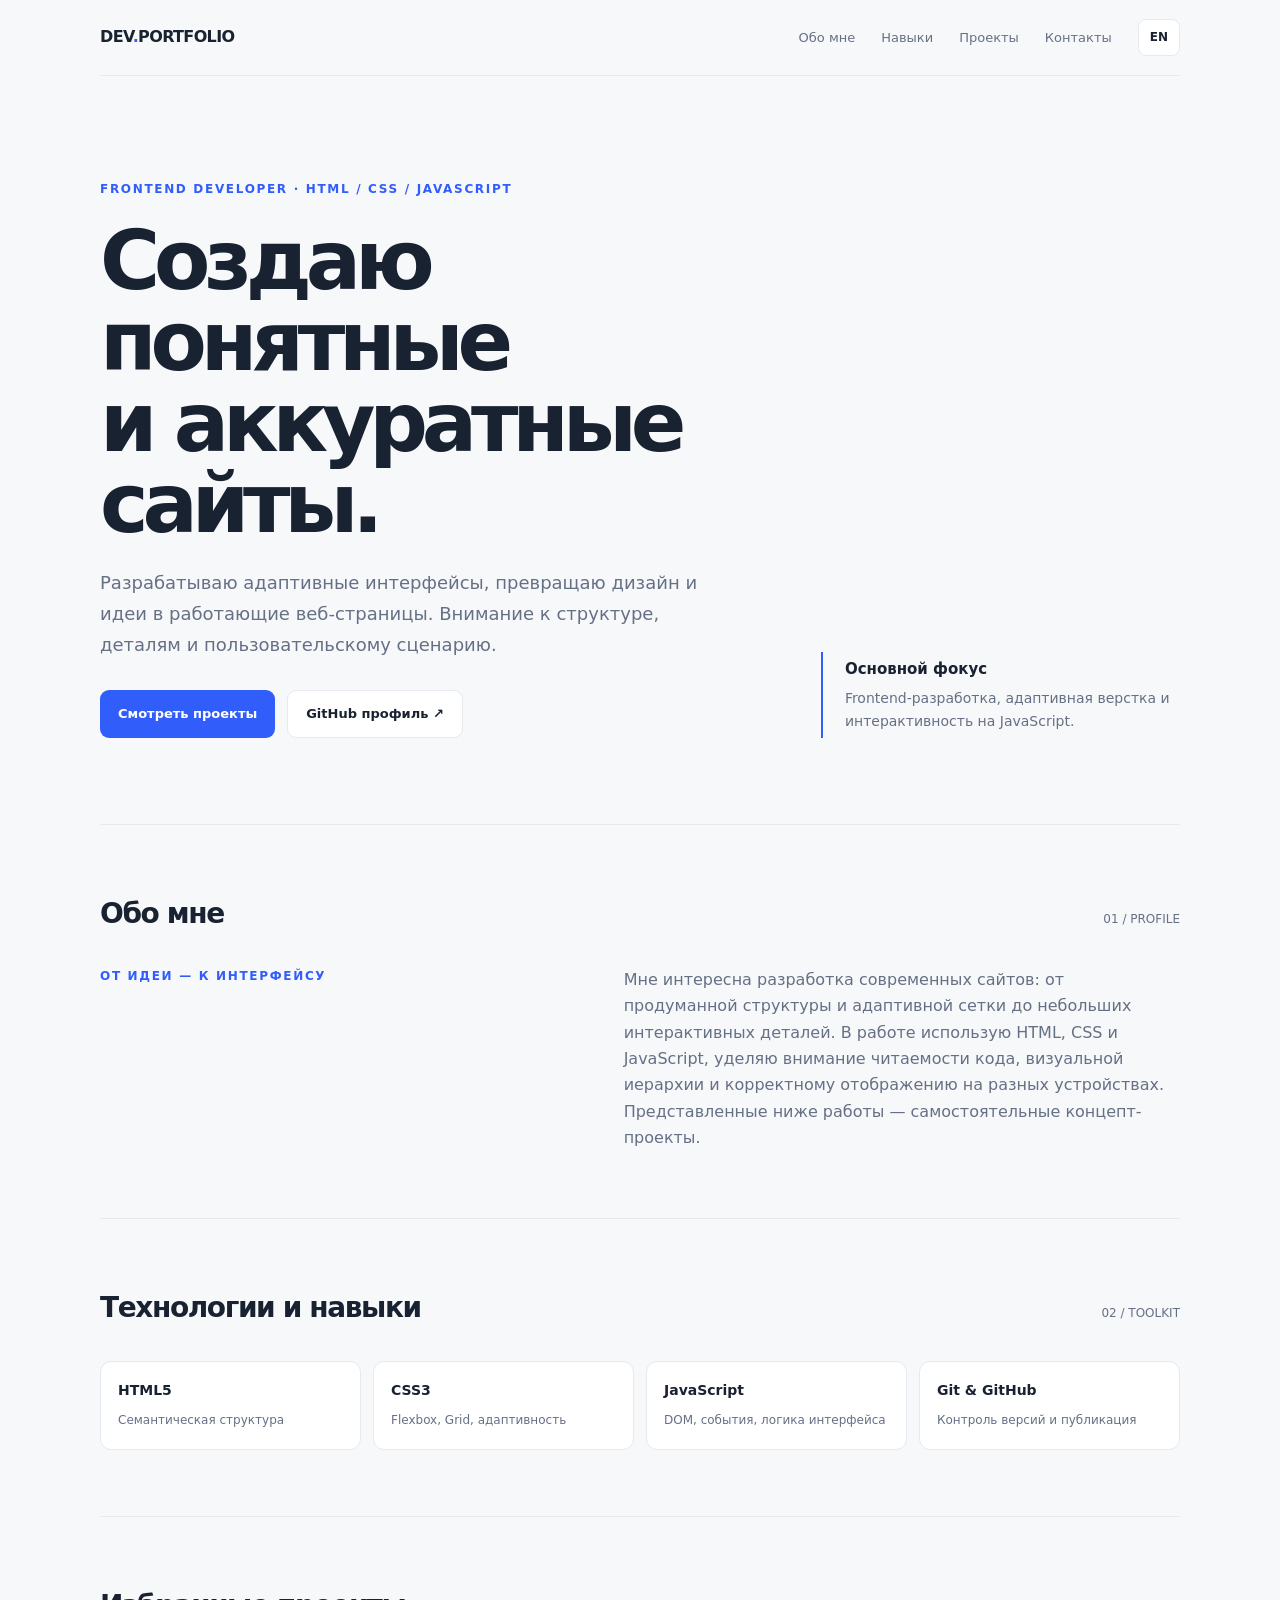
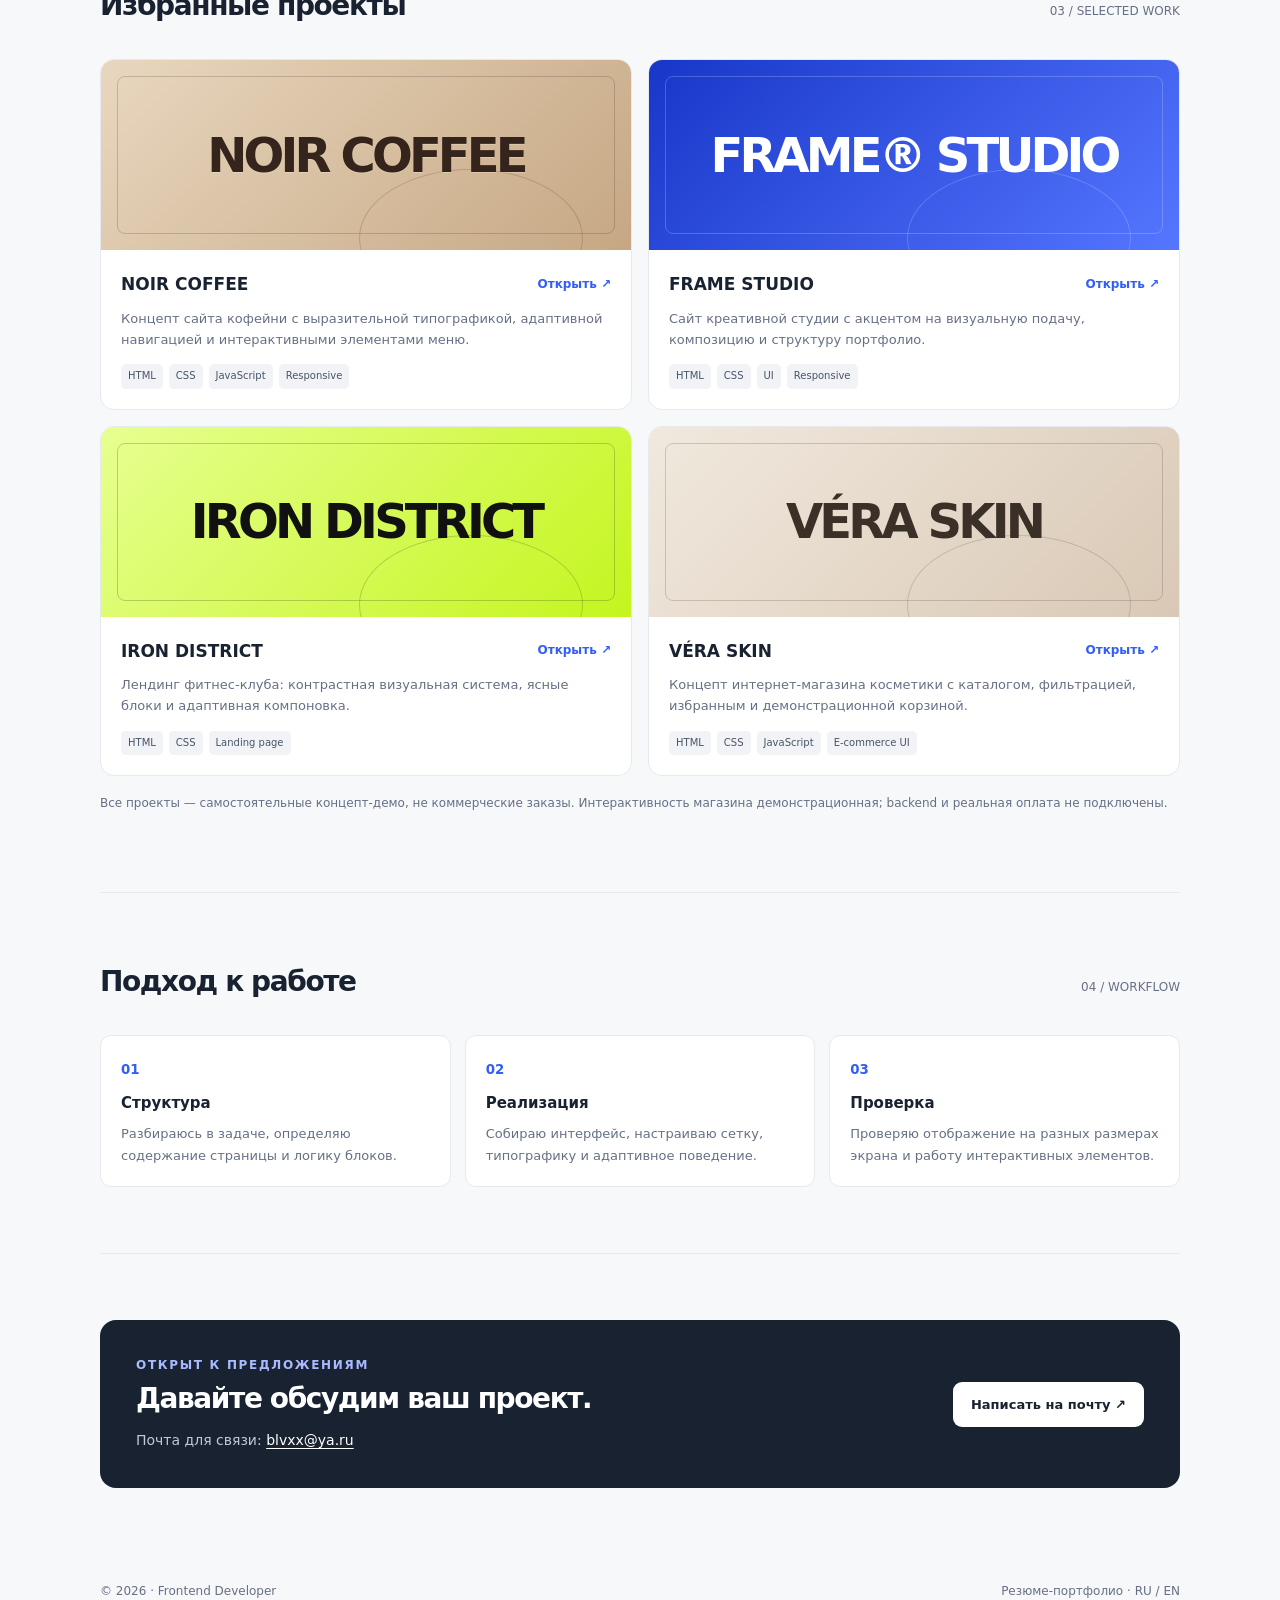
<file: resume/index.html>
<!doctype html>
<html lang="ru">
<head>
  <meta charset="utf-8">
  <meta name="viewport" content="width=device-width, initial-scale=1">
  <meta name="theme-color" content="#f7f8fa">
  <meta name="description" content="Frontend Developer — портфолио и резюме. HTML, CSS, JavaScript, адаптивная верстка.">
  <title>Frontend Developer — Resume & Portfolio</title>
  <style>
    :root{--bg:#f7f8fa;--paper:#fff;--ink:#182230;--muted:#667085;--line:#e6e9ee;--accent:#315efb;--soft:#edf1ff;--max:1080px}
    *{box-sizing:border-box}html{scroll-behavior:smooth}body{margin:0;background:var(--bg);color:var(--ink);font:16px/1.65 Inter,ui-sans-serif,system-ui,-apple-system,"Segoe UI",sans-serif}
    a{color:inherit;text-decoration:none}.shell{width:min(var(--max),calc(100% - 48px));margin:auto}
    header{height:76px;display:flex;align-items:center;justify-content:space-between;border-bottom:1px solid var(--line)}
    .brand{font-weight:750;letter-spacing:-.04em}.brand span{color:var(--accent)}
    nav{display:flex;align-items:center;gap:26px;color:var(--muted);font-size:13px}
    nav a:hover,.text-link:hover{color:var(--accent)}
    .lang{border:1px solid var(--line);background:var(--paper);border-radius:8px;padding:8px 11px;font:inherit;font-size:12px;font-weight:700;cursor:pointer;color:var(--ink)}
    .hero{padding:104px 0 86px;display:grid;grid-template-columns:1.45fr .8fr;gap:70px;align-items:end}
    .eyebrow{font-size:12px;letter-spacing:.14em;text-transform:uppercase;color:var(--accent);font-weight:750}
    h1{font-size:clamp(46px,7vw,82px);letter-spacing:-.075em;line-height:.99;margin:20px 0 24px;font-weight:760}
    .lead{max-width:630px;color:var(--muted);font-size:18px;line-height:1.7;margin:0}
    .hero-side{border-left:2px solid var(--accent);padding:5px 0 5px 22px;color:var(--muted);font-size:14px}
    .hero-side strong{display:block;color:var(--ink);font-size:15px;margin-bottom:5px}
    .actions{display:flex;gap:12px;flex-wrap:wrap;margin-top:30px}
    .btn{display:inline-flex;align-items:center;justify-content:center;padding:12px 18px;border-radius:9px;background:var(--accent);color:white;font-size:13px;font-weight:700}
    .btn.secondary{background:var(--paper);border:1px solid var(--line);color:var(--ink)}
    section{padding:66px 0;border-top:1px solid var(--line)}
    .section-head{display:flex;justify-content:space-between;align-items:baseline;gap:20px;margin-bottom:30px}
    h2{font-size:28px;letter-spacing:-.05em;margin:0}.section-note{font-size:12px;color:var(--muted)}
    .about{display:grid;grid-template-columns:1fr 1.2fr;gap:60px}.about p{margin:0;color:var(--muted);max-width:650px}
    .skills{display:grid;grid-template-columns:repeat(4,1fr);gap:12px}
    .skill{background:var(--paper);border:1px solid var(--line);padding:17px;border-radius:11px}
    .skill b{display:block;font-size:14px;margin-bottom:4px}.skill span{font-size:12px;color:var(--muted)}
    .projects{display:grid;grid-template-columns:1fr 1fr;gap:16px}
    .project{background:var(--paper);border:1px solid var(--line);border-radius:14px;overflow:hidden;transition:transform .2s,border-color .2s}
    .project:hover{transform:translateY(-3px);border-color:#c7d2fe}
    .visual{height:190px;display:flex;align-items:center;justify-content:center;position:relative;isolation:isolate;overflow:hidden;font-size:clamp(29px,4vw,48px);font-weight:850;letter-spacing:-.08em}
    .visual:before{content:"";position:absolute;inset:16px;border:1px solid currentColor;opacity:.2;border-radius:8px;z-index:-1}
    .visual:after{content:"";position:absolute;width:42%;height:72%;right:9%;bottom:-30%;border:1px solid currentColor;border-radius:50%;opacity:.18;z-index:-1}
    .v-noir{background:linear-gradient(135deg,#e8d7bf,#c6a783);color:#35241b;text-shadow:0 1px rgba(255,255,255,.25)}
    .v-frame{background:linear-gradient(135deg,#1837c9,#5576ff);color:#fff}
    .v-iron{background:linear-gradient(135deg,#e7ff91,#c4f51e);color:#111}
    .v-vera{background:linear-gradient(135deg,#f1e9de,#d9c8b5);color:#3b3028}
    .project:focus-visible,.btn:focus-visible,.lang:focus-visible,nav a:focus-visible{outline:3px solid #8ba2ff;outline-offset:4px}
    @media(prefers-reduced-motion:reduce){html{scroll-behavior:auto}*,*:before,*:after{transition:none!important}}
    .project-body{padding:20px}.project-top{display:flex;justify-content:space-between;gap:12px;align-items:center}
    .project h3{font-size:17px;margin:0}.project p{font-size:13px;color:var(--muted);margin:9px 0 14px}
    .chips{display:flex;gap:6px;flex-wrap:wrap}.chip{font-size:10px;color:#475467;background:#f1f3f7;border-radius:5px;padding:4px 7px}
    .project-link{font-size:12px;font-weight:750;color:var(--accent);white-space:nowrap}
    .process{display:grid;grid-template-columns:repeat(3,1fr);gap:14px}
    .step{padding:20px;background:var(--paper);border:1px solid var(--line);border-radius:11px}
    .step small{color:var(--accent);font-weight:800}.step h3{font-size:15px;margin:8px 0}.step p{font-size:13px;color:var(--muted);margin:0}
    .contact{background:var(--ink);color:white;border-radius:16px;padding:36px;display:flex;justify-content:space-between;align-items:center;gap:24px}
    .contact p{margin:7px 0 0;color:#c2c9d4;font-size:14px}.contact p a{color:white;text-decoration:underline;text-underline-offset:3px}.contact .btn{background:white;color:var(--ink);white-space:nowrap}
    footer{padding:28px 0 38px;color:var(--muted);font-size:12px;display:flex;justify-content:space-between;gap:15px}
    @media(max-width:760px){.hero{grid-template-columns:1fr;gap:35px;padding:75px 0 60px}.hero-side{max-width:420px}.about{grid-template-columns:1fr;gap:18px}.skills{grid-template-columns:1fr 1fr}.process{grid-template-columns:1fr}.contact{align-items:flex-start;flex-direction:column}header{height:auto;min-height:76px;align-items:flex-start;padding:17px 0;gap:14px;flex-direction:column}nav{width:100%;justify-content:space-between;gap:10px}nav a{display:inline;font-size:12px}}
    @media(max-width:520px){.shell{width:min(100% - 32px,var(--max))}.projects{grid-template-columns:1fr}.visual{height:160px}.section-head{align-items:flex-start;flex-direction:column}h2{font-size:25px}.hero{padding-top:60px}footer{flex-direction:column}nav{flex-wrap:wrap;justify-content:flex-start;column-gap:17px;row-gap:10px}}
  </style>
</head>
<body>
  <div class="shell">
    <header>
      <a class="brand" href="#top">DEV<span>.</span>PORTFOLIO</a>
      <nav aria-label="Main navigation">
        <a href="#about" data-i18n="navAbout">Обо мне</a>
        <a href="#skills" data-i18n="navSkills">Навыки</a>
        <a href="#projects" data-i18n="navProjects">Проекты</a>
        <a href="#contact" data-i18n="navContact">Контакты</a>
        <button class="lang" id="lang" type="button" aria-label="Switch language">EN</button>
      </nav>
    </header>

    <main id="top">
      <div class="hero">
        <div>
          <div class="eyebrow" data-i18n="eyebrow">Frontend Developer · HTML / CSS / JavaScript</div>
          <h1 data-i18n="headline">Создаю понятные<br>и аккуратные сайты.</h1>
          <p class="lead" data-i18n="lead">Разрабатываю адаптивные интерфейсы, превращаю дизайн и идеи в работающие веб-страницы. Внимание к структуре, деталям и пользовательскому сценарию.</p>
          <div class="actions">
            <a class="btn" href="#projects" data-i18n="seeProjects">Смотреть проекты</a>
            <a class="btn secondary" href="https://github.com/blvxx" target="_blank" rel="noreferrer" data-i18n="github">GitHub профиль ↗</a>
          </div>
        </div>
        <aside class="hero-side">
          <strong data-i18n="focusTitle">Основной фокус</strong>
          <span data-i18n="focusText">Frontend-разработка, адаптивная верстка и интерактивность на JavaScript.</span>
        </aside>
      </div>

      <section id="about">
        <div class="section-head"><h2 data-i18n="aboutTitle">Обо мне</h2><span class="section-note">01 / PROFILE</span></div>
        <div class="about">
          <div class="eyebrow" data-i18n="aboutSub">От идеи — к интерфейсу</div>
          <p data-i18n="aboutText">Мне интересна разработка современных сайтов: от продуманной структуры и адаптивной сетки до небольших интерактивных деталей. В работе использую HTML, CSS и JavaScript, уделяю внимание читаемости кода, визуальной иерархии и корректному отображению на разных устройствах. Представленные ниже работы — самостоятельные концепт-проекты.</p>
        </div>
      </section>

      <section id="skills">
        <div class="section-head"><h2 data-i18n="skillsTitle">Технологии и навыки</h2><span class="section-note">02 / TOOLKIT</span></div>
        <div class="skills">
          <div class="skill"><b>HTML5</b><span data-i18n="htmlDesc">Семантическая структура</span></div>
          <div class="skill"><b>CSS3</b><span data-i18n="cssDesc">Flexbox, Grid, адаптивность</span></div>
          <div class="skill"><b>JavaScript</b><span data-i18n="jsDesc">DOM, события, логика интерфейса</span></div>
          <div class="skill"><b>Git & GitHub</b><span data-i18n="gitDesc">Контроль версий и публикация</span></div>
        </div>
      </section>

      <section id="projects">
        <div class="section-head"><h2 data-i18n="projectsTitle">Избранные проекты</h2><span class="section-note">03 / SELECTED WORK</span></div>
        <div class="projects">
          <a class="project" href="../projects/noir-coffee/">
            <div class="visual v-noir">NOIR COFFEE</div>
            <div class="project-body"><div class="project-top"><h3>NOIR COFFEE</h3><span class="project-link" data-i18n="openProject">Открыть ↗</span></div><p data-i18n="noirDesc">Концепт сайта кофейни с выразительной типографикой, адаптивной навигацией и интерактивными элементами меню.</p><div class="chips"><span class="chip">HTML</span><span class="chip">CSS</span><span class="chip">JavaScript</span><span class="chip">Responsive</span></div></div>
          </a>
          <a class="project" href="../projects/frame-studio/">
            <div class="visual v-frame">FRAME® STUDIO</div>
            <div class="project-body"><div class="project-top"><h3>FRAME STUDIO</h3><span class="project-link" data-i18n="openProject">Открыть ↗</span></div><p data-i18n="frameDesc">Сайт креативной студии с акцентом на визуальную подачу, композицию и структуру портфолио.</p><div class="chips"><span class="chip">HTML</span><span class="chip">CSS</span><span class="chip">UI</span><span class="chip">Responsive</span></div></div>
          </a>
          <a class="project" href="../projects/iron-district/">
            <div class="visual v-iron">IRON DISTRICT</div>
            <div class="project-body"><div class="project-top"><h3>IRON DISTRICT</h3><span class="project-link" data-i18n="openProject">Открыть ↗</span></div><p data-i18n="ironDesc">Лендинг фитнес-клуба: контрастная визуальная система, ясные блоки и адаптивная компоновка.</p><div class="chips"><span class="chip">HTML</span><span class="chip">CSS</span><span class="chip">Landing page</span></div></div>
          </a>
          <a class="project" href="../projects/vera-skin/">
            <div class="visual v-vera">VÉRA SKIN</div>
            <div class="project-body"><div class="project-top"><h3>VÉRA SKIN</h3><span class="project-link" data-i18n="openProject">Открыть ↗</span></div><p data-i18n="veraDesc">Концепт интернет-магазина косметики с каталогом, фильтрацией, избранным и демонстрационной корзиной.</p><div class="chips"><span class="chip">HTML</span><span class="chip">CSS</span><span class="chip">JavaScript</span><span class="chip">E-commerce UI</span></div></div>
          </a>
        </div>
        <p class="section-note" style="margin-top:18px" data-i18n="conceptNote">Все проекты — самостоятельные концепт-демо, не коммерческие заказы. Интерактивность магазина демонстрационная; backend и реальная оплата не подключены.</p>
      </section>

      <section>
        <div class="section-head"><h2 data-i18n="processTitle">Подход к работе</h2><span class="section-note">04 / WORKFLOW</span></div>
        <div class="process">
          <article class="step"><small>01</small><h3 data-i18n="step1Title">Структура</h3><p data-i18n="step1Text">Разбираюсь в задаче, определяю содержание страницы и логику блоков.</p></article>
          <article class="step"><small>02</small><h3 data-i18n="step2Title">Реализация</h3><p data-i18n="step2Text">Собираю интерфейс, настраиваю сетку, типографику и адаптивное поведение.</p></article>
          <article class="step"><small>03</small><h3 data-i18n="step3Title">Проверка</h3><p data-i18n="step3Text">Проверяю отображение на разных размерах экрана и работу интерактивных элементов.</p></article>
        </div>
      </section>

      <section id="contact">
        <div class="contact">
          <div><div class="eyebrow" style="color:#a9baff" data-i18n="contactEyebrow">Открыт к предложениям</div><h2 data-i18n="contactTitle">Давайте обсудим ваш проект.</h2><p data-i18n="contactText">Связаться со мной и посмотреть код работ можно через GitHub.</p></div>
          <a class="btn" href="mailto:blvxx@ya.ru" data-i18n="contactButton">Написать на почту ↗</a>
        </div>
      </section>
    </main>
    <footer><span>© <span id="year"></span> · Frontend Developer</span><span data-i18n="footerNote">Резюме-портфолио · RU / EN</span></footer>
  </div>
  <script>
    const translations = {
      ru:{
        navAbout:"Обо мне",navSkills:"Навыки",navProjects:"Проекты",navContact:"Контакты",
        eyebrow:"Frontend Developer · HTML / CSS / JavaScript",headline:"Создаю понятные<br>и аккуратные сайты.",
        lead:"Разрабатываю адаптивные интерфейсы, превращаю дизайн и идеи в работающие веб-страницы. Внимание к структуре, деталям и пользовательскому сценарию.",
        seeProjects:"Смотреть проекты",github:"GitHub профиль ↗",focusTitle:"Основной фокус",focusText:"Frontend-разработка, адаптивная верстка и интерактивность на JavaScript.",
        aboutTitle:"Обо мне",aboutSub:"От идеи — к интерфейсу",aboutText:"Мне интересна разработка современных сайтов: от продуманной структуры и адаптивной сетки до небольших интерактивных деталей. В работе использую HTML, CSS и JavaScript, уделяю внимание читаемости кода, визуальной иерархии и корректному отображению на разных устройствах. Представленные ниже работы — самостоятельные концепт-проекты.",
        skillsTitle:"Технологии и навыки",htmlDesc:"Семантическая структура",cssDesc:"Flexbox, Grid, адаптивность",jsDesc:"DOM, события, логика интерфейса",gitDesc:"Контроль версий и публикация",
        projectsTitle:"Избранные проекты",openProject:"Открыть ↗",noirDesc:"Концепт сайта кофейни с выразительной типографикой, адаптивной навигацией и интерактивными элементами меню.",frameDesc:"Сайт креативной студии с акцентом на визуальную подачу, композицию и структуру портфолио.",ironDesc:"Лендинг фитнес-клуба: контрастная визуальная система, ясные блоки и адаптивная компоновка.",veraDesc:"Концепт интернет-магазина косметики с каталогом, фильтрацией, избранным и демонстрационной корзиной.",conceptNote:"Все проекты — самостоятельные концепт-демо, не коммерческие заказы. Интерактивность магазина демонстрационная; backend и реальная оплата не подключены.",
        processTitle:"Подход к работе",step1Title:"Структура",step1Text:"Разбираюсь в задаче, определяю содержание страницы и логику блоков.",step2Title:"Реализация",step2Text:"Собираю интерфейс, настраиваю сетку, типографику и адаптивное поведение.",step3Title:"Проверка",step3Text:"Проверяю отображение на разных размерах экрана и работу интерактивных элементов.",
        contactEyebrow:"Открыт к предложениям",contactTitle:"Давайте обсудим ваш проект.",contactText:"Почта для связи: <a href=\"mailto:blvxx@ya.ru\">blvxx@ya.ru</a>",contactButton:"Написать на почту ↗",footerNote:"Резюме-портфолио · RU / EN"
      },
      en:{
        navAbout:"About",navSkills:"Skills",navProjects:"Projects",navContact:"Contact",
        eyebrow:"Frontend Developer · HTML / CSS / JavaScript",headline:"Building clear<br>and thoughtful websites.",
        lead:"I build responsive interfaces and turn designs and ideas into working web pages, with attention to structure, detail, and user experience.",
        seeProjects:"View projects",github:"GitHub profile ↗",focusTitle:"Core focus",focusText:"Frontend development, responsive layouts, and JavaScript interactions.",
        aboutTitle:"About me",aboutSub:"From idea to interface",aboutText:"I enjoy building modern websites — from clear page structure and responsive grids to small interactive details. I work with HTML, CSS, and JavaScript, focusing on readable code, visual hierarchy, and consistent behavior across devices. The work below consists of independent concept projects.",
        skillsTitle:"Skills & technologies",htmlDesc:"Semantic page structure",cssDesc:"Flexbox, Grid, responsive layouts",jsDesc:"DOM, events, interface logic",gitDesc:"Version control and publishing",
        projectsTitle:"Selected projects",openProject:"View project ↗",noirDesc:"Coffee shop website concept with expressive typography, responsive navigation, and interactive menu elements.",frameDesc:"Creative studio website focused on visual presentation, composition, and portfolio structure.",ironDesc:"Fitness club landing page with a bold visual system, clear content sections, and responsive layout.",veraDesc:"Skincare store concept featuring a product catalogue, filters, favorites, and a demo shopping cart.",conceptNote:"All projects are independent concept demos, not commissioned client work. Store interactions are for demonstration; no backend or real payment processing is connected.",
        processTitle:"Work approach",step1Title:"Structure",step1Text:"Understand the task, define page content, and plan the section hierarchy.",step2Title:"Build",step2Text:"Develop the interface, layout grid, typography, and responsive behavior.",step3Title:"Review",step3Text:"Check the page across screen sizes and test interactive elements.",
        contactEyebrow:"Open to opportunities",contactTitle:"Let's discuss your project.",contactText:"Email me at <a href=\"mailto:blvxx@ya.ru\">blvxx@ya.ru</a>.",contactButton:"Send an email ↗",footerNote:"Resume & portfolio · RU / EN"
      }
    };
    let currentLang = "ru";
    const langButton = document.getElementById("lang");
    function setLanguage(lang){
      currentLang = lang;
      document.documentElement.lang = lang;
      document.querySelectorAll("[data-i18n]").forEach(el=>{
        const key = el.dataset.i18n;
        if(translations[lang][key]) el.innerHTML = translations[lang][key];
      });
      langButton.textContent = lang === "ru" ? "EN" : "RU";
      try{localStorage.setItem("resume-language",lang)}catch(e){}
    }
    langButton.addEventListener("click",()=>setLanguage(currentLang === "ru" ? "en" : "ru"));
    let saved = "ru";
    try{saved = localStorage.getItem("resume-language") || "ru"}catch(e){}
    setLanguage(saved === "en" ? "en" : "ru");
    document.getElementById("year").textContent = new Date().getFullYear();
  </script>
</body>
</html>
</file>
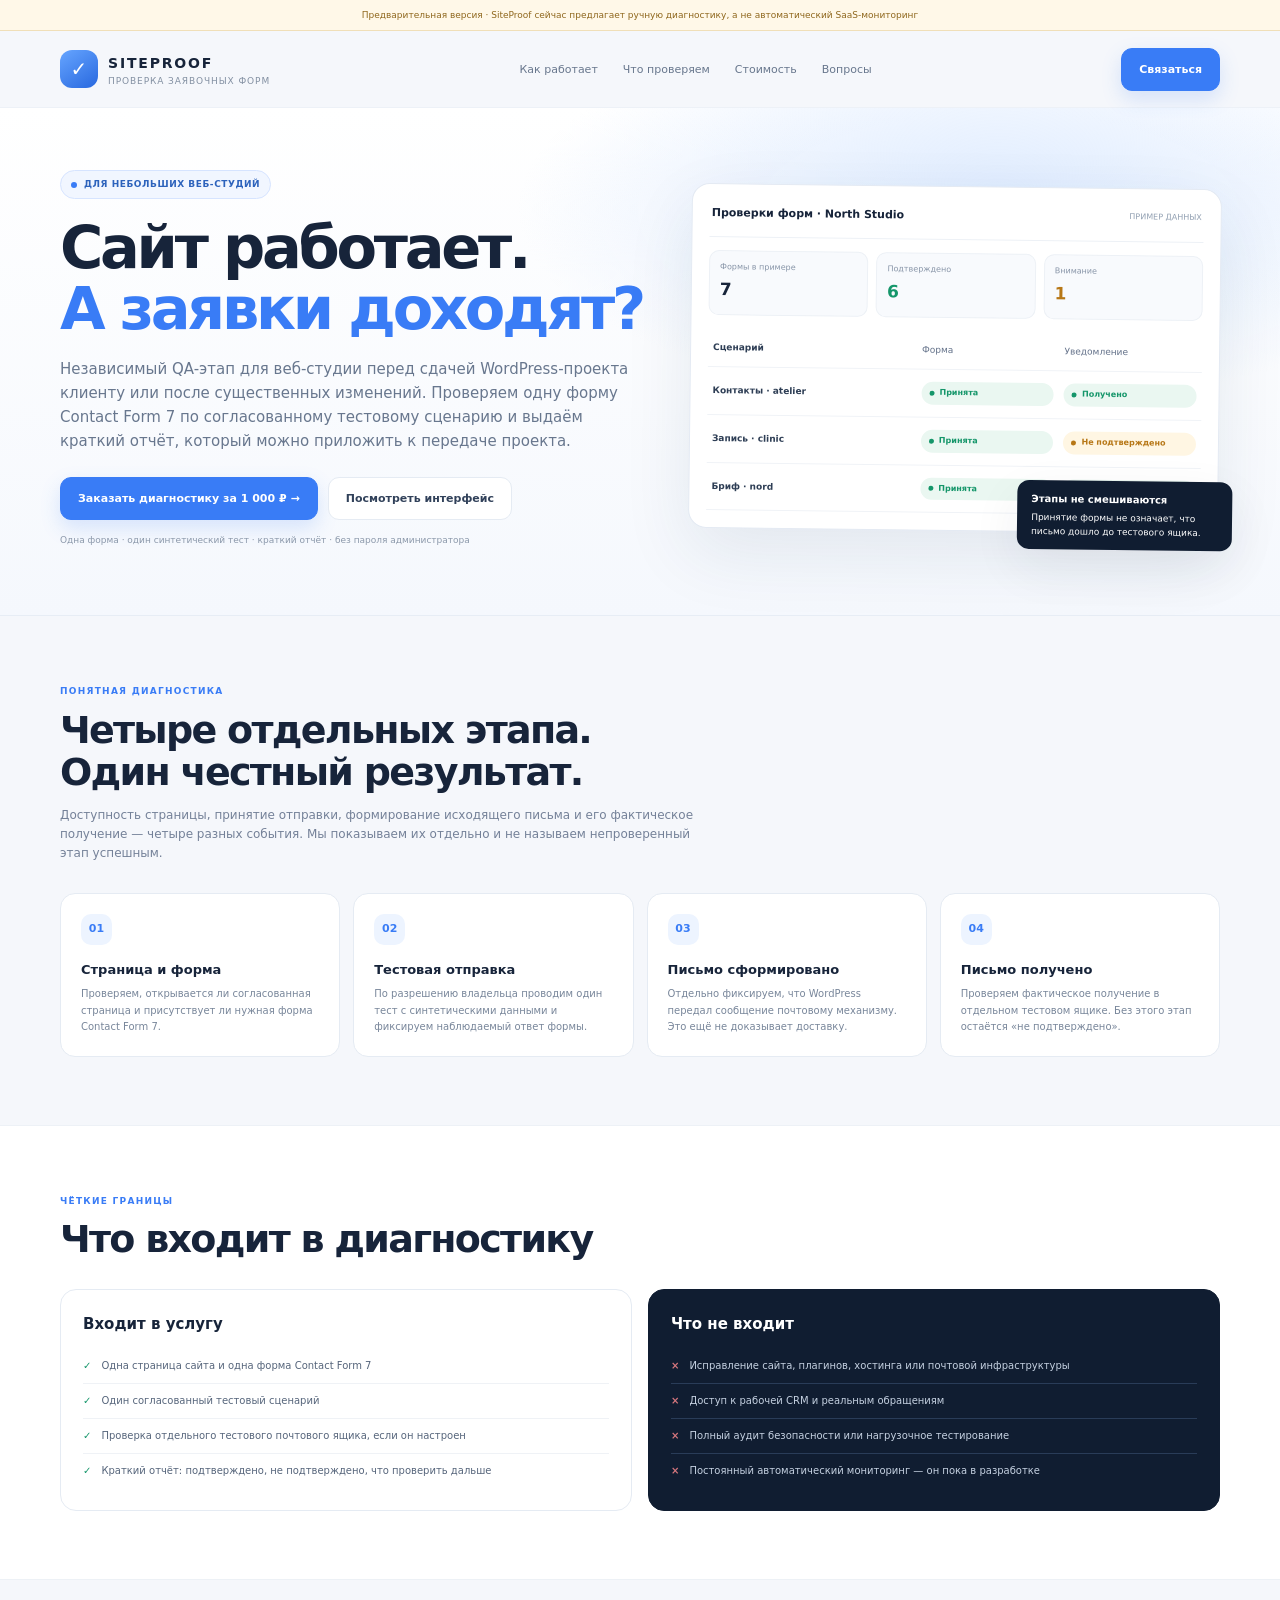
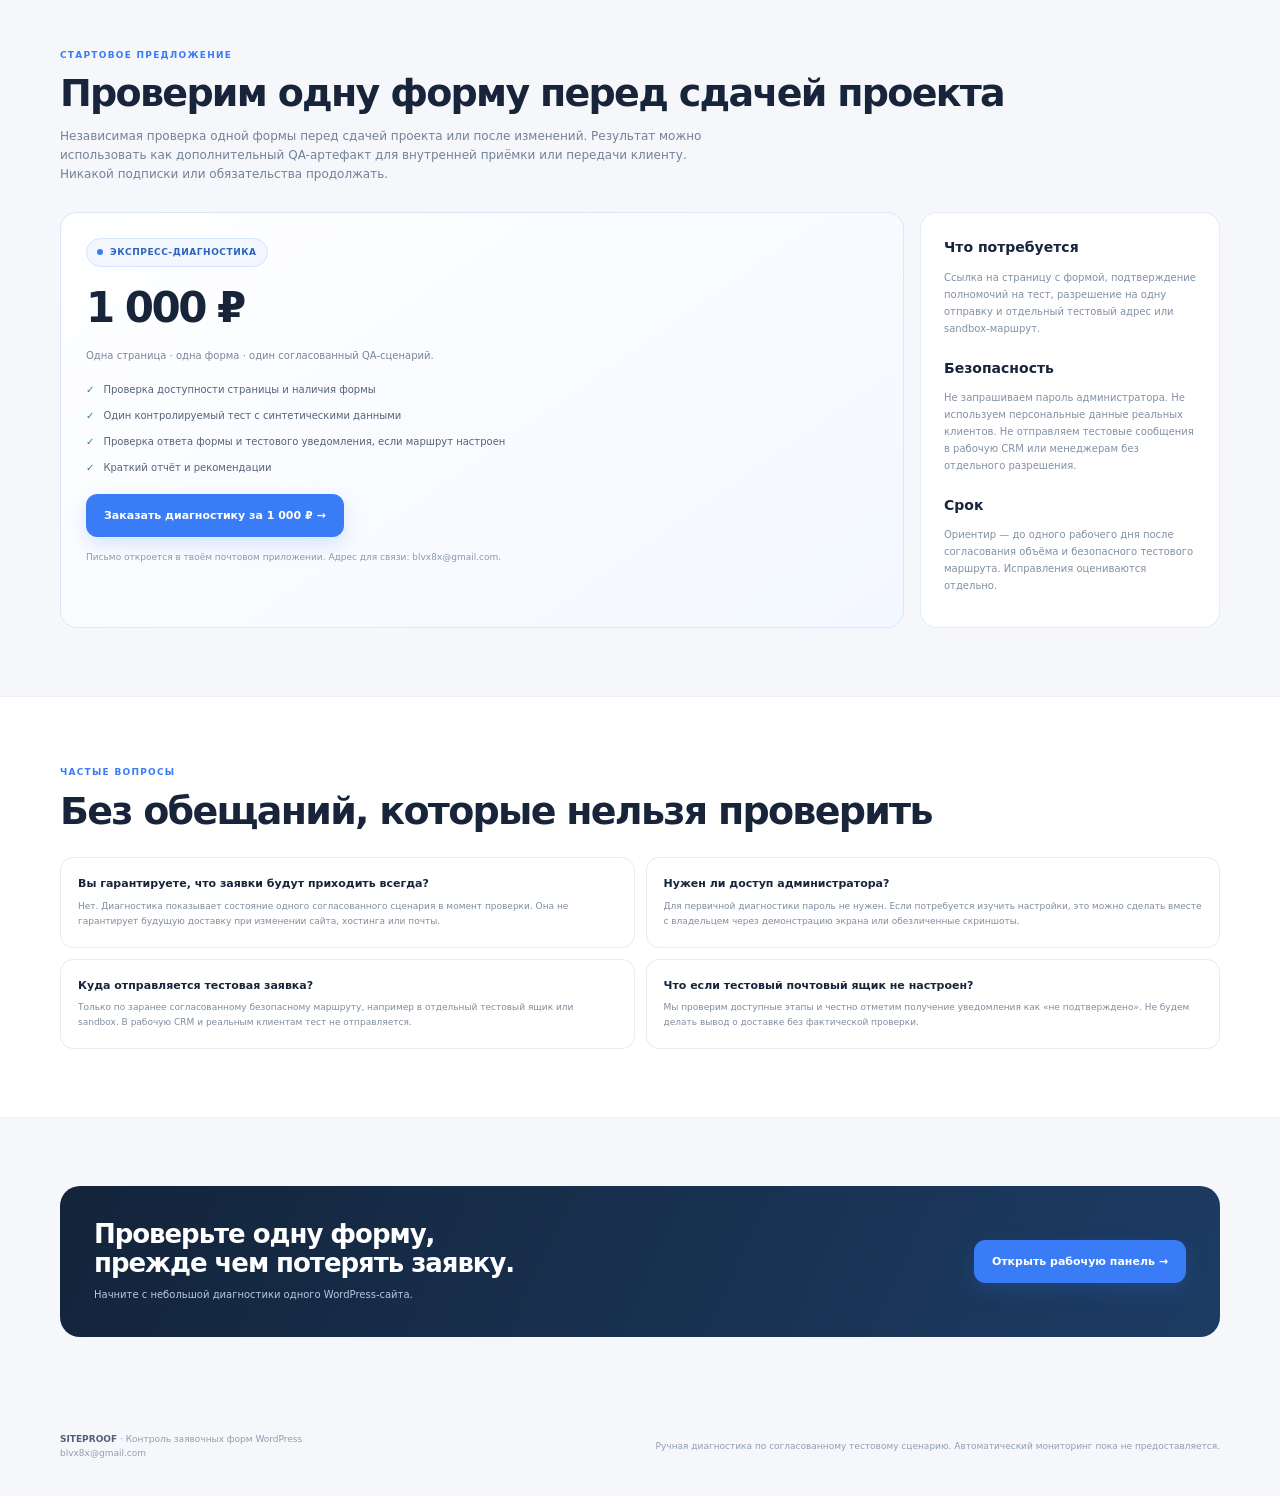
<file: products/siteproof-demo/index.html>
<!doctype html>
<html lang="ru">
<head>
<meta charset="utf-8">
<meta name="viewport" content="width=device-width,initial-scale=1">
<meta name="theme-color" content="#101b2d">
<meta name="description" content="Независимая проверка форм WordPress Contact Form 7 перед сдачей проекта или после существенных изменений. Краткий отчёт для веб-студии и клиента.">
<title>SiteProof — независимая проверка форм WordPress</title>
<style>
:root{--bg:#f5f7fb;--ink:#17243a;--muted:#718097;--line:#e5ebf3;--blue:#397cf6;--blue2:#255ec3;--navy:#101d31;--green:#15966a;--greenbg:#eaf7f1;--amber:#b77716;--amberbg:#fff6e3;--white:#fff;--radius:18px;--shadow:0 18px 50px #17243a12}
*{box-sizing:border-box}html{scroll-behavior:smooth}body{margin:0;background:var(--bg);color:var(--ink);font:15px/1.6 Inter,ui-sans-serif,system-ui,-apple-system,"Segoe UI",sans-serif}a{color:inherit;text-decoration:none}button{font:inherit;cursor:pointer}.wrap{width:min(1160px,calc(100% - 42px));margin:0 auto}.top{height:76px;display:flex;align-items:center;justify-content:space-between}.brand{display:flex;align-items:center;gap:10px}.mark{width:38px;height:38px;border-radius:12px;background:linear-gradient(145deg,#66a5ff,#2868df);color:#fff;display:grid;place-items:center;font-weight:900;font-size:20px}.brand b{font-size:14px;letter-spacing:.13em}.brand small{display:block;color:#8390a2;font-size:9px;letter-spacing:.1em;margin-top:-1px}.nav{display:flex;align-items:center;gap:25px;color:#68778d;font-size:11px}.nav a:hover{color:var(--blue)}.btn{display:inline-flex;align-items:center;justify-content:center;gap:8px;border-radius:11px;padding:12px 17px;font-size:11px;font-weight:800;border:1px solid var(--line);background:#fff;color:#31415a;transition:.16s}.btn:hover{transform:translateY(-1px);box-shadow:0 8px 22px #17243a14}.btn.primary{background:var(--blue);border-color:var(--blue);color:#fff;box-shadow:0 8px 20px #397cf62d}.btn.primary:hover{background:var(--blue2)}.pill{display:inline-flex;align-items:center;gap:7px;border:1px solid #d6e4ff;background:#f1f6ff;color:#2d63bc;padding:6px 10px;border-radius:30px;font-size:9px;font-weight:850;letter-spacing:.06em;text-transform:uppercase}.pill:before{content:"";width:6px;height:6px;border-radius:50%;background:var(--blue)}.hero{padding:62px 0 68px;background:radial-gradient(ellipse at 78% 20%,#dceaff 0,transparent 34%),linear-gradient(180deg,#fff 0,#f5f8fd 100%);border-top:1px solid #edf1f7;border-bottom:1px solid #e7edf5}.hero-grid{display:grid;grid-template-columns:minmax(0,1.05fr) minmax(390px,.95fr);align-items:center;gap:44px}.hero h1{font-size:clamp(36px,5.2vw,59px);line-height:1.04;letter-spacing:-.055em;margin:18px 0 17px;max-width:620px}.hero h1 span{color:var(--blue)}.hero p{font-size:15px;color:#68778e;max-width:590px;margin:0 0 24px}.hero-actions{display:flex;gap:10px;flex-wrap:wrap}.micro{font-size:9px;color:#8b98aa;margin-top:13px}.mock{position:relative;background:#fff;border:1px solid #e4eaf3;border-radius:18px;box-shadow:0 25px 70px #1b365a17;padding:17px;transform:rotate(.7deg)}.mock-top{display:flex;justify-content:space-between;align-items:center;padding:3px 2px 14px;border-bottom:1px solid #edf1f6}.mock-top b{font-size:11px}.mock-top small{font-size:8px;color:#92a0b2}.mock-stats{display:grid;grid-template-columns:repeat(3,1fr);gap:8px;margin:13px 0}.stat{padding:10px;background:#f8fafd;border:1px solid #edf1f6;border-radius:10px}.stat small{display:block;color:#8794a7;font-size:8px}.stat b{display:block;font-size:17px;margin-top:3px}.mock-row{display:grid;grid-template-columns:1.2fr .8fr .8fr;align-items:center;gap:10px;padding:12px 5px;border-bottom:1px solid #f0f3f7;font-size:9px;color:#637189}.mock-row:last-child{border:0}.mock-row strong{color:#2e3e55}.status{display:inline-flex;align-items:center;gap:5px;padding:5px 8px;border-radius:30px;font-size:8px;font-weight:850;white-space:nowrap}.status:before{content:"";width:5px;height:5px;border-radius:50%;background:currentColor}.ok{background:var(--greenbg);color:var(--green)}.warn{background:var(--amberbg);color:var(--amber)}.mock-note{position:absolute;right:-15px;bottom:-18px;background:var(--navy);color:#fff;border-radius:12px;padding:11px 14px;box-shadow:var(--shadow);font-size:9px;max-width:215px}.mock-note b{display:block;font-size:10px;margin-bottom:3px}.section{padding:68px 0}.section.white{background:#fff;border-top:1px solid #edf1f6;border-bottom:1px solid #edf1f6}.eyebrow{font-size:9px;letter-spacing:.14em;text-transform:uppercase;color:var(--blue);font-weight:900}.section h2{font-size:clamp(27px,3.5vw,38px);letter-spacing:-.045em;line-height:1.12;margin:10px 0 12px}.section-intro{font-size:12px;color:#748198;max-width:650px;margin:0}.steps{display:grid;grid-template-columns:repeat(4,minmax(0,1fr));gap:13px;margin-top:29px}.step{background:#fff;border:1px solid var(--line);border-radius:15px;padding:20px}.step-no{height:31px;width:31px;border-radius:10px;background:#edf4ff;color:var(--blue);display:grid;place-items:center;font-weight:900;font-size:11px}.step h3{font-size:13px;margin:15px 0 6px}.step p{font-size:10px;color:#78869a;line-height:1.65;margin:0}.two{display:grid;grid-template-columns:1fr 1fr;gap:16px;margin-top:28px}.panel{border:1px solid var(--line);border-radius:16px;padding:22px;background:#fff}.panel.dark{background:var(--navy);color:#fff;border-color:var(--navy)}.panel h3{font-size:15px;margin:0 0 13px}.lineitem{display:flex;gap:10px;align-items:flex-start;padding:9px 0;border-bottom:1px solid #eff2f6;font-size:10px;color:#56657b}.panel.dark .lineitem{color:#c5d1e1;border-color:#293c58}.lineitem:last-child{border:0}.check{color:var(--green);font-weight:900}.x{color:#d7777e;font-weight:900}.panel.dark .muted{color:#aebed2}.pricegrid{display:grid;grid-template-columns:minmax(0,1fr) 300px;gap:16px;margin-top:28px;align-items:stretch}.pricecard{padding:25px;border:1px solid #dbe6f8;border-radius:17px;background:linear-gradient(145deg,#fff,#f3f7ff)}.price{font-size:42px;font-weight:900;letter-spacing:-.06em;margin:7px 0}.pricecard p{font-size:10px;color:#77859a;margin:0}.pricecard .btn{margin-top:18px}.included{display:grid;gap:10px;margin-top:18px}.included div{font-size:10px;color:#53627a;display:flex;gap:9px}.sidecard{padding:23px;background:#fff;border:1px solid var(--line);border-radius:17px}.sidecard h3{font-size:14px;margin:0 0 9px}.sidecard p{font-size:10px;color:#8290a3;line-height:1.7}.faq{display:grid;grid-template-columns:1fr 1fr;gap:11px;margin-top:25px}.faq article{padding:17px;border:1px solid var(--line);border-radius:13px;background:#fff}.faq h3{font-size:11px;margin:0 0 6px}.faq p{font-size:9px;color:#7f8da1;margin:0;line-height:1.7}.cta{background:linear-gradient(115deg,#13243a,#1d3c64);color:#fff;border-radius:20px;padding:34px;display:flex;align-items:center;justify-content:space-between;gap:22px}.cta h2{font-size:26px;line-height:1.14;letter-spacing:-.04em;margin:0}.cta p{font-size:10px;color:#b7c8de;margin:8px 0 0}.cta .btn{white-space:nowrap}.footer{padding:27px 0 35px;color:#929eb0;font-size:9px;display:flex;justify-content:space-between;gap:15px;align-items:center}.footer b{color:#506077}.toast{position:fixed;bottom:18px;right:18px;background:#17243a;color:#fff;padding:11px 15px;border-radius:10px;font-size:10px;box-shadow:var(--shadow);opacity:0;pointer-events:none;transition:.2s}.toast.show{opacity:1}.demo-banner{background:#fff8e8;border-bottom:1px solid #f0dfb8;color:#8f671d;font-size:9px;text-align:center;padding:8px 12px}
@media(max-width:900px){.hero-grid{grid-template-columns:1fr;gap:32px}.mock{max-width:620px}.pricegrid{grid-template-columns:1fr 1fr}.nav{gap:13px}}
@media(max-width:650px){.wrap{width:min(100% - 28px,1160px)}.top{height:64px}.nav{display:none}.top>.btn{padding:9px 11px}.hero{padding:43px 0 48px}.hero h1{font-size:40px}.mock{padding:12px;transform:none}.mock-row{grid-template-columns:1fr .8fr}.mock-row span:last-child{display:none}.mock-note{right:5px;bottom:-28px}.section{padding:48px 0}.steps,.two,.pricegrid,.faq{grid-template-columns:1fr}.cta{padding:24px;display:block}.cta .btn{margin-top:17px}.footer{display:block}.footer span{display:block;margin-top:8px}}
</style>
</head>
<body>
<div class="demo-banner">Предварительная версия · SiteProof сейчас предлагает ручную диагностику, а не автоматический SaaS-мониторинг</div>
<header class="wrap top">
 <a class="brand" href="#"><span class="mark">✓</span><span><b>SITEPROOF</b><small>ПРОВЕРКА ЗАЯВОЧНЫХ ФОРМ</small></span></a>
 <nav class="nav"><a href="#how">Как работает</a><a href="#scope">Что проверяем</a><a href="#price">Стоимость</a><a href="#faq">Вопросы</a></nav>
 <a class="btn primary" href="mailto:blvx8x@gmail.com?subject=SiteProof%20%E2%80%94%20%D0%B4%D0%B8%D0%B0%D0%B3%D0%BD%D0%BE%D1%81%D1%82%D0%B8%D0%BA%D0%B0%20Contact%20Form%207">Связаться</a>
</header>
<section class="hero">
 <div class="wrap hero-grid">
  <div>
   <span class="pill">Для небольших веб-студий</span>
   <h1>Сайт работает.<br><span>А заявки доходят?</span></h1>
   <p>Независимый QA-этап для веб-студии перед сдачей WordPress-проекта клиенту или после существенных изменений. Проверяем одну форму Contact Form 7 по согласованному тестовому сценарию и выдаём краткий отчёт, который можно приложить к передаче проекта.</p>
   <div class="hero-actions"><a class="btn primary" href="#price">Заказать диагностику за 1 000 ₽ →</a><a class="btn" href="demo.html">Посмотреть интерфейс</a></div>
   <div class="micro">Одна форма · один синтетический тест · краткий отчёт · без пароля администратора</div>
  </div>
  <div class="mock" aria-label="Демонстрационный пример статусов проверки">
   <div class="mock-top"><b>Проверки форм · North Studio</b><small>ПРИМЕР ДАННЫХ</small></div>
   <div class="mock-stats"><div class="stat"><small>Формы в примере</small><b>7</b></div><div class="stat"><small>Подтверждено</small><b style="color:var(--green)">6</b></div><div class="stat"><small>Внимание</small><b style="color:var(--amber)">1</b></div></div>
   <div class="mock-row"><strong>Сценарий</strong><span>Форма</span><span>Уведомление</span></div>
   <div class="mock-row"><strong>Контакты · atelier</strong><span class="status ok">Принята</span><span class="status ok">Получено</span></div>
   <div class="mock-row"><strong>Запись · clinic</strong><span class="status ok">Принята</span><span class="status warn">Не подтверждено</span></div>
   <div class="mock-row"><strong>Бриф · nord</strong><span class="status ok">Принята</span><span class="status ok">Получено</span></div>
   <div class="mock-note"><b>Этапы не смешиваются</b>Принятие формы не означает, что письмо дошло до тестового ящика.</div>
  </div>
 </div>
</section>
<section class="section" id="how">
 <div class="wrap">
  <div class="eyebrow">Понятная диагностика</div>
  <h2>Четыре отдельных этапа.<br>Один честный результат.</h2>
  <p class="section-intro">Доступность страницы, принятие отправки, формирование исходящего письма и его фактическое получение — четыре разных события. Мы показываем их отдельно и не называем непроверенный этап успешным.</p>
  <div class="steps">
   <article class="step"><div class="step-no">01</div><h3>Страница и форма</h3><p>Проверяем, открывается ли согласованная страница и присутствует ли нужная форма Contact Form 7.</p></article>
   <article class="step"><div class="step-no">02</div><h3>Тестовая отправка</h3><p>По разрешению владельца проводим один тест с синтетическими данными и фиксируем наблюдаемый ответ формы.</p></article>
   <article class="step"><div class="step-no">03</div><h3>Письмо сформировано</h3><p>Отдельно фиксируем, что WordPress передал сообщение почтовому механизму. Это ещё не доказывает доставку.</p></article>
   <article class="step"><div class="step-no">04</div><h3>Письмо получено</h3><p>Проверяем фактическое получение в отдельном тестовом ящике. Без этого этап остаётся «не подтверждено».</p></article>
  </div>
 </div>
</section>
<section class="section white" id="scope">
 <div class="wrap">
  <div class="eyebrow">Чёткие границы</div>
  <h2>Что входит в диагностику</h2>
  <div class="two">
   <div class="panel"><h3>Входит в услугу</h3><div class="lineitem"><span class="check">✓</span>Одна страница сайта и одна форма Contact Form 7</div><div class="lineitem"><span class="check">✓</span>Один согласованный тестовый сценарий</div><div class="lineitem"><span class="check">✓</span>Проверка отдельного тестового почтового ящика, если он настроен</div><div class="lineitem"><span class="check">✓</span>Краткий отчёт: подтверждено, не подтверждено, что проверить дальше</div></div>
   <div class="panel dark"><h3>Что не входит</h3><div class="lineitem"><span class="x">×</span>Исправление сайта, плагинов, хостинга или почтовой инфраструктуры</div><div class="lineitem"><span class="x">×</span>Доступ к рабочей CRM и реальным обращениям</div><div class="lineitem"><span class="x">×</span>Полный аудит безопасности или нагрузочное тестирование</div><div class="lineitem"><span class="x">×</span>Постоянный автоматический мониторинг — он пока в разработке</div></div>
  </div>
 </div>
</section>
<section class="section" id="price">
 <div class="wrap">
  <div class="eyebrow">Стартовое предложение</div>
  <h2>Проверим одну форму перед сдачей проекта</h2>
  <p class="section-intro">Независимая проверка одной формы перед сдачей проекта или после изменений. Результат можно использовать как дополнительный QA-артефакт для внутренней приёмки или передачи клиенту. Никакой подписки или обязательства продолжать.</p>
  <div class="pricegrid">
   <div class="pricecard">
    <span class="pill">Экспресс-диагностика</span>
    <div class="price">1 000 ₽</div>
    <p>Одна страница · одна форма · один согласованный QA-сценарий.</p>
    <div class="included"><div><span class="check">✓</span> Проверка доступности страницы и наличия формы</div><div><span class="check">✓</span> Один контролируемый тест с синтетическими данными</div><div><span class="check">✓</span> Проверка ответа формы и тестового уведомления, если маршрут настроен</div><div><span class="check">✓</span> Краткий отчёт и рекомендации</div></div>
    <a class="btn primary" href="mailto:blvx8x@gmail.com?subject=SiteProof%20%E2%80%94%20%D0%B7%D0%B0%D0%BA%D0%B0%D0%B7%20%D0%B4%D0%B8%D0%B0%D0%B3%D0%BD%D0%BE%D1%81%D1%82%D0%B8%D0%BA%D0%B8&body=%D0%97%D0%B4%D1%80%D0%B0%D0%B2%D1%81%D1%82%D0%B2%D1%83%D0%B9%D1%82%D0%B5!%20%D0%A5%D0%BE%D1%87%D1%83%20%D0%B7%D0%B0%D0%BA%D0%B0%D0%B7%D0%B0%D1%82%D1%8C%20%D1%8D%D0%BA%D1%81%D0%BF%D1%80%D0%B5%D1%81%D1%81-%D0%B4%D0%B8%D0%B0%D0%B3%D0%BD%D0%BE%D1%81%D1%82%D0%B8%D0%BA%D1%83%20Contact%20Form%207%20%D0%B7%D0%B0%201%20000%20%E2%82%BD.%20%D0%93%D0%BE%D1%82%D0%BE%D0%B2%20%D1%81%D0%BE%D0%B3%D0%BB%D0%B0%D1%81%D0%BE%D0%B2%D0%B0%D1%82%D1%8C%20%D0%B1%D0%B5%D0%B7%D0%BE%D0%BF%D0%B0%D1%81%D0%BD%D1%8B%D0%B9%20%D1%82%D0%B5%D1%81%D1%82%D0%BE%D0%B2%D1%8B%D0%B9%20%D0%BC%D0%B0%D1%80%D1%88%D1%80%D1%83%D1%82.">Заказать диагностику за 1 000 ₽ →</a>
    <div class="micro">Письмо откроется в твоём почтовом приложении. Адрес для связи: <a href="mailto:blvx8x@gmail.com">blvx8x@gmail.com</a>.</div>
   </div>
   <aside class="sidecard"><h3>Что потребуется</h3><p>Ссылка на страницу с формой, подтверждение полномочий на тест, разрешение на одну отправку и отдельный тестовый адрес или sandbox-маршрут.</p><h3 style="margin-top:20px">Безопасность</h3><p>Не запрашиваем пароль администратора. Не используем персональные данные реальных клиентов. Не отправляем тестовые сообщения в рабочую CRM или менеджерам без отдельного разрешения.</p><h3 style="margin-top:20px">Срок</h3><p>Ориентир — до одного рабочего дня после согласования объёма и безопасного тестового маршрута. Исправления оцениваются отдельно.</p></aside>
  </div>
 </div>
</section>
<section class="section white" id="faq">
 <div class="wrap">
  <div class="eyebrow">Частые вопросы</div>
  <h2>Без обещаний, которые нельзя проверить</h2>
  <div class="faq">
   <article><h3>Вы гарантируете, что заявки будут приходить всегда?</h3><p>Нет. Диагностика показывает состояние одного согласованного сценария в момент проверки. Она не гарантирует будущую доставку при изменении сайта, хостинга или почты.</p></article>
   <article><h3>Нужен ли доступ администратора?</h3><p>Для первичной диагностики пароль не нужен. Если потребуется изучить настройки, это можно сделать вместе с владельцем через демонстрацию экрана или обезличенные скриншоты.</p></article>
   <article><h3>Куда отправляется тестовая заявка?</h3><p>Только по заранее согласованному безопасному маршруту, например в отдельный тестовый ящик или sandbox. В рабочую CRM и реальным клиентам тест не отправляется.</p></article>
   <article><h3>Что если тестовый почтовый ящик не настроен?</h3><p>Мы проверим доступные этапы и честно отметим получение уведомления как «не подтверждено». Не будем делать вывод о доставке без фактической проверки.</p></article>
  </div>
 </div>
</section>
<section class="section">
 <div class="wrap">
  <div class="cta"><div><h2>Проверьте одну форму,<br>прежде чем потерять заявку.</h2><p>Начните с небольшой диагностики одного WordPress-сайта.</p></div><a class="btn primary" href="workspace.html">Открыть рабочую панель →</a></div>
 </div>
</section>
<footer class="wrap footer"><div><b>SITEPROOF</b> · Контроль заявочных форм WordPress<br><a href="mailto:blvx8x@gmail.com">blvx8x@gmail.com</a></div><span>Ручная диагностика по согласованному тестовому сценарию. Автоматический мониторинг пока не предоставляется.</span></footer>
<div class="toast" id="toast">Текст скопирован</div>
<script>/* Static SiteProof landing page; contact uses the explicitly approved Gmail mailto link. */</script>
</body>
</html>
</file>
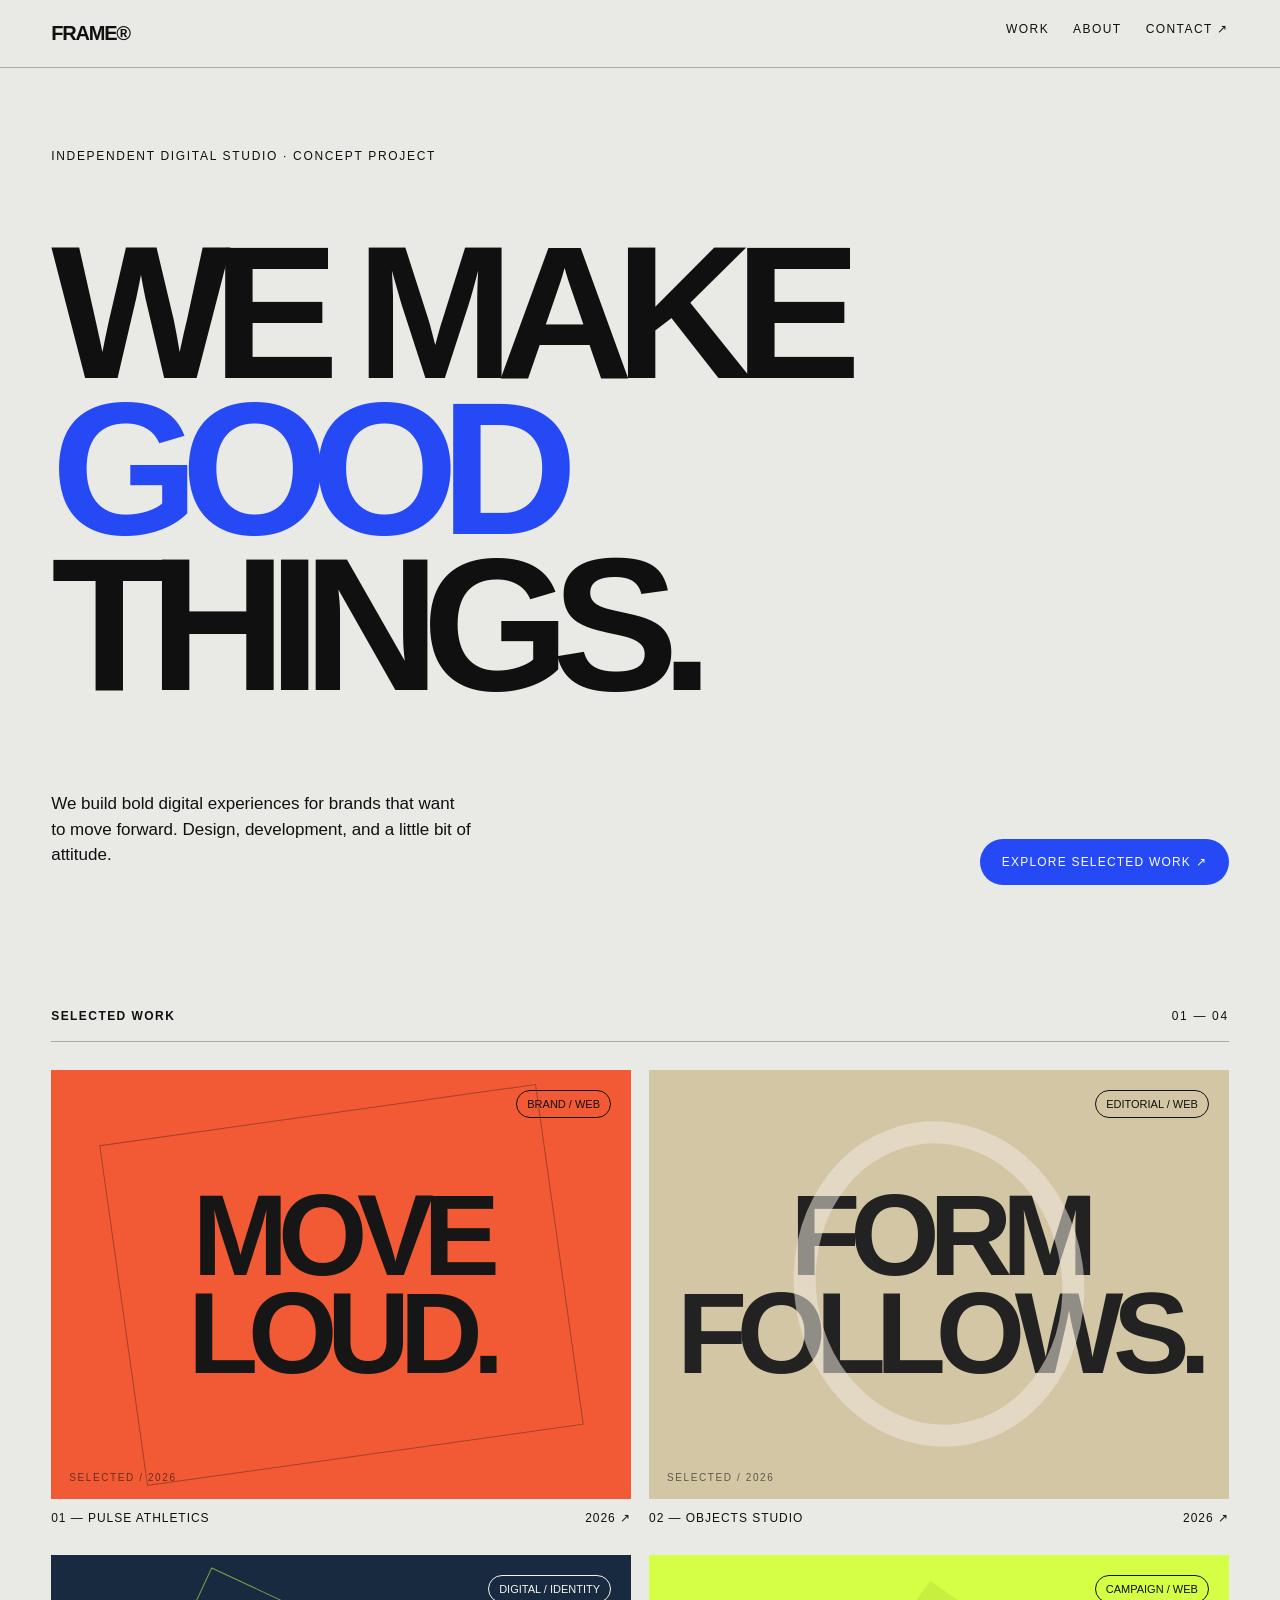
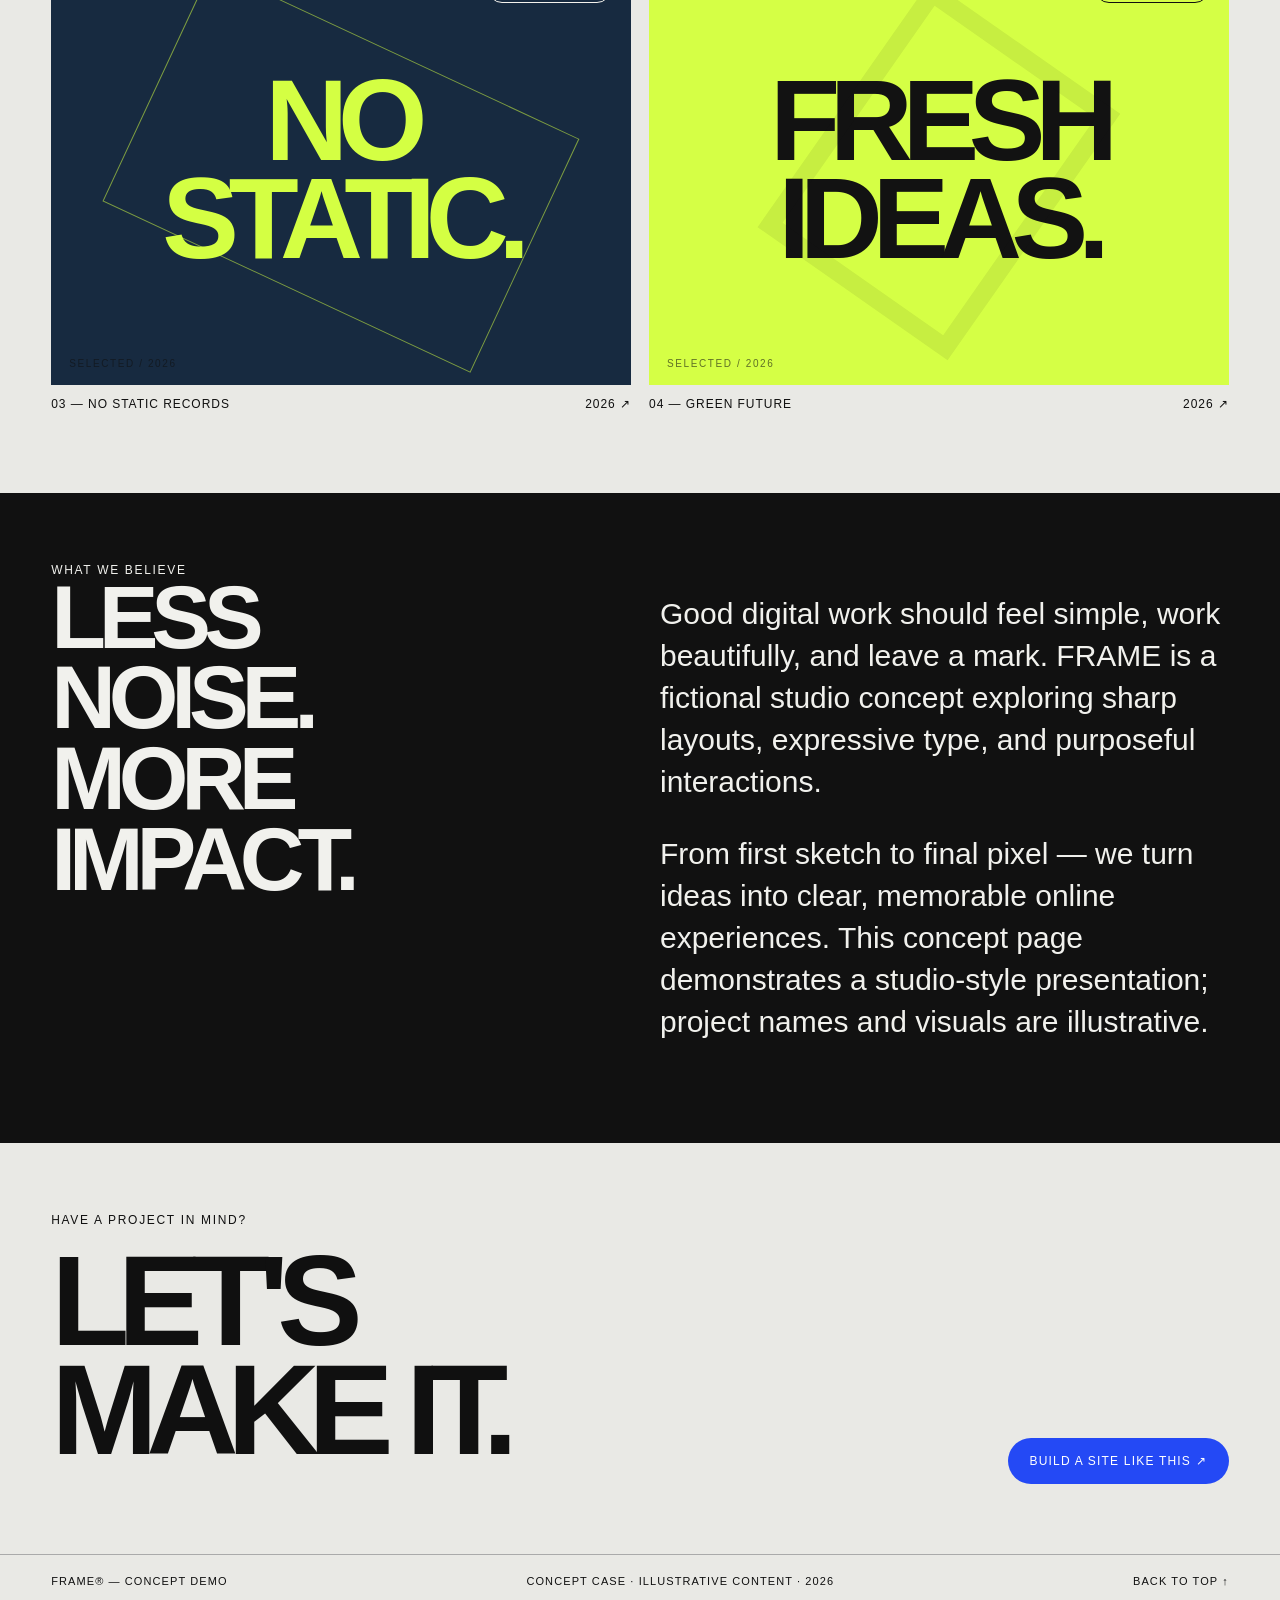
<file: projects/frame-studio/index.html>
<!doctype html><html lang="en"><head><meta charset="UTF-8"><meta name="viewport" content="width=device-width,initial-scale=1"><title>FRAME — Digital Studio</title>
<meta name="description" content="FRAME — концепция сайта digital-студии: выразительная типографика, кейсы, услуги и понятный путь к заявке."><meta name="theme-color" content="#e9e9e5"><meta property="og:title" content="FRAME — Digital Studio"><meta property="og:description" content="Концепция сайта digital-студии."><style>
:root{--bg:#e9e9e5;--ink:#101010;--blue:#2449f5;--line:#aaa}*{box-sizing:border-box}body{margin:0;background:var(--bg);color:var(--ink);font-family:Arial,Helvetica,sans-serif}a{color:inherit;text-decoration:none}a:focus-visible{outline:3px solid var(--blue);outline-offset:4px}.skip{position:absolute;left:12px;top:-60px;background:#fff;color:#111;padding:12px;z-index:10}.skip:focus{top:12px}.nav{display:flex;justify-content:space-between;padding:22px 4vw;border-bottom:1px solid var(--line);font-size:12px;text-transform:uppercase;letter-spacing:.12em}.logo{font-weight:900;letter-spacing:-.06em;font-size:20px}.navlinks{display:flex;gap:24px}.hero{padding:9vh 4vw 6vh;min-height:75vh;display:flex;flex-direction:column;justify-content:space-between}.eyebrow{font-size:12px;letter-spacing:.14em;text-transform:uppercase}.hero h1{font-size:clamp(60px,15vw,190px);line-height:.82;letter-spacing:-.095em;margin:8vh 0;font-weight:900}.hero h1 span{color:var(--blue)}.hero-bottom{display:flex;justify-content:space-between;align-items:end;gap:24px}.hero-bottom p{max-width:420px;line-height:1.5;font-size:17px}.button{background:var(--blue);color:white;padding:16px 22px;border-radius:50px;font-size:12px;text-transform:uppercase;letter-spacing:.1em;display:inline-block}.section{padding:70px 4vw}.sectionhead{display:flex;justify-content:space-between;align-items:end;border-bottom:1px solid var(--line);padding-bottom:18px;margin-bottom:28px}.sectionhead h2{font-size:12px;letter-spacing:.12em;text-transform:uppercase;margin:0}.work{display:grid;grid-template-columns:1fr 1fr;gap:18px}.card{display:block}.visual{aspect-ratio:1.35;display:flex;align-items:center;justify-content:center;overflow:hidden;position:relative;isolation:isolate}.visual:before{content:'';position:absolute;inset:10% 12%;border:1px solid #1115;transform:rotate(-8deg);transition:transform .5s,scale .5s}.card:hover .visual:before{transform:rotate(0);scale:1.04}.visual:after{content:'SELECTED / 2026';position:absolute;left:18px;bottom:16px;font:10px Arial,sans-serif;letter-spacing:.16em;color:#1119}.v2:before{border-radius:50%;inset:12% 25%;border:22px solid #f0e9dd88}.v3:before{inset:20% 15%;border:1px solid #d4ff4388;transform:rotate(25deg)}.v4:before{inset:15% 30%;border:18px solid #12121212;transform:rotate(35deg)}.visual.v1{background:#f15a34}.visual.v2{background:#d3c6a5}.visual.v3{background:#172a40;color:#f4f2ed}.visual.v4{background:#d5ff45}.visual b{font-size:clamp(42px,9vw,115px);letter-spacing:-.09em;line-height:.85;text-align:center}.v1 b{color:#161616}.v2 b{color:#222}.v3 b{color:#d4ff43}.v4 b{color:#121212}.cardmeta{display:flex;justify-content:space-between;padding:12px 0;font-size:12px;text-transform:uppercase;letter-spacing:.08em}.about{background:#111;color:#f1f1ed;display:grid;grid-template-columns:1fr 1fr;gap:40px}.about h2{font-size:clamp(40px,7vw,100px);letter-spacing:-.08em;line-height:.9;margin:0}.about p{font-size:clamp(18px,2.5vw,30px);line-height:1.4;max-width:620px}.contact{display:flex;justify-content:space-between;align-items:end;gap:20px;flex-wrap:wrap}.contact h2{font-size:clamp(45px,10vw,130px);letter-spacing:-.09em;line-height:.85;margin:20px 0}.footer{border-top:1px solid var(--line);padding:20px 4vw;display:flex;justify-content:space-between;font-size:11px;text-transform:uppercase;letter-spacing:.1em}.badge{position:absolute;right:20px;top:20px;font-size:11px;text-transform:uppercase;border:1px solid currentColor;padding:7px 10px;border-radius:30px}
@media(max-width:700px){.navlinks{gap:12px}.navlinks a:nth-child(2){display:none}.hero{min-height:70vh}.hero-bottom{align-items:start;flex-direction:column}.work{grid-template-columns:1fr}.section{padding:50px 5vw}.about{grid-template-columns:1fr}.footer{gap:12px;flex-wrap:wrap}}
</style></head><body><a class="skip" href="#work">Skip to work</a>
<nav class="nav"><a class="logo" href="#top">FRAME®</a><div class="navlinks"><a href="#work">WORK</a><a href="#about">ABOUT</a><a href="#contact">CONTACT ↗</a></div></nav>
<header class="hero" id="top"><div class="eyebrow">Independent digital studio · Concept project</div><h1>WE MAKE<br><span>GOOD</span> THINGS.</h1><div class="hero-bottom"><p>We build bold digital experiences for brands that want to move forward. Design, development, and a little bit of attitude.</p><a class="button" href="#work">Explore selected work ↗</a></div></header>
<section class="section" id="work"><div class="sectionhead"><h2>Selected work</h2><span class="eyebrow">01 — 04</span></div><div class="work">
<a class="card" href="#contact"><div class="visual v1"><span class="badge">Brand / Web</span><b>MOVE<br>LOUD.</b></div><div class="cardmeta"><span>01 — Pulse Athletics</span><span>2026 ↗</span></div></a>
<a class="card" href="#contact"><div class="visual v2"><span class="badge">Editorial / Web</span><b>FORM<br>FOLLOWS.</b></div><div class="cardmeta"><span>02 — Objects Studio</span><span>2026 ↗</span></div></a>
<a class="card" href="#contact"><div class="visual v3"><span class="badge">Digital / Identity</span><b>NO<br>STATIC.</b></div><div class="cardmeta"><span>03 — No Static Records</span><span>2026 ↗</span></div></a>
<a class="card" href="#contact"><div class="visual v4"><span class="badge">Campaign / Web</span><b>FRESH<br>IDEAS.</b></div><div class="cardmeta"><span>04 — Green Future</span><span>2026 ↗</span></div></a></div></section>
<section class="section about" id="about"><div><div class="eyebrow">What we believe</div><h2>LESS<br>NOISE.<br>MORE<br>IMPACT.</h2></div><div><p>Good digital work should feel simple, work beautifully, and leave a mark. FRAME is a fictional studio concept exploring sharp layouts, expressive type, and purposeful interactions.</p><p>From first sketch to final pixel — we turn ideas into clear, memorable online experiences. This concept page demonstrates a studio-style presentation; project names and visuals are illustrative.</p></div></section>
<section class="section contact" id="contact"><div><div class="eyebrow">Have a project in mind?</div><h2>LET'S<br>MAKE IT.</h2></div><a class="button" href="https://blvxx.github.io/portfolio/#contact">Build a site like this ↗</a></section><footer class="footer"><span>FRAME® — Concept demo</span><span>Concept case · Illustrative content · 2026</span><a href="#top">Back to top ↑</a></footer></body></html>
</file>
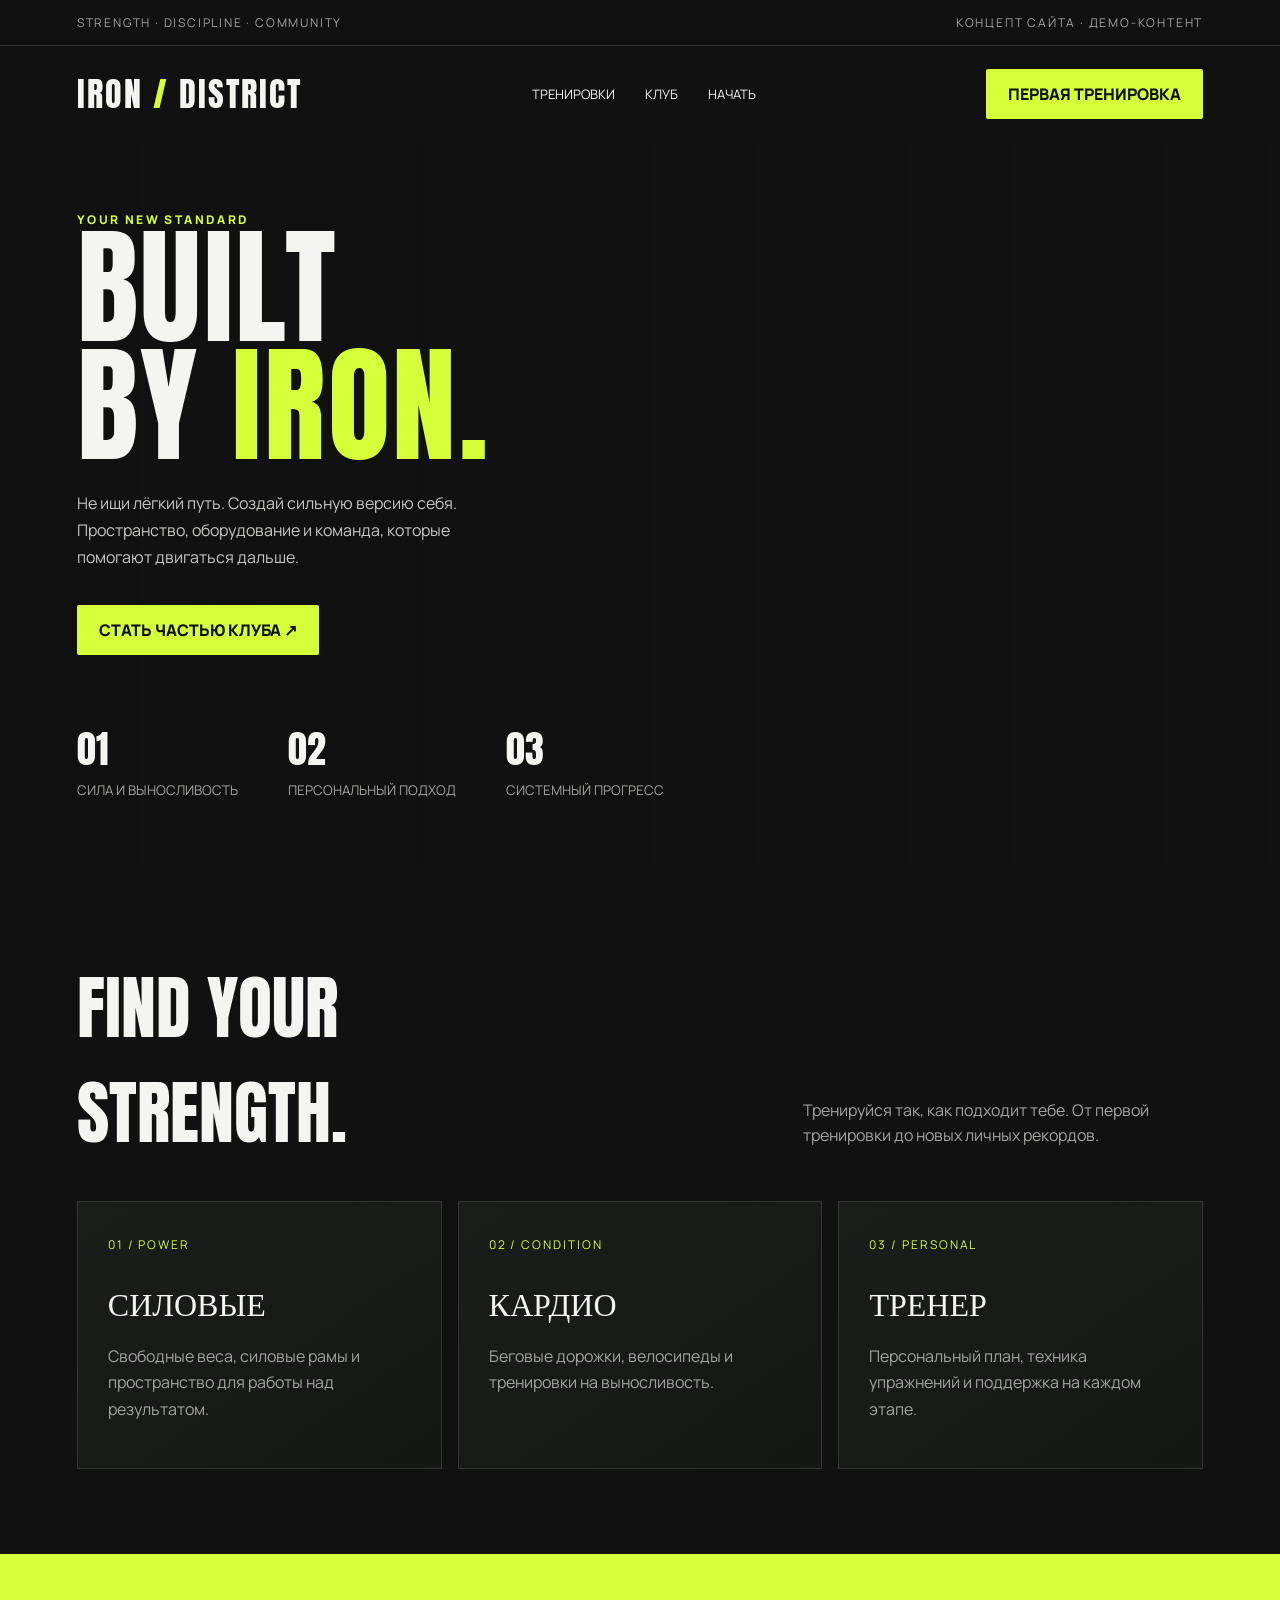
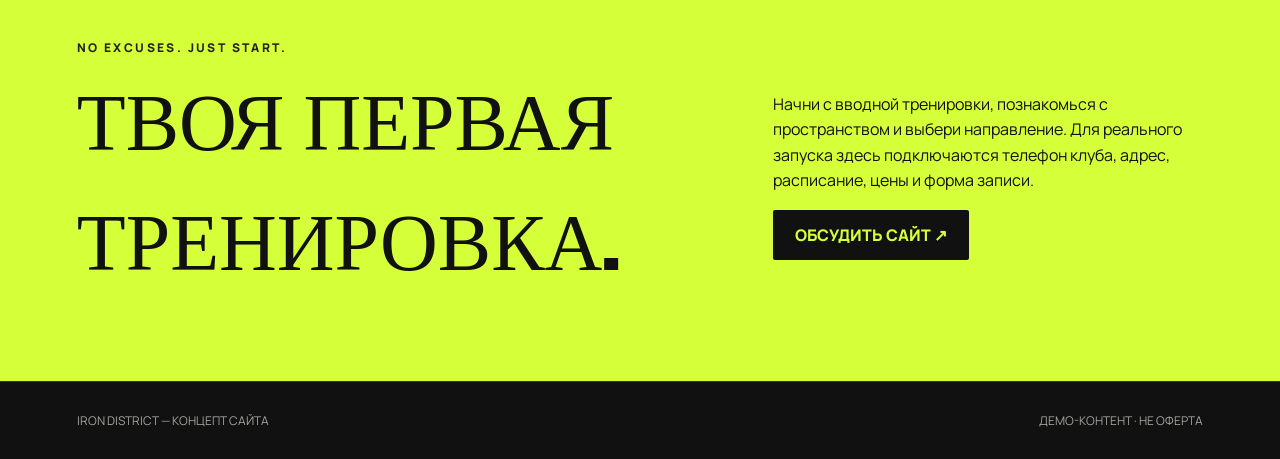
<file: projects/iron-district/index.html>
<!DOCTYPE html>
<html lang="ru">
<head>
<meta charset="UTF-8"><meta name="viewport" content="width=device-width, initial-scale=1.0"><title>IRON DISTRICT — Train Hard</title>
<meta name="description" content="IRON DISTRICT — концепция сайта фитнес-клуба с направлениями тренировок и сценарием записи на первое занятие."><meta name="theme-color" content="#101110"><meta property="og:title" content="IRON DISTRICT — Train Hard"><meta property="og:description" content="Концепция сайта фитнес-клуба.">
<style>
@import url('https://fonts.googleapis.com/css2?family=Anton&family=Manrope:wght@400;600;800&display=swap');
:root{--lime:#d5ff38;--bg:#101110;--muted:#a4a4a0}*{box-sizing:border-box}body{margin:0;background:var(--bg);color:#f4f4f0;font-family:Manrope,Arial,sans-serif}a{color:inherit;text-decoration:none}a:focus-visible{outline:3px solid var(--lime);outline-offset:4px}html{scroll-behavior:smooth}::selection{background:var(--lime);color:#111}.top{padding:14px 6vw;border-bottom:1px solid #30312e;display:flex;justify-content:space-between;font-size:12px;color:var(--muted);letter-spacing:.15em}.nav{padding:22px 6vw;display:flex;align-items:center;justify-content:space-between}.logo{font:34px Anton,sans-serif;letter-spacing:.06em}.logo span{color:var(--lime)}.links{display:flex;gap:30px;font-size:13px}.btn{background:var(--lime);color:#111;padding:14px 22px;border-radius:2px;font-weight:800;display:inline-block;transition:transform .2s,background .2s}.btn:hover{transform:translateY(-2px);background:#e2ff75}.hero{min-height:650px;padding:70px 6vw;position:relative;overflow:hidden;background:linear-gradient(90deg,#111 0%,#111d 50%,#1112),url('https://images.unsplash.com/photo-1534438327276-14e5300c3a48?auto=format&fit=crop&w=1800&q=85') center/cover}.hero h1{font:clamp(64px,10vw,150px)/.92 Anton,sans-serif;margin:0;max-width:900px;letter-spacing:.02em}.hero h1 span{color:var(--lime)}.hero p{max-width:440px;color:#c6c6c2;line-height:1.7;margin:26px 0 34px}.tag{color:var(--lime);letter-spacing:.2em;font-size:12px;font-weight:800}.metrics{display:flex;gap:50px;margin-top:65px}.metric strong{display:block;font:38px Anton}.metric small{color:var(--muted)}section{padding:85px 6vw}.sectionhead{display:flex;justify-content:space-between;align-items:end;gap:20px}.sectionhead h2{font:clamp(36px,6vw,70px) Anton;margin:0}.sectionhead p{color:var(--muted);max-width:400px;line-height:1.6}.cards{display:grid;grid-template-columns:repeat(3,1fr);gap:16px;margin-top:36px}.card{background:linear-gradient(145deg,#1b1d1b,#151715);border:1px solid #343633;padding:30px;min-height:250px;transition:transform .25s,border-color .25s}.card:hover{transform:translateY(-5px);border-color:var(--lime)}.card .num{color:var(--lime);font-size:12px;letter-spacing:.16em}.card h3{font:32px Anton;margin:24px 0 12px}.card p{color:var(--muted);line-height:1.65}.schedule{background:#d5ff38;color:#111;display:flex;justify-content:space-between;align-items:center;gap:25px;flex-wrap:wrap}.schedule h2{font:clamp(42px,7vw,80px) Anton;margin:0}.schedule p{max-width:430px;line-height:1.6}.schedule .btn{background:#111;color:var(--lime)}footer{padding:30px 6vw;border-top:1px solid #333;display:flex;justify-content:space-between;color:var(--muted);font-size:12px}
@media(max-width:750px){.links{display:none}.nav{padding:18px 5vw}.hero{min-height:580px;padding:65px 5vw;background-position:60% center}.metrics{gap:20px;flex-wrap:wrap}.metric strong{font-size:30px}.cards{grid-template-columns:1fr}.sectionhead{display:block}.sectionhead p{margin-top:16px}.top{padding:12px 5vw}section{padding:60px 5vw}footer{gap:15px;flex-direction:column}}
</style></head><body>
<div class="top"><span>STRENGTH · DISCIPLINE · COMMUNITY</span><span>КОНЦЕПТ САЙТА · ДЕМО-КОНТЕНТ</span></div>
<header class="nav"><a class="logo" href="#top">IRON<span> / </span>DISTRICT</a><nav class="links"><a href="#training">ТРЕНИРОВКИ</a><a href="#training">КЛУБ</a><a href="#start">НАЧАТЬ</a></nav><a class="btn" href="#start">ПЕРВАЯ ТРЕНИРОВКА</a></header>
<main id="top"><div class="hero"><div class="tag">YOUR NEW STANDARD</div><h1>BUILT<br>BY <span>IRON.</span></h1><p>Не ищи лёгкий путь. Создай сильную версию себя. Пространство, оборудование и команда, которые помогают двигаться дальше.</p><a class="btn" href="#start">СТАТЬ ЧАСТЬЮ КЛУБА ↗</a><div class="metrics"><div class="metric"><strong>01</strong><small>СИЛА И ВЫНОСЛИВОСТЬ</small></div><div class="metric"><strong>02</strong><small>ПЕРСОНАЛЬНЫЙ ПОДХОД</small></div><div class="metric"><strong>03</strong><small>СИСТЕМНЫЙ ПРОГРЕСС</small></div></div></div>
<section id="training"><div class="sectionhead"><h2>FIND YOUR<br>STRENGTH.</h2><p>Тренируйся так, как подходит тебе. От первой тренировки до новых личных рекордов.</p></div><div class="cards"><article class="card"><span class="num">01 / POWER</span><h3>СИЛОВЫЕ</h3><p>Свободные веса, силовые рамы и пространство для работы над результатом.</p></article><article class="card"><span class="num">02 / CONDITION</span><h3>КАРДИО</h3><p>Беговые дорожки, велосипеды и тренировки на выносливость.</p></article><article class="card"><span class="num">03 / PERSONAL</span><h3>ТРЕНЕР</h3><p>Персональный план, техника упражнений и поддержка на каждом этапе.</p></article></div></section>
<section class="schedule" id="start"><div><div class="tag" style="color:#222">NO EXCUSES. JUST START.</div><h2>ТВОЯ ПЕРВАЯ<br>ТРЕНИРОВКА.</h2></div><div><p>Начни с вводной тренировки, познакомься с пространством и выбери направление. Для реального запуска здесь подключаются телефон клуба, адрес, расписание, цены и форма записи.</p><a class="btn" href="https://blvxx.github.io/portfolio/#contact">ОБСУДИТЬ САЙТ ↗</a></div></section></main><footer><span>IRON DISTRICT — КОНЦЕПТ САЙТА</span><span>ДЕМО-КОНТЕНТ · НЕ ОФЕРТА</span></footer></body></html>
</file>
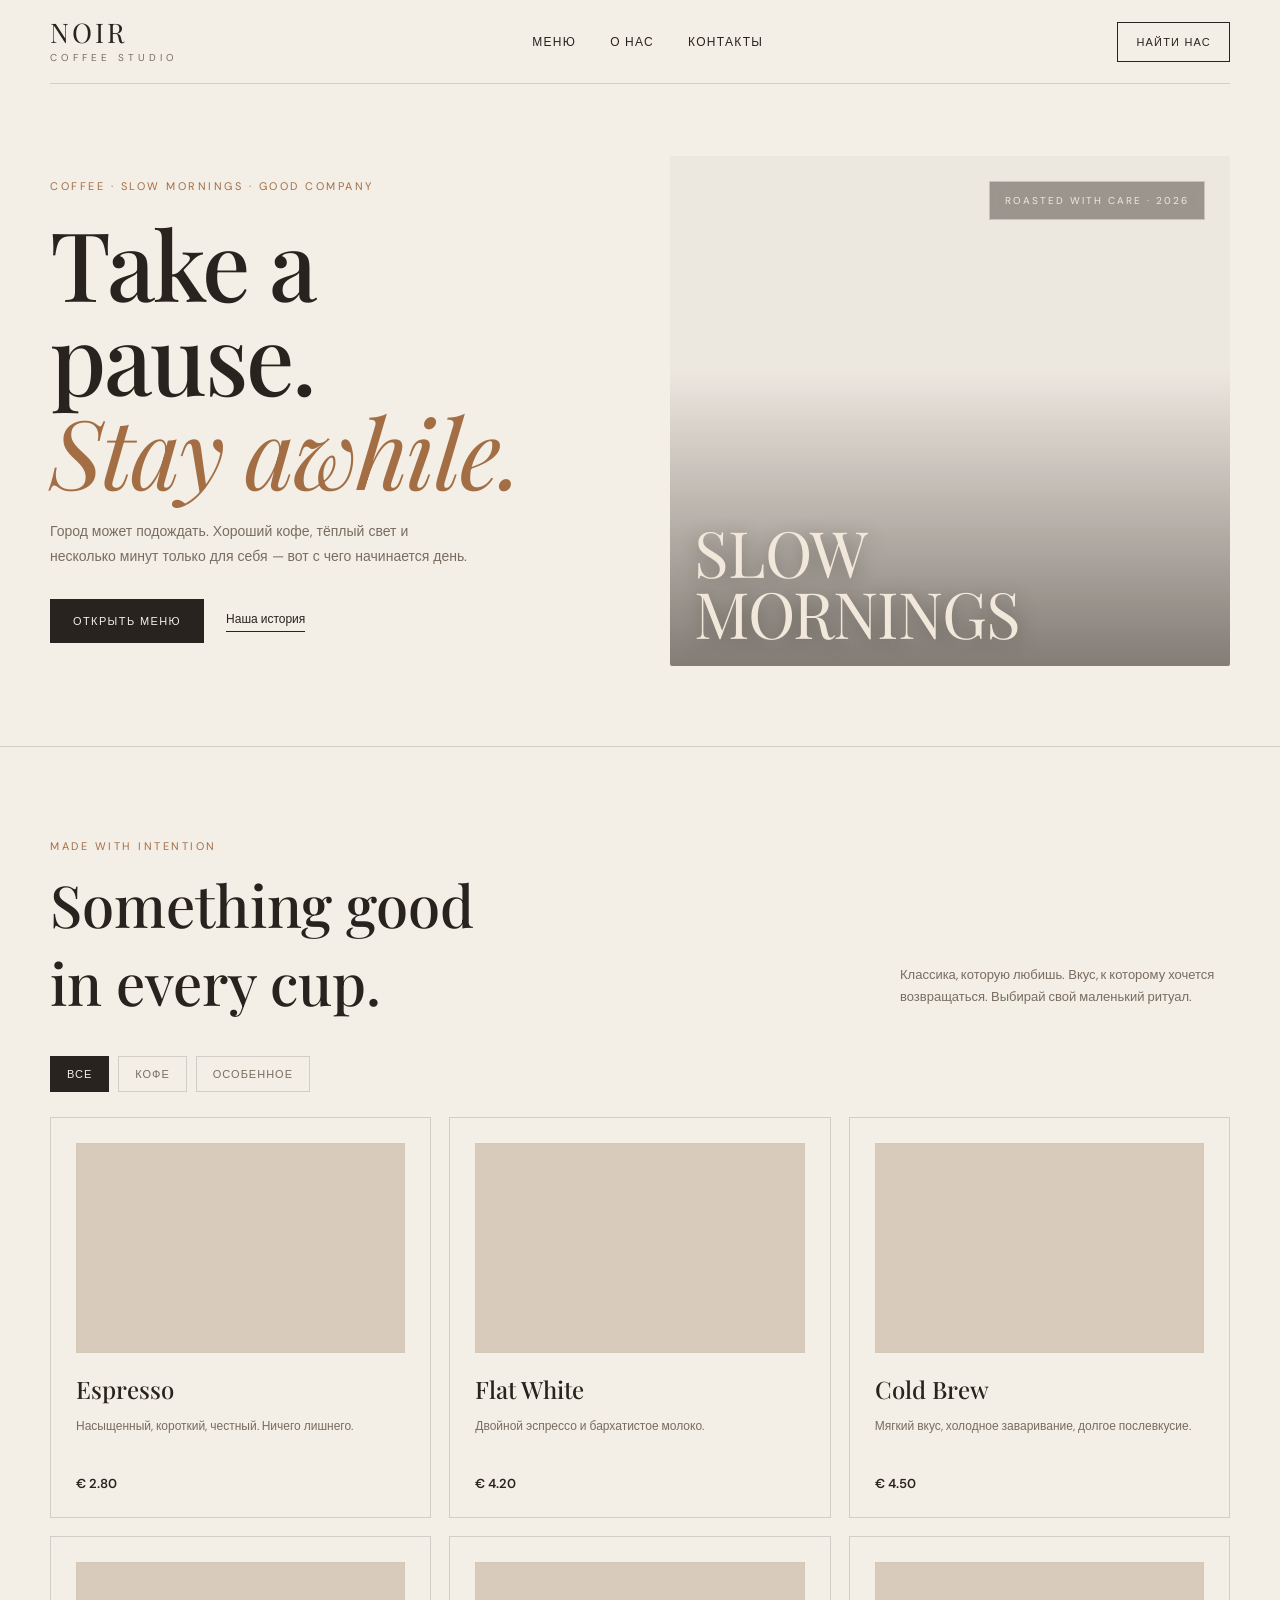
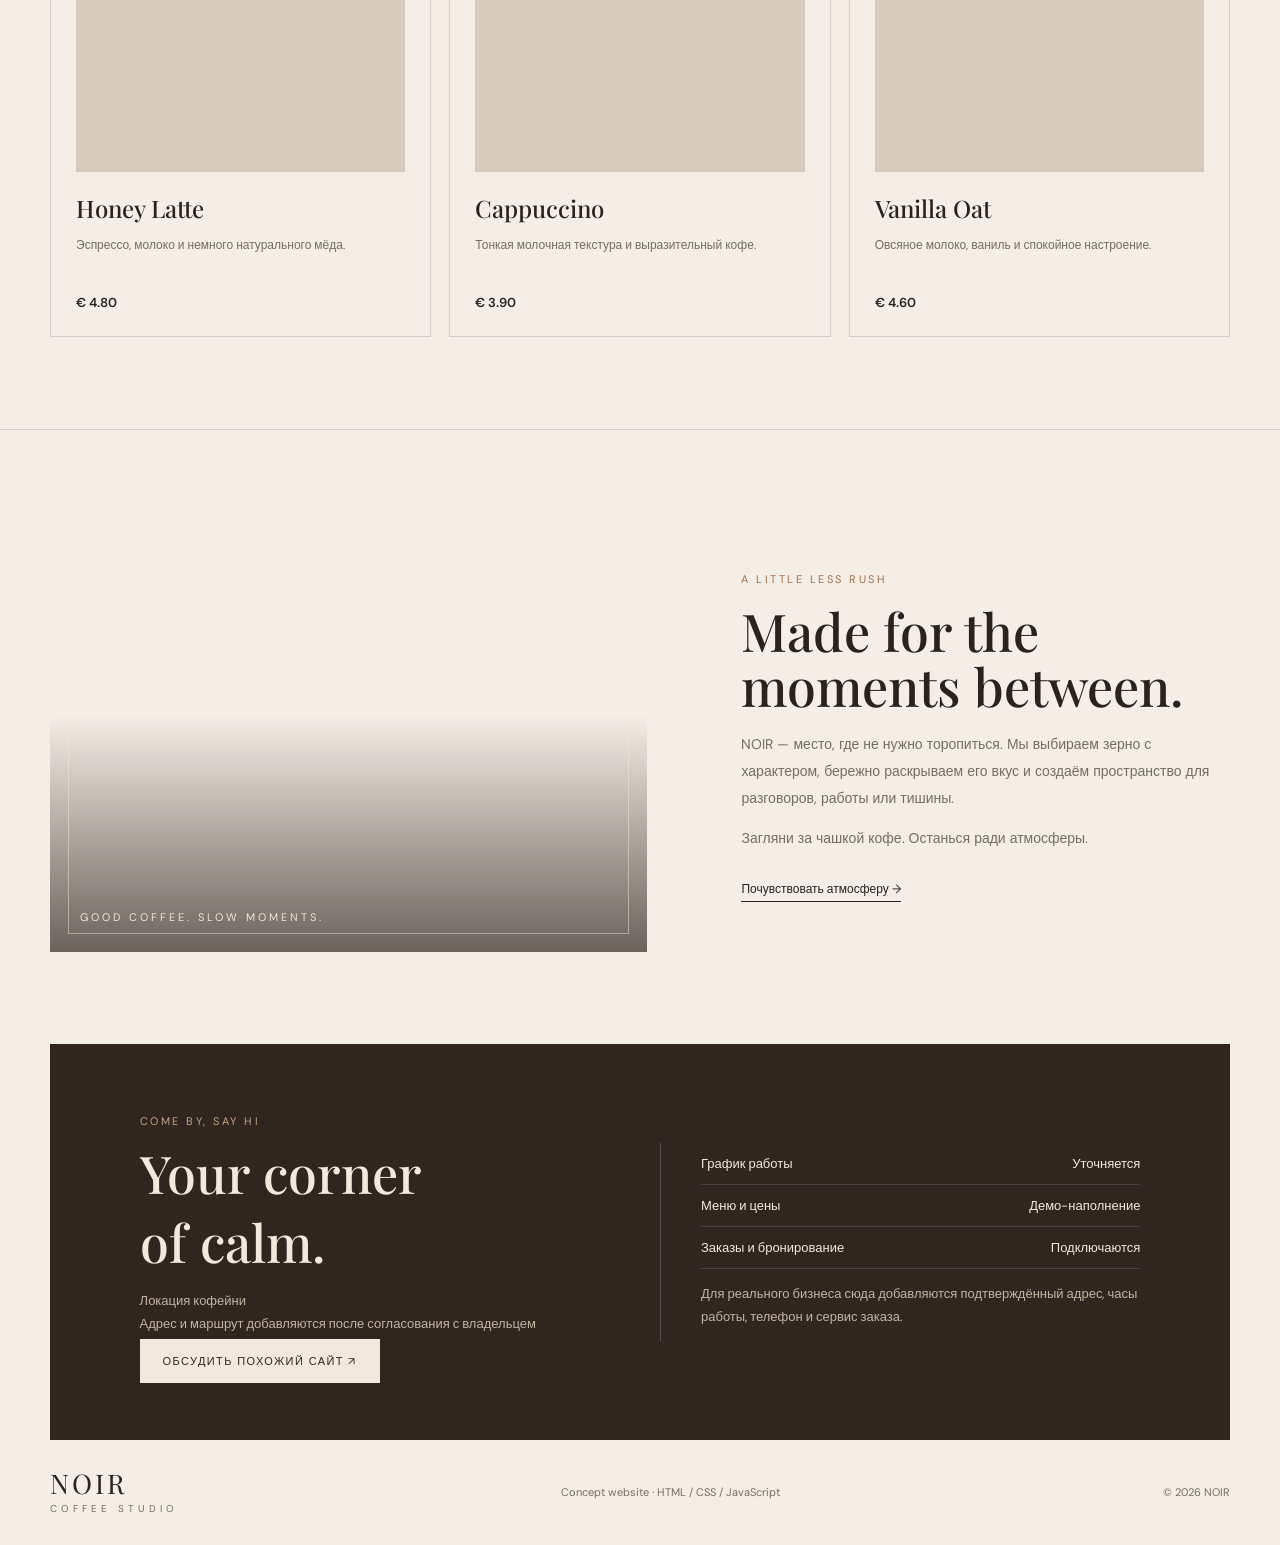
<file: projects/noir-coffee/index.html>
<!DOCTYPE html>
<html lang="ru">
<head>
<meta charset="UTF-8"><meta name="viewport" content="width=device-width, initial-scale=1.0"><meta name="description" content="NOIR Coffee Studio — концептуальный сайт кофейни"><title>NOIR — Coffee Studio</title>
<meta name="theme-color" content="#f3eee6"><meta property="og:title" content="NOIR — Coffee Studio"><meta property="og:description" content="Концепция сайта кофейни NOIR Coffee Studio.">
<style>
@import url('https://fonts.googleapis.com/css2?family=DM+Sans:wght@400;500;600&family=Playfair+Display:wght@400;500;600;700&display=swap');
:root{--cream:#f3eee6;--paper:#e8dfd2;--ink:#29231f;--muted:#786d60;--accent:#a46e45;--line:rgba(41,35,31,.16)}*{box-sizing:border-box}html{scroll-behavior:smooth}body{margin:0;background:var(--cream);color:var(--ink);font-family:'DM Sans',sans-serif}a{color:inherit;text-decoration:none}button{font:inherit;cursor:pointer}.wrap{width:min(1180px,calc(100% - 48px));margin:auto}.topbar{height:84px;display:flex;align-items:center;justify-content:space-between;border-bottom:1px solid var(--line)}.logo{font-family:'Playfair Display',serif;font-size:27px;letter-spacing:3px;line-height:1}.logo small{display:block;font:10px 'DM Sans',sans-serif;letter-spacing:4px;margin-top:5px;color:var(--muted)}nav{display:flex;gap:34px;font-size:12px;letter-spacing:1.3px;text-transform:uppercase}nav a:hover{color:var(--accent)}.nav-cta{border:1px solid var(--ink);padding:12px 18px;font-size:11px;letter-spacing:1.2px;text-transform:uppercase}.hero{display:grid;grid-template-columns:1fr 1.02fr;gap:6%;padding:72px 0 80px;align-items:center}.eyebrow{font-size:11px;letter-spacing:2.5px;text-transform:uppercase;color:var(--accent)}h1,h2,h3{font-family:'Playfair Display',serif;font-weight:500}h1{font-size:clamp(54px,7.5vw,100px);line-height:.98;letter-spacing:-2px;margin:22px 0}h1 em{font-weight:400;color:var(--accent)}.hero-copy p{color:var(--muted);max-width:420px;line-height:1.8;font-size:14px}.buttons{display:flex;align-items:center;gap:22px;margin-top:30px}.primary{background:var(--ink);color:var(--cream);padding:15px 23px;border:0;font-size:11px;text-transform:uppercase;letter-spacing:1.4px}.text-link{font-size:12px;border-bottom:1px solid var(--ink);padding-bottom:4px}.hero-art{height:510px;position:relative;overflow:hidden;background:linear-gradient(145deg,#c8b49b,#9d8167 56%,#594537);border-radius:2px}.hero-art:before{content:'';position:absolute;width:85%;height:85%;right:-10%;top:7%;border:1px solid rgba(255,255,255,.28);border-radius:50%;transform:rotate(-25deg)}.hero-art:after{content:'SLOW\A MORNINGS';white-space:pre;position:absolute;left:24px;bottom:22px;color:#f1e8db;font-family:'Playfair Display',serif;font-size:clamp(36px,5vw,70px);line-height:.95;letter-spacing:-1px}.cup{position:absolute;width:250px;height:210px;left:50%;top:45%;transform:translate(-50%,-50%) rotate(-8deg);background:linear-gradient(130deg,#eee4d6,#b8a48d 70%,#9b8872);border-radius:12px 12px 80px 80px;box-shadow:28px 30px 45px #3d2b1d66,inset -18px -15px 25px #77624d55,inset 10px 7px 15px #ffffff55}.cup:before{content:'';position:absolute;left:-12px;right:-12px;top:-18px;height:34px;border-radius:50%;background:linear-gradient(#4b3427,#241a14 75%,#80654d);border:8px solid #d6c4ad;box-shadow:inset 0 4px 10px #000}.cup:after{content:'';position:absolute;right:-64px;top:45px;width:80px;height:100px;border:19px solid #c2ad95;border-left:0;border-radius:0 70px 70px 0;filter:drop-shadow(8px 8px 5px #4b302533)}.steam{position:absolute;left:48%;top:13%;width:120px;height:110px;border-left:2px solid #eee6da88;border-radius:50%;transform:rotate(24deg);filter:blur(2px)}.stamp{position:absolute;top:25px;right:25px;border:1px solid #f1e8db88;color:#f1e8db;padding:12px 15px;font-size:10px;letter-spacing:2px;text-transform:uppercase}.section{padding:92px 0;border-top:1px solid var(--line)}.section-head{display:flex;justify-content:space-between;align-items:end;margin-bottom:35px}.section-head h2{font-size:clamp(36px,5vw,58px);margin:12px 0 0}.section-head p{max-width:330px;color:var(--muted);font-size:13px;line-height:1.7}.filters{display:flex;gap:9px;margin:25px 0}.filter{border:1px solid var(--line);background:transparent;padding:10px 16px;font-size:11px;letter-spacing:1px;text-transform:uppercase;color:var(--muted)}.filter.active,.filter:hover{background:var(--ink);color:var(--cream);border-color:var(--ink)}.menu-grid{display:grid;grid-template-columns:repeat(3,1fr);gap:18px}.menu-card{border:1px solid var(--line);padding:25px;transition:transform .25s,background .25s,box-shadow .25s}.menu-card:hover{box-shadow:0 18px 34px #49352212}.menu-card:hover{transform:translateY(-5px);background:#f8f4ed}.drink-art{height:190px;display:grid;place-items:center;margin-bottom:18px;background:radial-gradient(ellipse at 50% 60%,#b59b7b,#ded2c0 55%,#e8dfd2 72%);position:relative;overflow:hidden}.glass{position:relative;z-index:1;width:126px;height:98px;border-radius:8px 8px 29px 29px;background:linear-gradient(105deg,#f5eee2 0%,#d9cbb8 42%,#a9967f 100%);box-shadow:16px 22px 28px #55402d55,inset -12px -8px 18px #75604a33,inset 8px 4px 12px #fff9;transform:translateY(5px)}.glass:before{content:'';position:absolute;top:-9px;left:-4px;width:calc(100% + 8px);height:21px;border:6px solid #e7ddce;border-radius:50%;background:radial-gradient(ellipse at 48% 40%,#9a6942 0%,#59351f 75%);box-shadow:inset 0 3px 5px #28170d88,0 2px 4px #5a453355}.glass:after{content:'';position:absolute;z-index:2;right:-42px;top:17px;width:53px;height:48px;border:11px solid #c7b69f;border-left:0;border-radius:0 30px 30px 0;filter:drop-shadow(5px 7px 4px #5b453033)}.glass.latte:before{background:radial-gradient(ellipse at 48% 40%,#e8d5b5 0%,#c39a6b 58%,#8e603a 100%)}.glass.cappuccino:before{background:radial-gradient(ellipse at 48% 40%,#f0dfc4 0%,#c99d70 48%,#6d4328 100%)}.glass.espresso{width:91px;height:75px;border-radius:7px 7px 23px 23px}.glass.espresso:after{right:-34px;top:13px;width:42px;height:37px;border-width:9px}.glass.cold{width:96px;height:140px;border-radius:13px 13px 24px 24px;background:linear-gradient(90deg,#ffffffaa,#d8e0d777 30%,#ffffffbb 52%,#9e8b76aa);box-shadow:14px 19px 27px #55402d44,inset 7px 0 10px #fff9,inset -8px 0 12px #76604a44;transform:translateY(3px)}.glass.cold:before{top:20px;left:7px;width:calc(100% - 14px);height:calc(100% - 25px);border:0;border-radius:4px 4px 17px 17px;background:linear-gradient(160deg,#b88b5cdd,#684326ee 55%,#3b281c);box-shadow:inset 0 8px 10px #e7c89c66}.glass.cold:after{z-index:2;right:27px;top:-31px;width:8px;height:75px;border:0;border-radius:8px;background:linear-gradient(90deg,#eee2d0,#fff9ed,#b8a58d);transform:rotate(7deg);filter:none}.menu-card h3{font-size:24px;margin:0 0 8px}.menu-card p{color:var(--muted);font-size:12px;line-height:1.65;min-height:40px}.price{font-size:13px;font-weight:600;margin-top:18px}.story{display:grid;grid-template-columns:1.1fr .9fr;gap:8%;align-items:center}.story-image{height:430px;background:linear-gradient(0deg,#241a14a8,#241a1400 55%),url('https://images.unsplash.com/photo-1442512595331-e89e73853f31?auto=format&fit=crop&w=1400&q=85') center/cover;position:relative;overflow:hidden}.story-image:before{content:'';position:absolute;inset:18px;border:1px solid #f4e9da77}.story-image:after{content:'GOOD COFFEE. SLOW MOMENTS.';position:absolute;left:30px;bottom:28px;font:11px 'DM Sans',sans-serif;color:#f1e6d6;letter-spacing:3px}.story-copy h2{font-size:52px;line-height:1.05;margin:18px 0}.story-copy p{font-size:14px;line-height:1.9;color:var(--muted)}.story-copy .text-link{display:inline-block;margin-top:15px}.visit{background:#30251f;color:#f2e9dc;padding:70px 7%;display:grid;grid-template-columns:1fr 1fr;gap:40px;align-items:center}.visit h2{font-size:52px;margin:10px 0}.visit p{color:#c3b4a2;line-height:1.8;font-size:13px}.visit .primary{background:#f2e9dc;color:#30251f}.hours{border-left:1px solid #ffffff30;padding-left:40px}.hours div{display:flex;justify-content:space-between;border-bottom:1px solid #ffffff20;padding:12px 0;font-size:13px}.footer{padding:30px 0;display:flex;justify-content:space-between;align-items:center;color:var(--muted);font-size:11px}.footer .logo{color:var(--ink)}.reveal{opacity:0;transform:translateY(20px);transition:opacity .7s,transform .7s}.reveal.show{opacity:1;transform:translateY(0)}.mobile-toggle{display:none;background:none;border:0;font-size:22px}.toast{position:fixed;bottom:22px;left:50%;transform:translate(-50%,20px);opacity:0;background:var(--ink);color:var(--cream);padding:14px 20px;font-size:12px;transition:.3s;z-index:9}.toast.show{opacity:1;transform:translate(-50%,0)}
@media(max-width:800px){nav{gap:16px}.hero{grid-template-columns:1fr;padding:48px 0;gap:30px}.hero-art{height:380px}.section{padding:65px 0}.section-head{display:block}.section-head p{margin-top:18px}.menu-grid{grid-template-columns:repeat(2,1fr)}.story{grid-template-columns:1fr}.story-image{height:320px}.visit{grid-template-columns:1fr;padding:50px 7%}.hours{border-left:0;border-top:1px solid #ffffff30;padding:25px 0 0}.footer{gap:20px;flex-wrap:wrap}}
@media(max-width:540px){.wrap{width:calc(100% - 32px)}.topbar{height:72px}.mobile-toggle{display:block}nav{display:none;position:absolute;top:72px;left:0;right:0;background:var(--cream);padding:25px 16px;z-index:5;flex-direction:column;border-bottom:1px solid var(--line)}nav.open{display:flex}.nav-cta{display:none}h1{font-size:62px}.hero-art{height:330px}.cup{width:195px;height:175px}.cup:after{right:-54px;width:70px}.section-head h2{font-size:42px}.filters{flex-wrap:wrap}.menu-grid{grid-template-columns:1fr;gap:12px}.drink-art{height:165px}.story-copy h2,.visit h2{font-size:42px}.story-image{height:280px}.footer{align-items:flex-start;flex-direction:column}.stamp{font-size:8px;padding:10px}}
</style>
</head>
<body>
<header class="wrap topbar"><a class="logo" href="#top">NOIR<small>COFFEE STUDIO</small></a><button class="mobile-toggle" type="button" aria-label="Открыть меню" aria-controls="noir-navigation" aria-expanded="false">☰</button><nav id="noir-navigation" aria-label="Основная навигация"><a href="#menu">Меню</a><a href="#story">О нас</a><a href="#visit">Контакты</a></nav><a class="nav-cta" href="#visit">Найти нас</a></header>
<main id="top">
<section class="wrap hero"><div class="hero-copy reveal"><div class="eyebrow">Coffee · Slow mornings · Good company</div><h1>Take a pause.<br><em>Stay awhile.</em></h1><p>Город может подождать. Хороший кофе, тёплый свет и несколько минут только для себя — вот с чего начинается день.</p><div class="buttons"><a class="primary" href="#menu">Открыть меню</a><a class="text-link" href="#story">Наша история</a></div></div><div class="hero-art reveal"><div class="stamp">Roasted with care · 2026</div></div></section>
<section class="section" id="menu"><div class="wrap"><div class="section-head reveal"><div><div class="eyebrow">Made with intention</div><h2>Something good<br>in every cup.</h2></div><p>Классика, которую любишь. Вкус, к которому хочется возвращаться. Выбирай свой маленький ритуал.</p></div><div class="filters reveal"><button class="filter active" data-category="all">Все</button><button class="filter" data-category="coffee">Кофе</button><button class="filter" data-category="special">Особенное</button></div><div class="menu-grid">
<article class="menu-card reveal" data-category="coffee"><div class="drink-art espresso-photo" role="img" aria-label="Эспрессо в керамической чашке"></div><h3>Espresso</h3><p>Насыщенный, короткий, честный. Ничего лишнего.</p><div class="price">€ 2.80</div></article>
<article class="menu-card reveal" data-category="coffee"><div class="drink-art flatwhite-photo" role="img" aria-label="Флэт уайт с латте-артом"></div><h3>Flat White</h3><p>Двойной эспрессо и бархатистое молоко.</p><div class="price">€ 4.20</div></article>
<article class="menu-card reveal" data-category="special"><div class="drink-art coldbrew-photo" role="img" aria-label="Холодный кофе со льдом"></div><h3>Cold Brew</h3><p>Мягкий вкус, холодное заваривание, долгое послевкусие.</p><div class="price">€ 4.50</div></article>
<article class="menu-card reveal" data-category="special"><div class="drink-art honey-photo" role="img" aria-label="Латте с молочной пеной"></div><h3>Honey Latte</h3><p>Эспрессо, молоко и немного натурального мёда.</p><div class="price">€ 4.80</div></article>
<article class="menu-card reveal" data-category="coffee"><div class="drink-art cappuccino-photo" role="img" aria-label="Капучино с рисунком на пене"></div><h3>Cappuccino</h3><p>Тонкая молочная текстура и выразительный кофе.</p><div class="price">€ 3.90</div></article>
<article class="menu-card reveal" data-category="special"><div class="drink-art vanilla-photo" role="img" aria-label="Холодный ванильный кофе с овсяным молоком"></div><h3>Vanilla Oat</h3><p>Овсяное молоко, ваниль и спокойное настроение.</p><div class="price">€ 4.60</div></article>
</div></div></section>
<section class="section" id="story"><div class="wrap story"><div class="story-image reveal"></div><div class="story-copy reveal"><div class="eyebrow">A little less rush</div><h2>Made for the moments between.</h2><p>NOIR — место, где не нужно торопиться. Мы выбираем зерно с характером, бережно раскрываем его вкус и создаём пространство для разговоров, работы или тишины.</p><p>Загляни за чашкой кофе. Останься ради атмосферы.</p><a class="text-link" href="#visit">Почувствовать атмосферу →</a></div></div></section>
<section class="wrap visit" id="visit"><div class="reveal"><div class="eyebrow" style="color:#c5a57f">Come by, say hi</div><h2>Your corner<br>of calm.</h2><p>Локация кофейни<br>Адрес и маршрут добавляются после согласования с владельцем</p><a class="primary" href="https://blvxx.github.io/portfolio/#contact">Обсудить похожий сайт ↗</a></div><div class="hours reveal"><div><span>График работы</span><span>Уточняется</span></div><div><span>Меню и цены</span><span>Демо-наполнение</span></div><div><span>Заказы и бронирование</span><span>Подключаются</span></div><p>Для реального бизнеса сюда добавляются подтверждённый адрес, часы работы, телефон и сервис заказа.</p></div></section>
</main><footer class="wrap footer"><a class="logo" href="#top">NOIR<small>COFFEE STUDIO</small></a><span>Concept website · HTML / CSS / JavaScript</span><span>© 2026 NOIR</span></footer><div class="toast" id="toast">Это демонстрационный сайт — данные и контакты условные ☕</div>
<script>
const toggle=document.querySelector('.mobile-toggle'),nav=document.querySelector('#noir-navigation');
function closeNavigation(restoreFocus=false){nav.classList.remove('open');toggle.setAttribute('aria-expanded','false');toggle.setAttribute('aria-label','Открыть меню');if(restoreFocus)toggle.focus()}
toggle.addEventListener('click',()=>{const open=nav.classList.toggle('open');toggle.setAttribute('aria-expanded',String(open));toggle.setAttribute('aria-label',open?'Закрыть меню':'Открыть меню')});
nav.querySelectorAll('a').forEach(a=>a.addEventListener('click',()=>closeNavigation()));
document.addEventListener('keydown',event=>{if(event.key==='Escape'&&nav.classList.contains('open'))closeNavigation(true)});
document.querySelectorAll('.filter').forEach(btn=>btn.addEventListener('click',()=>{document.querySelectorAll('.filter').forEach(b=>b.classList.remove('active'));btn.classList.add('active');const cat=btn.dataset.category;document.querySelectorAll('.menu-card').forEach(card=>card.style.display=(cat==='all'||card.dataset.category===cat)?'block':'none')}));
const observer=new IntersectionObserver(entries=>entries.forEach(e=>{if(e.isIntersecting){e.target.classList.add('show');observer.unobserve(e.target)}}),{threshold:.12});document.querySelectorAll('.reveal').forEach(el=>observer.observe(el));
const toast=document.getElementById('toast');
</script></body></html>


<style>
/* Real coffee photography replaces all CSS-drawn cups */
.hero-art{
 background:
 linear-gradient(0deg,rgba(28,20,15,.52),rgba(28,20,15,.03) 58%),
 url('https://images.unsplash.com/photo-1509042239860-f550ce710b93?auto=format&fit=crop&w=1500&q=88') center 52%/cover no-repeat;
}
.hero-art:before{display:none}
.hero-art .cup,.hero-art .steam{display:none}
.hero-art:after{z-index:1;text-shadow:0 3px 20px #21170f66}
.hero-art .stamp{z-index:2;background:#241a1466;backdrop-filter:blur(5px)}
.drink-art{
 height:210px;
 display:block;
 margin-bottom:20px;
 background-color:#d8cbbb;
 background-position:center;
 background-size:cover;
 background-repeat:no-repeat;
 border:1px solid #d4c8b8;
}
.drink-art .glass{display:none}
.espresso-photo{background-image:url('https://images.unsplash.com/photo-1511920170033-f8396924c348?auto=format&fit=crop&w=900&q=85')}
.flatwhite-photo{background-image:url('https://images.unsplash.com/photo-1577968897966-3d4325b36b61?auto=format&fit=crop&w=900&q=85')}
.coldbrew-photo{background-image:url('https://images.unsplash.com/photo-1771405317950-04de06a70166?auto=format&fit=crop&w=900&q=85')}
.honey-photo{background-image:url('https://images.unsplash.com/photo-1577968897966-3d4325b36b61?auto=format&fit=crop&w=900&q=85')}
.cappuccino-photo{background-image:url('https://images.unsplash.com/photo-1511920170033-f8396924c348?auto=format&fit=crop&w=900&q=85')}
.vanilla-photo{background-image:url('https://images.unsplash.com/photo-1442512595331-e89e73853f31?auto=format&fit=crop&w=900&q=85')}
@media(max-width:800px){.drink-art{height:190px}}
@media(max-width:540px){.drink-art{height:220px}}
</style>
</file>
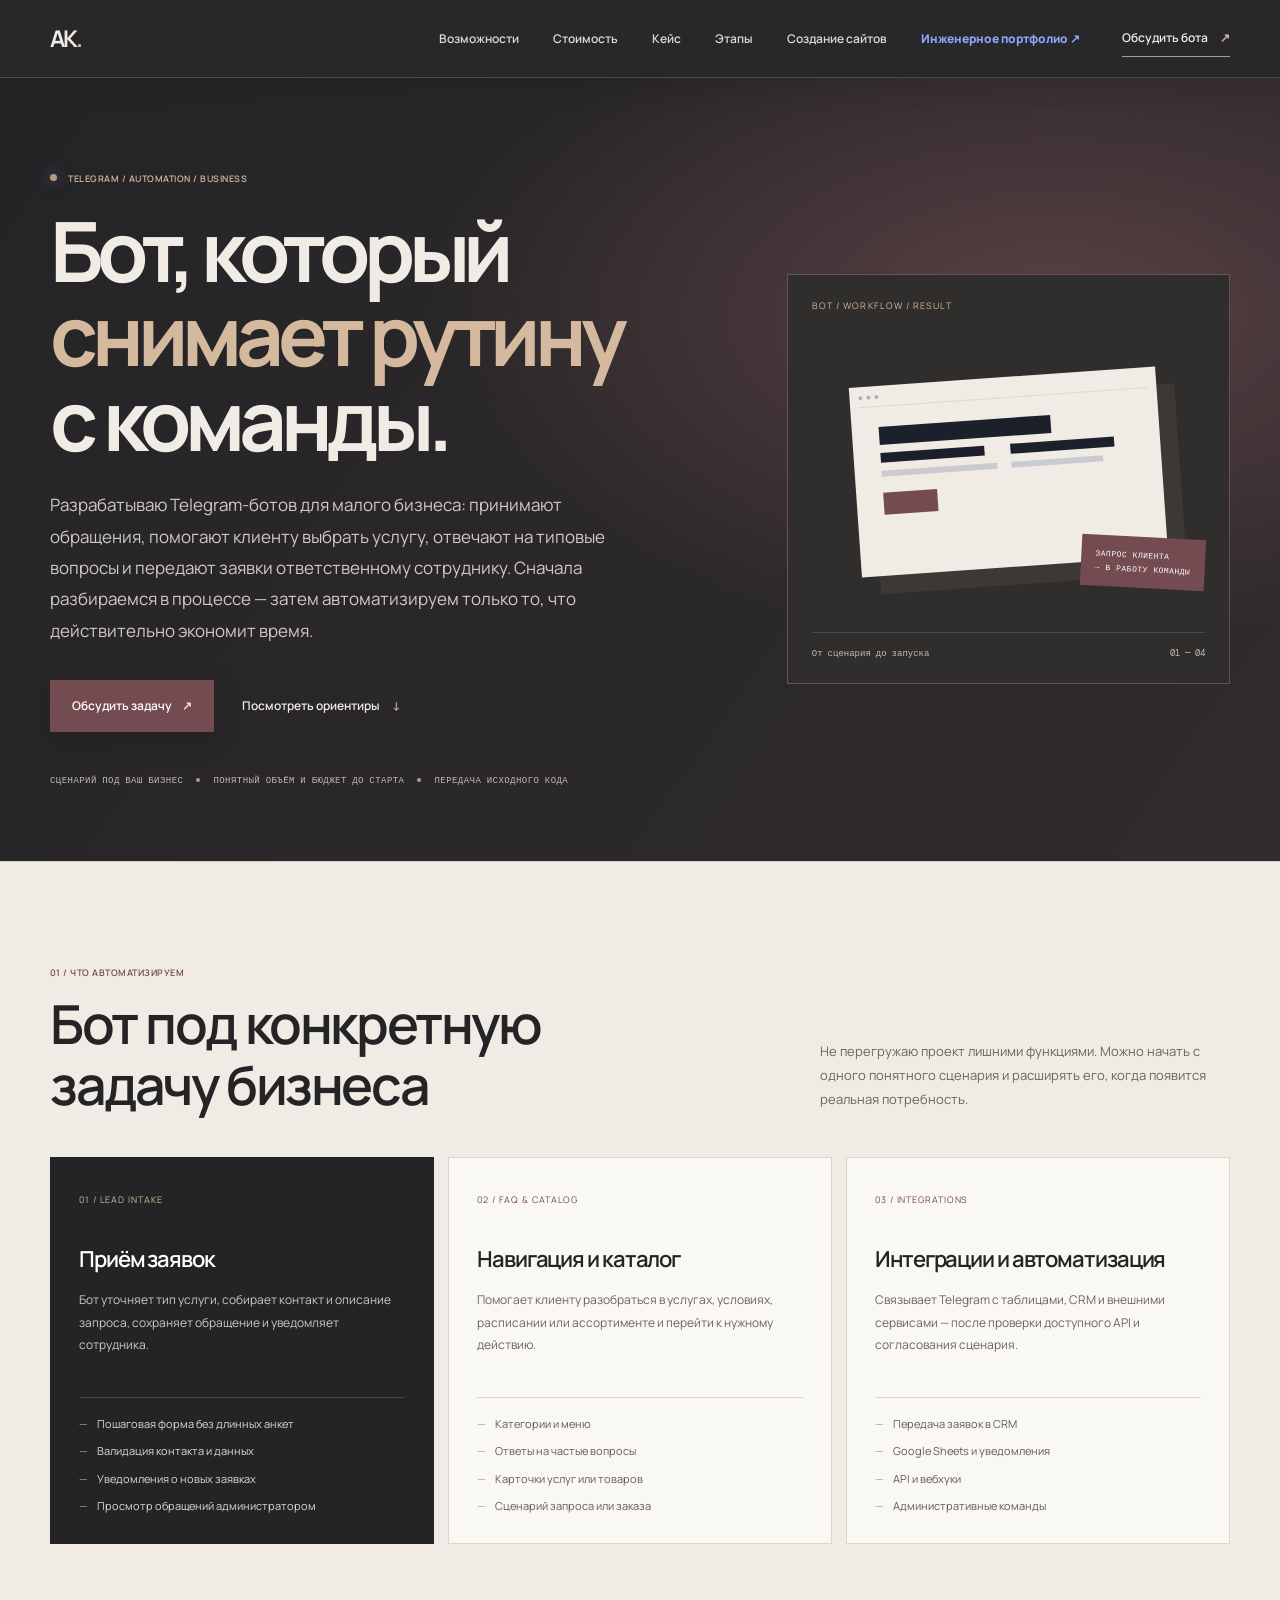
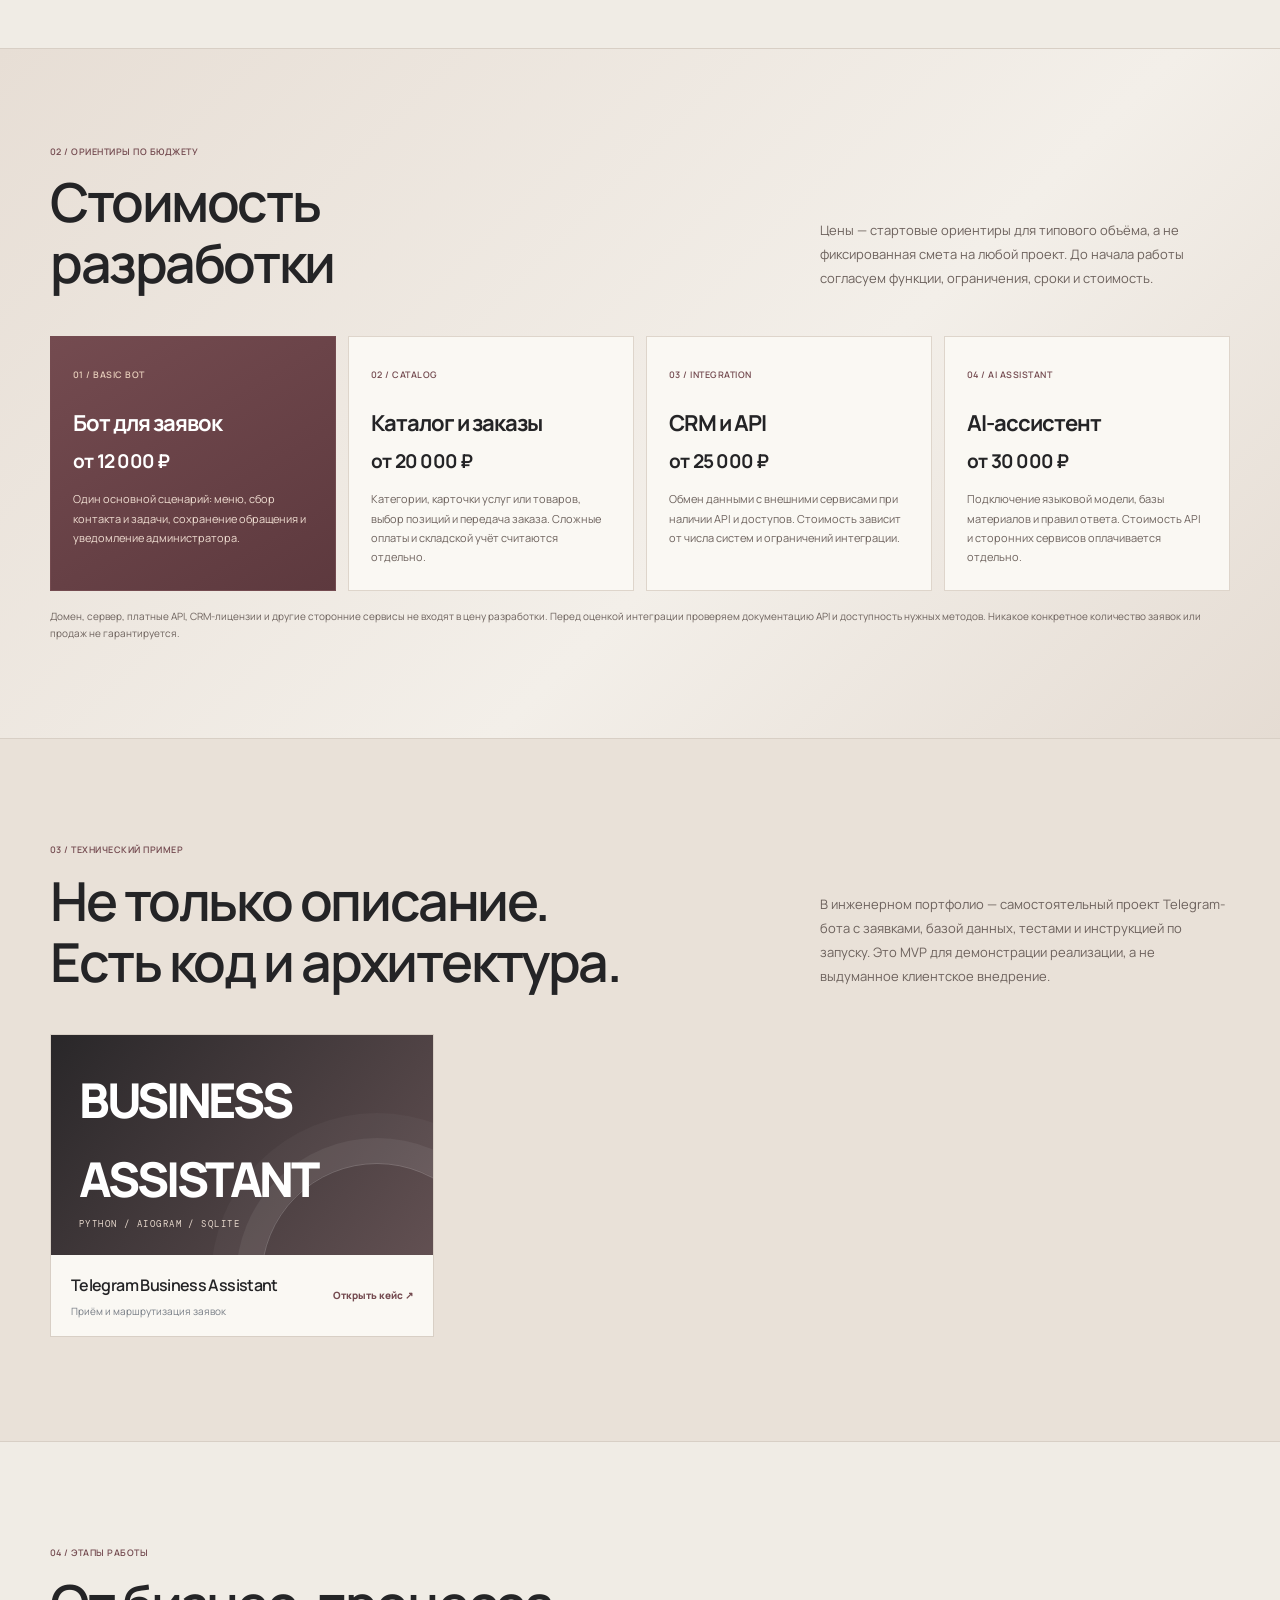
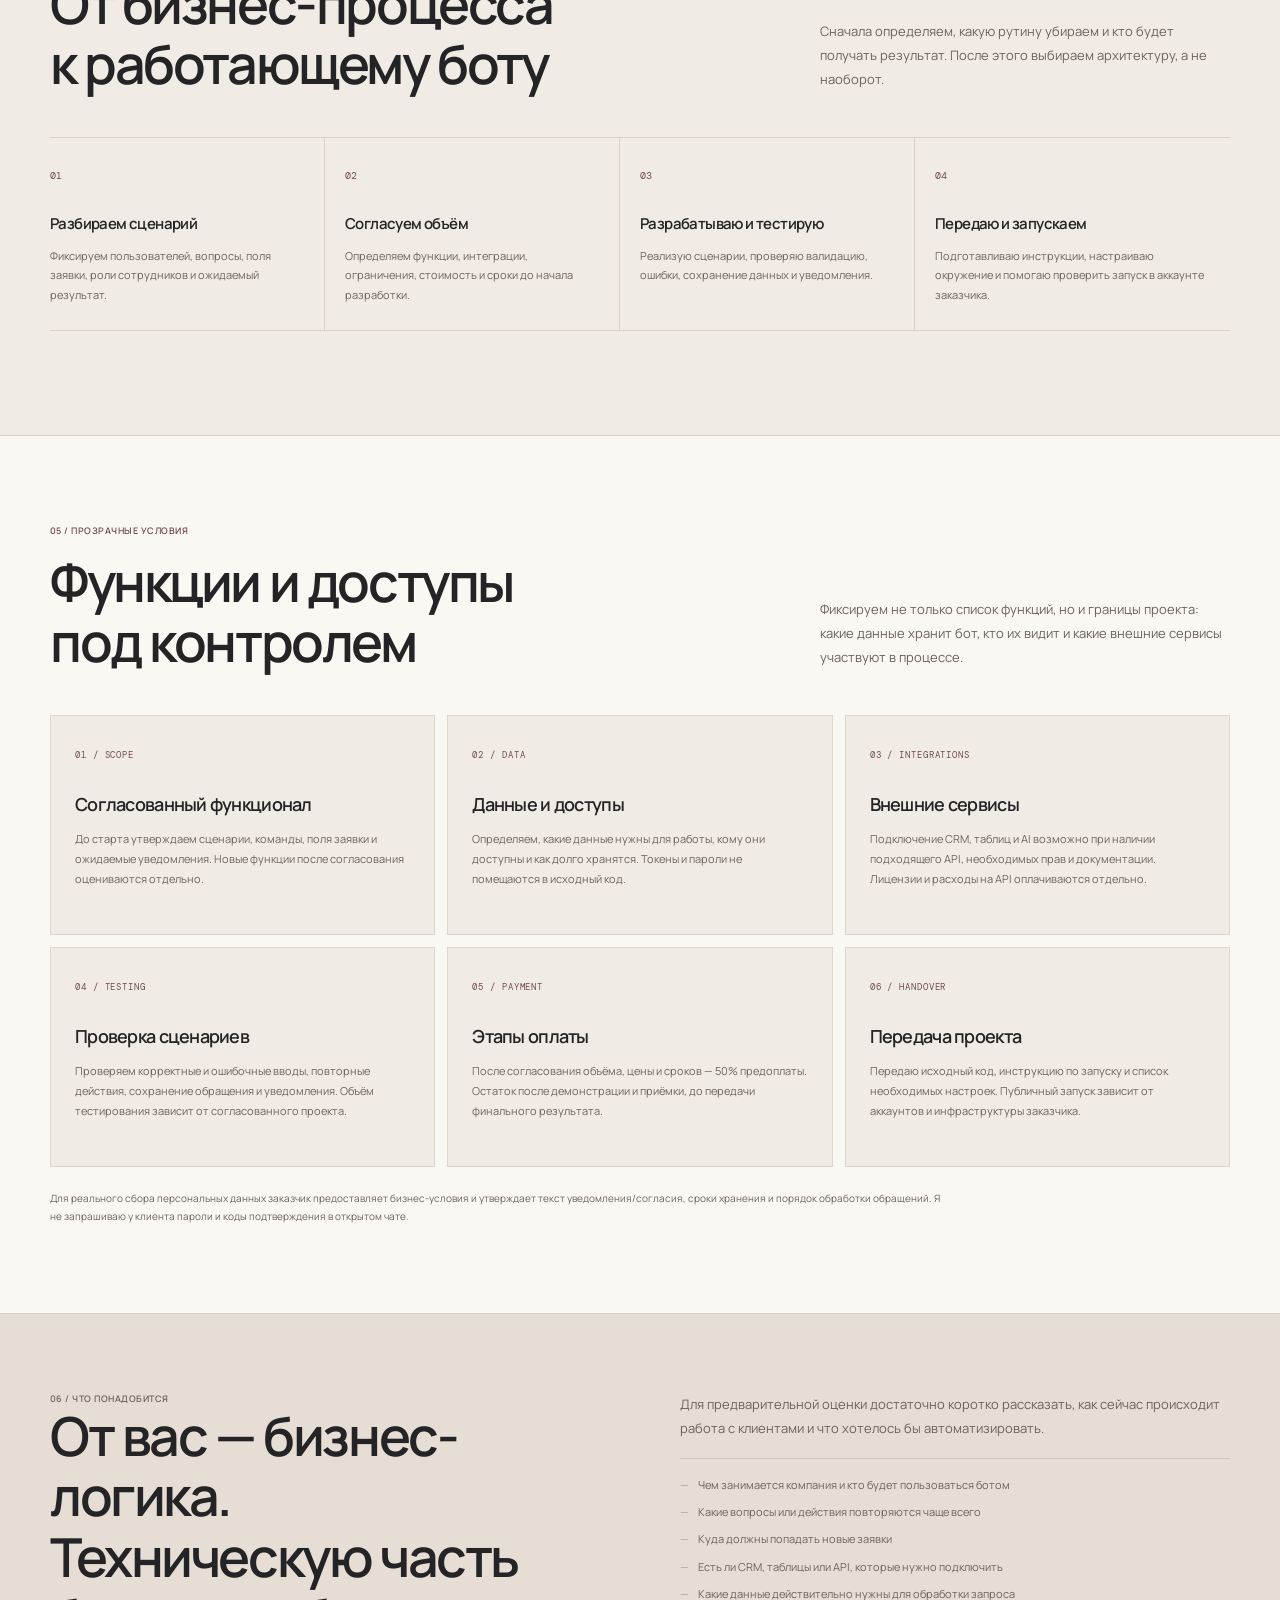
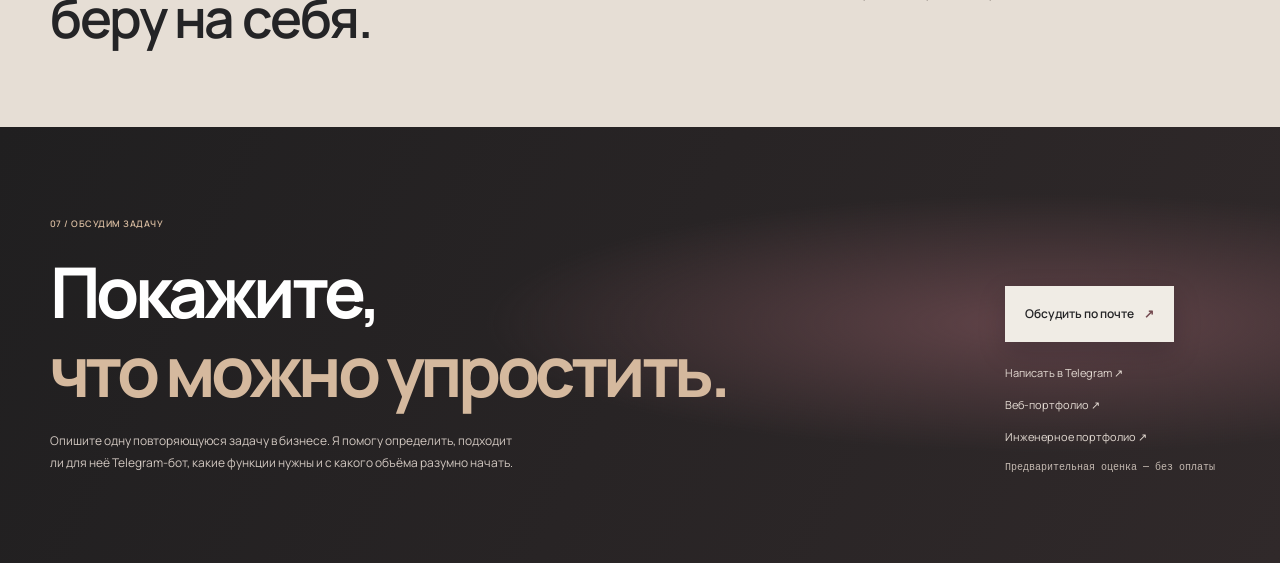
<file: telegram-bots.html>
<!doctype html>
<html lang="ru">
<head>
  <meta charset="utf-8">
  <meta name="viewport" content="width=device-width, initial-scale=1">
  <meta name="theme-color" content="#242426">
  <meta name="description" content="Разработка Telegram-ботов для бизнеса: приём заявок, ответы на вопросы, каталоги, уведомления и интеграции с CRM. Обсудить проект с Артёмом Калининым.">
  <meta property="og:type" content="website">
  <meta property="og:title" content="Telegram-боты и автоматизация бизнеса — Артём Калинин">
  <meta property="og:description" content="Боты для приёма заявок, каталогов, уведомлений и автоматизации процессов малого бизнеса.">
  <title>Разработка Telegram-ботов и автоматизация — Артём Калинин</title>
  <link rel="preconnect" href="https://fonts.googleapis.com">
  <link rel="preconnect" href="https://fonts.gstatic.com" crossorigin>
  <link href="https://fonts.googleapis.com/css2?family=DM+Mono:wght@400;500&family=Manrope:wght@400;500;600;700;800&family=Marck+Script&display=swap" rel="stylesheet">
  <link rel="stylesheet" href="styles.css?v=20261122-bots">
  <link rel="stylesheet" href="website-service.css?v=20261122-bots">
</head>
<body class="portfolio-corporate">
  <header class="header">
    <div class="wrap header-inner">
      <a class="brand" href="index.html">АК<span>.</span></a>
      <nav class="nav" aria-label="Основная навигация">
        <a href="#services">Возможности</a><a href="#pricing">Стоимость</a><a href="#examples">Кейс</a><a href="#process">Этапы</a><a href="index.html#services">Создание сайтов</a>
        <a class="portfolio-switch" href="https://blvxx.github.io/portfolio/engineering/">Инженерное портфолио ↗</a>
      </nav>
      <a class="header-cta" href="#contact">Обсудить бота <span>↗</span></a>
      <button class="menu-toggle" type="button" aria-label="Открыть меню" aria-expanded="false" aria-controls="bot-mobile-nav">☰</button>
    </div>
    <nav class="mobile-nav" id="bot-mobile-nav" aria-label="Мобильная навигация">
      <a href="#services">Возможности</a><a href="#pricing">Стоимость</a><a href="#examples">Кейс</a><a href="#process">Этапы</a><a href="#contact">Контакты</a><a href="index.html">Веб-портфолио ↗</a>
    </nav>
  </header>

  <main>
    <section class="service-hero">
      <div class="wrap service-hero-grid">
        <div class="service-hero-copy">
          <p class="eyebrow"><span class="eyebrow-dot"></span> Telegram / Automation / Business</p>
          <h1>Бот, который<br><span>снимает рутину</span><br>с команды.</h1>
          <p class="service-lead">Разрабатываю Telegram-ботов для малого бизнеса: принимают обращения, помогают клиенту выбрать услугу, отвечают на типовые вопросы и передают заявки ответственному сотруднику. Сначала разбираемся в процессе — затем автоматизируем только то, что действительно экономит время.</p>
          <div class="service-actions">
            <a class="button button-dark" href="#contact">Обсудить задачу <span>↗</span></a>
            <a class="text-link" href="#pricing">Посмотреть ориентиры <span>↓</span></a>
          </div>
          <div class="service-proof"><span>Сценарий под ваш бизнес</span><i></i><span>Понятный объём и бюджет до старта</span><i></i><span>Передача исходного кода</span></div>
        </div>
        <aside class="service-hero-card">
          <span class="mono">BOT / WORKFLOW / RESULT</span>
          <div class="service-card-graphic">
            <div class="graphic-window">
              <div class="graphic-top"><i></i><i></i><i></i></div>
              <div class="graphic-content"><b></b><b></b><b></b><span></span><span></span><em></em></div>
            </div>
            <div class="graphic-note">ЗАПРОС КЛИЕНТА<br><strong>→ В РАБОТУ КОМАНДЫ</strong></div>
          </div>
          <div class="service-hero-card-foot"><span>От сценария до запуска</span><span>01 — 04</span></div>
        </aside>
      </div>
    </section>

    <section class="service-section" id="services">
      <div class="wrap">
        <div class="service-section-heading"><div><p class="eyebrow">01 / Что автоматизируем</p><h2>Бот под конкретную<br>задачу бизнеса</h2></div><p>Не перегружаю проект лишними функциями. Можно начать с одного понятного сценария и расширять его, когда появится реальная потребность.</p></div>
        <div class="service-offers">
          <article><span class="mono">01 / LEAD INTAKE</span><h3>Приём заявок</h3><p>Бот уточняет тип услуги, собирает контакт и описание запроса, сохраняет обращение и уведомляет сотрудника.</p><ul><li>Пошаговая форма без длинных анкет</li><li>Валидация контакта и данных</li><li>Уведомления о новых заявках</li><li>Просмотр обращений администратором</li></ul></article>
          <article><span class="mono">02 / FAQ & CATALOG</span><h3>Навигация и каталог</h3><p>Помогает клиенту разобраться в услугах, условиях, расписании или ассортименте и перейти к нужному действию.</p><ul><li>Категории и меню</li><li>Ответы на частые вопросы</li><li>Карточки услуг или товаров</li><li>Сценарий запроса или заказа</li></ul></article>
          <article><span class="mono">03 / INTEGRATIONS</span><h3>Интеграции и автоматизация</h3><p>Связывает Telegram с таблицами, CRM и внешними сервисами — после проверки доступного API и согласования сценария.</p><ul><li>Передача заявок в CRM</li><li>Google Sheets и уведомления</li><li>API и вебхуки</li><li>Административные команды</li></ul></article>
        </div>
      </div>
    </section>

    <section class="service-pricing" id="pricing">
      <div class="wrap">
        <div class="service-section-heading"><div><p class="eyebrow">02 / Ориентиры по бюджету</p><h2>Стоимость<br>разработки</h2></div><p>Цены — стартовые ориентиры для типового объёма, а не фиксированная смета на любой проект. До начала работы согласуем функции, ограничения, сроки и стоимость.</p></div>
        <div class="service-price-grid">
          <article class="service-price-card service-price-featured"><span class="mono">01 / BASIC BOT</span><h3>Бот для заявок</h3><strong>от 12 000 ₽</strong><p>Один основной сценарий: меню, сбор контакта и задачи, сохранение обращения и уведомление администратора.</p></article>
          <article class="service-price-card"><span class="mono">02 / CATALOG</span><h3>Каталог и заказы</h3><strong>от 20 000 ₽</strong><p>Категории, карточки услуг или товаров, выбор позиций и передача заказа. Сложные оплаты и складской учёт считаются отдельно.</p></article>
          <article class="service-price-card"><span class="mono">03 / INTEGRATION</span><h3>CRM и API</h3><strong>от 25 000 ₽</strong><p>Обмен данными с внешними сервисами при наличии API и доступов. Стоимость зависит от числа систем и ограничений интеграции.</p></article>
          <article class="service-price-card"><span class="mono">04 / AI ASSISTANT</span><h3>AI-ассистент</h3><strong>от 30 000 ₽</strong><p>Подключение языковой модели, базы материалов и правил ответа. Стоимость API и сторонних сервисов оплачивается отдельно.</p></article>
        </div>
        <p class="service-pricing-note">Домен, сервер, платные API, CRM-лицензии и другие сторонние сервисы не входят в цену разработки. Перед оценкой интеграции проверяем документацию API и доступность нужных методов. Никакое конкретное количество заявок или продаж не гарантируется.</p>
      </div>
    </section>

    <section class="service-examples" id="examples">
      <div class="wrap">
        <div class="service-section-heading"><div><p class="eyebrow">03 / Технический пример</p><h2>Не только описание.<br>Есть код и архитектура.</h2></div><p>В инженерном портфолио — самостоятельный проект Telegram-бота с заявками, базой данных, тестами и инструкцией по запуску. Это MVP для демонстрации реализации, а не выдуманное клиентское внедрение.</p></div>
        <div class="example-grid">
          <a class="example-card" href="https://blvxx.github.io/portfolio/telegram-business-assistant/" target="_blank" rel="noopener noreferrer">
            <div class="example-visual example-frame"><span>BUSINESS<br>ASSISTANT</span><small>PYTHON / AIOGRAM / SQLITE</small></div>
            <div class="example-info"><div><h3>Telegram Business Assistant</h3><p>Приём и маршрутизация заявок</p></div><span>Открыть кейс ↗</span></div>
          </a>
        </div>
      </div>
    </section>

    <section class="service-section" id="process">
      <div class="wrap">
        <div class="service-section-heading"><div><p class="eyebrow">04 / Этапы работы</p><h2>От бизнес-процесса<br>к работающему боту</h2></div><p>Сначала определяем, какую рутину убираем и кто будет получать результат. После этого выбираем архитектуру, а не наоборот.</p></div>
        <div class="service-steps">
          <article><span>01</span><h3>Разбираем сценарий</h3><p>Фиксируем пользователей, вопросы, поля заявки, роли сотрудников и ожидаемый результат.</p></article>
          <article><span>02</span><h3>Согласуем объём</h3><p>Определяем функции, интеграции, ограничения, стоимость и сроки до начала разработки.</p></article>
          <article><span>03</span><h3>Разрабатываю и тестирую</h3><p>Реализую сценарии, проверяю валидацию, ошибки, сохранение данных и уведомления.</p></article>
          <article><span>04</span><h3>Передаю и запускаем</h3><p>Подготавливаю инструкции, настраиваю окружение и помогаю проверить запуск в аккаунте заказчика.</p></article>
        </div>
      </div>
    </section>

    <section class="service-rules" id="terms">
      <div class="wrap">
        <div class="service-section-heading"><div><p class="eyebrow">05 / Прозрачные условия</p><h2>Функции и доступы<br>под контролем</h2></div><p>Фиксируем не только список функций, но и границы проекта: какие данные хранит бот, кто их видит и какие внешние сервисы участвуют в процессе.</p></div>
        <div class="rules-grid">
          <article><span>01 / SCOPE</span><h3>Согласованный функционал</h3><p>До старта утверждаем сценарии, команды, поля заявки и ожидаемые уведомления. Новые функции после согласования оцениваются отдельно.</p></article>
          <article><span>02 / DATA</span><h3>Данные и доступы</h3><p>Определяем, какие данные нужны для работы, кому они доступны и как долго хранятся. Токены и пароли не помещаются в исходный код.</p></article>
          <article><span>03 / INTEGRATIONS</span><h3>Внешние сервисы</h3><p>Подключение CRM, таблиц и AI возможно при наличии подходящего API, необходимых прав и документации. Лицензии и расходы на API оплачиваются отдельно.</p></article>
          <article><span>04 / TESTING</span><h3>Проверка сценариев</h3><p>Проверяем корректные и ошибочные вводы, повторные действия, сохранение обращения и уведомления. Объём тестирования зависит от согласованного проекта.</p></article>
          <article><span>05 / PAYMENT</span><h3>Этапы оплаты</h3><p>После согласования объёма, цены и сроков — 50% предоплаты. Остаток после демонстрации и приёмки, до передачи финального результата.</p></article>
          <article><span>06 / HANDOVER</span><h3>Передача проекта</h3><p>Передаю исходный код, инструкцию по запуску и список необходимых настроек. Публичный запуск зависит от аккаунтов и инфраструктуры заказчика.</p></article>
        </div>
        <p class="rules-footnote">Для реального сбора персональных данных заказчик предоставляет бизнес-условия и утверждает текст уведомления/согласия, сроки хранения и порядок обработки обращений. Я не запрашиваю у клиента пароли и коды подтверждения в открытом чате.</p>
      </div>
    </section>

    <section class="service-requirements">
      <div class="wrap requirements-grid">
        <div><p class="eyebrow">06 / Что понадобится</p><h2>От вас — бизнес-логика.<br>Техническую часть беру на себя.</h2></div>
        <div><p>Для предварительной оценки достаточно коротко рассказать, как сейчас происходит работа с клиентами и что хотелось бы автоматизировать.</p><ul><li>Чем занимается компания и кто будет пользоваться ботом</li><li>Какие вопросы или действия повторяются чаще всего</li><li>Куда должны попадать новые заявки</li><li>Есть ли CRM, таблицы или API, которые нужно подключить</li><li>Какие данные действительно нужны для обработки запроса</li></ul></div>
      </div>
    </section>

    <section class="service-contact" id="contact">
      <div class="wrap service-contact-inner">
        <div><p class="eyebrow">07 / Обсудим задачу</p><h2>Покажите,<br><span>что можно упростить.</span></h2><p>Опишите одну повторяющуюся задачу в бизнесе. Я помогу определить, подходит ли для неё Telegram-бот, какие функции нужны и с какого объёма разумно начать.</p></div>
        <div class="service-contact-actions">
          <a class="button button-light" href="https://mail.google.com/mail/?view=cm&amp;fs=1&amp;to=blvx8x%40gmail.com&amp;su=Разработка%20Telegram-бота" target="_blank" rel="noopener noreferrer">Обсудить по почте <span>↗</span></a>
          <a href="https://t.me/blvlxx" target="_blank" rel="noopener noreferrer">Написать в Telegram ↗</a>
          <a href="index.html">Веб-портфолио ↗</a>
          <a href="https://blvxx.github.io/portfolio/engineering/">Инженерное портфолио ↗</a>
          <span>Предварительная оценка — без оплаты</span>
        </div>
      </div>
    </section>
  </main>
  <script src="script.js?v=20261122-bots"></script>
</body>
</html>
</file>
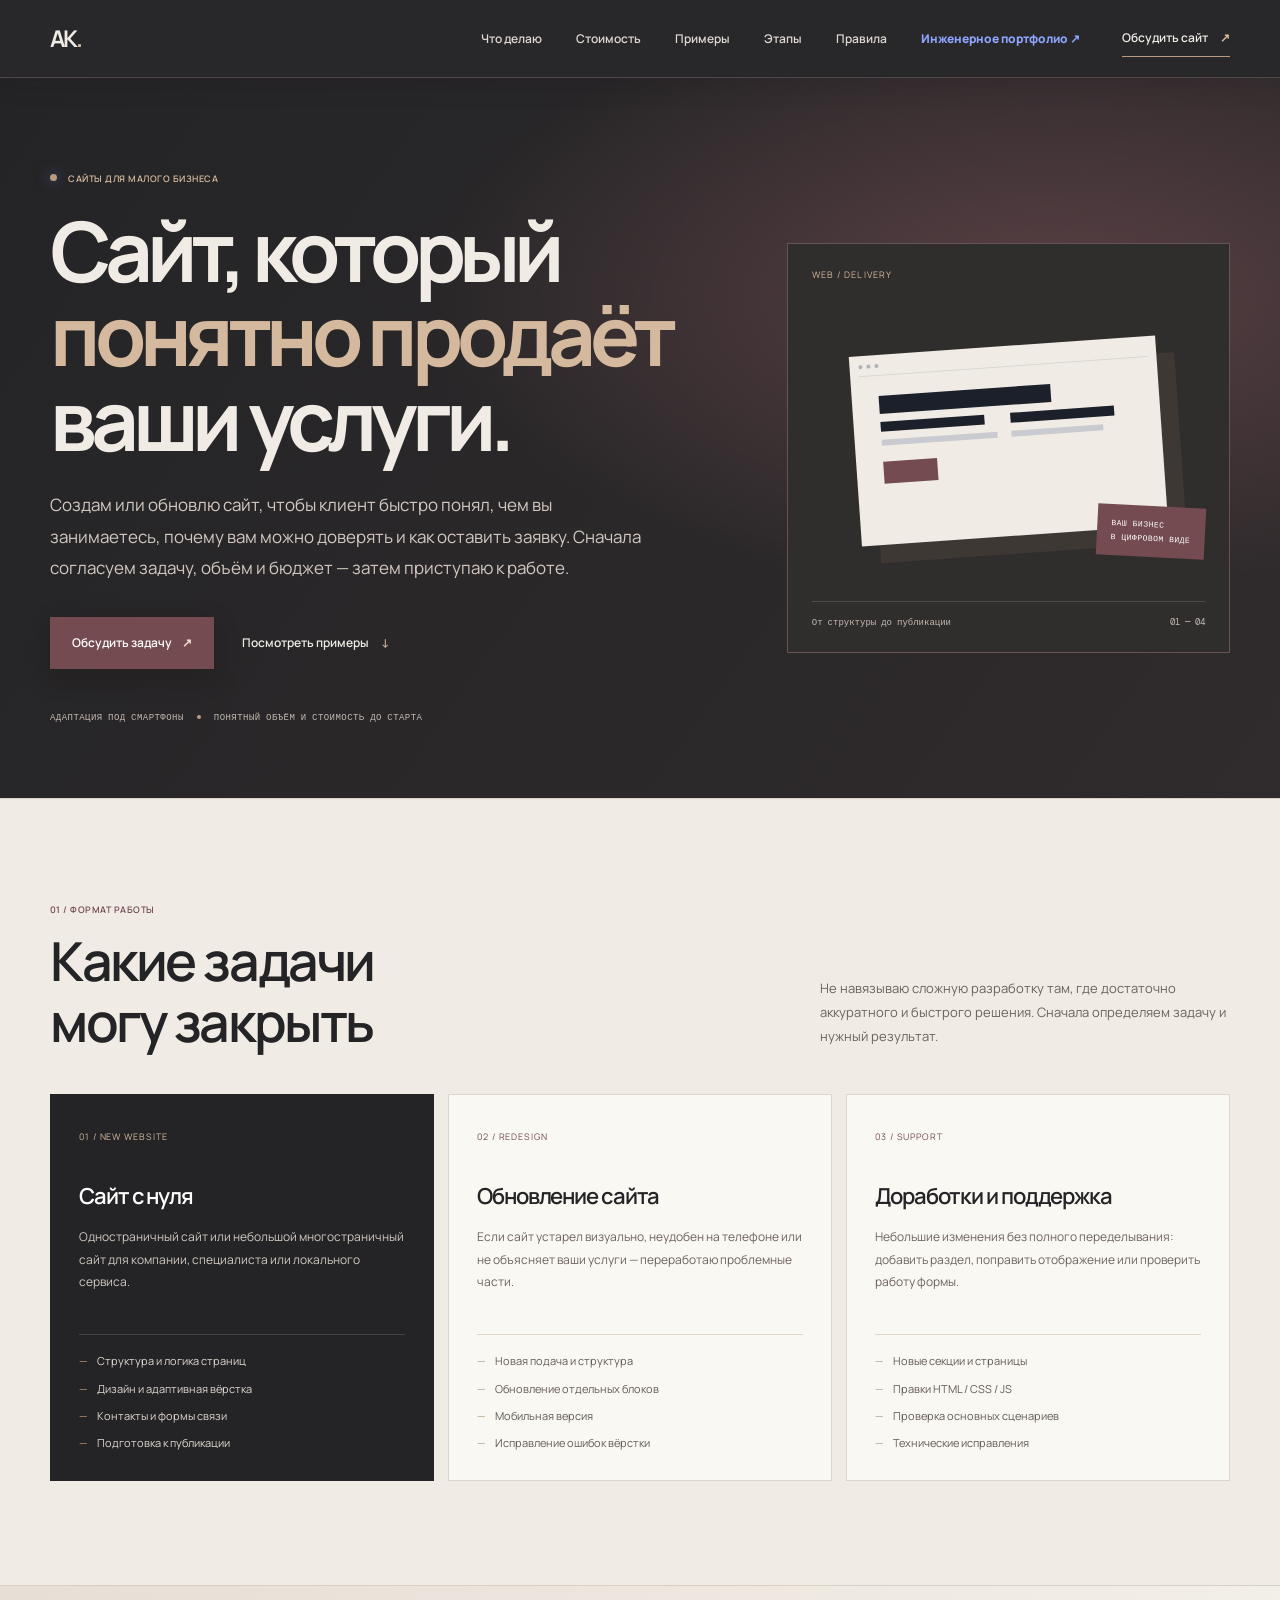
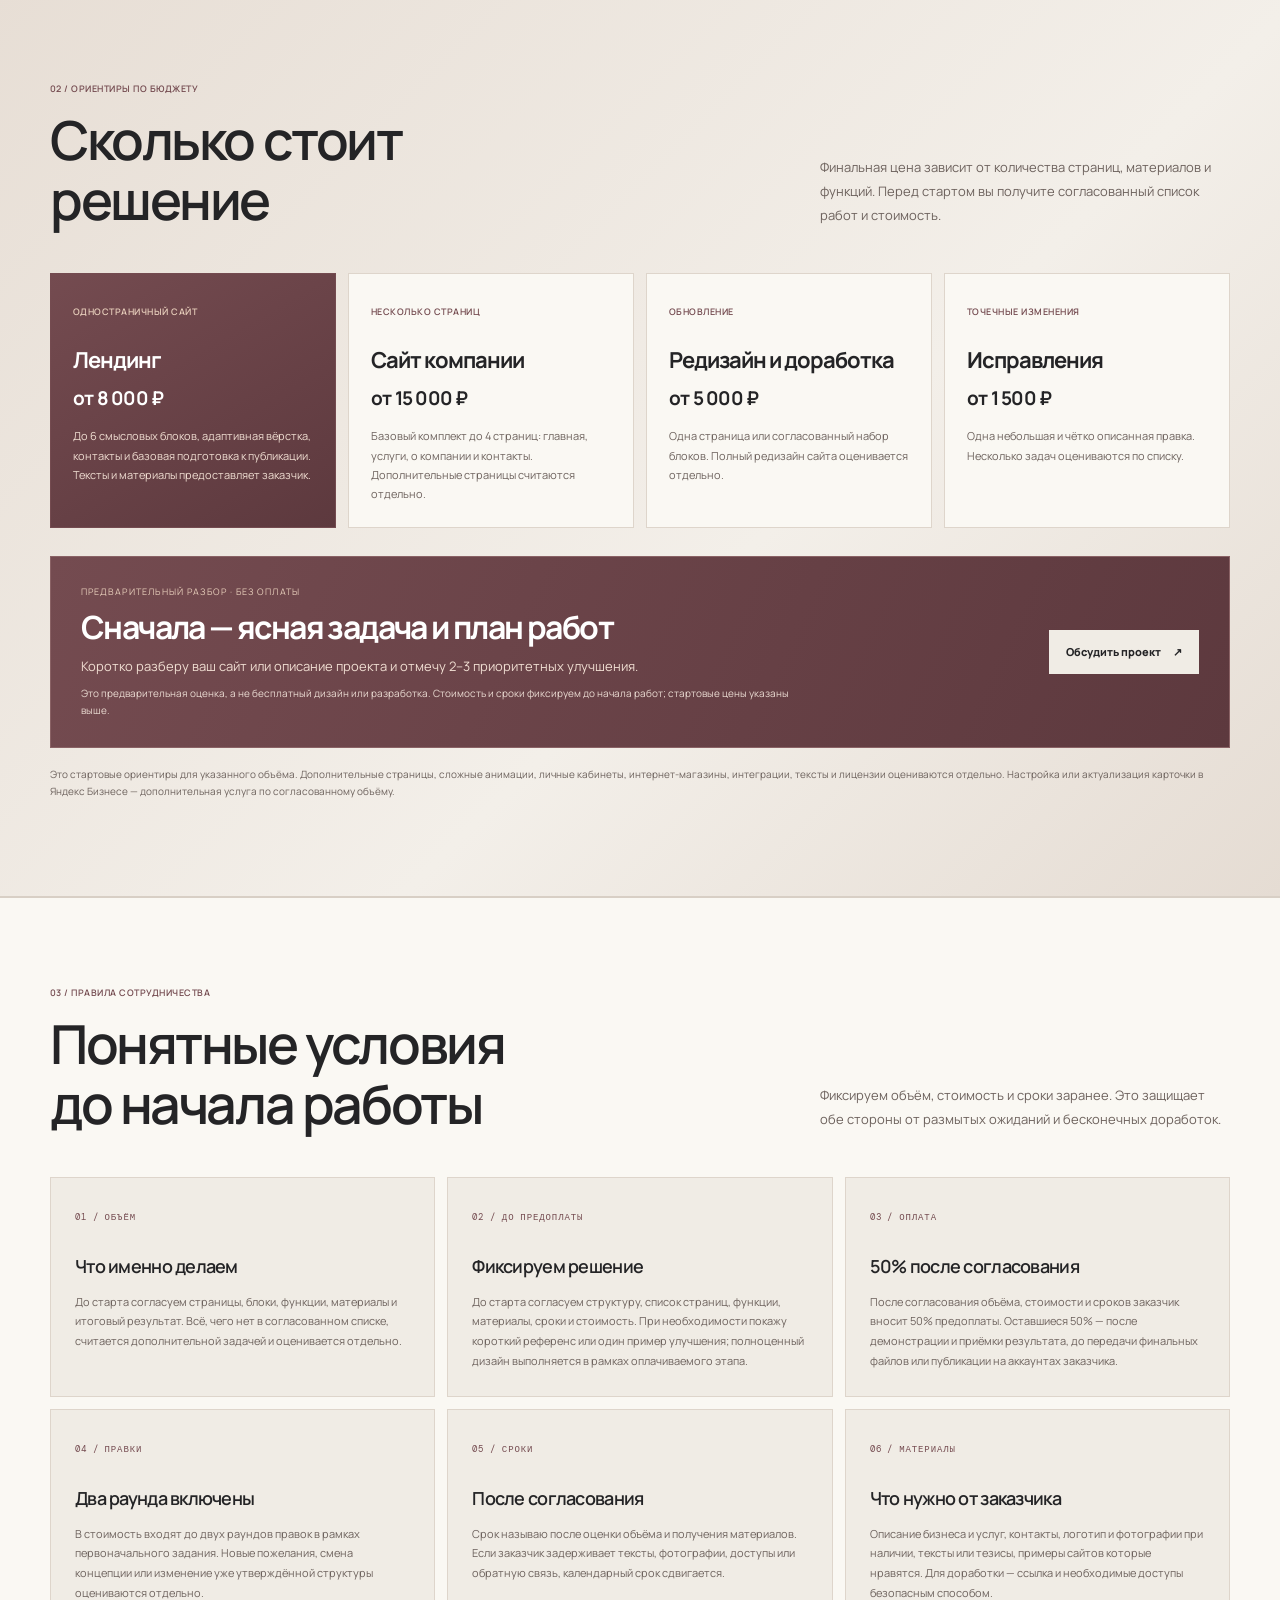
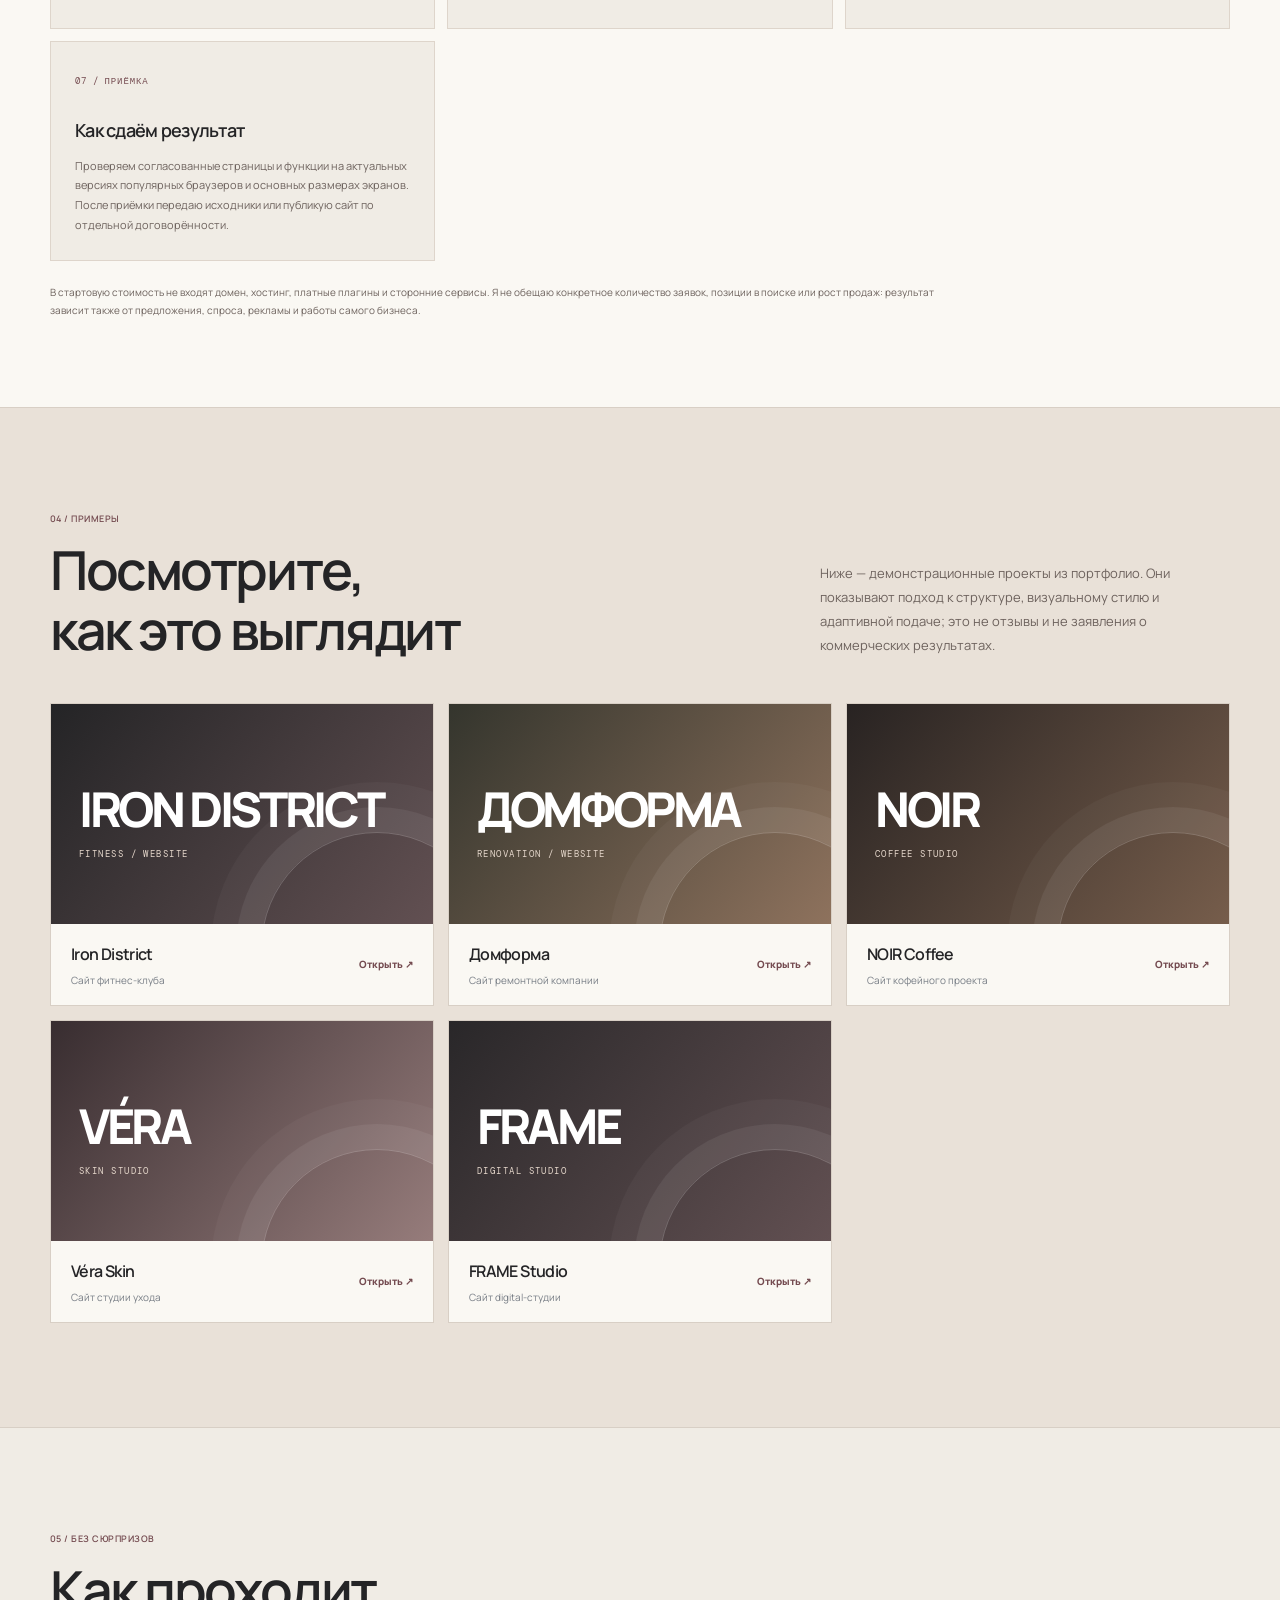
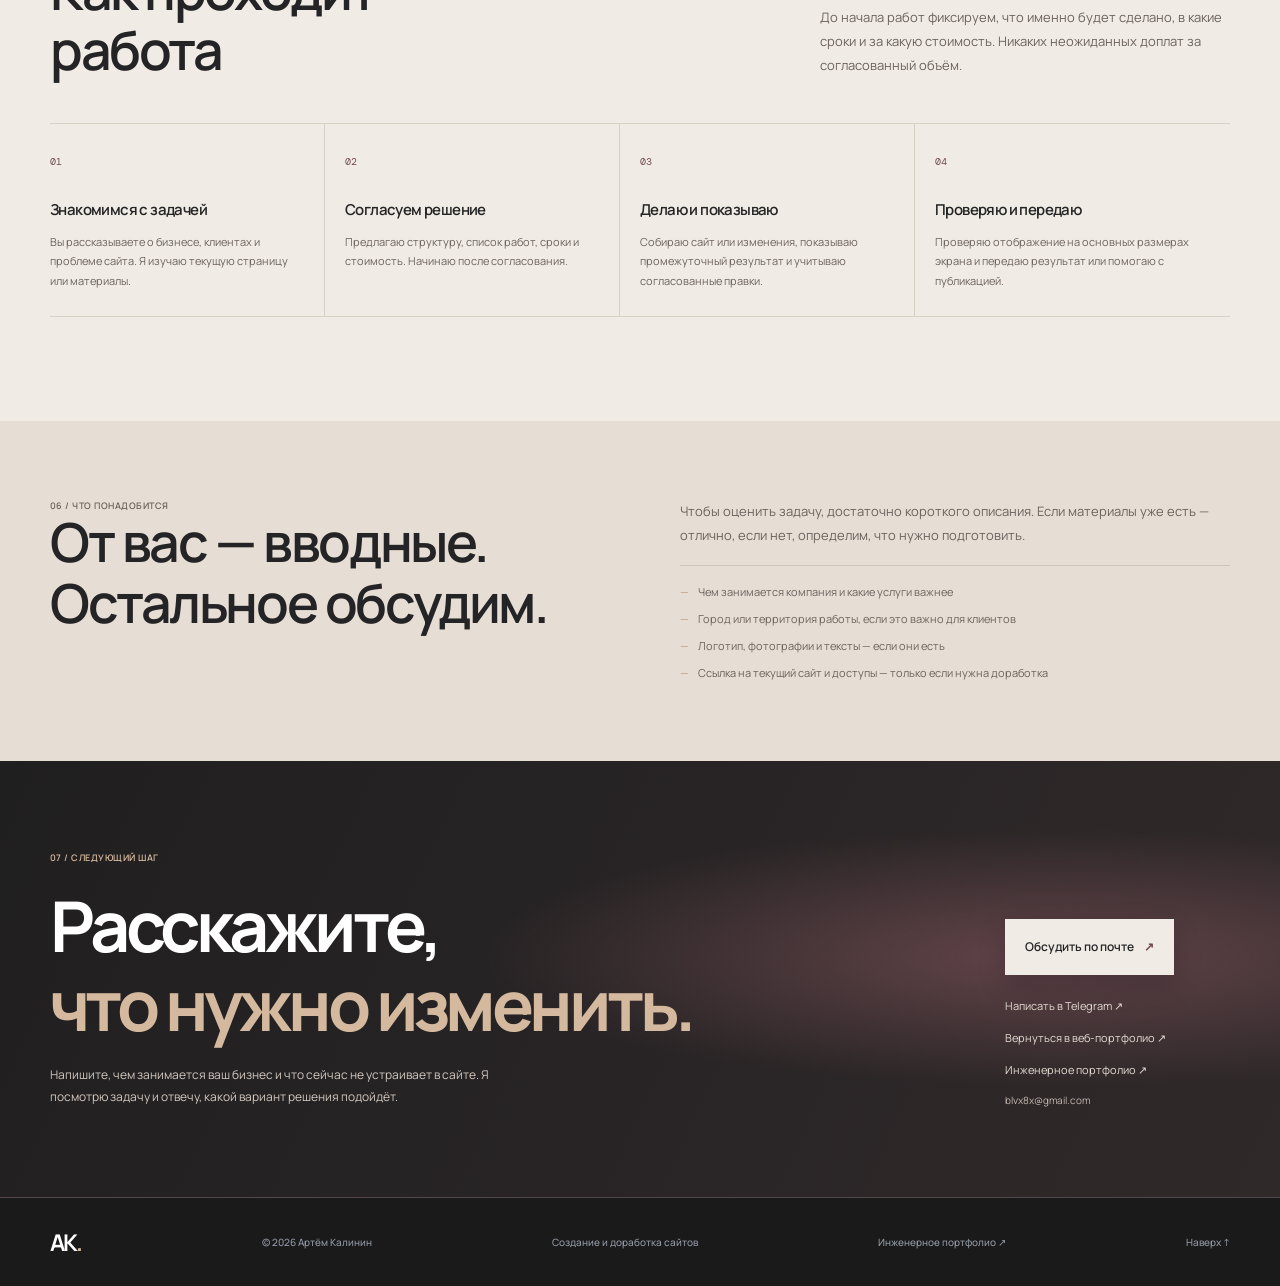
<file: website-development.html>
<!doctype html>
<html lang="ru">
<head>
  <meta charset="utf-8">
  <meta name="viewport" content="width=device-width, initial-scale=1">
  <meta name="theme-color" content="#242426">
  <meta name="description" content="Создание сайтов для малого бизнеса: лендинги, сайты услуг, редизайн и доработка. Обсудить задачу с Артёмом Калининым.">
  <title>Создание сайта для бизнеса — Артём Калинин</title>
  <link rel="preconnect" href="https://fonts.googleapis.com">
  <link rel="preconnect" href="https://fonts.gstatic.com" crossorigin>
  <link href="https://fonts.googleapis.com/css2?family=DM+Mono:wght@400;500&family=Manrope:wght@400;500;600;700;800&family=Marck+Script&display=swap" rel="stylesheet">
  <link rel="stylesheet" href="styles.css?v=20261122-2">
  <link rel="stylesheet" href="website-service.css?v=20261122-2">
</head>
<body class="portfolio-corporate">
  <header class="header">
    <div class="wrap header-inner">
      <a class="brand" href="index.html">АК<span>.</span></a>
      <nav class="nav" aria-label="Основная навигация">
        <a href="#services">Что делаю</a><a href="#pricing">Стоимость</a><a href="#examples">Примеры</a><a href="#process">Этапы</a><a href="#terms">Правила</a><a class="portfolio-switch" href="https://blvxx.github.io/portfolio/engineering/">Инженерное портфолио ↗</a>
      </nav>
      <a class="header-cta" href="#contact">Обсудить сайт <span>↗</span></a>
      <button class="menu-toggle" type="button" aria-label="Открыть меню" aria-expanded="false" aria-controls="service-mobile-nav">☰</button>
    </div>
    <nav class="mobile-nav" id="service-mobile-nav" aria-label="Мобильная навигация">
      <a href="#services">Что делаю</a><a href="#pricing">Стоимость</a><a href="#examples">Примеры</a><a href="#process">Этапы</a><a href="#terms">Правила</a><a href="#contact">Контакты</a><a class="portfolio-switch" href="https://blvxx.github.io/portfolio/engineering/">Инженерное портфолио ↗</a>
    </nav>
  </header>

  <main>
    <section class="service-hero">
      <div class="wrap service-hero-grid">
        <div class="service-hero-copy">
          <p class="eyebrow"><span class="eyebrow-dot"></span> Сайты для малого бизнеса</p>
          <h1>Сайт, который<br><span>понятно продаёт</span><br>ваши услуги.</h1>
          <p class="service-lead">Создам или обновлю сайт, чтобы клиент быстро понял, чем вы занимаетесь, почему вам можно доверять и как оставить заявку. Сначала согласуем задачу, объём и бюджет — затем приступаю к работе.</p>
          <div class="service-actions">
            <a class="button button-dark" href="#contact">Обсудить задачу <span>↗</span></a>
            <a class="text-link" href="#examples">Посмотреть примеры <span>↓</span></a>
          </div>
          <div class="service-proof"><span>Адаптация под смартфоны</span><i></i><span>Понятный объём и стоимость до старта</span></div>
        </div>
        <aside class="service-hero-card">
          <span class="mono">WEB / DELIVERY</span>
          <div class="service-card-graphic"><div class="graphic-window"><div class="graphic-top"><i></i><i></i><i></i></div><div class="graphic-content"><b></b><b></b><b></b><span></span><span></span><em></em></div></div><div class="graphic-note">ВАШ БИЗНЕС<br><strong>В ЦИФРОВОМ ВИДЕ</strong></div></div>
          <div class="service-hero-card-foot"><span>От структуры до публикации</span><span>01 — 04</span></div>
        </aside>
      </div>
    </section>

    <section class="service-section" id="services">
      <div class="wrap">
        <div class="service-section-heading"><div><p class="eyebrow">01 / Формат работы</p><h2>Какие задачи<br>могу закрыть</h2></div><p>Не навязываю сложную разработку там, где достаточно аккуратного и быстрого решения. Сначала определяем задачу и нужный результат.</p></div>
        <div class="service-offers">
          <article><span class="mono">01 / NEW WEBSITE</span><h3>Сайт с нуля</h3><p>Одностраничный сайт или небольшой многостраничный сайт для компании, специалиста или локального сервиса.</p><ul><li>Структура и логика страниц</li><li>Дизайн и адаптивная вёрстка</li><li>Контакты и формы связи</li><li>Подготовка к публикации</li></ul></article>
          <article><span class="mono">02 / REDESIGN</span><h3>Обновление сайта</h3><p>Если сайт устарел визуально, неудобен на телефоне или не объясняет ваши услуги — переработаю проблемные части.</p><ul><li>Новая подача и структура</li><li>Обновление отдельных блоков</li><li>Мобильная версия</li><li>Исправление ошибок вёрстки</li></ul></article>
          <article><span class="mono">03 / SUPPORT</span><h3>Доработки и поддержка</h3><p>Небольшие изменения без полного переделывания: добавить раздел, поправить отображение или проверить работу формы.</p><ul><li>Новые секции и страницы</li><li>Правки HTML / CSS / JS</li><li>Проверка основных сценариев</li><li>Технические исправления</li></ul></article>
        </div>
      </div>
    </section>


    <section class="service-pricing" id="pricing">
      <div class="wrap">
        <div class="service-section-heading"><div><p class="eyebrow">02 / Ориентиры по бюджету</p><h2>Сколько стоит<br>решение</h2></div><p>Финальная цена зависит от количества страниц, материалов и функций. Перед стартом вы получите согласованный список работ и стоимость.</p></div>
        <div class="service-price-grid">
          <article class="service-price-card service-price-featured"><span class="mono">ОДНОСТРАНИЧНЫЙ САЙТ</span><h3>Лендинг</h3><strong>от 8 000 ₽</strong><p>До 6 смысловых блоков, адаптивная вёрстка, контакты и базовая подготовка к публикации. Тексты и материалы предоставляет заказчик.</p></article>
          <article class="service-price-card"><span class="mono">НЕСКОЛЬКО СТРАНИЦ</span><h3>Сайт компании</h3><strong>от 15 000 ₽</strong><p>Базовый комплект до 4 страниц: главная, услуги, о компании и контакты. Дополнительные страницы считаются отдельно.</p></article>
          <article class="service-price-card"><span class="mono">ОБНОВЛЕНИЕ</span><h3>Редизайн и доработка</h3><strong>от 5 000 ₽</strong><p>Одна страница или согласованный набор блоков. Полный редизайн сайта оценивается отдельно.</p></article>
          <article class="service-price-card"><span class="mono">ТОЧЕЧНЫЕ ИЗМЕНЕНИЯ</span><h3>Исправления</h3><strong>от 1 500 ₽</strong><p>Одна небольшая и чётко описанная правка. Несколько задач оцениваются по списку.</p></article>
        </div>
        <aside class="promo-banner" aria-label="Предложение для первых клиентов">
          <div class="promo-copy">
            <p class="promo-kicker">ПРЕДВАРИТЕЛЬНЫЙ РАЗБОР · БЕЗ ОПЛАТЫ</p>
            <h3>Сначала — ясная задача и план работ</h3>
            <p>Коротко разберу ваш сайт или описание проекта и отмечу 2–3 приоритетных улучшения.</p>
            <small>Это предварительная оценка, а не бесплатный дизайн или разработка. Стоимость и сроки фиксируем до начала работ; стартовые цены указаны выше.</small>
          </div>
          <a class="promo-link" href="#contact">Обсудить проект <span>↗</span></a>
        </aside>
        <p class="service-pricing-note">Это стартовые ориентиры для указанного объёма. Дополнительные страницы, сложные анимации, личные кабинеты, интернет-магазины, интеграции, тексты и лицензии оцениваются отдельно. Настройка или актуализация карточки в Яндекс Бизнесе — дополнительная услуга по согласованному объёму.</p>
      </div>
    </section>


    <section class="service-rules" id="terms">
      <div class="wrap">
        <div class="service-section-heading"><div><p class="eyebrow">03 / Правила сотрудничества</p><h2>Понятные условия<br>до начала работы</h2></div><p>Фиксируем объём, стоимость и сроки заранее. Это защищает обе стороны от размытых ожиданий и бесконечных доработок.</p></div>
        <div class="rules-grid">
          <article><span>01 / ОБЪЁМ</span><h3>Что именно делаем</h3><p>До старта согласуем страницы, блоки, функции, материалы и итоговый результат. Всё, чего нет в согласованном списке, считается дополнительной задачей и оценивается отдельно.</p></article>
          <article><span>02 / ДО ПРЕДОПЛАТЫ</span><h3>Фиксируем решение</h3><p>До старта согласуем структуру, список страниц, функции, материалы, сроки и стоимость. При необходимости покажу короткий референс или один пример улучшения; полноценный дизайн выполняется в рамках оплачиваемого этапа.</p></article>
          <article><span>03 / ОПЛАТА</span><h3>50% после согласования</h3><p>После согласования объёма, стоимости и сроков заказчик вносит 50% предоплаты. Оставшиеся 50% — после демонстрации и приёмки результата, до передачи финальных файлов или публикации на аккаунтах заказчика.</p></article>
          <article><span>04 / ПРАВКИ</span><h3>Два раунда включены</h3><p>В стоимость входят до двух раундов правок в рамках первоначального задания. Новые пожелания, смена концепции или изменение уже утверждённой структуры оцениваются отдельно.</p></article>
          <article><span>05 / СРОКИ</span><h3>После согласования</h3><p>Срок называю после оценки объёма и получения материалов. Если заказчик задерживает тексты, фотографии, доступы или обратную связь, календарный срок сдвигается.</p></article>
          <article><span>06 / МАТЕРИАЛЫ</span><h3>Что нужно от заказчика</h3><p>Описание бизнеса и услуг, контакты, логотип и фотографии при наличии, тексты или тезисы, примеры сайтов которые нравятся. Для доработки — ссылка и необходимые доступы безопасным способом.</p></article>
          <article><span>07 / ПРИЁМКА</span><h3>Как сдаём результат</h3><p>Проверяем согласованные страницы и функции на актуальных версиях популярных браузеров и основных размерах экранов. После приёмки передаю исходники или публикую сайт по отдельной договорённости.</p></article>
        </div>
        <p class="rules-footnote">В стартовую стоимость не входят домен, хостинг, платные плагины и сторонние сервисы. Я не обещаю конкретное количество заявок, позиции в поиске или рост продаж: результат зависит также от предложения, спроса, рекламы и работы самого бизнеса.</p>
      </div>
    </section>

    <section class="service-examples" id="examples">
      <div class="wrap">
        <div class="service-section-heading"><div><p class="eyebrow">04 / Примеры</p><h2>Посмотрите,<br>как это выглядит</h2></div><p>Ниже — демонстрационные проекты из портфолио. Они показывают подход к структуре, визуальному стилю и адаптивной подаче; это не отзывы и не заявления о коммерческих результатах.</p></div>
        <div class="example-grid">
          <a class="example-card" href="https://blvxx.github.io/web-development-portfolio/projects/iron-district/" target="_blank" rel="noopener noreferrer"><div class="example-visual example-iron"><span>IRON DISTRICT</span><small>FITNESS / WEBSITE</small></div><div class="example-info"><div><h3>Iron District</h3><p>Сайт фитнес-клуба</p></div><span>Открыть ↗</span></div></a>
          <a class="example-card" href="https://blvxx.github.io/web-development-portfolio/projects/domforma/" target="_blank" rel="noopener noreferrer"><div class="example-visual example-domforma"><span>ДОМФОРМА</span><small>RENOVATION / WEBSITE</small></div><div class="example-info"><div><h3>Домформа</h3><p>Сайт ремонтной компании</p></div><span>Открыть ↗</span></div></a>
          <a class="example-card" href="https://blvxx.github.io/web-development-portfolio/projects/noir-coffee/" target="_blank" rel="noopener noreferrer"><div class="example-visual example-noir"><span>NOIR</span><small>COFFEE STUDIO</small></div><div class="example-info"><div><h3>NOIR Coffee</h3><p>Сайт кофейного проекта</p></div><span>Открыть ↗</span></div></a>
          <a class="example-card" href="https://blvxx.github.io/web-development-portfolio/projects/vera-skin/" target="_blank" rel="noopener noreferrer"><div class="example-visual example-vera"><span>VÉRA</span><small>SKIN STUDIO</small></div><div class="example-info"><div><h3>Véra Skin</h3><p>Сайт студии ухода</p></div><span>Открыть ↗</span></div></a>
          <a class="example-card" href="https://blvxx.github.io/web-development-portfolio/projects/frame-studio/" target="_blank" rel="noopener noreferrer"><div class="example-visual example-frame"><span>FRAME</span><small>DIGITAL STUDIO</small></div><div class="example-info"><div><h3>FRAME Studio</h3><p>Сайт digital-студии</p></div><span>Открыть ↗</span></div></a>
        </div>
      </div>
    </section>

    <section class="service-section" id="process">
      <div class="wrap">
        <div class="service-section-heading"><div><p class="eyebrow">05 / Без сюрпризов</p><h2>Как проходит<br>работа</h2></div><p>До начала работ фиксируем, что именно будет сделано, в какие сроки и за какую стоимость. Никаких неожиданных доплат за согласованный объём.</p></div>
        <div class="service-steps">
          <article><span>01</span><h3>Знакомимся с задачей</h3><p>Вы рассказываете о бизнесе, клиентах и проблеме сайта. Я изучаю текущую страницу или материалы.</p></article>
          <article><span>02</span><h3>Согласуем решение</h3><p>Предлагаю структуру, список работ, сроки и стоимость. Начинаю после согласования.</p></article>
          <article><span>03</span><h3>Делаю и показываю</h3><p>Собираю сайт или изменения, показываю промежуточный результат и учитываю согласованные правки.</p></article>
          <article><span>04</span><h3>Проверяю и передаю</h3><p>Проверяю отображение на основных размерах экрана и передаю результат или помогаю с публикацией.</p></article>
        </div>
      </div>
    </section>

    <section class="service-requirements">
      <div class="wrap requirements-grid">
        <div><p class="eyebrow">06 / Что понадобится</p><h2>От вас — вводные.<br>Остальное обсудим.</h2></div>
        <div><p>Чтобы оценить задачу, достаточно короткого описания. Если материалы уже есть — отлично, если нет, определим, что нужно подготовить.</p><ul><li>Чем занимается компания и какие услуги важнее</li><li>Город или территория работы, если это важно для клиентов</li><li>Логотип, фотографии и тексты — если они есть</li><li>Ссылка на текущий сайт и доступы — только если нужна доработка</li></ul></div>
      </div>
    </section>

    <section class="service-contact" id="contact">
      <div class="wrap service-contact-inner">
        <div><p class="eyebrow">07 / Следующий шаг</p><h2>Расскажите,<br><span>что нужно изменить.</span></h2><p>Напишите, чем занимается ваш бизнес и что сейчас не устраивает в сайте. Я посмотрю задачу и отвечу, какой вариант решения подойдёт.</p></div>
        <div class="service-contact-actions"><a class="button button-light" href="https://mail.google.com/mail/?view=cm&fs=1&to=blvx8x%40gmail.com&su=Обсуждение%20сайта%20для%20бизнеса" target="_blank" rel="noopener noreferrer">Обсудить по почте <span>↗</span></a><a href="https://t.me/blvlxx" target="_blank" rel="noopener noreferrer">Написать в Telegram ↗</a><a href="index.html">Вернуться в веб-портфолио ↗</a><a href="https://blvxx.github.io/portfolio/engineering/">Инженерное портфолио ↗</a><span><a href="https://mail.google.com/mail/?view=cm&fs=1&to=blvx8x%40gmail.com" target="_blank" rel="noopener noreferrer">blvx8x@gmail.com</a></span></div>
      </div>
    </section>
  </main>
  <footer class="footer"><div class="wrap footer-inner"><a class="brand" href="index.html">АК<span>.</span></a><span>© <span id="year"></span> Артём Калинин</span><span>Создание и доработка сайтов</span><a href="https://blvxx.github.io/portfolio/engineering/">Инженерное портфолио ↗</a><a href="#top">Наверх ↑</a></div></footer>
  <script>
    document.getElementById("year").textContent = new Date().getFullYear();
    const menuButton = document.querySelector(".menu-toggle");
    const mobileNav = document.querySelector("#service-mobile-nav");
    menuButton.addEventListener("click", () => {
      const open = mobileNav.classList.toggle("open");
      menuButton.setAttribute("aria-expanded", String(open));
      menuButton.setAttribute("aria-label", open ? "Закрыть меню" : "Открыть меню");
    });
    mobileNav.querySelectorAll("a").forEach(link => link.addEventListener("click", () => {
      mobileNav.classList.remove("open");
      menuButton.setAttribute("aria-expanded", "false");
    }));
  </script>
</body>
</html>
</file>
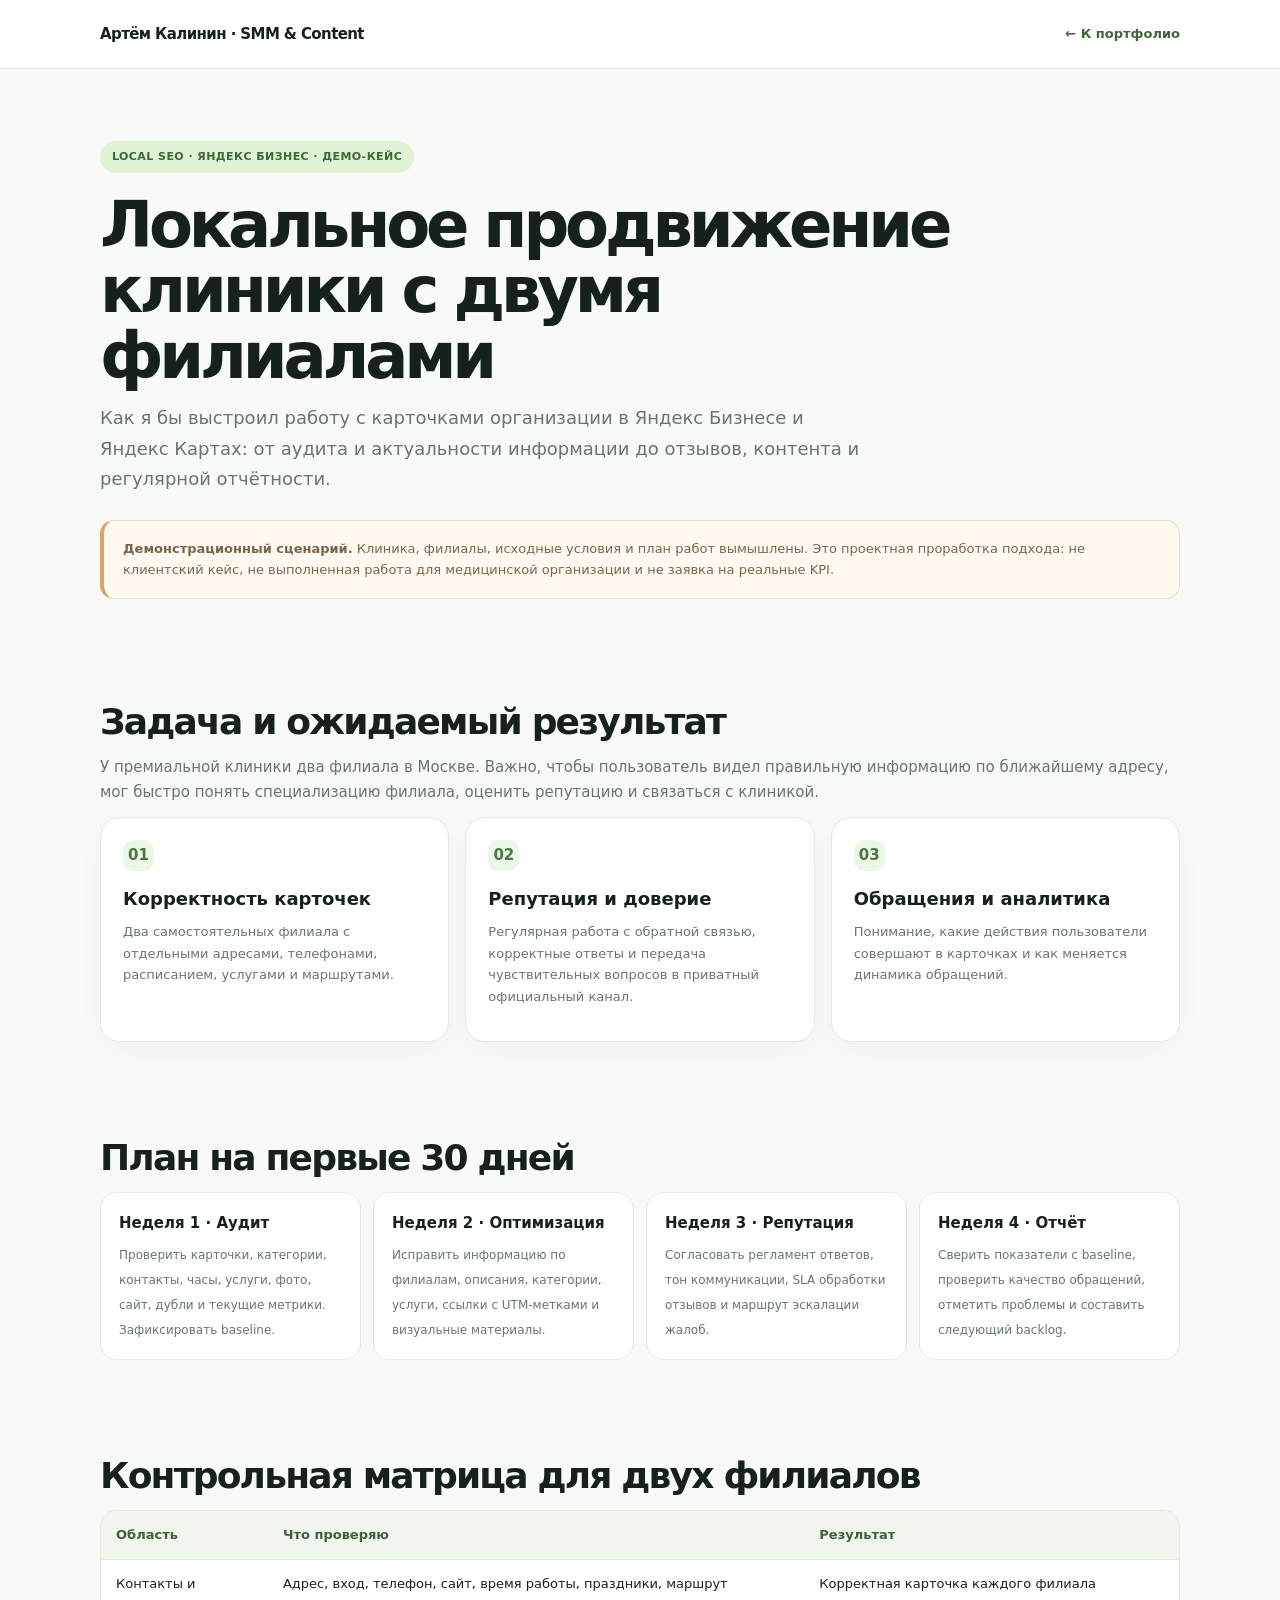
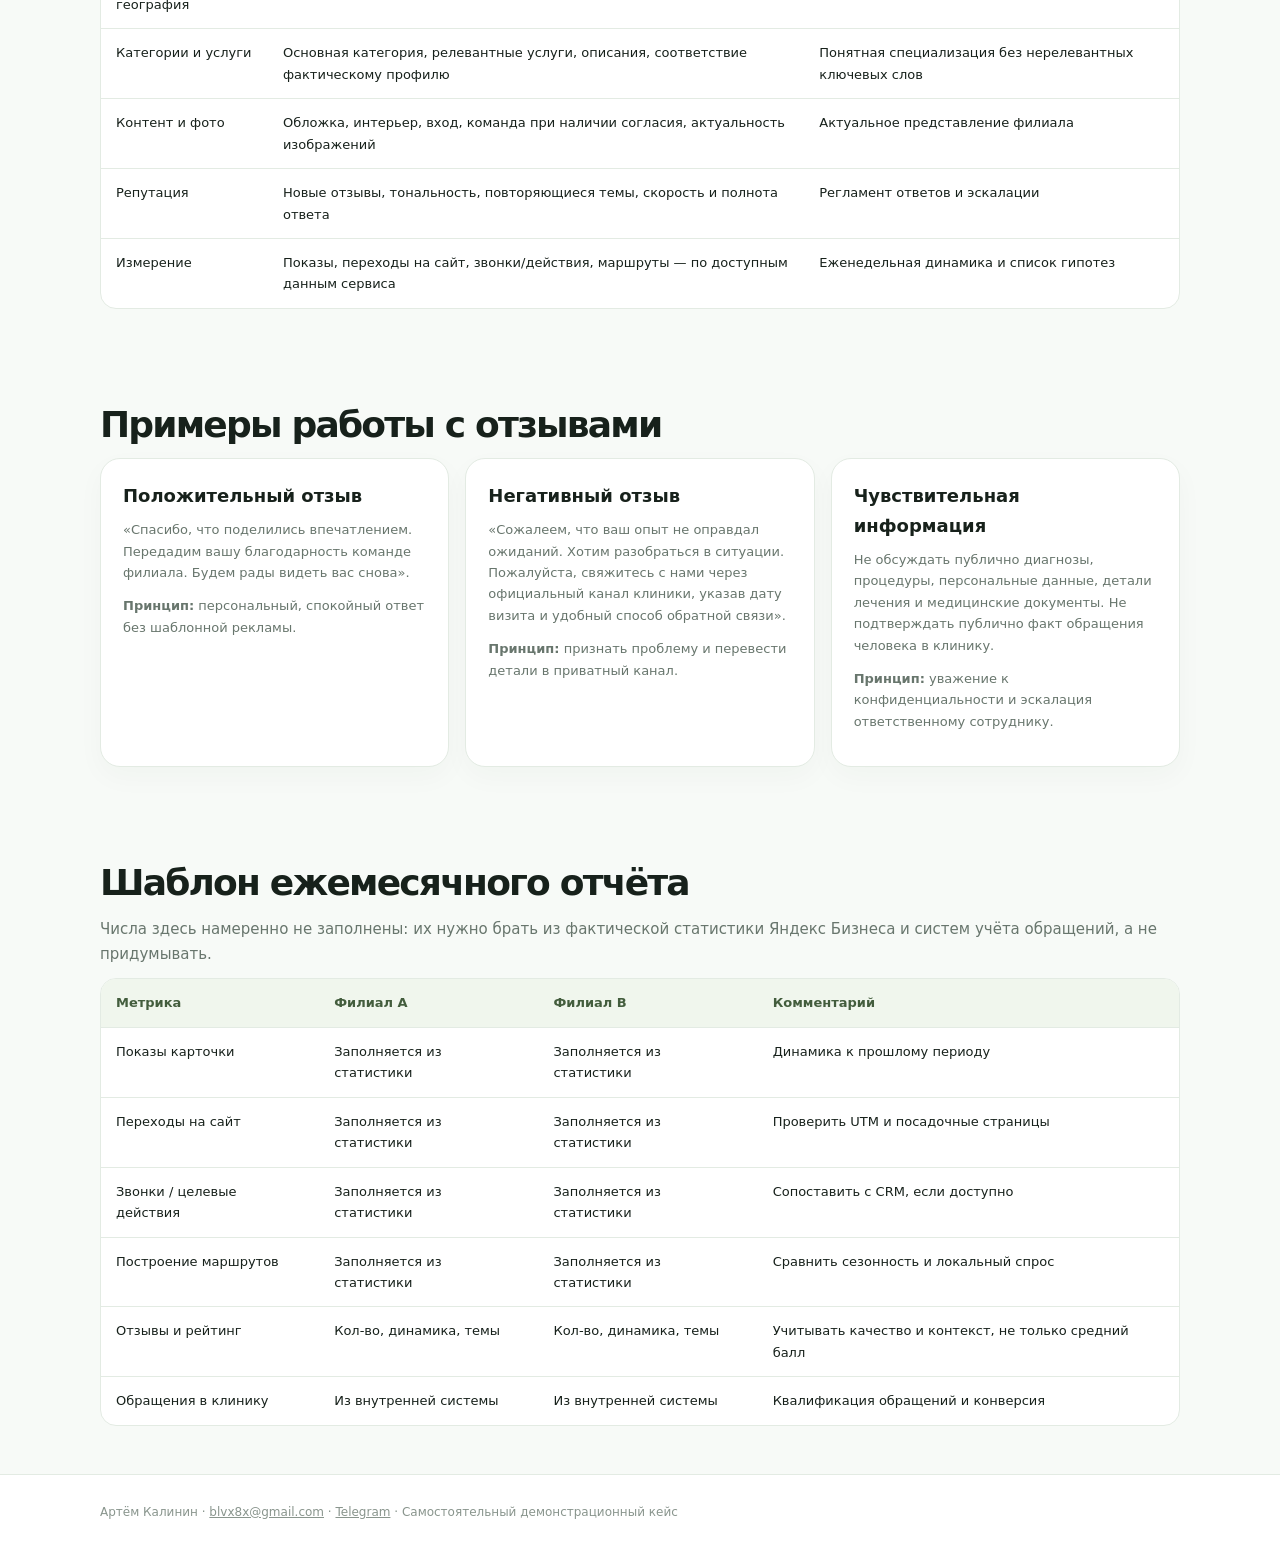
<file: smm/yandex-business-clinic-case.html>
<!doctype html>
<html lang="ru">
<head>
  <meta charset="utf-8">
  <meta name="viewport" content="width=device-width, initial-scale=1">
  <meta name="description" content="Демонстрационный кейс локального продвижения двух филиалов клиники в Яндекс Бизнесе и Яндекс Картах: аудит карточек, репутация, контент и отчётность.">
  <meta name="theme-color" content="#f7faf7">
  <title>Яндекс Бизнес и локальное продвижение клиники — Артём Калинин</title>
  <style>
    :root{--ink:#17211b;--muted:#68766d;--line:#e3ebe3;--green:#dff2d1;--green-dark:#41663a;--surface:#fff;--page:#f7faf7;--max:1080px}
    *{box-sizing:border-box}
    body{margin:0;background:var(--page);color:var(--ink);font:15px/1.65 Inter,system-ui,-apple-system,"Segoe UI",sans-serif}
    a{color:inherit}
    .shell{width:min(var(--max),calc(100% - 40px));margin:0 auto}
    header{background:#fff;border-bottom:1px solid var(--line)}
    header .shell{min-height:68px;display:flex;align-items:center;justify-content:space-between;gap:20px}
    .brand{font-weight:850;text-decoration:none;letter-spacing:-.04em}
    .back{font-size:13px;color:var(--green-dark);font-weight:700;text-decoration:none}
    .hero{padding:72px 0 55px}
    .eyebrow{display:inline-flex;padding:7px 12px;border-radius:99px;background:var(--green);color:var(--green-dark);font-size:11px;font-weight:800;letter-spacing:.04em}
    h1{max-width:850px;margin:20px 0 14px;font-size:clamp(38px,6vw,64px);line-height:1.02;letter-spacing:-.065em}
    h2{font-size:clamp(25px,3.5vw,36px);line-height:1.1;letter-spacing:-.05em;margin:0 0 14px}
    h3{font-size:18px;margin:0 0 8px}
    p{color:var(--muted);margin:0 0 12px}
    .lead{max-width:760px;font-size:18px;line-height:1.7}
    .notice{margin-top:25px;padding:17px 19px;border:1px solid #ecdcc3;border-left:4px solid #d7a66e;border-radius:14px;background:#fff9f1;color:#7c654a;font-size:13px}
    section{padding:48px 0}
    .grid{display:grid;grid-template-columns:repeat(3,minmax(0,1fr));gap:16px}
    .card{padding:22px;border:1px solid var(--line);border-radius:20px;background:var(--surface);box-shadow:0 10px 28px #243b2608}
    .card p{font-size:13px}
    .number{display:inline-grid;width:31px;height:31px;place-items:center;margin-bottom:13px;border-radius:10px;background:#edf7e8;color:#4b7543;font-weight:850}
    .steps{display:grid;grid-template-columns:repeat(4,minmax(0,1fr));gap:12px}
    .step{padding:18px;border-radius:17px;background:#fff;border:1px solid var(--line)}
    .step b{display:block;margin-bottom:7px}
    .step span{font-size:12px;color:var(--muted)}
    .table-wrap{overflow-x:auto;border:1px solid var(--line);border-radius:16px;background:#fff}
    table{width:100%;border-collapse:collapse;min-width:620px}
    th,td{text-align:left;vertical-align:top;padding:13px 15px;border-bottom:1px solid var(--line);font-size:13px}
    th{background:#f0f6ed;color:#435d3d}
    tr:last-child td{border-bottom:0}
    .metric{font-weight:800;color:#3e6238}
    .footer{padding:28px 0;background:#fff;border-top:1px solid var(--line);font-size:12px;color:#89958d}
    @media(max-width:760px){.grid{grid-template-columns:1fr}.steps{grid-template-columns:1fr 1fr}.hero{padding:50px 0 35px}section{padding:35px 0}}
    @media(max-width:390px){.steps{grid-template-columns:1fr}.shell{width:calc(100% - 28px)}}
  </style>
</head>
<body>
<header>
  <div class="shell">
    <a class="brand" href="index.html">Артём Калинин · SMM & Content</a>
    <a class="back" href="index.html">← К портфолио</a>
  </div>
</header>
<main>
  <div class="shell hero">
    <span class="eyebrow">LOCAL SEO · ЯНДЕКС БИЗНЕС · ДЕМО-КЕЙС</span>
    <h1>Локальное продвижение клиники с двумя филиалами</h1>
    <p class="lead">Как я бы выстроил работу с карточками организации в Яндекс Бизнесе и Яндекс Картах: от аудита и актуальности информации до отзывов, контента и регулярной отчётности.</p>
    <div class="notice"><strong>Демонстрационный сценарий.</strong> Клиника, филиалы, исходные условия и план работ вымышлены. Это проектная проработка подхода: не клиентский кейс, не выполненная работа для медицинской организации и не заявка на реальные KPI.</div>
  </div>

  <section>
    <div class="shell">
      <h2>Задача и ожидаемый результат</h2>
      <p>У премиальной клиники два филиала в Москве. Важно, чтобы пользователь видел правильную информацию по ближайшему адресу, мог быстро понять специализацию филиала, оценить репутацию и связаться с клиникой.</p>
      <div class="grid">
        <article class="card"><span class="number">01</span><h3>Корректность карточек</h3><p>Два самостоятельных филиала с отдельными адресами, телефонами, расписанием, услугами и маршрутами.</p></article>
        <article class="card"><span class="number">02</span><h3>Репутация и доверие</h3><p>Регулярная работа с обратной связью, корректные ответы и передача чувствительных вопросов в приватный официальный канал.</p></article>
        <article class="card"><span class="number">03</span><h3>Обращения и аналитика</h3><p>Понимание, какие действия пользователи совершают в карточках и как меняется динамика обращений.</p></article>
      </div>
    </div>
  </section>

  <section>
    <div class="shell">
      <h2>План на первые 30 дней</h2>
      <div class="steps">
        <div class="step"><b>Неделя 1 · Аудит</b><span>Проверить карточки, категории, контакты, часы, услуги, фото, сайт, дубли и текущие метрики. Зафиксировать baseline.</span></div>
        <div class="step"><b>Неделя 2 · Оптимизация</b><span>Исправить информацию по филиалам, описания, категории, услуги, ссылки с UTM-метками и визуальные материалы.</span></div>
        <div class="step"><b>Неделя 3 · Репутация</b><span>Согласовать регламент ответов, тон коммуникации, SLA обработки отзывов и маршрут эскалации жалоб.</span></div>
        <div class="step"><b>Неделя 4 · Отчёт</b><span>Сверить показатели с baseline, проверить качество обращений, отметить проблемы и составить следующий backlog.</span></div>
      </div>
    </div>
  </section>

  <section>
    <div class="shell">
      <h2>Контрольная матрица для двух филиалов</h2>
      <div class="table-wrap">
        <table>
          <thead><tr><th>Область</th><th>Что проверяю</th><th>Результат</th></tr></thead>
          <tbody>
            <tr><td>Контакты и география</td><td>Адрес, вход, телефон, сайт, время работы, праздники, маршрут</td><td>Корректная карточка каждого филиала</td></tr>
            <tr><td>Категории и услуги</td><td>Основная категория, релевантные услуги, описания, соответствие фактическому профилю</td><td>Понятная специализация без нерелевантных ключевых слов</td></tr>
            <tr><td>Контент и фото</td><td>Обложка, интерьер, вход, команда при наличии согласия, актуальность изображений</td><td>Актуальное представление филиала</td></tr>
            <tr><td>Репутация</td><td>Новые отзывы, тональность, повторяющиеся темы, скорость и полнота ответа</td><td>Регламент ответов и эскалации</td></tr>
            <tr><td>Измерение</td><td>Показы, переходы на сайт, звонки/действия, маршруты — по доступным данным сервиса</td><td>Еженедельная динамика и список гипотез</td></tr>
          </tbody>
        </table>
      </div>
    </div>
  </section>

  <section>
    <div class="shell">
      <h2>Примеры работы с отзывами</h2>
      <div class="grid">
        <article class="card"><h3>Положительный отзыв</h3><p>«Спасибо, что поделились впечатлением. Передадим вашу благодарность команде филиала. Будем рады видеть вас снова».</p><p><strong>Принцип:</strong> персональный, спокойный ответ без шаблонной рекламы.</p></article>
        <article class="card"><h3>Негативный отзыв</h3><p>«Сожалеем, что ваш опыт не оправдал ожиданий. Хотим разобраться в ситуации. Пожалуйста, свяжитесь с нами через официальный канал клиники, указав дату визита и удобный способ обратной связи».</p><p><strong>Принцип:</strong> признать проблему и перевести детали в приватный канал.</p></article>
        <article class="card"><h3>Чувствительная информация</h3><p>Не обсуждать публично диагнозы, процедуры, персональные данные, детали лечения и медицинские документы. Не подтверждать публично факт обращения человека в клинику.</p><p><strong>Принцип:</strong> уважение к конфиденциальности и эскалация ответственному сотруднику.</p></article>
      </div>
    </div>
  </section>

  <section>
    <div class="shell">
      <h2>Шаблон ежемесячного отчёта</h2>
      <p>Числа здесь намеренно не заполнены: их нужно брать из фактической статистики Яндекс Бизнеса и систем учёта обращений, а не придумывать.</p>
      <div class="table-wrap">
        <table>
          <thead><tr><th>Метрика</th><th>Филиал A</th><th>Филиал B</th><th>Комментарий</th></tr></thead>
          <tbody>
            <tr><td>Показы карточки</td><td>Заполняется из статистики</td><td>Заполняется из статистики</td><td>Динамика к прошлому периоду</td></tr>
            <tr><td>Переходы на сайт</td><td>Заполняется из статистики</td><td>Заполняется из статистики</td><td>Проверить UTM и посадочные страницы</td></tr>
            <tr><td>Звонки / целевые действия</td><td>Заполняется из статистики</td><td>Заполняется из статистики</td><td>Сопоставить с CRM, если доступно</td></tr>
            <tr><td>Построение маршрутов</td><td>Заполняется из статистики</td><td>Заполняется из статистики</td><td>Сравнить сезонность и локальный спрос</td></tr>
            <tr><td>Отзывы и рейтинг</td><td>Кол-во, динамика, темы</td><td>Кол-во, динамика, темы</td><td>Учитывать качество и контекст, не только средний балл</td></tr>
            <tr><td>Обращения в клинику</td><td>Из внутренней системы</td><td>Из внутренней системы</td><td>Квалификация обращений и конверсия</td></tr>
          </tbody>
        </table>
      </div>
    </div>
  </section>
</main>
<footer class="footer"><div class="shell">Артём Калинин · <a href="mailto:blvx8x@gmail.com">blvx8x@gmail.com</a> · <a href="https://t.me/blvlxx">Telegram</a> · Самостоятельный демонстрационный кейс</div></footer>
</body>
</html>
</file>
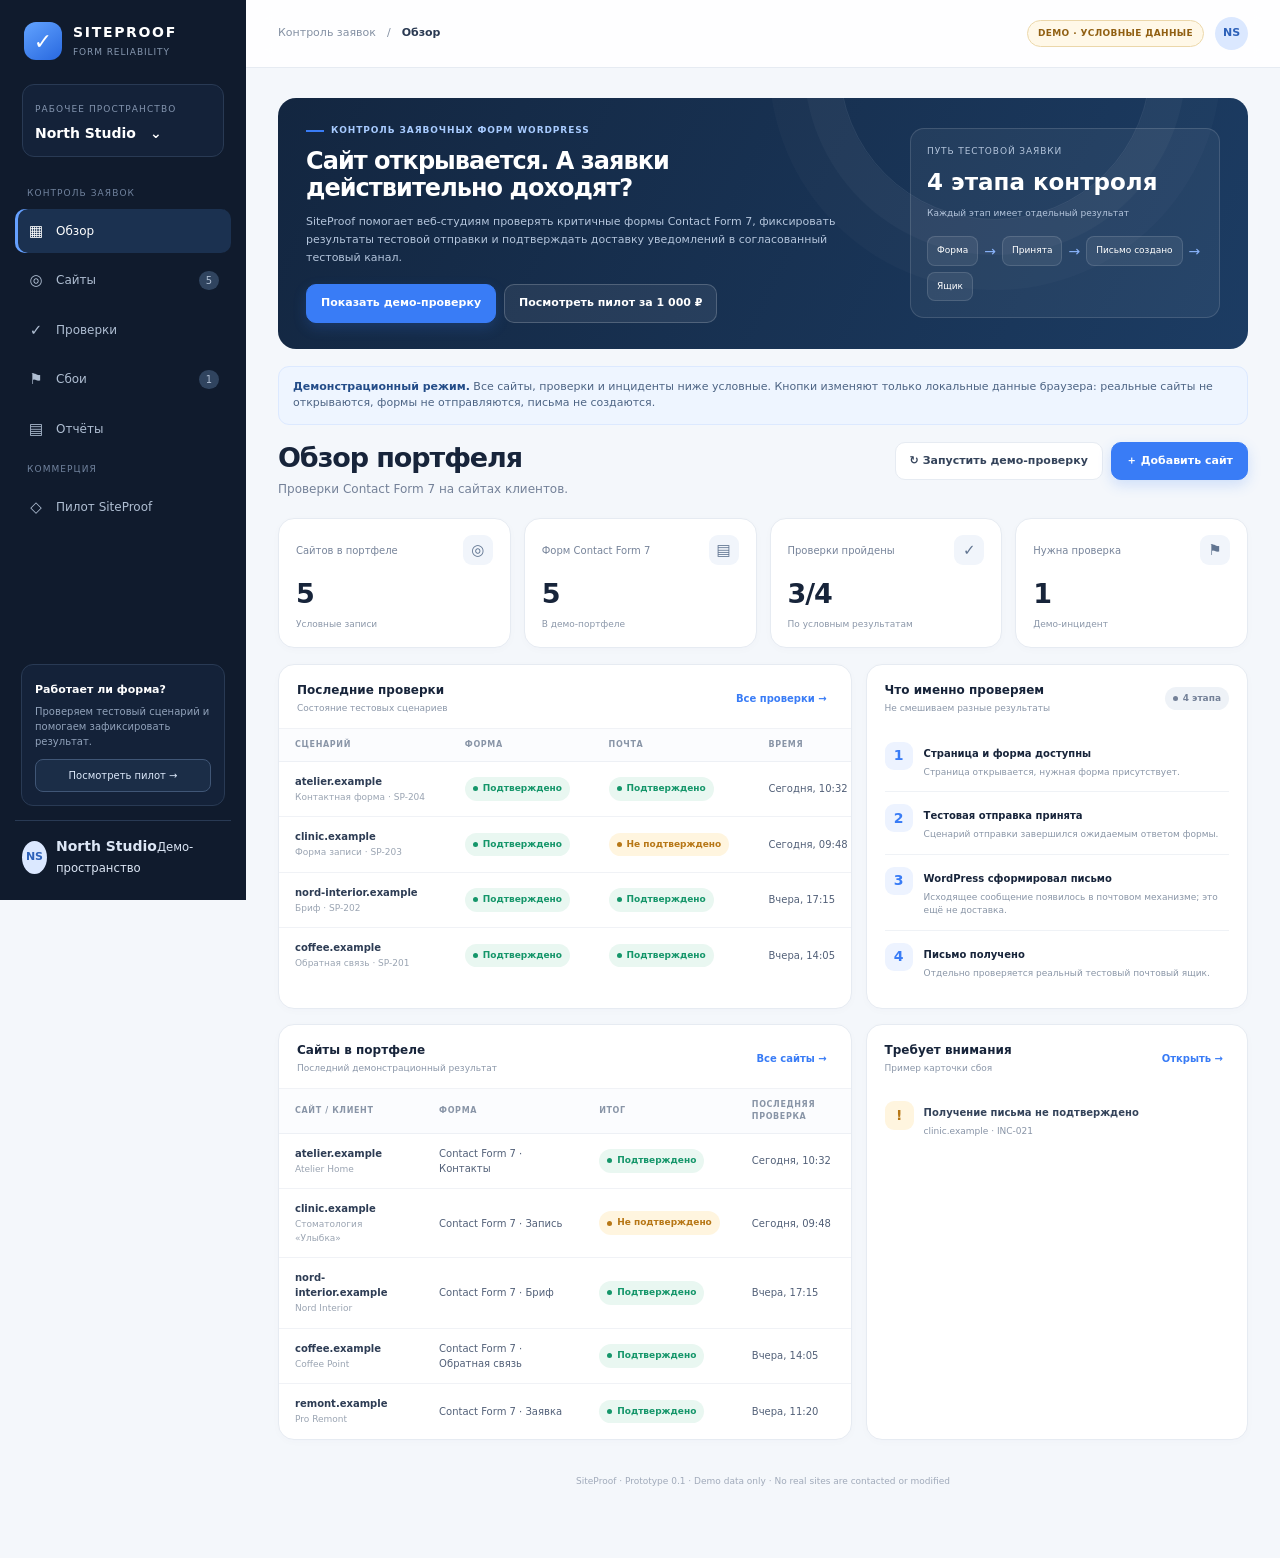
<file: products/siteproof-demo/demo.html>
<!doctype html>
<html lang="ru">
<head>
<meta charset="utf-8">
<meta name="viewport" content="width=device-width, initial-scale=1">
<meta name="theme-color" content="#101b2d">
<title>SiteProof — контроль заявочных форм</title>
<style>
:root{--bg:#f4f7fb;--paper:#fff;--ink:#17243a;--muted:#748198;--line:#e6ebf2;--nav:#101b2d;--nav2:#172944;--blue:#397cf6;--blueSoft:#edf3ff;--green:#15966a;--greenSoft:#e9f7f1;--amber:#b77716;--amberSoft:#fff5df;--red:#d34e5c;--redSoft:#fff0f1;--shadow:0 12px 32px #17243a0b;--radius:16px}
*{box-sizing:border-box}html{scroll-behavior:smooth}body{margin:0;background:var(--bg);color:var(--ink);font:14px/1.5 Inter,ui-sans-serif,system-ui,-apple-system,"Segoe UI",sans-serif}button,input,select,textarea{font:inherit}button{cursor:pointer}a{color:inherit;text-decoration:none}.app{min-height:100vh;display:grid;grid-template-columns:246px minmax(0,1fr)}aside{position:sticky;top:0;height:100vh;background:var(--nav);color:#dce6f5;padding:22px 15px;display:flex;flex-direction:column}.brand{display:flex;align-items:center;gap:11px;padding:0 9px 24px}.mark{width:38px;height:38px;border-radius:12px;background:linear-gradient(145deg,#62a3ff,#2868df);display:grid;place-items:center;color:#fff;font-size:22px;font-weight:800}.brand b{letter-spacing:.12em;color:#fff;font-size:14px}.brand small{display:block;color:#8798b0;font-size:9px;letter-spacing:.1em;margin-top:3px}.workspace{margin:0 7px 18px;padding:12px;border:1px solid #293a54;background:#142239;border-radius:12px}.workspace label,.nav-label{font-size:9px;color:#8495af;letter-spacing:.12em;text-transform:uppercase}.workspace strong{display:block;margin-top:5px;color:#fff}.nav-label{padding:12px 12px 8px;color:#71839e}.nav{display:grid;gap:5px}.nav button{border:0;background:transparent;color:#afbed2;text-align:left;padding:11px 12px;border-radius:10px;display:flex;align-items:center;gap:11px;font-size:12px}.nav button:hover,.nav button.active{background:#1b3150;color:#fff}.nav button.active{box-shadow:inset 3px 0 #65a0ff}.nav .ico{width:18px;text-align:center;font-size:15px}.nav .count{margin-left:auto;padding:2px 7px;background:#30445f;border-radius:20px;font-size:10px}.aside-bottom{margin-top:auto}.help{margin:14px 6px;border:1px solid #293a54;background:#142239;border-radius:12px;padding:13px}.help b{color:#fff;font-size:11px}.help p{color:#91a2ba;font-size:10px;margin:5px 0 10px}.help button{width:100%;padding:8px;border:1px solid #405676;border-radius:8px;background:#1b2d47;color:#dce8fa;font-size:10px}.profile{border-top:1px solid #293a54;padding:15px 7px 0;display:flex;align-items:center;gap:9px}.avatar{width:33px;height:33px;border-radius:50%;background:#dbe8ff;color:#2d61b9;display:grid;place-items:center;font-weight:800;font-size:11px}main{min-width:0}.topbar{height:68px;padding:0 32px;background:#ffffffdf;border-bottom:1px solid var(--line);display:flex;align-items:center;justify-content:space-between;position:sticky;top:0;z-index:3;backdrop-filter:blur(12px)}.crumb{color:#8490a3;font-size:11px}.crumb b{color:#2a3952}.top-actions{display:flex;align-items:center;gap:11px}.demo{border:1px solid #ebd7aa;background:#fff8e8;color:#916013;padding:6px 10px;border-radius:30px;font-size:9px;font-weight:800;letter-spacing:.04em}.main{max-width:1480px;margin:auto;padding:30px 32px 50px}.page{display:none}.page.active{display:block}.page-head{display:flex;align-items:flex-start;justify-content:space-between;gap:18px;margin-bottom:20px}.page-head h1{font-size:27px;line-height:1.2;letter-spacing:-.04em;margin:0}.sub{color:var(--muted);font-size:12px;margin-top:6px}.actions{display:flex;gap:8px;flex-wrap:wrap}.btn{border:1px solid var(--line);background:#fff;color:#34435a;border-radius:10px;padding:10px 14px;font-size:11px;font-weight:750;transition:.15s}.btn:hover{transform:translateY(-1px);box-shadow:0 5px 16px #243b5b12}.btn.primary{background:var(--blue);border-color:var(--blue);color:#fff;box-shadow:0 5px 14px #397cf633}.btn.soft{background:var(--blueSoft);border-color:#dce8ff;color:#2f67c2}.btn.small{padding:7px 10px;font-size:10px}.notice{background:#eef5ff;border:1px solid #dce9ff;color:#4d6484;padding:12px 14px;border-radius:11px;margin-bottom:17px;font-size:11px}.notice b{color:#244d89}.notice.warn{background:#fff8e8;border-color:#f0dfb8;color:#8e671d}.metrics{display:grid;grid-template-columns:repeat(4,minmax(0,1fr));gap:13px;margin-bottom:16px}.card{background:var(--paper);border:1px solid var(--line);border-radius:var(--radius);box-shadow:0 2px 8px #263e5c05}.metric{padding:16px 17px}.metric-top{display:flex;justify-content:space-between;align-items:center;color:#77849a;font-size:10px}.metric-icon{width:30px;height:30px;border-radius:9px;background:#f1f5fb;display:grid;place-items:center;color:#617591;font-size:15px}.value{font-size:27px;font-weight:800;letter-spacing:-.04em;margin-top:9px}.foot{font-size:9px;color:#8b97a9;margin-top:3px}.grid-two{display:grid;grid-template-columns:minmax(0,1.35fr) minmax(280px,.9fr);gap:14px;margin-bottom:15px}.card-head{display:flex;align-items:center;justify-content:space-between;padding:16px 18px 12px;gap:10px}.card-title{font-weight:800;font-size:12px}.card-sub{font-size:9px;color:#8b97a9;margin-top:3px}.link{border:0;background:none;color:var(--blue);font-size:10px;font-weight:750}.table-wrap{overflow:auto}table{width:100%;border-collapse:collapse;min-width:590px}th{color:#8995a7;font-size:8px;text-transform:uppercase;letter-spacing:.08em;text-align:left;background:#fbfcfe;padding:10px 16px;border-top:1px solid #f0f2f6;border-bottom:1px solid #edf0f5}td{padding:12px 16px;border-bottom:1px solid #f0f2f6;font-size:10px;color:#526078}tr:last-child td{border-bottom:0}.site-name{font-weight:750;color:#2d3c54}.site-owner{color:#9aa4b2;font-size:9px;margin-top:2px}.status{display:inline-flex;align-items:center;gap:5px;border-radius:30px;padding:5px 8px;font-size:9px;font-weight:800;white-space:nowrap}.status:before{content:"";width:5px;height:5px;border-radius:50%;background:currentColor}.ok{background:var(--greenSoft);color:var(--green)}.warn{background:var(--amberSoft);color:var(--amber)}.bad{background:var(--redSoft);color:var(--red)}.neutral{background:#eef2f7;color:#748198}.steps{padding:2px 18px 16px;display:grid;gap:0}.step{display:flex;gap:11px;align-items:flex-start;padding:12px 0;border-bottom:1px solid #eff2f6}.step:last-child{border:0}.step-icon{width:28px;height:28px;border-radius:9px;background:var(--blueSoft);color:var(--blue);display:grid;place-items:center;font-weight:800;flex:none}.step b{font-size:10px}.step p{margin:3px 0 0;color:#8a96a7;font-size:9px}.incident{display:flex;gap:10px;padding:13px 18px;border-bottom:1px solid #eff2f6}.incident:last-child{border:0}.incident-symbol{width:29px;height:29px;border-radius:9px;display:grid;place-items:center;flex:none;font-weight:800}.incident-symbol.red{background:var(--redSoft);color:var(--red)}.incident-symbol.amber{background:var(--amberSoft);color:var(--amber)}.incident b{font-size:10px;color:#34435a}.incident p{margin:3px 0 0;color:#8793a6;font-size:9px}.hero{position:relative;overflow:hidden;padding:26px 28px;margin-bottom:17px;background:linear-gradient(115deg,#132640,#1c3c63);color:#fff;border-radius:18px;display:grid;grid-template-columns:minmax(0,1.2fr) minmax(230px,.8fr);gap:20px;align-items:center}.hero:after{content:"";position:absolute;width:310px;height:310px;border-radius:50%;border:1px solid #ffffff16;right:10%;top:-190px;box-shadow:0 0 0 35px #ffffff08,0 0 0 70px #ffffff05}.hero h2{font-size:24px;line-height:1.15;letter-spacing:-.04em;margin:0;max-width:560px}.hero p{color:#b4c5dc;font-size:11px;line-height:1.65;max-width:540px;margin:10px 0 17px}.hero .btn{position:relative;z-index:1}.hero-side{position:relative;z-index:1;justify-self:end;width:100%;max-width:310px;padding:16px;background:#ffffff0d;border:1px solid #ffffff22;border-radius:14px}.hero-side .mini-label{font-size:9px;color:#b4c5dc;text-transform:uppercase;letter-spacing:.1em}.hero-side strong{display:block;font-size:23px;margin:6px 0 2px}.hero-side small{font-size:9px;color:#b4c5dc}.flow{display:flex;align-items:center;gap:6px;margin-top:14px;flex-wrap:wrap}.flow span{padding:7px 9px;border-radius:8px;background:#ffffff12;border:1px solid #ffffff20;font-size:9px}.flow i{color:#89b3fa;font-style:normal}.cards{display:grid;grid-template-columns:repeat(3,minmax(0,1fr));gap:12px}.site-card{padding:15px}.site-top{display:flex;justify-content:space-between;gap:10px}.site-card h3{font-size:12px;margin:0}.domain{color:#8b97a9;font-size:10px;margin-top:3px}.site-meta{font-size:9px;color:#8995a7;margin-top:8px}.site-stats{display:flex;gap:22px;padding:14px 0;border-bottom:1px solid #eff2f6;margin:12px 0 9px}.site-stats b{display:block;font-size:16px}.site-stats small{display:block;color:#9aa4b2;font-size:8px}.site-bottom{display:flex;justify-content:space-between;align-items:center;font-size:9px;color:#8995a7}.filterbar{padding:12px;margin-bottom:14px;display:flex;justify-content:space-between;gap:10px;align-items:center}.search,.field{border:1px solid var(--line);padding:10px 11px;border-radius:9px;font-size:11px;outline:none;background:#fff;color:var(--ink)}.search:focus,.field:focus{border-color:#9bbcff;box-shadow:0 0 0 3px #397cf618}.search{width:240px}.check-row{display:grid;grid-template-columns:minmax(180px,1.3fr) 130px minmax(180px,1fr) 145px;gap:12px;align-items:center;padding:14px 18px;border-bottom:1px solid #eff2f6}.check-row:last-child{border:0}.check-row b{font-size:10px}.check-row small{display:block;color:#8b97a8;font-size:9px;margin-top:3px}.report{padding:21px}.report h2{font-size:18px;margin:0}.report p{font-size:10px;color:#8490a3}.report-grid{display:grid;grid-template-columns:repeat(4,minmax(0,1fr));gap:12px;margin:15px 0}.report-grid .metric strong{font-size:21px;display:block}.offer-grid{display:grid;grid-template-columns:minmax(0,1.3fr) minmax(260px,.7fr);gap:14px}.offer-card{padding:21px}.offer-card h2{font-size:17px;margin:0 0 8px}.price{font-size:34px;font-weight:850;letter-spacing:-.05em;margin:8px 0}.muted{color:var(--muted)}.feature-list{display:grid;gap:10px;margin:16px 0}.feature{display:flex;gap:9px;font-size:10px;color:#526078}.tick{color:var(--green);font-weight:900}.fineprint{font-size:9px;color:#8995a7;line-height:1.6}.modal-bg{display:none;position:fixed;inset:0;background:#0c1728a6;z-index:9;align-items:center;justify-content:center;padding:16px}.modal-bg.show{display:flex}.modal{width:min(470px,100%);background:#fff;border-radius:16px;padding:22px;box-shadow:0 24px 70px #0003}.modal h2{font-size:18px;margin:0 0 7px}.modal p{font-size:10px;color:#8490a3;line-height:1.6}.field{width:100%;margin:6px 0 12px}.field-label{display:block;font-size:10px;font-weight:750;color:#53627a}.modal-actions{display:flex;justify-content:flex-end;gap:8px;margin-top:6px}.toast{position:fixed;bottom:22px;right:22px;background:#17243a;color:#fff;padding:12px 16px;border-radius:10px;font-size:11px;box-shadow:var(--shadow);opacity:0;pointer-events:none;transition:.2s;z-index:12}.toast.show{opacity:1}.empty{padding:24px;text-align:center;color:#929eae;font-size:11px}.footer{color:#a0aaba;font-size:9px;text-align:center;padding:20px}.tagline{display:flex;align-items:center;gap:7px;color:#2b6cbd;font-size:9px;font-weight:800;letter-spacing:.1em;text-transform:uppercase;margin-bottom:10px}.tagline:before{content:"";width:18px;height:2px;background:var(--blue)}.page-note{font-size:10px;color:#8793a6;margin-top:9px}
@media(max-width:1100px){.metrics{grid-template-columns:repeat(2,1fr)}.cards{grid-template-columns:repeat(2,1fr)}.main{padding:24px}.hero{grid-template-columns:1fr}.hero-side{justify-self:start;max-width:100%}}
@media(max-width:760px){.app{grid-template-columns:1fr}aside{height:auto;padding:10px;position:sticky;top:0;z-index:5}.brand{padding:2px 5px 9px}.workspace,.nav-label,.aside-bottom{display:none}.nav{display:flex;overflow:auto;gap:4px}.nav button{white-space:nowrap;padding:9px 10px;font-size:10px}.nav button.active{box-shadow:inset 0 -2px #65a0ff}.topbar{height:52px;padding:0 14px}.main{padding:18px 13px 32px}.page-head{display:block}.actions{margin-top:13px}.metrics{gap:8px}.metric{padding:12px}.value{font-size:22px}.grid-two,.offer-grid{grid-template-columns:1fr}.cards{grid-template-columns:1fr}.check-row{grid-template-columns:1fr auto;gap:7px}.check-row>div:nth-child(3){grid-column:1/-1}.search{width:145px}.demo{display:none}.hero{padding:21px 18px}.hero h2{font-size:22px}.report-grid{grid-template-columns:1fr}.filterbar{align-items:stretch;flex-direction:column}.filterbar .search{width:100%}}
</style>
</head>
<body>
<div class="app">
<aside>
 <div class="brand"><div class="mark">✓</div><div><b>SITEPROOF</b><small>FORM RELIABILITY</small></div></div>
 <div class="workspace"><label>Рабочее пространство</label><strong>North Studio　⌄</strong></div>
 <div class="nav-label">Контроль заявок</div>
 <nav class="nav">
  <button class="active" data-page="overview"><span class="ico">▦</span>Обзор</button>
  <button data-page="sites"><span class="ico">◎</span>Сайты <span class="count" id="siteCount">5</span></button>
  <button data-page="checks"><span class="ico">✓</span>Проверки</button>
  <button data-page="incidents"><span class="ico">⚑</span>Сбои <span class="count" id="incidentCount">1</span></button>
  <button data-page="reports"><span class="ico">▤</span>Отчёты</button>
 </nav>
 <div class="nav-label">Коммерция</div>
 <nav class="nav"><button data-page="pilot"><span class="ico">◇</span>Пилот SiteProof</button></nav>
 <div class="aside-bottom"><div class="help"><b>Работает ли форма?</b><p>Проверяем тестовый сценарий и помогаем зафиксировать результат.</p><button data-page="pilot">Посмотреть пилот →</button></div><div class="profile"><div class="avatar">NS</div><div><b>North Studio</b><small>Демо-пространство</small></div></div></div>
</aside>
<main>
<header class="topbar"><div class="crumb">Контроль заявок　/　<b id="crumb">Обзор</b></div><div class="top-actions"><span class="demo">DEMO · УСЛОВНЫЕ ДАННЫЕ</span><div class="avatar">NS</div></div></header>
<div class="main">
<section class="page active" id="page-overview">
 <div class="hero">
  <div><div class="tagline" style="color:#a8cbff">Контроль заявочных форм WordPress</div><h2>Сайт открывается. А заявки действительно доходят?</h2><p>SiteProof помогает веб-студиям проверять критичные формы Contact Form 7, фиксировать результаты тестовой отправки и подтверждать доставку уведомлений в согласованный тестовый канал.</p><div class="actions"><button class="btn primary" id="heroCheck">Показать демо-проверку</button><button class="btn" style="background:#ffffff12;color:#fff;border-color:#ffffff30" data-page="pilot">Посмотреть пилот за 1 000 ₽</button></div></div>
  <div class="hero-side"><div class="mini-label">Путь тестовой заявки</div><strong>4 этапа контроля</strong><small>Каждый этап имеет отдельный результат</small><div class="flow"><span>Форма</span><i>→</i><span>Принята</span><i>→</i><span>Письмо создано</span><i>→</i><span>Ящик</span></div></div>
 </div>
 <div class="notice"><b>Демонстрационный режим.</b> Все сайты, проверки и инциденты ниже условные. Кнопки изменяют только локальные данные браузера: реальные сайты не открываются, формы не отправляются, письма не создаются.</div>
 <div class="page-head"><div><h1>Обзор портфеля</h1><div class="sub">Проверки Contact Form 7 на сайтах клиентов.</div></div><div class="actions"><button class="btn" id="runAll">↻ Запустить демо-проверку</button><button class="btn primary" id="addSite">＋ Добавить сайт</button></div></div>
 <div class="metrics">
  <div class="card metric"><div class="metric-top">Сайтов в портфеле <span class="metric-icon">◎</span></div><div class="value" id="mSites">5</div><div class="foot">Условные записи</div></div>
  <div class="card metric"><div class="metric-top">Форм Contact Form 7 <span class="metric-icon">▤</span></div><div class="value" id="mForms">7</div><div class="foot">В демо-портфеле</div></div>
  <div class="card metric"><div class="metric-top">Проверки пройдены <span class="metric-icon">✓</span></div><div class="value" id="mPassed">6/7</div><div class="foot">По условным результатам</div></div>
  <div class="card metric"><div class="metric-top">Нужна проверка <span class="metric-icon">⚑</span></div><div class="value" id="mIssues">1</div><div class="foot">Демо-инцидент</div></div>
 </div>
 <div class="grid-two">
  <div class="card"><div class="card-head"><div><div class="card-title">Последние проверки</div><div class="card-sub">Состояние тестовых сценариев</div></div><button class="link" data-page="checks">Все проверки →</button></div><div class="table-wrap" id="recentChecks"></div></div>
  <div class="card"><div class="card-head"><div><div class="card-title">Что именно проверяем</div><div class="card-sub">Не смешиваем разные результаты</div></div><span class="status neutral">4 этапа</span></div><div class="steps"><div class="step"><div class="step-icon">1</div><div><b>Страница и форма доступны</b><p>Страница открывается, нужная форма присутствует.</p></div></div><div class="step"><div class="step-icon">2</div><div><b>Тестовая отправка принята</b><p>Сценарий отправки завершился ожидаемым ответом формы.</p></div></div><div class="step"><div class="step-icon">3</div><div><b>WordPress сформировал письмо</b><p>Исходящее сообщение появилось в почтовом механизме; это ещё не доставка.</p></div></div><div class="step"><div class="step-icon">4</div><div><b>Письмо получено</b><p>Отдельно проверяется реальный тестовый почтовый ящик.</p></div></div></div></div>
 </div>
 <div class="grid-two"><div class="card"><div class="card-head"><div><div class="card-title">Сайты в портфеле</div><div class="card-sub">Последний демонстрационный результат</div></div><button class="link" data-page="sites">Все сайты →</button></div><div class="table-wrap" id="siteTable"></div></div><div class="card"><div class="card-head"><div><div class="card-title">Требует внимания</div><div class="card-sub">Пример карточки сбоя</div></div><button class="link" data-page="incidents">Открыть →</button></div><div id="incidentPreview"></div></div></div>
</section>
<section class="page" id="page-sites">
 <div class="page-head"><div><h1>Сайты</h1><div class="sub">Портфель сайтов и контролируемых форм.</div></div><button class="btn primary" id="addSite2">＋ Добавить сайт</button></div>
 <div class="notice">Добавление создаёт только локальную демонстрационную запись. Проверка домена и формы не выполняется.</div>
 <div class="card filterbar"><input class="search" id="search" placeholder="Найти сайт или клиента"><span class="foot" id="sitesCountText">5 сайтов</span></div>
 <div class="cards" id="siteCards"></div>
</section>
<section class="page" id="page-checks">
 <div class="page-head"><div><h1>Проверки</h1><div class="sub">Отдельные результаты по странице, отправке, формированию письма и фактическому получению.</div></div><button class="btn primary" id="runChecks">Запустить демо-проверку</button></div>
 <div class="notice"><b>Симуляция.</b> События и временные метки примеров не получены с реальных сайтов.</div>
 <div class="card" id="checksList"></div>
</section>
<section class="page" id="page-incidents">
 <div class="page-head"><div><h1>Сбои</h1><div class="sub">Наблюдения, которые требуют ручной проверки специалистом.</div></div></div>
 <div class="notice warn"><b>Важно:</b> статус «не подтверждено» не равен доказанному сбою доставки. В реальном тесте результат будет зависеть от согласованного тестового канала.</div>
 <div class="card" id="incidentList"></div>
</section>
<section class="page" id="page-reports">
 <div class="page-head"><div><h1>Отчёт клиенту</h1><div class="sub">Пример краткой сводки по проверке одной формы.</div></div><button class="btn primary" id="printReport">Печать / сохранить PDF</button></div>
 <div class="notice">Демо-отчёт с условными данными. В реальной услуге отчёт формируется по результатам согласованной проверки.</div>
 <div class="card report" id="reportContent"><div class="tagline">SiteProof · пример отчёта</div><h2>Проверка формы Contact Form 7</h2><p>Объект: clinic.example · Страница: /contacts/ · Период: демонстрационный</p><div class="report-grid"><div class="card metric"><strong style="color:var(--green)">Доступна</strong><div class="foot">Страница формы · демо</div></div><div class="card metric"><strong style="color:var(--green)">Сформировано</strong><div class="foot">WordPress mailer · демо</div></div><div class="card metric"><strong style="color:var(--amber)">Не подтверждено</strong><div class="foot">Письмо в тестовом ящике · демо</div></div></div><h3 style="font-size:12px;margin:18px 0 8px">Вывод</h3><p>В демонстрационном сценарии форма доступна и имитирует успешное принятие тестовой отправки. Получение уведомления не подтверждено. Для фактической проверки требуется отдельный тестовый почтовый ящик, предоставленный или настроенный владельцем сайта.</p><p class="fineprint">Это не результат реального тестирования и не подтверждение доставки. SiteProof не собирает содержимое реальных заявок.</p></div>
</section>
<section class="page" id="page-pilot">
 <div class="page-head"><div><h1>Пилот SiteProof</h1><div class="sub">Первая услуга — контролируемая диагностика одной формы Contact Form 7.</div></div><span class="status ok">Стартовое предложение</span></div>
 <div class="offer-grid">
  <div class="card offer-card"><div class="tagline">Пилотная диагностика</div><h2>Проверим, проходит ли тестовая заявка с сайта</h2><div class="price">1 000 ₽</div><p class="muted" style="font-size:11px">Одна страница · одна форма Contact Form 7 · один согласованный тестовый маршрут.</p><div class="feature-list"><div class="feature"><span class="tick">✓</span><span>Проверка доступности страницы и наличия формы.</span></div><div class="feature"><span class="tick">✓</span><span>Один контролируемый тест с синтетическими данными.</span></div><div class="feature"><span class="tick">✓</span><span>Проверка ожидаемого ответа формы и результата отправки.</span></div><div class="feature"><span class="tick">✓</span><span>Проверка получения уведомления в отдельный тестовый ящик, если маршрут заранее согласован.</span></div><div class="feature"><span class="tick">✓</span><span>Краткий отчёт: что подтверждено, что не подтверждено и что проверить дальше.</span></div></div><button class="btn primary" id="showOffer">Скопировать текст предложения</button><p class="fineprint">Срок — обычно до одного рабочего дня после согласования тестового сценария. Исправление найденных проблем и настройка сайта в цену не входят; объём и стоимость согласуются отдельно.</p></div>
  <div class="card offer-card"><h2>Что потребуется от владельца сайта</h2><div class="feature-list"><div class="feature"><span class="tick">1</span><span>Ссылка на страницу с формой.</span></div><div class="feature"><span class="tick">2</span><span>Разрешение на одну тестовую отправку.</span></div><div class="feature"><span class="tick">3</span><span>Отдельный тестовый почтовый ящик или безопасный тестовый маршрут.</span></div><div class="feature"><span class="tick">4</span><span>При необходимости — совместный просмотр настроек Contact Form 7 без передачи пароля.</span></div></div><div class="notice warn" style="margin-top:14px"><b>Безопасность:</b> не запрашиваем пароль администратора, не используем реальные данные клиентов, не отправляем тестовые заявки в рабочую CRM и не меняем настройки без отдельного согласования.</div><p class="fineprint">В услугу не входят полный аудит безопасности, гарантия будущей доставки писем, исправление хостинга или настройка сторонней CRM.</p></div>
 </div>
</section>
<div class="footer">SiteProof · Prototype 0.1 · Demo data only · No real sites are contacted or modified</div>
</div>
</main>
</div>
<div class="modal-bg" id="modal"><div class="modal"><h2 id="modalTitle">Добавить сайт</h2><p id="modalText">Создаётся только демонстрационная запись. Реальная проверка домена не выполняется.</p><form id="addForm"><label class="field-label">Домен сайта</label><input class="field" id="domain" placeholder="example.ru" required><label class="field-label">Название клиента</label><input class="field" id="client" placeholder="Например, Студия мебели" required><label class="field-label">Страница с формой (необязательно)</label><input class="field" id="formUrl" placeholder="https://example.ru/contacts/"><div class="modal-actions"><button type="button" class="btn" id="cancel">Отмена</button><button class="btn primary">Добавить в демо</button></div></form></div></div>
<div class="modal-bg" id="offerModal"><div class="modal"><h2>Текст коммерческого предложения</h2><p>Скопируй и адаптируй под конкретную студию. Это не отправляет сообщение.</p><textarea class="field" id="offerText" rows="9" style="resize:vertical">Здравствуйте!

Предлагаю небольшую проверку одного сайта на WordPress с Contact Form 7.

За 1 000 ₽ проверю страницу с формой, проведу один согласованный тест с синтетическими данными и, если настроен отдельный тестовый почтовый ящик, проверю получение уведомления. По итогу пришлю короткий отчёт: что подтвердилось, что нет и что стоит проверить.

Тестовые заявки не отправляю реальным клиентам, к рабочей CRM не подключаюсь, пароль администратора не запрашиваю. Настройки сайта меняю только по отдельному согласованию.

Если такая проверка актуальна, можно начать с одной формы.</textarea><div class="modal-actions"><button class="btn" id="closeOffer">Закрыть</button><button class="btn primary" id="copyOffer">Скопировать текст</button></div></div></div>
<div class="toast" id="toast" role="status"></div>
<script>
const sites=[
{id:1,domain:"atelier.example",client:"Atelier Home",form:"Contact Form 7 · Контакты",url:"/contacts/",status:"ok",page:"ok",submit:"ok",mail:"ok",last:"Сегодня, 10:32",checks:12},
{id:2,domain:"clinic.example",client:"Стоматология «Улыбка»",form:"Contact Form 7 · Запись",url:"/appointment/",status:"warn",page:"ok",submit:"ok",mail:"warn",last:"Сегодня, 09:48",checks:9},
{id:3,domain:"nord-interior.example",client:"Nord Interior",form:"Contact Form 7 · Бриф",url:"/brief/",status:"ok",page:"ok",submit:"ok",mail:"ok",last:"Вчера, 17:15",checks:16},
{id:4,domain:"coffee.example",client:"Coffee Point",form:"Contact Form 7 · Обратная связь",url:"/contacts/",status:"ok",page:"ok",submit:"ok",mail:"ok",last:"Вчера, 14:05",checks:7},
{id:5,domain:"remont.example",client:"Pro Remont",form:"Contact Form 7 · Заявка",url:"/request/",status:"ok",page:"ok",submit:"ok",mail:"ok",last:"Вчера, 11:20",checks:11}
];
let checks=[
{id:"SP-204",site:"atelier.example",label:"Контактная форма",page:"ok",submit:"ok",mail:"ok",when:"Сегодня, 10:32",status:"ok"},
{id:"SP-203",site:"clinic.example",label:"Форма записи",page:"ok",submit:"ok",mail:"warn",when:"Сегодня, 09:48",status:"warn"},
{id:"SP-202",site:"nord-interior.example",label:"Бриф",page:"ok",submit:"ok",mail:"ok",when:"Вчера, 17:15",status:"ok"},
{id:"SP-201",site:"coffee.example",label:"Обратная связь",page:"ok",submit:"ok",mail:"ok",when:"Вчера, 14:05",status:"ok"}
];
const incidents=[{id:"INC-021",site:"clinic.example",title:"Получение письма не подтверждено",desc:"В демо-сценарии форма приняла тестовую отправку, но результат в отдельном тестовом ящике не подтверждён.",when:"Сегодня, 09:48",status:"warn"}];
const names={overview:"Обзор",sites:"Сайты",checks:"Проверки",incidents:"Сбои",reports:"Отчёты",pilot:"Пилот SiteProof"};
const $=s=>document.querySelector(s);
const esc=s=>String(s).replace(/[&<>"']/g,c=>({"&":"&amp;","<":"&lt;",">":"&gt;",'"':"&quot;","'":"&#39;"}[c]));
function toast(m){const t=$("#toast");t.textContent=m;t.classList.add("show");clearTimeout(window._toast);window._toast=setTimeout(()=>t.classList.remove("show"),2800)}
function tag(s){const m={ok:["Подтверждено","ok"],warn:["Не подтверждено","warn"],bad:["Ошибка","bad"],neutral:["Не проверено","neutral"]};const v=m[s]||m.neutral;return '<span class="status '+v[1]+'">'+v[0]+"</span>"}
function pageTag(s){const m={ok:"Доступна",warn:"Не проверено",bad:"Недоступна"};return '<span class="status '+(s==="ok"?"ok":s==="bad"?"bad":"neutral")+'">'+(m[s]||"Не проверено")+"</span>"}
function renderMetrics(){const formCount=sites.filter(s=>s.form).length;$("#mSites").textContent=sites.length;$("#mForms").textContent=formCount;$("#mPassed").textContent=checks.filter(c=>c.status==="ok").length+"/"+checks.length;$("#mIssues").textContent=incidents.length;$("#siteCount").textContent=sites.length;$("#incidentCount").textContent=incidents.length}
function siteRows(){const rows=sites.slice(0,5).map(s=>"<tr><td><b class='site-name'>"+esc(s.domain)+"</b><div class='site-owner'>"+esc(s.client)+"</div></td><td>"+esc(s.form)+"</td><td>"+tag(s.status)+"</td><td>"+esc(s.last)+"</td></tr>").join("");$("#siteTable").innerHTML="<table><thead><tr><th>Сайт / клиент</th><th>Форма</th><th>Итог</th><th>Последняя проверка</th></tr></thead><tbody>"+rows+"</tbody></table>"}
function renderRecent(){const rows=checks.slice(0,4).map(c=>"<tr><td><b class='site-name'>"+esc(c.site)+"</b><div class='site-owner'>"+esc(c.label)+" · "+c.id+"</div></td><td>"+tag(c.page)+"</td><td>"+tag(c.mail)+"</td><td>"+esc(c.when)+"</td></tr>").join("");$("#recentChecks").innerHTML="<table><thead><tr><th>Сценарий</th><th>Форма</th><th>Почта</th><th>Время</th></tr></thead><tbody>"+rows+"</tbody></table>"}
function renderSites(filter){const f=(filter||"").toLowerCase();const items=sites.filter(s=>(s.domain+" "+s.client+" "+s.form).toLowerCase().includes(f));$("#siteCards").innerHTML=items.length?items.map(s=>"<div class='card site-card'><div class='site-top'><div><h3>"+esc(s.client)+"</h3><div class='domain'>"+esc(s.domain)+"</div></div>"+tag(s.status)+"</div><div class='site-meta'>"+esc(s.form)+"</div><div class='site-stats'><div><b>"+(s.checks||0)+"</b><small>Проверок · демо</small></div><div><b>"+esc(s.last)+"</b><small>Последний результат</small></div></div><div class='site-bottom'><span>Contact Form 7</span><button class='link' data-simulate='"+s.id+"'>Демо-проверка →</button></div></div>").join(""):"<div class='empty card'>Ничего не найдено</div>";$("#sitesCountText").textContent=items.length+" из "+sites.length+" сайтов"}
function renderChecks(){const html=checks.map(c=>"<div class='check-row'><div><b>"+esc(c.label)+"</b><small>"+esc(c.site)+" · "+c.id+"</small></div><div>"+tag(c.page)+"<small>Страница / форма</small></div><div>"+tag(c.mail)+"<small>Тестовое уведомление</small></div><div><small>"+esc(c.when)+"</small></div></div>").join("");$("#checksList").innerHTML=html||"<div class='empty'>Проверок пока нет</div>"}
function renderIncidents(){const html=incidents.map(i=>"<div class='incident'><div class='incident-symbol amber'>!</div><div><b>"+esc(i.title)+"</b><p>"+esc(i.site)+" · "+i.id+" · "+esc(i.when)+"</p><p>"+esc(i.desc)+"</p></div><div style='margin-left:auto'>"+tag(i.status)+"</div></div>").join("");$("#incidentList").innerHTML=html||"<div class='empty'>Активных наблюдений нет</div>";$("#incidentPreview").innerHTML=incidents.length?incidents.slice(0,2).map(i=>"<div class='incident'><div class='incident-symbol amber'>!</div><div><b>"+esc(i.title)+"</b><p>"+esc(i.site)+" · "+i.id+"</p></div></div>").join(""):"<div class='empty'>Нет наблюдений</div>"}
function renderAll(){renderMetrics();siteRows();renderRecent();renderSites($("#search")?$("#search").value:"");renderChecks();renderIncidents()}
function go(p){document.querySelectorAll(".page").forEach(x=>x.classList.toggle("active",x.id==="page-"+p));document.querySelectorAll("[data-page]").forEach(x=>x.classList.toggle("active",x.dataset.page===p));$("#crumb").textContent=names[p]||"Обзор";window.scrollTo({top:0,behavior:"smooth"})}
document.querySelectorAll("[data-page]").forEach(b=>b.addEventListener("click",()=>go(b.dataset.page)));
function openModal(){$("#modal").classList.add("show");$("#domain").focus()}function closeModal(){$("#modal").classList.remove("show");$("#addForm").reset()}
$("#addSite").addEventListener("click",openModal);$("#addSite2").addEventListener("click",openModal);$("#cancel").addEventListener("click",closeModal);$("#modal").addEventListener("click",e=>{if(e.target===$("#modal"))closeModal()});
$("#addForm").addEventListener("submit",e=>{e.preventDefault();let d=$("#domain").value.trim().replace(/^https?:\/\//,"").replace(/\/$/,"");if(!d.includes(".")){toast("Укажите корректный домен");return}if(sites.some(s=>s.domain.toLowerCase()===d.toLowerCase())){toast("Этот домен уже добавлен");return}sites.unshift({id:Date.now(),domain:d,client:$("#client").value.trim(),form:"Contact Form 7 · Не настроено",url:$("#formUrl").value.trim()||"—",status:"neutral",page:"neutral",submit:"neutral",mail:"neutral",last:"Не проверялся",checks:0});renderAll();closeModal();go("sites");toast("Сайт добавлен в локальное демо")});
$("#search").addEventListener("input",e=>renderSites(e.target.value));
function simulate(siteId){const s=sites.find(x=>x.id===Number(siteId));if(!s)return;s.checks=(s.checks||0)+1;s.last="Только что · демо";s.status="ok";s.page="ok";s.submit="ok";s.mail="warn";const id="SP-"+(205+checks.length);checks.unshift({id:id,site:s.domain,label:"Демо-тест Contact Form 7",page:"ok",submit:"ok",mail:"warn",when:"Только что · демо",status:"warn"});incidents.unshift({id:"INC-"+(22+incidents.length),site:s.domain,title:"Доставка уведомления не проверена",desc:"Локальная симуляция: внешний почтовый ящик не проверялся. Для реального результата нужен согласованный тестовый адрес.",when:"Только что · демо",status:"warn"});renderAll();toast("Демо завершено: реальный сайт и почта не проверялись.")}
document.addEventListener("click",e=>{const c=e.target.closest("[data-simulate]");if(c)simulate(c.dataset.simulate)});
$("#heroCheck").addEventListener("click",()=>{go("checks");simulate(sites[0].id)});
$("#runAll").addEventListener("click",()=>{simulate(sites[0].id)});
$("#runChecks").addEventListener("click",()=>{simulate(sites[0].id);go("checks")});
$("#printReport").addEventListener("click",()=>window.print());
$("#showOffer").addEventListener("click",()=>$("#offerModal").classList.add("show"));
$("#closeOffer").addEventListener("click",()=>$("#offerModal").classList.remove("show"));
$("#copyOffer").addEventListener("click",async()=>{const value=$("#offerText").value;try{await navigator.clipboard.writeText(value);toast("Текст коммерческого предложения скопирован")}catch(e){$("#offerText").focus();$("#offerText").select();toast("Выделите текст и скопируйте его вручную")}});
$("#offerModal").addEventListener("click",e=>{if(e.target===$("#offerModal"))$("#offerModal").classList.remove("show")});
renderAll();
</script>
</body>
</html>
</file>
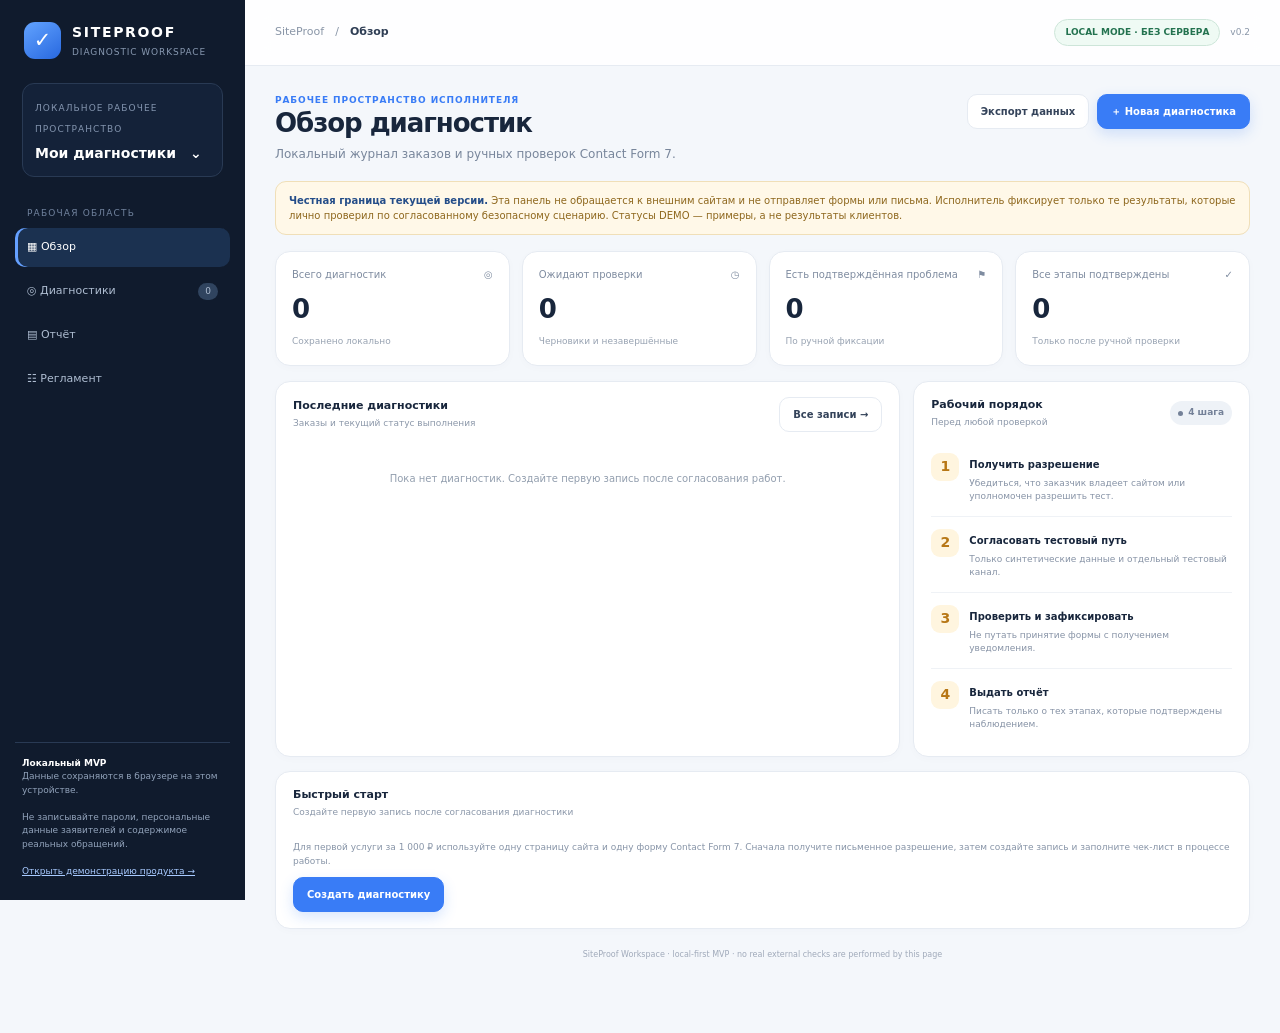
<file: products/siteproof-demo/workspace.html>
<!doctype html>
<html lang="ru">
<head>
<meta charset="utf-8">
<meta name="viewport" content="width=device-width,initial-scale=1">
<meta name="theme-color" content="#101b2d">
<title>SiteProof Workspace — локальный журнал диагностик</title>
<style>
:root{--bg:#f4f7fb;--paper:#fff;--ink:#18263c;--muted:#78869b;--line:#e6ebf2;--nav:#101b2d;--nav2:#192d49;--blue:#397cf6;--blue-soft:#edf3ff;--green:#15966a;--green-soft:#e9f7f1;--amber:#b77716;--amber-soft:#fff5df;--red:#d34e5c;--red-soft:#fff0f1;--shadow:0 12px 32px #17243a0b;--radius:15px}
*{box-sizing:border-box}body{margin:0;background:var(--bg);color:var(--ink);font:14px/1.5 Inter,ui-sans-serif,system-ui,-apple-system,"Segoe UI",sans-serif}button,input,select,textarea{font:inherit}button{cursor:pointer}a{color:inherit}.app{min-height:100vh;display:grid;grid-template-columns:245px minmax(0,1fr)}aside{height:100vh;position:sticky;top:0;background:var(--nav);color:#dce6f5;padding:22px 15px;display:flex;flex-direction:column}.brand{display:flex;align-items:center;gap:11px;padding:0 9px 23px}.mark{width:37px;height:37px;border-radius:11px;background:linear-gradient(145deg,#62a3ff,#2868df);display:grid;place-items:center;color:#fff;font-size:21px;font-weight:800}.brand b{letter-spacing:.12em;color:#fff;font-size:14px}.brand small{display:block;color:#8798b0;font-size:9px;letter-spacing:.1em;margin-top:3px}.ws{margin:0 7px 18px;padding:12px;border:1px solid #293a54;background:#142239;border-radius:12px}.ws label{font-size:9px;color:#8495af;letter-spacing:.12em;text-transform:uppercase}.ws strong{display:block;color:#fff;margin-top:5px}.nav-label{font-size:9px;letter-spacing:.13em;color:#71839e;padding:12px 12px 8px;text-transform:uppercase}.nav{display:grid;gap:5px}.nav button{border:0;background:transparent;color:#afbed2;text-align:left;padding:11px 12px;border-radius:10px;display:flex;align-items:center;gap:10px;font-size:11px}.nav button:hover,.nav button.active{background:#1b3150;color:#fff}.nav button.active{box-shadow:inset 3px 0 #65a0ff}.nav button .count{margin-left:auto;background:#30445f;border-radius:20px;padding:2px 7px;font-size:9px}.sidefoot{margin-top:auto;border-top:1px solid #293a54;padding:14px 7px 0;color:#91a2ba;font-size:9px;line-height:1.5}.sidefoot b{color:#fff}.sidefoot a{color:#a8caff}main{min-width:0}.topbar{height:66px;padding:0 30px;background:#ffffffdf;border-bottom:1px solid var(--line);display:flex;align-items:center;justify-content:space-between;position:sticky;top:0;z-index:4;backdrop-filter:blur(12px)}.crumb{font-size:11px;color:#8995a7}.crumb b{color:#2e3d54}.topright{display:flex;align-items:center;gap:10px}.local{border:1px solid #cde5d9;background:#effaf4;color:#23724f;padding:6px 10px;border-radius:30px;font-size:9px;font-weight:800}.main{max-width:1500px;margin:auto;padding:28px 30px 52px}.page{display:none}.page.active{display:block}.head{display:flex;justify-content:space-between;align-items:flex-start;gap:18px;margin-bottom:18px}.head h1{font-size:26px;line-height:1.2;letter-spacing:-.04em;margin:0}.sub{font-size:12px;color:var(--muted);margin-top:6px}.actions{display:flex;gap:8px;flex-wrap:wrap}.btn{border:1px solid var(--line);background:#fff;color:#34435a;border-radius:10px;padding:9px 13px;font-size:10px;font-weight:750;transition:.15s}.btn:hover{transform:translateY(-1px);box-shadow:0 5px 16px #243b5b12}.btn.primary{background:var(--blue);border-color:var(--blue);color:#fff;box-shadow:0 5px 14px #397cf633}.btn.danger{border-color:#f0d0d3;color:#b33f4b;background:#fff9f9}.btn.ghost{background:var(--blue-soft);border-color:#dce8ff;color:#2f67c2}.btn:disabled{opacity:.5;cursor:not-allowed;transform:none}.note{padding:11px 13px;background:#eef5ff;border:1px solid #dce9ff;color:#4d6484;border-radius:11px;font-size:10px;margin-bottom:16px}.note b{color:#244d89}.note.warn{background:#fff8e8;border-color:#f0dfb8;color:#8e671d}.note.red{background:#fff1f1;border-color:#f4d4d7;color:#9e4650}.grid{display:grid;grid-template-columns:repeat(4,minmax(0,1fr));gap:12px;margin-bottom:15px}.card{background:var(--paper);border:1px solid var(--line);border-radius:var(--radius);box-shadow:0 2px 8px #263e5c05}.metric{padding:15px 16px}.metric-label{color:#7f8ca0;font-size:10px;display:flex;justify-content:space-between;gap:8px}.metric strong{display:block;font-size:26px;letter-spacing:-.04em;margin-top:8px}.metric small{color:#98a3b2;font-size:9px}.split{display:grid;grid-template-columns:minmax(0,1.3fr) minmax(260px,.7fr);gap:13px;margin-bottom:14px}.cardhead{display:flex;justify-content:space-between;align-items:center;gap:10px;padding:15px 17px 11px}.ctitle{font-size:11px;font-weight:800}.csub{font-size:9px;color:#8b97a9;margin-top:3px}.tablewrap{overflow:auto}table{width:100%;border-collapse:collapse;min-width:550px}th{background:#fbfcfe;color:#8995a7;text-transform:uppercase;letter-spacing:.08em;font-size:8px;text-align:left;padding:10px 14px;border-top:1px solid #f0f2f6;border-bottom:1px solid #edf0f5}td{font-size:10px;color:#536178;padding:11px 14px;border-bottom:1px solid #f0f2f6}tr:last-child td{border-bottom:0}.strong{font-weight:800;color:#2e3c54}.muted{color:#8794a7}.pill{display:inline-flex;align-items:center;gap:5px;padding:5px 8px;border-radius:30px;font-size:9px;font-weight:800;white-space:nowrap}.pill:before{content:"";width:5px;height:5px;border-radius:50%;background:currentColor}.pill.good{background:var(--green-soft);color:var(--green)}.pill.warning{background:var(--amber-soft);color:var(--amber)}.pill.bad{background:var(--red-soft);color:var(--red)}.pill.neutral{background:#eef2f7;color:#748198}.list{padding:0 17px 12px}.item{display:flex;gap:10px;padding:12px 0;border-bottom:1px solid #eff2f6}.item:last-child{border:0}.symbol{height:28px;width:28px;border-radius:9px;background:var(--amber-soft);color:var(--amber);display:grid;place-items:center;flex:none;font-weight:900}.item b{font-size:10px}.item p{font-size:9px;color:#8793a6;margin:3px 0 0}.empty{padding:28px;text-align:center;color:#929eae;font-size:10px}.toolbar{display:flex;gap:8px;align-items:center;flex-wrap:wrap;padding:12px;margin-bottom:12px}.input{border:1px solid var(--line);background:#fff;color:var(--ink);padding:9px 11px;border-radius:9px;font-size:10px;outline:none;min-width:160px}.input:focus,textarea:focus,select:focus{border-color:#9bbcff;box-shadow:0 0 0 3px #397cf618;outline:0}.input.search{width:260px}.cards{display:grid;grid-template-columns:repeat(2,minmax(0,1fr));gap:11px}.audit-card{padding:15px}.audit-top{display:flex;justify-content:space-between;gap:10px}.audit-card h3{font-size:12px;margin:0}.audit-card .domain{color:#8b97a9;font-size:10px;margin-top:3px}.audit-card .meta{font-size:9px;color:#8b97a9;margin-top:12px}.audit-card .bottom{display:flex;justify-content:space-between;align-items:center;border-top:1px solid #eff2f6;padding-top:10px;margin-top:12px}.btnlink{border:0;background:none;color:var(--blue);font-weight:800;font-size:10px}.detailgrid{display:grid;grid-template-columns:minmax(0,1.25fr) minmax(260px,.75fr);gap:13px}.detailcard{padding:17px}.detailcard h2{font-size:15px;margin:0}.fieldrow{display:grid;grid-template-columns:1fr 1fr;gap:9px}.field{margin-bottom:12px}.field label{display:block;font-size:9px;font-weight:800;color:#58677e;margin-bottom:5px}.field input,.field select,.field textarea,.check textarea{width:100%;border:1px solid var(--line);border-radius:9px;padding:9px 10px;font:10px/1.5 inherit;color:var(--ink);background:#fff}.field textarea,.check textarea{resize:vertical;min-height:66px}.checklist{display:grid;gap:9px;margin-top:13px}.check{border:1px solid var(--line);border-radius:11px;padding:12px}.checktop{display:flex;align-items:flex-start;justify-content:space-between;gap:10px}.check b{font-size:10px}.check p{font-size:9px;color:#8793a6;margin:3px 0 8px}.check-controls{display:grid;grid-template-columns:160px minmax(0,1fr);gap:8px;align-items:start}.check select{width:100%;border:1px solid var(--line);padding:8px;border-radius:8px;font-size:9px;background:#fff}.check textarea{min-height:43px}.smalllabel{font-size:8px;color:#8a97a8;margin-bottom:4px}.readiness{padding:13px;border-radius:11px;background:#f8fafc;border:1px solid var(--line);margin-top:10px}.readiness b{font-size:10px}.readiness p{font-size:9px;color:#7f8da2;margin:4px 0 0}.detail-meta{display:grid;gap:8px;margin-top:12px}.detail-meta div{display:flex;justify-content:space-between;gap:12px;border-bottom:1px solid #eff2f6;padding:7px 0;font-size:9px}.detail-meta span:first-child{color:#8a97a8}.reportpaper{padding:22px;max-width:900px;margin:0 auto}.reporthead{border-bottom:1px solid var(--line);padding-bottom:14px;margin-bottom:16px}.reporthead .eyebrow{font-size:9px;letter-spacing:.13em;color:var(--blue);font-weight:900}.reporthead h2{font-size:21px;margin:5px 0}.reporthead p{font-size:10px;color:#7d8a9d;margin:0}.reportstates{display:grid;grid-template-columns:repeat(2,1fr);gap:10px;margin:15px 0}.statebox{padding:12px;border:1px solid var(--line);border-radius:10px}.statebox small{display:block;font-size:8px;color:#8794a7}.statebox b{display:block;font-size:12px;margin-top:5px}.reportpaper h3{font-size:12px;margin:18px 0 7px}.reportpaper .reporttext{font-size:10px;color:#536178;line-height:1.7;white-space:pre-wrap}.reportfoot{border-top:1px solid var(--line);padding-top:12px;margin-top:20px;color:#8995a7;font-size:8px;line-height:1.6}.modalbg{display:none;position:fixed;inset:0;background:#0c1728a6;z-index:10;align-items:center;justify-content:center;padding:15px}.modalbg.show{display:flex}.modal{width:min(560px,100%);max-height:92vh;overflow:auto;background:#fff;border-radius:16px;padding:22px;box-shadow:0 24px 70px #0003}.modal h2{font-size:18px;margin:0 0 7px}.modal>p{font-size:10px;color:#8490a3;line-height:1.6;margin:0 0 16px}.modal-actions{display:flex;justify-content:flex-end;gap:8px;margin-top:6px}.checkrow{display:flex;align-items:flex-start;gap:8px;font-size:9px;color:#536178;line-height:1.5;margin:12px 0}.checkrow input{margin-top:2px}.toast{position:fixed;right:20px;bottom:20px;background:#17243a;color:#fff;padding:11px 15px;border-radius:10px;font-size:10px;box-shadow:var(--shadow);opacity:0;pointer-events:none;transition:.2s;z-index:12}.toast.show{opacity:1}.hidden{display:none!important}.footer{text-align:center;color:#a0aaba;font-size:8px;padding:20px}.detail-title{display:flex;align-items:center;gap:10px;flex-wrap:wrap}.kicker{font-size:9px;letter-spacing:.1em;text-transform:uppercase;color:var(--blue);font-weight:900}.helptext{font-size:9px;color:#8794a7;line-height:1.6}.importlabel{display:inline-flex;align-items:center}
@media(max-width:1050px){.grid{grid-template-columns:repeat(2,1fr)}.split,.detailgrid{grid-template-columns:1fr}.main{padding:23px}}
@media(max-width:720px){.app{grid-template-columns:1fr}aside{height:auto;padding:9px;position:sticky;top:0;z-index:5}.brand{padding:2px 5px 8px}.ws,.nav-label,.sidefoot{display:none}.nav{display:flex;overflow:auto;gap:4px}.nav button{white-space:nowrap;padding:8px 10px;font-size:9px}.nav button.active{box-shadow:inset 0 -2px #65a0ff}.topbar{height:48px;padding:0 13px}.main{padding:17px 12px 30px}.head{display:block}.actions{margin-top:12px}.grid{gap:8px}.metric{padding:11px}.metric strong{font-size:22px}.cards{grid-template-columns:1fr}.fieldrow{grid-template-columns:1fr}.check-controls{grid-template-columns:1fr}.input.search{width:100%}.toolbar{align-items:stretch}.reportstates{grid-template-columns:1fr}.modal{padding:17px}}
@media print{body{background:#fff}.app{display:block!important;min-height:0}.app>aside,.topbar,.page:not(#page-report),.footer{display:none!important}.app>main{display:block!important}.main{padding:0!important;max-width:none}.page#page-report{display:block!important}.reportpaper{max-width:none;border:0;box-shadow:none;padding:0}.no-print{display:none!important}}
</style>
</head>
<body>
<div class="app">
<aside>
 <div class="brand"><div class="mark">✓</div><div><b>SITEPROOF</b><small>DIAGNOSTIC WORKSPACE</small></div></div>
 <div class="ws"><label>Локальное рабочее пространство</label><strong>Мои диагностики　⌄</strong></div>
 <div class="nav-label">Рабочая область</div>
 <nav class="nav">
  <button class="active" data-page="dashboard">▦ Обзор</button>
  <button data-page="audits">◎ Диагностики <span class="count" id="navAuditCount">0</span></button>
  <button data-page="report">▤ Отчёт</button>
  <button data-page="guide">☷ Регламент</button>
 </nav>
 <div class="sidefoot"><b>Локальный MVP</b><br>Данные сохраняются в браузере на этом устройстве.<br><br>Не записывайте пароли, персональные данные заявителей и содержимое реальных обращений.<br><br><a href="demo.html">Открыть демонстрацию продукта →</a></div>
</aside>
<main>
<header class="topbar"><div class="crumb">SiteProof　/　<b id="crumb">Обзор</b></div><div class="topright"><span class="local">LOCAL MODE · БЕЗ СЕРВЕРА</span><span class="muted" style="font-size:9px">v0.2</span></div></header>
<div class="main">
<section class="page active" id="page-dashboard">
 <div class="head"><div><div class="kicker">Рабочее пространство исполнителя</div><h1>Обзор диагностик</h1><div class="sub">Локальный журнал заказов и ручных проверок Contact Form 7.</div></div><div class="actions"><button class="btn" id="exportJson">Экспорт данных</button><button class="btn primary" id="newAudit">＋ Новая диагностика</button></div></div>
 <div class="note warn"><b>Честная граница текущей версии.</b> Эта панель не обращается к внешним сайтам и не отправляет формы или письма. Исполнитель фиксирует только те результаты, которые лично проверил по согласованному безопасному сценарию. Статусы DEMO — примеры, а не результаты клиентов.</div>
 <div class="grid">
  <div class="card metric"><div class="metric-label">Всего диагностик <span>◎</span></div><strong id="mTotal">0</strong><small>Сохранено локально</small></div>
  <div class="card metric"><div class="metric-label">Ожидают проверки <span>◷</span></div><strong id="mPending">0</strong><small>Черновики и незавершённые</small></div>
  <div class="card metric"><div class="metric-label">Есть подтверждённая проблема <span>⚑</span></div><strong id="mIssues">0</strong><small>По ручной фиксации</small></div>
  <div class="card metric"><div class="metric-label">Все этапы подтверждены <span>✓</span></div><strong id="mPassed">0</strong><small>Только после ручной проверки</small></div>
 </div>
 <div class="split">
  <div class="card"><div class="cardhead"><div><div class="ctitle">Последние диагностики</div><div class="csub">Заказы и текущий статус выполнения</div></div><button class="btn small" data-page="audits">Все записи →</button></div><div class="tablewrap" id="recentTable"></div></div>
  <div class="card"><div class="cardhead"><div><div class="ctitle">Рабочий порядок</div><div class="csub">Перед любой проверкой</div></div><span class="pill neutral">4 шага</span></div><div class="list">
   <div class="item"><div class="symbol">1</div><div><b>Получить разрешение</b><p>Убедиться, что заказчик владеет сайтом или уполномочен разрешить тест.</p></div></div>
   <div class="item"><div class="symbol">2</div><div><b>Согласовать тестовый путь</b><p>Только синтетические данные и отдельный тестовый канал.</p></div></div>
   <div class="item"><div class="symbol">3</div><div><b>Проверить и зафиксировать</b><p>Не путать принятие формы с получением уведомления.</p></div></div>
   <div class="item"><div class="symbol">4</div><div><b>Выдать отчёт</b><p>Писать только о тех этапах, которые подтверждены наблюдением.</p></div></div>
  </div></div>
 </div>
 <div class="card"><div class="cardhead"><div><div class="ctitle">Быстрый старт</div><div class="csub">Создайте первую запись после согласования диагностики</div></div></div><div style="padding:0 17px 16px"><p class="helptext">Для первой услуги за 1 000 ₽ используйте одну страницу сайта и одну форму Contact Form 7. Сначала получите письменное разрешение, затем создайте запись и заполните чек-лист в процессе работы.</p><button class="btn primary" id="newAudit2">Создать диагностику</button></div></div>
</section>
<section class="page" id="page-audits">
 <div class="head"><div><h1>Диагностики</h1><div class="sub">Реестр заказов и результатов ручных проверок.</div></div><button class="btn primary" id="newAudit3">＋ Новая диагностика</button></div>
 <div class="card toolbar"><input class="input search" id="auditSearch" placeholder="Поиск по клиенту или домену"><select class="input" id="auditFilter"><option value="">Все статусы</option><option value="pending">В работе / черновик</option><option value="issue">Есть проблема</option><option value="passed">Все этапы подтверждены</option></select><button class="btn" id="exportCsv">Скачать CSV</button><label class="btn importlabel">Импорт JSON<input type="file" id="importFile" accept=".json,application/json" class="hidden"></label></div>
 <div class="cards" id="auditCards"></div>
</section>
<section class="page" id="page-detail">
 <div class="head"><div><button class="btn small" id="backAudits">← К списку</button><div class="kicker" style="margin-top:12px">Карточка диагностики</div><h1 id="detailTitle">Новая диагностика</h1><div class="sub" id="detailSubtitle"></div></div><div class="actions"><button class="btn" id="detailReport">Открыть отчёт</button><button class="btn primary" id="saveDetail">Сохранить результаты</button></div></div>
 <div class="note warn"><b>Ручная фиксация.</b> Выбирайте «Подтверждено» только после того, как лично увидели соответствующий результат. «Форма приняла отправку» не означает «письмо доставлено».</div>
 <div class="detailgrid">
  <div class="card detailcard"><div class="detail-title"><h2>Чек-лист проверки</h2><span id="detailStatus" class="pill neutral">Не завершено</span></div><p class="helptext">Для каждого этапа укажите результат и краткое доказательство без персональных данных и содержимого заявок.</p><div id="checklist" class="checklist"></div><div class="readiness"><b>Как трактовать итог</b><p>«Все этапы подтверждены» возможно только если каждый обязательный этап отмечен как подтверждённый. Любая ошибка остаётся открытой. Непроверенный этап нельзя считать успешным.</p></div></div>
  <div class="card detailcard"><h2>Данные заказа</h2><div class="detail-meta" id="detailMeta"></div><div class="actions" style="margin-top:15px"><button class="btn small" id="editAudit">Изменить сведения</button><button class="btn small danger" id="deleteAudit">Удалить запись</button></div><div class="note" style="margin-top:14px;margin-bottom:0">Не храните здесь пароли, токены, адреса и телефоны реальных заявителей. Доступ к странице с формой используйте только в рамках разрешения заказчика.</div></div>
 </div>
</section>
<section class="page" id="page-report">
 <div class="head no-print"><div><h1>Отчёт клиенту</h1><div class="sub">Формируется из выбранной записи. Можно сохранить через печать браузера в PDF.</div></div><div class="actions"><select class="input" id="reportSelect"><option value="">Выберите диагностику</option></select><button class="btn primary" id="printReport">Печать / PDF</button></div></div>
 <div class="note no-print"><b>Перед отправкой клиенту:</b> проверьте домен, дату, согласованный тестовый канал и формулировки. Не называйте доставку подтверждённой, если не проверили тестовый ящик.</div>
 <div class="card reportpaper" id="reportPaper"><div class="empty">Выберите диагностику, чтобы сформировать отчёт.</div></div>
</section>
<section class="page" id="page-guide">
 <div class="head"><div><h1>Регламент услуги</h1><div class="sub">Как выполнять диагностику безопасно и одинаково для каждого клиента.</div></div></div>
 <div class="note red"><b>Запрещено:</b> проверять чужой сайт без разрешения; отправлять тестовые сообщения реальным клиентам; передавать заявки в рабочую CRM; запрашивать пароли администратора; менять настройки без отдельного согласования.</div>
 <div class="split">
  <div class="card detailcard"><h2>До проверки</h2><div class="checklist">
   <div class="check"><b>1. Подтвердить полномочия</b><p class="helptext">Сохранить факт письменного согласия владельца сайта или уполномоченного представителя. В панели отмечается только факт согласия, а не скан документов.</p></div>
   <div class="check"><b>2. Определить тестовый маршрут</b><p class="helptext">Отдельный тестовый адрес или sandbox. Проверить, что тест не попадёт реальному менеджеру, в CRM или в обработку заказа.</p></div>
   <div class="check"><b>3. Согласовать объём</b><p class="helptext">Одна страница, одна форма Contact Form 7, один тестовый сценарий. Исправления и настройка — отдельно.</p></div>
   <div class="check"><b>4. Не собирать лишние данные</b><p class="helptext">Не запрашивать базу заявок, пользовательские пароли, платежные данные, медицинские сведения или реальные контакты клиентов.</p></div>
  </div></div>
  <div class="card detailcard"><h2>Во время и после</h2><div class="checklist">
   <div class="check"><b>1. Проверить страницу и наличие формы</b><p class="helptext">Зафиксировать время и наблюдаемый результат. Не сканировать сайт и не выполнять нагрузочные запросы.</p></div>
   <div class="check"><b>2. Провести один согласованный тест</b><p class="helptext">Использовать синтетические данные. Зафиксировать ответ Contact Form 7, не копировать тело заявки в журнал.</p></div>
   <div class="check"><b>3. Отдельно проверить тестовый ящик</b><p class="helptext">Только фактическое получение письма подтверждает доставку в этот тестовый ящик. Отсутствие проверки отмечать как «не подтверждено».</p></div>
   <div class="check"><b>4. Выдать отчёт и очистить тестовые данные</b><p class="helptext">Не оставлять тестовые записи и письма дольше, чем требуется. Согласовать любые исправления отдельно.</p></div>
  </div></div>
 </div>
 <div class="card detailcard" style="margin-top:13px"><h2>Ограничения текущего приложения</h2><p class="helptext">Эта версия работает локально в браузере. Она не выполняет сетевых проверок, не хранит данные на сервере, не имеет авторизации и не синхронизируется между устройствами. Данные находятся в localStorage браузера и могут быть потеряны при очистке данных сайта. Делайте резервный экспорт JSON. Не используйте приложение для хранения секретов или чувствительных сведений.</p><p class="helptext">Для реального SaaS потребуются серверная авторизация, защищённое хранение данных, изоляция клиентов, журнал доступа, серверные защиты от SSRF/DNS rebinding, очереди задач и проверка требований к обработке персональных данных.</p></div>
</section>
<div class="footer">SiteProof Workspace · local-first MVP · no real external checks are performed by this page</div>
</div>
</main>
</div>
<div class="modalbg" id="auditModal"><div class="modal"><h2 id="modalHeading">Новая диагностика</h2><p>Создайте карточку заказа. Перед тестированием обязательно получите явное разрешение владельца сайта. Форма не отправляется автоматически.</p><form id="auditForm">
 <div class="field"><label for="clientName">Клиент / студия *</label><input id="clientName" class="input" required maxlength="100" placeholder="Например, Веб-студия Север"></div>
 <div class="fieldrow"><div class="field"><label for="domain">Домен *</label><input id="domain" class="input" required placeholder="example.ru" maxlength="180"></div><div class="field"><label for="pageUrl">Страница формы *</label><input id="pageUrl" class="input" required placeholder="https://example.ru/contacts/" maxlength="500"></div></div>
 <div class="fieldrow"><div class="field"><label for="formName">Форма / назначение</label><input id="formName" class="input" maxlength="100" placeholder="Contact Form 7 · Контакты"></div><div class="field"><label for="price">Стоимость, ₽</label><input id="price" class="input" type="number" min="0" max="1000000" value="1000"></div></div>
 <div class="field"><label for="testChannel">Описание согласованного тестового канала</label><input id="testChannel" class="input" maxlength="120" placeholder="Например, отдельный тестовый ящик заказчика — без адреса"></div><p class="helptext">Не вводите email-адреса, телефоны, пароли или токены. Достаточно краткого описания типа тестового маршрута.</p>
 <div class="field"><label for="scopeNotes">Примечания к объёму и согласованию</label><textarea id="scopeNotes" class="input" maxlength="1000" placeholder="Одна форма; один синтетический тест; разрешение получено в переписке от 23.11.2026"></textarea></div>
 <label class="checkrow"><input id="authorization" type="checkbox" required><span>Я получил явное разрешение владельца сайта или уполномоченного представителя на эту проверку. *</span></label>
 <label class="checkrow"><input id="testSafe" type="checkbox"><span>Отдельный тестовый маршрут согласован; тест не попадёт реальным клиентам или в рабочую CRM.</span></label>
 <div class="modal-actions"><button type="button" class="btn" id="cancelModal">Отмена</button><button class="btn primary" type="submit">Сохранить диагностику</button></div>
</form></div></div>
<div class="toast" id="toast" role="status"></div>
<script>
(function(){
"use strict";
const KEY="siteproof_workspace_v1";
const LABELS={page:"Страница доступна и форма присутствует",submission:"Тестовая отправка принята формой",mail_generated:"WordPress сформировал исходящее письмо",email:"Письмо получено в отдельном тестовом ящике"};
const DESCRIPTIONS={page:"Проверяйте страницу и наличие Contact Form 7 без сканирования сайта.",submission:"Только один согласованный тест с синтетическими данными. Не копируйте содержимое отправки.",mail_generated:"Письмо видно в Playground Dev Tools → Email или зафиксировано событие формирования сообщения в WordPress. Это не доказывает доставку.",email:"Подтверждайте только после фактического получения письма в отдельном тестовом почтовом ящике."};
const STATUS={not_checked:{label:"Не проверено",cls:"neutral"},passed:{label:"Подтверждено",cls:"good"},failed:{label:"Ошибка",cls:"bad"},not_confirmed:{label:"Не подтверждено",cls:"warning"},not_applicable:{label:"Не входит в объём",cls:"neutral"}};
const $=s=>document.querySelector(s);
const esc=s=>String(s==null?"":s).replace(/[&<>"']/g,c=>({"&":"&amp;","<":"&lt;",">":"&gt;",'"':"&quot;","'":"&#39;"}[c]));
let audits=[],activeId=null,editingId=null;
function now(){return new Date().toISOString()}
function fmt(iso){if(!iso)return "—";const d=new Date(iso);return isNaN(d.getTime())?"—":d.toLocaleString("ru-RU",{dateStyle:"short",timeStyle:"short"})}
function id(){return "SP-"+Date.now().toString(36).toUpperCase()+"-"+Math.random().toString(36).slice(2,5).toUpperCase()}
function statusOf(a){const vals=Object.keys(LABELS).map(k=>a.checks&&a.checks[k]?a.checks[k].status||"not_checked":"not_checked");if(vals.some(x=>x==="failed"))return "issue";if(vals.length===Object.keys(LABELS).length&&vals.every(x=>x==="passed"))return "passed";return "pending"}
function statusPill(s){const m={issue:['Есть ошибка','bad'],passed:['Все этапы подтверждены','good'],pending:['В работе / не завершено','warning']};const v=m[s]||m.pending;return '<span class="pill '+v[1]+'">'+v[0]+'</span>'}
function save(){localStorage.setItem(KEY,JSON.stringify({version:1,updatedAt:now(),audits}));render()}
function load(){try{const raw=localStorage.getItem(KEY);if(raw){const data=JSON.parse(raw);if(data&&data.version===1&&Array.isArray(data.audits))audits=data.audits}}catch(e){console.warn("SiteProof storage read failed",e);toast("Не удалось прочитать локальные данные. Сделайте экспорт, если он доступен.")}render()}
function toast(t){const el=$("#toast");el.textContent=t;el.classList.add("show");clearTimeout(window.__spToast);window.__spToast=setTimeout(()=>el.classList.remove("show"),3000)}
function go(p){document.querySelectorAll(".page").forEach(x=>x.classList.toggle("active",x.id==="page-"+p));document.querySelectorAll("[data-page]").forEach(x=>x.classList.toggle("active",x.dataset.page===p));const names={dashboard:"Обзор",audits:"Диагностики",detail:"Карточка диагностики",report:"Отчёт",guide:"Регламент"};$("#crumb").textContent=names[p]||"Обзор";window.scrollTo({top:0,behavior:"smooth"})}
document.querySelectorAll("[data-page]").forEach(b=>b.addEventListener("click",()=>go(b.dataset.page)));
function newRecord(data){const checks={};Object.keys(LABELS).forEach(k=>checks[k]={status:"not_checked",note:""});return {id:id(),createdAt:now(),updatedAt:now(),client:data.client,domain:data.domain,pageUrl:data.pageUrl,formName:data.formName||"Contact Form 7",price:Number(data.price)||0,testChannel:data.testChannel||"",scopeNotes:data.scopeNotes||"",authorized:true,testSafe:!!data.testSafe,checks}}
function render(){
 const total=audits.length,pending=audits.filter(a=>statusOf(a)==="pending").length,issues=audits.filter(a=>statusOf(a)==="issue").length,passed=audits.filter(a=>statusOf(a)==="passed").length;
 $("#mTotal").textContent=total;$("#mPending").textContent=pending;$("#mIssues").textContent=issues;$("#mPassed").textContent=passed;$("#navAuditCount").textContent=total;
 const recent=audits.slice().sort((a,b)=>b.updatedAt.localeCompare(a.updatedAt)).slice(0,6);
 $("#recentTable").innerHTML=recent.length?'<table><thead><tr><th>Клиент / сайт</th><th>Статус</th><th>Обновлено</th><th></th></tr></thead><tbody>'+recent.map(a=>'<tr><td><b class="strong">'+esc(a.client)+'</b><div class="muted">'+esc(a.domain)+'</div></td><td>'+statusPill(statusOf(a))+'</td><td>'+esc(fmt(a.updatedAt))+'</td><td><button class="btnlink" data-open="'+esc(a.id)+'">Открыть →</button></td></tr>').join("")+'</tbody></table>':'<div class="empty">Пока нет диагностик. Создайте первую запись после согласования работ.</div>';
 renderCards();renderReportSelect();
}
function renderCards(){
 const q=($("#auditSearch")&&$("#auditSearch").value||"").toLowerCase(),f=$("#auditFilter")?$("#auditFilter").value:"";
 const items=audits.filter(a=>(a.client+" "+a.domain+" "+a.pageUrl).toLowerCase().includes(q)).filter(a=>!f||statusOf(a)===f).sort((a,b)=>b.updatedAt.localeCompare(a.updatedAt));
 $("#auditCards").innerHTML=items.length?items.map(a=>'<article class="card audit-card"><div class="audit-top"><div><h3>'+esc(a.client)+'</h3><div class="domain">'+esc(a.domain)+'</div></div>'+statusPill(statusOf(a))+'</div><div class="meta">'+esc(a.formName)+' · '+esc(a.pageUrl)+'</div><div class="meta">Создано: '+esc(fmt(a.createdAt))+' · Цена: '+esc(a.price)+' ₽</div><div class="bottom"><span class="muted">Обновлено '+esc(fmt(a.updatedAt))+'</span><button class="btnlink" data-open="'+esc(a.id)+'">Открыть карточку →</button></div></article>').join(""):'<div class="card empty">Нет записей по выбранному фильтру.</div>';
}
function renderReportSelect(){const select=$("#reportSelect");if(!select)return;const previous=select.value;select.innerHTML='<option value="">Выберите диагностику</option>'+audits.slice().sort((a,b)=>b.createdAt.localeCompare(a.createdAt)).map(a=>'<option value="'+esc(a.id)+'">'+esc(a.client+' — '+a.domain)+'</option>').join("");if(audits.some(a=>a.id===previous))select.value=previous;else if(activeId&&audits.some(a=>a.id===activeId))select.value=activeId;renderReport()}
function openCreate(a){const data=a||{};editingId=data.id||null;$("#modalHeading").textContent=a?"Изменить сведения":"Новая диагностика";$("#clientName").value=data.client||"";$("#domain").value=data.domain||"";$("#pageUrl").value=data.pageUrl||"";$("#formName").value=data.formName||"Contact Form 7";$("#price").value=data.price||1000;$("#testChannel").value=data.testChannel||"";$("#scopeNotes").value=data.scopeNotes||"";$("#authorization").checked=!!data.authorized;$("#testSafe").checked=!!data.testSafe;$("#auditModal").classList.add("show")}
function closeCreate(){$("#auditModal").classList.remove("show");$("#auditForm").reset();editingId=null}
["newAudit","newAudit2","newAudit3"].forEach(x=>$("#"+x).addEventListener("click",()=>openCreate(null)));
$("#cancelModal").addEventListener("click",closeCreate);$("#auditModal").addEventListener("click",e=>{if(e.target===$("#auditModal"))closeCreate()});
$("#auditForm").addEventListener("submit",e=>{
 e.preventDefault();
 const data={client:$("#clientName").value.trim(),domain:$("#domain").value.trim().replace(/^https?:\/\//,"").replace(/\/$/,""),pageUrl:$("#pageUrl").value.trim(),formName:$("#formName").value.trim()||"Contact Form 7",price:$("#price").value,testChannel:$("#testChannel").value.trim(),scopeNotes:$("#scopeNotes").value.trim(),testSafe:$("#testSafe").checked,authorized:$("#authorization").checked};
 if(!data.domain.includes(".")||!/^https?:\/\/.+/i.test(data.pageUrl)){toast("Проверьте домен и полный URL страницы.");return}
 if(!data.authorized){toast("Без явного разрешения запись не создаётся.");return}
 if(editingId){const a=audits.find(x=>x.id===editingId);if(!a)return;Object.assign(a,data,{updatedAt:now()});activeId=a.id}
 else{const a=newRecord(data);audits.push(a);activeId=a.id}
 save();closeCreate();openDetail(activeId);toast("Диагностика сохранена локально.")
});
function openDetail(aid){const a=audits.find(x=>x.id===aid);if(!a){toast("Запись не найдена.");return}activeId=aid;$("#detailTitle").textContent=a.client;$("#detailSubtitle").textContent=a.domain+" · "+a.formName+" · создано "+fmt(a.createdAt);const statusEl=$("#detailStatus");statusEl.className="pill "+(statusOf(a)==="passed"?"good":statusOf(a)==="issue"?"bad":"warning");statusEl.textContent=statusOf(a)==="passed"?"Все этапы подтверждены":statusOf(a)==="issue"?"Есть подтверждённая ошибка":"Не завершено";$("#detailMeta").innerHTML='<div><span>Клиент</span><b>'+esc(a.client)+'</b></div><div><span>Домен</span><b>'+esc(a.domain)+'</b></div><div><span>Страница</span><b style="max-width:60%;text-align:right;overflow-wrap:anywhere">'+esc(a.pageUrl)+'</b></div><div><span>Тестовый маршрут</span><b>'+esc(a.testChannel||"Не указан")+'</b></div><div><span>Разрешение</span><b>'+(a.authorized?"Отмечено":"Не отмечено")+'</b></div><div><span>Безопасный тестовый маршрут</span><b>'+(a.testSafe?"Согласован":"Не отмечен")+'</b></div><div><span>Стоимость</span><b>'+esc(a.price)+" ₽</b></div><div><span>Создано</span><b>"+esc(fmt(a.createdAt))+"</b></div>";
 $("#checklist").innerHTML=Object.keys(LABELS).map(k=>{const c=a.checks[k]||{status:"not_checked",note:""};return '<div class="check"><div class="checktop"><div><b>'+LABELS[k]+'</b><p>'+DESCRIPTIONS[k]+'</p></div><span class="pill '+(STATUS[c.status]||STATUS.not_checked).cls+'">'+(STATUS[c.status]||STATUS.not_checked).label+'</span></div><div class="check-controls"><div><div class="smalllabel">Фактический результат</div><select data-state="'+k+'">'+Object.keys(STATUS).map(s=>'<option value="'+s+'" '+(s===c.status?"selected":"")+'>'+STATUS[s].label+'</option>').join("")+'</select></div><div><div class="smalllabel">Доказательство / наблюдение (без содержимого заявки)</div><textarea data-note="'+k+'" maxlength="500" placeholder="Например: тестовый адрес получил письмо в 11:42; тема тестовая; содержимое не копировалось.">'+esc(c.note)+'</textarea></div></div></div>'}).join("");
 go("detail")}
document.addEventListener("click",e=>{const b=e.target.closest("[data-open]");if(b)openDetail(b.dataset.open)});
$("#backAudits").addEventListener("click",()=>go("audits"));
$("#editAudit").addEventListener("click",()=>{const a=audits.find(x=>x.id===activeId);if(a)openCreate(a)});
$("#deleteAudit").addEventListener("click",()=>{if(!activeId)return;if(!confirm("Удалить эту локальную запись? Действие нельзя отменить."))return;audits=audits.filter(a=>a.id!==activeId);activeId=null;save();go("audits");toast("Запись удалена.")});
$("#saveDetail").addEventListener("click",()=>{
 const a=audits.find(x=>x.id===activeId);if(!a)return;
 const nextChecks={};
 Object.keys(LABELS).forEach(k=>{const sel=$('[data-state="'+k+'"]'),note=$('[data-note="'+k+'"]');if(sel&&note)nextChecks[k]={status:sel.value,note:note.value.trim()}});
 const missingEvidence=Object.keys(LABELS).filter(k=>nextChecks[k].status==="passed"&&!nextChecks[k].note);
 if(missingEvidence.length){toast("Для каждого подтверждённого этапа добавьте краткое наблюдаемое доказательство.");return}
 if(!a.testSafe && (nextChecks.submission.status==="passed" || nextChecks.mail_generated.status==="passed" || nextChecks.email.status==="passed")){toast("Чтобы подтвердить тестовую отправку или письмо, сначала отметьте согласованный безопасный тестовый маршрут в сведениях заказа.");return}
 if((nextChecks.mail_generated.status==="passed"||nextChecks.email.status==="passed")&&!a.testChannel.trim()){toast("Для подтверждения исходящего письма укажите описание тестового маршрута (без адреса и пароля).");return}
 if(nextChecks.email.status==="passed"&&/playground/i.test(a.testChannel)){toast("Playground перехватывает письмо внутри браузера. Здесь нельзя отметить реальную доставку в почтовый ящик как подтверждённую.");return}
 a.checks=nextChecks;
 a.updatedAt=now();save();openDetail(a.id);toast("Результаты сохранены. Статус основан на ручной фиксации.")
});
function makeReport(a){if(!a)return '<div class="empty">Выберите диагностику.</div>';const st=statusOf(a);const c=a.checks||{};const checkBox=(key,label)=>{const v=c[key]||{status:"not_checked",note:""};const meta=STATUS[v.status]||STATUS.not_checked;return '<div class="statebox"><small>'+label+'</small><b>'+meta.label+'</b><div class="fineprint">'+esc(v.note||"Доказательство не указано.")+'</div></div>'};
 const conclusion=st==="passed"?"Все четыре обязательных этапа отмечены исполнителем как подтверждённые.":st==="issue"?"Зафиксирована проблема. Необходимо согласовать дальнейшую диагностику или исправление отдельно.":"Проверка не завершена полностью. Непроверенные и неподтверждённые этапы не считаются успешными.";
 return '<div class="reporthead"><div class="eyebrow">SITEPROOF · ОТЧЁТ ДИАГНОСТИКИ</div><h2>Проверка формы Contact Form 7</h2><p>Клиент: '+esc(a.client)+' · Домен: '+esc(a.domain)+'</p></div><div class="reportstates">'+checkBox("page","1. Страница и форма") +checkBox("submission","2. Тестовая отправка") +checkBox("mail_generated","3. WordPress сформировал письмо") +checkBox("email","4. Получение письма в тестовом ящике")+'</div><h3>Итог</h3><div class="reporttext">'+esc(conclusion)+'</div><h3>Объект и объём работ</h3><div class="reporttext">Страница: '+esc(a.pageUrl)+'\\nФорма: '+esc(a.formName)+'\\nСогласованный тестовый канал: '+esc(a.testChannel||"Не указан")+'\\nСтоимость услуги: '+esc(a.price)+' ₽\\nРазрешение владельца: '+(a.authorized?"отмечено исполнителем":"не отмечено")+'\\nСогласованный безопасный тестовый маршрут: '+(a.testSafe?"да":"не отмечен")+'</div><h3>Примечания</h3><div class="reporttext">'+esc(a.scopeNotes||"Дополнительные примечания не указаны.")+'</div><div class="reportfoot">Дата создания записи: '+esc(fmt(a.createdAt))+' · Последнее изменение: '+esc(fmt(a.updatedAt))+'<br>Отчёт отражает только ручные наблюдения, внесённые исполнителем. SiteProof Workspace не выполняет сетевые проверки и не подтверждает доставку автоматически. Доставка считается подтверждённой только при фактическом получении письма в согласованный тестовый ящик. Не содержит персональных данных заявителей.</div>'}
function renderReport(){const a=audits.find(x=>x.id===$("#reportSelect").value);$("#reportPaper").innerHTML=makeReport(a)}
$("#reportSelect").addEventListener("change",renderReport);
$("#printReport").addEventListener("click",()=>{if(!$("#reportSelect").value){toast("Сначала выберите диагностику.");return}window.print()});
$("#detailReport").addEventListener("click",()=>{go("report");$("#reportSelect").value=activeId;renderReport()});
$("#auditSearch").addEventListener("input",renderCards);$("#auditFilter").addEventListener("change",renderCards);
function download(name,text,type){const blob=new Blob([text],{type:type||"application/octet-stream"});const url=URL.createObjectURL(blob);const a=document.createElement("a");a.href=url;a.download=name;document.body.appendChild(a);a.click();a.remove();setTimeout(()=>URL.revokeObjectURL(url),1000)}
$("#exportJson").addEventListener("click",()=>{download("siteproof-backup-"+new Date().toISOString().slice(0,10)+".json",JSON.stringify({version:1,exportedAt:now(),audits},null,2),"application/json");toast("Резервная копия JSON сформирована.")});
$("#importFile").addEventListener("change",async e=>{const file=e.target.files&&e.target.files[0];if(!file)return;try{if(file.size>2*1024*1024)throw new Error("Файл больше 2 МБ.");const data=JSON.parse(await file.text());if(data.version!==1||!Array.isArray(data.audits))throw new Error("Неподдерживаемый формат.");if(!confirm("Импортировать "+data.audits.length+" записей? Совпадающие ID будут заменены."))return;const map=new Map(audits.map(a=>[a.id,a]));data.audits.forEach(a=>{if(a&&typeof a.id==="string"&&typeof a.domain==="string"&&a.checks)map.set(a.id,a)});audits=Array.from(map.values());save();toast("Импорт завершён.")}catch(err){toast("Импорт не выполнен: "+err.message)}finally{e.target.value=""}});
$("#exportCsv").addEventListener("click",()=>{const rows=[["Клиент","Домен","Страница","Статус","Страница/форма","Отправка","Письмо сформировано WordPress","Письмо получено в ящике","Создано","Обновлено","Цена"],...audits.map(a=>[a.client,a.domain,a.pageUrl,statusOf(a),a.checks.page.status,a.checks.submission.status,(a.checks.mail_generated||{}).status||"not_checked",a.checks.email.status,a.createdAt,a.updatedAt,a.price])];const csv="\uFEFF"+rows.map(r=>r.map(v=>'"'+String(v==null?"":v).replace(/"/g,'""')+'"').join(";")).join("\r\n");download("siteproof-audits.csv",csv,"text/csv;charset=utf-8");toast("CSV экспортирован.")});
load();
})(); 
</script>
</body>
</html>
</file>
<file: styles.css>
:root{
  --paper:#f4f3ef;--white:#fff;--ink:#17191d;--muted:#686d75;--soft:#e7e6e1;--line:#d9d8d2;
  --blue:#294bd6;--blue-dark:#203ba9;--night:#171b24;--night-soft:#252b37;
  --font:'Manrope',Arial,sans-serif;--mono:'DM Mono',monospace;--max:1180px;
}
*{box-sizing:border-box}
html{scroll-behavior:smooth;scroll-padding-top:92px}
body{margin:0;background:var(--paper);color:var(--ink);font:15px/1.65 var(--font);-webkit-font-smoothing:antialiased}
a{color:inherit;text-decoration:none}
button{font:inherit}
.wrap{width:min(var(--max),calc(100% - 64px));margin-inline:auto}
.skip-link{position:absolute;left:-9999px;top:8px;background:#fff;padding:10px;z-index:99}
.skip-link:focus{left:10px}
.header{height:78px;position:sticky;top:0;z-index:30;background:#f4f3efed;backdrop-filter:blur(14px);border-bottom:1px solid #d9d8d2}
.header-inner{height:100%;display:flex;align-items:center;justify-content:space-between}
.brand{font-size:24px;font-weight:800;letter-spacing:-.09em}
.brand span{color:var(--blue)}
.nav{display:flex;gap:34px;margin-left:auto;margin-right:42px}
.nav a,.mobile-nav a{font-size:12px;font-weight:700;color:#555b64;transition:color .2s}
.nav a:hover,.mobile-nav a:hover{color:var(--blue)}
.header-cta{font-size:12px;font-weight:800;border-bottom:1px solid var(--ink);padding:8px 0}
.header-cta span,.button span,.text-link span,.about-link span{color:var(--blue);margin-left:10px}
.menu-toggle,.mobile-nav{display:none}
.hero{padding:104px 0 28px;overflow:hidden}
.hero-layout{display:grid;grid-template-columns:minmax(0,1.35fr) minmax(310px,.65fr);gap:80px;align-items:center}
.eyebrow{font:11px/1.4 var(--mono);letter-spacing:.11em;text-transform:uppercase;color:var(--blue);margin:0 0 22px}
.eyebrow-dot{display:inline-block;width:7px;height:7px;background:var(--blue);border-radius:50%;margin:0 9px 1px 0}
.hero h1{font-size:clamp(48px,6.4vw,86px);line-height:1.08;letter-spacing:-.075em;font-weight:800;margin:0;max-width:800px}
.hero h1 span{color:var(--blue)}
.hero-lead{max-width:630px;font-size:17px;line-height:1.8;color:#5e636c;margin:27px 0 0}
.hero-actions{display:flex;align-items:center;gap:28px;margin-top:34px}
.button{display:inline-flex;align-items:center;justify-content:center;min-height:52px;padding:0 22px;font-size:12px;font-weight:800;transition:transform .2s,background .2s}
.button:hover{transform:translateY(-2px)}
.button-dark{background:var(--ink);color:white}
.button-dark:hover{background:var(--blue-dark)}
.button-dark span{color:#b9c5ff}
.text-link{font-size:12px;font-weight:800}
.hero-meta{display:flex;align-items:center;gap:14px;margin-top:42px;color:#777d85;font:10px var(--mono);text-transform:uppercase;letter-spacing:.06em}
.hero-meta i{width:4px;height:4px;border-radius:50%;background:#9da1a6}
.hero-aside{background:var(--night);color:white;min-height:480px;padding:25px 27px;display:flex;flex-direction:column;justify-content:space-between;position:relative;overflow:hidden}
.hero-aside:after{content:"";position:absolute;width:280px;height:280px;border:1px solid #ffffff16;border-radius:50%;right:-115px;top:90px;box-shadow:0 0 0 32px #ffffff08,0 0 0 64px #ffffff05}
.aside-top{display:flex;justify-content:space-between;gap:12px;align-items:center;color:#a9afbb;font:9px var(--mono);letter-spacing:.08em}
.availability{color:#c6d5cc;white-space:nowrap}
.availability i{display:inline-block;width:6px;height:6px;background:#69b98a;border-radius:50%;margin-right:6px}
.aside-main{position:relative;z-index:1;padding:32px 0 38px}
.aside-mark{font-size:78px;font-weight:800;letter-spacing:-.1em;line-height:1;color:white}
.aside-mark span{color:#8fa3ff}
.aside-main p{max-width:310px;color:#c1c6d0;font-size:13px;line-height:1.8;margin:22px 0 0}
.aside-bottom{position:relative;z-index:1;border-top:1px solid #ffffff25;padding-top:19px;display:grid;gap:14px}
.aside-bottom div{display:grid;grid-template-columns:30px 1fr;column-gap:10px;align-items:baseline}
.aside-bottom .mono{grid-row:span 2;color:#8fa3ff;font-size:10px}
.aside-bottom b{font-size:12px}
.aside-bottom small{grid-column:2;color:#9da5b2;font-size:10px}
.hero-foot{border-top:1px solid var(--line);margin-top:82px;padding-top:18px;display:flex;align-items:center;gap:36px}
.hero-foot>.mono{font-size:9px;color:#858a91;letter-spacing:.1em;white-space:nowrap}
.stack-line{display:flex;gap:24px;flex-wrap:wrap;color:#656b74;font:10px var(--mono);text-transform:uppercase}
.section{padding:112px 0}
.section-heading{display:flex;justify-content:space-between;align-items:end;gap:45px;margin-bottom:42px}
.section-heading .eyebrow{margin-bottom:14px}
h2{font-size:clamp(34px,4.2vw,54px);line-height:1.13;letter-spacing:-.065em;margin:0;font-weight:800}
.section-intro{max-width:390px;color:var(--muted);font-size:13px;line-height:1.8;margin:0 0 4px}
.services-section{border-top:1px solid var(--line)}
.services-grid{display:grid;grid-template-columns:repeat(3,1fr);gap:14px}
.service-card{background:var(--white);border:1px solid #e5e4df;padding:29px 27px 30px;min-height:320px}
.service-primary{background:var(--night);color:white;border-color:var(--night)}
.service-no{font:9px var(--mono);letter-spacing:.1em;color:var(--blue)}
.service-primary .service-no{color:#9eafff}
.service-card h3{font-size:22px;letter-spacing:-.05em;margin:31px 0 12px}
.service-card p{font-size:12px;line-height:1.85;color:#737982;margin:0;max-width:330px}
.service-primary p{color:#b8bfca}
.service-card ul{list-style:none;padding:20px 0 0;margin:22px 0 0;border-top:1px solid #e7e6e1;display:grid;gap:9px}
.service-primary ul{border-color:#ffffff25}
.service-card li{font-size:11px;color:#555c65}
.service-primary li{color:#d2d6df}
.service-card li:before{content:"—";color:var(--blue);margin-right:9px}
.service-primary li:before{color:#9eafff}
.work-section{background:#ebeae5}
.work-section .section-heading{margin-bottom:34px}
.work-toolbar{display:flex;justify-content:space-between;align-items:center;gap:20px;margin-bottom:20px}
.filters{display:flex;gap:7px;flex-wrap:wrap}
.filter-btn{border:1px solid #d4d3cd;background:transparent;color:#626872;padding:8px 13px;font:10px var(--mono);cursor:pointer;transition:all .2s}
.filter-btn:hover,.filter-btn[aria-pressed="true"]{background:var(--ink);border-color:var(--ink);color:white}
.project-count{font-size:9px;color:#81868d}
.projects-grid{display:grid;grid-template-columns:repeat(2,minmax(0,1fr));gap:14px}
.project-card{background:#f9f8f5;border:1px solid #ddddd7;display:flex;flex-direction:column;min-width:0;transition:transform .2s,border-color .2s}
.project-card:hover{transform:translateY(-3px);border-color:#aeb5d5}
.project-top{min-height:170px;padding:23px 25px 18px;background:var(--night);color:white;position:relative;overflow:hidden;display:flex;flex-direction:column;justify-content:space-between}
.project-top:after{content:"";position:absolute;width:180px;height:180px;border:1px solid #ffffff20;border-radius:50%;right:-70px;bottom:-100px;box-shadow:0 0 0 22px #ffffff08,0 0 0 44px #ffffff05}
.project-kicker{font:9px var(--mono);letter-spacing:.1em;text-transform:uppercase;color:#a9b8ff;position:relative;z-index:1}
.project-number{position:absolute;right:25px;top:22px;font:10px var(--mono);color:#7f8795}
.project-top h3{font-size:25px;line-height:1.2;letter-spacing:-.06em;margin:30px 0 0;max-width:440px;position:relative;z-index:1}
.project-body{padding:22px 25px 23px;display:flex;flex-direction:column;flex:1}
.project-description{font-size:12px;line-height:1.85;color:#626873;margin:0 0 16px}
.project-highlights{list-style:none;padding:0;margin:0 0 18px;display:grid;gap:6px}
.project-highlights li{font-size:10px;color:#737983}
.project-highlights li:before{content:"↳";color:var(--blue);margin-right:8px}
.project-tags{display:flex;gap:6px;flex-wrap:wrap;margin-top:auto;padding-top:14px}
.project-tag{font:9px var(--mono);padding:5px 7px;border:1px solid #e0dfd9;color:#737982}
.project-footer{border-top:1px solid #e7e6e1;margin-top:19px;padding-top:14px;display:flex;justify-content:space-between;align-items:center;gap:12px}
.project-status{font:9px var(--mono);color:#7a8089}
.project-link{font-size:10px;font-weight:800;color:var(--blue)}
.project-link:hover{text-decoration:underline}
.transparency-note{font-size:10px;line-height:1.7;color:#7b8087;margin:23px 0 0;max-width:900px}
.transparency-note span{font-weight:800;color:#4f555e;margin-right:7px}
.loading{font-size:12px;color:#737983}
.approach-section{border-bottom:1px solid var(--line)}
.steps-grid{display:grid;grid-template-columns:repeat(4,1fr);border-top:1px solid var(--line);border-bottom:1px solid var(--line)}
.step{padding:25px 21px 27px 0;border-right:1px solid var(--line);margin-right:21px}
.step:last-child{border:0;margin:0}
.step>.mono{font-size:10px;color:var(--blue)}
.step h3{font-size:16px;letter-spacing:-.04em;margin:27px 0 9px}
.step p{font-size:11px;line-height:1.8;color:#707680;margin:0;max-width:220px}
.about-section{background:#e9e8e3}
.about-layout{display:grid;grid-template-columns:1fr 1fr;gap:90px}
.about-layout h2{font-size:clamp(43px,5.6vw,72px)}
.about-layout h2 span{color:var(--blue)}
.about-copy{padding-top:33px;max-width:550px}
.about-copy p{font-size:13px;line-height:1.9;color:#666c75;margin:0 0 17px}
.about-copy .about-lead{font-size:20px;line-height:1.5;font-weight:700;letter-spacing:-.04em;color:var(--ink);margin-bottom:24px}
.about-link{display:inline-block;margin-top:15px;font-size:11px;font-weight:800;border-bottom:1px solid #9da1a8;padding-bottom:8px}
.contact-section{background:var(--night);color:white;padding:92px 0}
.contact-panel{display:flex;justify-content:space-between;align-items:end;gap:45px}
.contact-panel .eyebrow{color:#9eafff}
.contact-panel h2{font-size:clamp(42px,5.5vw,70px)}
.contact-panel h2 span{color:#9eafff}
.contact-panel p:not(.eyebrow){color:#aeb5c1;font-size:12px;line-height:1.8;max-width:440px;margin:20px 0 0}
.contact-actions{display:flex;flex-direction:column;align-items:flex-start;gap:13px;min-width:220px}
.button-light{background:#fff;color:var(--ink);margin-bottom:8px}
.button-light:hover{background:#dce3ff}
.button-light span{color:var(--blue)}
.contact-actions>a:not(.button){font-size:11px;color:#d6d9df}
.contact-actions>a:not(.button):hover{color:#9eafff}
.contact-email{font:10px var(--mono);color:#8f97a5;margin-top:5px}
.footer{background:#11151d;color:#9299a5;padding:21px 0;border-top:1px solid #ffffff18}
.footer-inner{display:flex;align-items:center;justify-content:space-between;gap:18px;font:9px var(--mono)}
.footer .brand{color:white;font:800 19px var(--font)}
.footer a:last-child:hover{color:white}
:focus-visible{outline:3px solid #718aff;outline-offset:3px}
@media(max-width:900px){
 .hero-layout{grid-template-columns:1fr .8fr;gap:35px}.hero{padding-top:75px}.hero-aside{min-height:440px}
 .section{padding:85px 0}.section-heading{align-items:flex-start;flex-direction:column;gap:15px}.section-intro{max-width:600px}
 .services-grid{grid-template-columns:1fr 1fr}.service-card:last-child{grid-column:span 2;min-height:260px}
 .steps-grid{grid-template-columns:1fr 1fr}.step:nth-child(2){border-right:0;margin-right:0}.step:nth-child(3),.step:nth-child(4){border-top:1px solid var(--line)}
 .about-layout{gap:45px}
}
@media(max-width:680px){
 .wrap{width:calc(100% - 36px)}.header{height:68px}.nav,.header-cta{display:none}.menu-toggle{display:block;border:0;background:transparent;font-size:20px;color:var(--ink);cursor:pointer}
 .mobile-nav{position:absolute;top:68px;left:0;right:0;padding:18px 22px 22px;background:var(--paper);border-bottom:1px solid var(--line);display:none;flex-direction:column;gap:17px}
 .mobile-nav.open{display:flex}
 .hero{padding:58px 0 25px}.hero-layout{grid-template-columns:1fr;gap:38px}.hero h1{font-size:clamp(43px,12vw,66px)}
 .hero-lead{font-size:14px;line-height:1.8;margin-top:21px}.hero-actions{gap:20px;flex-wrap:wrap;margin-top:27px}
 .hero-meta{font-size:8px;gap:9px;margin-top:31px}.hero-aside{min-height:390px;padding:22px}.aside-mark{font-size:65px}
 .hero-foot{margin-top:42px;align-items:flex-start;flex-direction:column;gap:13px}.stack-line{gap:12px 18px;font-size:9px}
 .section{padding:68px 0}h2{font-size:35px}.section-heading{margin-bottom:28px}.section-intro{font-size:12px}
 .services-grid{grid-template-columns:1fr}.service-card:last-child{grid-column:auto}.service-card{min-height:auto;padding:25px}
 .service-card h3{margin-top:23px}.work-toolbar{align-items:flex-start;flex-direction:column;gap:13px}.projects-grid{grid-template-columns:1fr}
 .project-top{min-height:150px}.project-top h3{font-size:23px}.project-body{padding:19px 20px}
 .steps-grid{grid-template-columns:1fr 1fr}.step{padding:20px 14px 20px 0;margin-right:14px}.step:nth-child(2){margin-right:0}.step h3{font-size:14px;margin-top:18px}.step p{font-size:10px}
 .about-layout{grid-template-columns:1fr;gap:15px}.about-layout h2{font-size:52px}.about-copy{padding-top:0}.about-copy .about-lead{font-size:18px}
 .contact-section{padding:67px 0}.contact-panel{align-items:flex-start;flex-direction:column;gap:33px}.contact-panel h2{font-size:43px}
 .footer-inner{display:grid;grid-template-columns:1fr 1fr;gap:14px}.footer-inner span:nth-child(3){grid-column:1/-1}
}
@media(prefers-reduced-motion:reduce){html{scroll-behavior:auto}*,*:before,*:after{transition:none!important;animation:none!important}}

/* Project previews: real demos and clearly-labelled engineering artifacts */
.project-preview{height:220px;background:#171b24;border-bottom:1px solid #d9d8d2;overflow:hidden;position:relative}
.preview-toolbar{height:27px;background:#202631;color:#aeb5c1;display:flex;align-items:center;gap:12px;padding:0 12px;font:9px var(--mono);letter-spacing:.04em}
.preview-dots{color:#8e98a8;letter-spacing:2px}
.preview-address{opacity:.8}
.preview-frame{display:block;width:100%;height:193px;border:0;background:#f4f3ef}
.preview-image{display:block;width:100%;height:193px;object-fit:cover;object-position:top center;background:#222936}
.artifact-preview{height:193px;padding:19px 24px 16px;background:linear-gradient(125deg,#1a202b,#252d3a);color:white;display:flex;flex-direction:column;position:relative;overflow:hidden}
.artifact-preview:after{content:"";position:absolute;width:170px;height:170px;border:1px solid #ffffff16;border-radius:50%;right:-65px;bottom:-100px;box-shadow:0 0 0 22px #ffffff08,0 0 0 44px #ffffff05}
.artifact-label{font:9px var(--mono);letter-spacing:.11em;color:#9eafff;text-transform:uppercase;position:relative;z-index:1}
.artifact-preview strong{font-size:21px;line-height:1.2;letter-spacing:-.05em;margin:12px 0 9px;position:relative;z-index:1}
.artifact-preview ul{list-style:none;margin:0;padding:0;display:grid;gap:4px;position:relative;z-index:1}
.artifact-preview li{font-size:10px;color:#c1c8d3}
.artifact-preview li:before{content:"↳";color:#9eafff;margin-right:8px}
.artifact-footer{font:8px var(--mono);color:#929cab;margin-top:auto;padding-top:8px;position:relative;z-index:1}
.project-kicker-body{display:block;margin-bottom:8px;font:9px var(--mono);letter-spacing:.1em;color:var(--blue)}
.project-title{font-size:23px;line-height:1.2;letter-spacing:-.055em;margin:0 0 11px}
.project-actions{display:flex;align-items:center;gap:14px;flex-wrap:wrap;justify-content:flex-end}
.project-link-primary{background:var(--blue);color:#fff;padding:7px 10px}
.project-link-primary:hover{background:var(--blue-dark);text-decoration:none}
@media(max-width:680px){
 .project-preview{height:205px}.preview-frame,.preview-image{height:178px}
 .artifact-preview{height:178px;padding:16px 19px 13px}
 .artifact-preview strong{font-size:19px}
 .project-title{font-size:21px}
 .project-actions{gap:8px}
}

.service-detail-link{display:inline-flex;align-items:center;gap:9px;margin-top:20px;padding-top:13px;border-top:1px solid #ffffff30;color:#fff;font-size:11px;font-weight:800}.service-detail-link span{color:#9eafff}.service-detail-link:hover{color:#bfcaff}


/* Editorial portfolio direction — inspired by fashion e-commerce layouts */
body.portfolio-editorial{
  --paper:#f5f2eb;--white:#fffdf8;--ink:#1c201c;--muted:#77796f;--soft:#e9e5dc;--line:#d9d5ca;
  --blue:#65745d;--blue-dark:#45533f;--night:#20251f;--night-soft:#30382f;
  background:var(--paper);
}
.portfolio-editorial .header{background:#f5f2ebed;border-color:#d9d5ca}
.portfolio-editorial .brand{font-size:26px;letter-spacing:-.1em}
.portfolio-editorial .brand span,.portfolio-editorial .eyebrow,.portfolio-editorial .service-no,
.portfolio-editorial .project-link,.portfolio-editorial .project-highlights li:before{color:#65745d}
.portfolio-editorial .hero{padding-top:88px}
.portfolio-editorial .hero-layout{grid-template-columns:minmax(0,1.08fr) minmax(380px,.92fr);gap:54px}
.portfolio-editorial .hero h1{
  font-family:'Cormorant Garamond',Georgia,serif;font-size:clamp(66px,7.4vw,104px);
  font-weight:600;line-height:.91;letter-spacing:-.055em;max-width:720px
}
.portfolio-editorial .hero h1 span{color:#65745d;font-style:italic;font-weight:500}
.portfolio-editorial .hero-lead{max-width:570px;color:#666b61;font-size:15px;line-height:1.9}
.portfolio-editorial .button-dark{background:#20251f}
.portfolio-editorial .button-dark:hover{background:#65745d}
.portfolio-editorial .text-link span,.portfolio-editorial .header-cta span{color:#65745d}
.portfolio-editorial .hero-aside.editorial-showcase{
  min-height:500px;background:#e5e1d7;color:#20251f;padding:19px 20px 16px;overflow:hidden
}
.portfolio-editorial .editorial-showcase:after{display:none}
.showcase-top,.showcase-bottom{display:flex;align-items:center;justify-content:space-between;gap:12px}
.showcase-top{color:#74786e;font-size:9px;letter-spacing:.1em}
.showcase-collage{height:405px;position:relative;margin:13px 0 12px}
.showcase-frame{position:absolute;overflow:hidden;background:#fff;border:7px solid #fffdf8;box-shadow:0 18px 45px #282d241c}
.showcase-frame iframe{display:block;width:100%;height:100%;border:0;pointer-events:none;background:#f7f5ef}
.showcase-frame-main{left:2%;top:3%;width:75%;height:83%;transform:rotate(-2deg);z-index:1}
.showcase-frame-small{right:0;bottom:1%;width:43%;height:57%;transform:rotate(4deg);z-index:2}
.showcase-tag{position:absolute;left:9px;bottom:8px;padding:6px 8px;background:#20251f;color:#fffdf8;font:8px var(--mono);letter-spacing:.08em}
.showcase-stamp{
  position:absolute;right:2%;top:2%;z-index:3;padding:13px 15px;background:#65745d;color:#fffdf8;
  font:9px var(--mono);line-height:1.55;letter-spacing:.08em;transform:rotate(5deg);box-shadow:0 8px 20px #20251f22
}
.showcase-stamp em{font-style:normal;color:#e1e8d9}
.showcase-bottom{border-top:1px solid #c9c5bb;padding-top:12px;color:#777b70;font:8px var(--mono);letter-spacing:.07em}
.showcase-bottom a{color:#30392d;font:700 10px var(--font);letter-spacing:0}
.portfolio-editorial .hero-foot{border-color:#d9d5ca;margin-top:65px}
.portfolio-editorial .stack-line{color:#666d60}
.portfolio-editorial .services-section{border-color:#d9d5ca}
.portfolio-editorial .service-card{background:#fffdf8;border-color:#e5e0d5}
.portfolio-editorial .service-primary{background:#20251f;border-color:#20251f}
.portfolio-editorial .service-primary .service-no{color:#c1cdb5}
.portfolio-editorial .service-primary li:before{color:#c1cdb5}
.portfolio-editorial .work-section{background:#e9e5dc}
.portfolio-editorial .project-card{background:#fffdf8;border-color:#ddd8cd}
.portfolio-editorial .project-top{background:#252c24}
.portfolio-editorial .project-kicker{color:#c0cbb5}
.portfolio-editorial .filter-btn:hover,.portfolio-editorial .filter-btn[aria-pressed="true"]{background:#20251f;border-color:#20251f}
.portfolio-editorial .project-link-primary{background:#65745d;color:white}
.portfolio-editorial .project-link-primary:hover{background:#45533f}
.portfolio-editorial .approach-section{border-color:#d9d5ca}
.portfolio-editorial .step>.mono{color:#65745d}
.portfolio-editorial .about-section{background:#e4e1d7}
.portfolio-editorial .about-layout h2 span{color:#65745d}
.portfolio-editorial .contact-section{background:#20251f}
.portfolio-editorial .contact-panel .eyebrow,.portfolio-editorial .contact-panel h2 span{color:#c1cdb5}
.portfolio-editorial .button-light:hover{background:#e2e8db}
.portfolio-editorial .footer{background:#171c17}
.portfolio-editorial .footer .brand span{color:#c1cdb5}
@media(max-width:900px){
  .portfolio-editorial .hero-layout{grid-template-columns:1fr .9fr;gap:30px}
  .portfolio-editorial .hero h1{font-size:clamp(58px,7vw,78px)}
  .portfolio-editorial .hero-aside.editorial-showcase{min-height:430px}
  .showcase-collage{height:335px}
}
@media(max-width:680px){
  .portfolio-editorial .hero{padding-top:58px}
  .portfolio-editorial .hero-layout{grid-template-columns:1fr;gap:32px}
  .portfolio-editorial .hero h1{font-size:clamp(59px,15vw,82px)}
  .portfolio-editorial .hero-aside.editorial-showcase{min-height:390px;padding:16px}
  .showcase-collage{height:315px}
  .showcase-frame-main{width:78%;height:82%}
  .showcase-frame-small{width:45%;height:54%}
  .showcase-stamp{font-size:8px;padding:10px 11px}
}


/* Accessibility pass: stronger text contrast on light editorial surfaces */
body.portfolio-editorial{color:#20251f}
.portfolio-editorial .nav a,.portfolio-editorial .mobile-nav a{color:#3f453d}
.portfolio-editorial .eyebrow,
.portfolio-editorial .brand span,
.portfolio-editorial .service-no,
.portfolio-editorial .project-link,
.portfolio-editorial .project-highlights li:before,
.portfolio-editorial .step>.mono,
.portfolio-editorial .project-kicker-body{color:#40543a}
.portfolio-editorial .hero-lead,
.portfolio-editorial .section-intro,
.portfolio-editorial .service-card p,
.portfolio-editorial .project-description,
.portfolio-editorial .project-highlights li,
.portfolio-editorial .step p,
.portfolio-editorial .about-copy p{color:#4b5048}
.portfolio-editorial .service-card li{color:#41473f}
.portfolio-editorial .project-status,
.portfolio-editorial .transparency-note,
.portfolio-editorial .loading,
.portfolio-editorial .project-count{color:#50564d}
.portfolio-editorial .stack-line{color:#454c43}
.portfolio-editorial .hero-meta{color:#50564d}
.portfolio-editorial .showcase-top,
.portfolio-editorial .showcase-bottom{color:#50564d}
.portfolio-editorial .showcase-bottom a{color:#34452f}
.portfolio-editorial .text-link span,
.portfolio-editorial .header-cta span{color:#40543a}
.portfolio-editorial .project-link-primary{background:#40543a;color:#fff}
.portfolio-editorial .project-link-primary:hover{background:#2f402b}
.portfolio-editorial .filter-btn{color:#41473f;border-color:#c5c0b5}
.portfolio-editorial .filter-btn:hover,
.portfolio-editorial .filter-btn[aria-pressed="true"]{color:#fff}
.portfolio-editorial .about-layout h2 span,
.portfolio-editorial .hero h1 span{color:#40543a}
.portfolio-editorial .contact-panel .eyebrow,
.portfolio-editorial .contact-panel h2 span{color:#d0ddc5}
.portfolio-editorial .contact-panel p:not(.eyebrow),
.portfolio-editorial .contact-actions>a:not(.button){color:#d0d4cb}
.portfolio-editorial .contact-email{color:#c1c8bc}
@media(max-width:680px){
  .portfolio-editorial .hero-lead{font-size:15px}
  .portfolio-editorial .service-card p,
  .portfolio-editorial .project-description,
  .portfolio-editorial .about-copy p,
  .portfolio-editorial .step p{font-size:12px}
}

/* Warm editorial redesign — calm, structured and business-focused */
body.portfolio-editorial{
  --paper:#f3efe7;--white:#fcfaf5;--ink:#28271f;--muted:#68675d;--soft:#e8e1d5;--line:#d8d0c3;
  --blue:#66735a;--blue-dark:#46533d;--night:#292b24;--night-soft:#373a31;
  background:var(--paper);color:#28271f;
}
.portfolio-editorial .header{background:rgba(243,239,231,.94);border-color:#d8d0c3}
.portfolio-editorial .brand{font-family:'Cormorant Garamond',Georgia,serif;font-size:31px;letter-spacing:-.07em;font-weight:700}
.portfolio-editorial .brand span{color:#8b765d}
.portfolio-editorial .nav a,.portfolio-editorial .mobile-nav a{color:#49483f;font-size:12px}
.portfolio-editorial .nav a:hover,.portfolio-editorial .mobile-nav a:hover{color:#66735a}
.portfolio-editorial .header-cta{border-color:#77715f}
.portfolio-editorial .hero{padding-top:92px}
.portfolio-editorial .hero-layout{grid-template-columns:minmax(0,1.08fr) minmax(360px,.92fr);gap:58px}
.portfolio-editorial .eyebrow{color:#687456;letter-spacing:.13em}
.portfolio-editorial .hero h1{font-family:'Cormorant Garamond',Georgia,serif;font-size:clamp(70px,7.6vw,108px);font-weight:600;line-height:.88;letter-spacing:-.045em}
.portfolio-editorial .hero h1 span,.portfolio-editorial .about-layout h2 span{color:#687456;font-style:italic;font-weight:500}
.portfolio-editorial .hero-lead{color:#55564d;font-size:15px;line-height:1.95;max-width:540px}
.portfolio-editorial .button-dark{background:#292b24;border-radius:2px}
.portfolio-editorial .button-dark:hover{background:#66735a}
.portfolio-editorial .text-link{color:#37382f}
.portfolio-editorial .hero-meta{color:#646459}
.portfolio-editorial .hero-aside.editorial-showcase{background:#e6dfd2;border:1px solid #d8d0c3;border-radius:2px;min-height:485px}
.portfolio-editorial .showcase-frame{border:6px solid #fcfaf5;box-shadow:0 14px 34px #332f251c}
.portfolio-editorial .showcase-frame-main{transform:rotate(-1deg)}
.portfolio-editorial .showcase-frame-small{transform:rotate(2deg)}
.portfolio-editorial .showcase-stamp{background:#687456;border-radius:2px}
.portfolio-editorial .showcase-tag{background:#292b24}
.portfolio-editorial .hero-foot{border-color:#d8d0c3;margin-top:60px}
.portfolio-editorial .stack-line{color:#55584d}
.portfolio-editorial .section{padding-top:104px;padding-bottom:104px}
.portfolio-editorial h2{font-family:'Cormorant Garamond',Georgia,serif;font-size:clamp(43px,4.7vw,66px);font-weight:600;letter-spacing:-.035em;line-height:.98}
.portfolio-editorial .section-intro{color:#55564d;font-size:13px;line-height:1.9}
.portfolio-editorial .services-section{border-color:#d8d0c3}
.portfolio-editorial .service-card{background:#fcfaf5;border-color:#ded7cb;border-radius:2px;padding:31px 29px;min-height:330px}
.portfolio-editorial .service-primary{background:#292b24;border-color:#292b24}
.portfolio-editorial .service-card h3{font-family:'Cormorant Garamond',Georgia,serif;font-size:29px;font-weight:600;letter-spacing:-.02em}
.portfolio-editorial .service-card p,.portfolio-editorial .service-card li{color:#4f5047;font-size:12px}
.portfolio-editorial .service-primary p{color:#d0cec3}
.portfolio-editorial .service-primary li{color:#e3e0d6}
.portfolio-editorial .service-no,.portfolio-editorial .project-kicker-body{color:#687456}
.portfolio-editorial .service-primary .service-no{color:#c6cbb8}
.portfolio-editorial .work-section{background:#e9e3d8}
.portfolio-editorial .project-card{background:#fcfaf5;border-color:#d9d1c5;border-radius:2px;overflow:hidden}
.portfolio-editorial .project-top{background:#292b24}
.portfolio-editorial .project-body{padding:24px 26px}
.portfolio-editorial .project-title{font-family:'Cormorant Garamond',Georgia,serif;font-size:29px;font-weight:600;letter-spacing:-.02em}
.portfolio-editorial .project-description,.portfolio-editorial .project-highlights li{color:#4f5047;font-size:12px}
.portfolio-editorial .project-tag{border-color:#ded8cd;color:#55564d}
.portfolio-editorial .project-link{color:#46563d}
.portfolio-editorial .project-link-primary{background:#66735a;color:#fff}
.portfolio-editorial .filter-btn{border-color:#c9c1b5;color:#4b4b41;border-radius:2px}
.portfolio-editorial .filter-btn:hover,.portfolio-editorial .filter-btn[aria-pressed=true]{background:#292b24;border-color:#292b24}
.portfolio-editorial .pricing-section{background:#f7f4ed;border-top:1px solid #ded7cb;border-bottom:1px solid #ded7cb}
.pricing-grid{display:grid;grid-template-columns:repeat(4,minmax(0,1fr));gap:12px}
.price-card{background:#fcfaf5;border:1px solid #ded7cb;padding:24px 22px;min-height:250px;display:flex;flex-direction:column}
.price-card .mono{font:9px var(--mono);letter-spacing:.09em;color:#687456}
.price-card h3{font:600 25px/1.05 'Cormorant Garamond',Georgia,serif;margin:25px 0 10px}
.price-value{font-size:19px;font-weight:800;letter-spacing:-.04em;margin:0 0 12px;color:#34362d}
.price-card>p:not(.price-value){font-size:11px;line-height:1.75;color:#55564d;margin:0}
.price-card>a{font-size:10px;font-weight:800;color:#4c5b43;margin-top:auto;padding-top:20px}
.price-featured{background:#292b24;border-color:#292b24;color:#fff}
.price-featured .mono{color:#c6cbb8}
.price-featured h3,.price-featured .price-value{color:#fff}
.price-featured>p:not(.price-value){color:#d0cec3}
.price-featured>a{color:#e2e8d9}
.pricing-note{font-size:10px;line-height:1.7;color:#5c5d53;margin:17px 0 0}
.portfolio-editorial .case-study-section{background:#e6dfd2}
.case-study-layout{display:grid;grid-template-columns:.9fr 1.1fr;gap:90px;align-items:start}
.case-study-heading h2{margin-bottom:22px}
.case-study-heading h2 span{color:#687456;font-style:italic}
.case-study-heading>p:not(.eyebrow){font-size:13px;line-height:1.9;color:#55564d;max-width:420px}
.case-study-link{display:inline-block;margin-top:18px;padding-bottom:8px;border-bottom:1px solid #858573;font-size:11px;font-weight:800;color:#3e4c36}
.case-study-points{border-top:1px solid #c9c1b5}
.case-study-points article{padding:22px 0;border-bottom:1px solid #c9c1b5}
.case-study-points article>span{font:9px var(--mono);letter-spacing:.1em;color:#687456}
.case-study-points h3{font:600 25px/1.1 'Cormorant Garamond',Georgia,serif;margin:12px 0 7px}
.case-study-points p{font-size:12px;line-height:1.8;color:#55564d;margin:0;max-width:520px}
.portfolio-editorial .approach-section{border-color:#d8d0c3}
.portfolio-editorial .step>.mono{color:#687456}
.portfolio-editorial .step h3{font-family:'Cormorant Garamond',Georgia,serif;font-size:23px;font-weight:600}
.portfolio-editorial .step p{color:#55564d;font-size:12px}
.portfolio-editorial .about-section{background:#e9e3d8}
.portfolio-editorial .about-copy p{color:#55564d}
.portfolio-editorial .about-copy .about-lead{color:#292b24;font-family:'Cormorant Garamond',Georgia,serif;font-size:26px;line-height:1.2}
.portfolio-editorial .contact-section{background:#292b24}
.portfolio-editorial .contact-panel .eyebrow,.portfolio-editorial .contact-panel h2 span{color:#c6cbb8}
.portfolio-editorial .contact-panel h2{font-family:'Cormorant Garamond',Georgia,serif;font-weight:600}
.portfolio-editorial .contact-panel p:not(.eyebrow),.portfolio-editorial .contact-actions>a:not(.button){color:#e0ded4}
.portfolio-editorial .button-light{border-radius:2px}
.portfolio-editorial .footer{background:#20221d}
@media(max-width:1000px){.pricing-grid{grid-template-columns:repeat(2,minmax(0,1fr))}.case-study-layout{gap:48px}}
@media(max-width:900px){
 .portfolio-editorial .hero-layout{grid-template-columns:1fr .9fr;gap:30px}
 .portfolio-editorial .hero h1{font-size:clamp(60px,7.4vw,82px)}
 .portfolio-editorial .hero-aside.editorial-showcase{min-height:430px}
 .showcase-collage{height:335px}
 .portfolio-editorial .section{padding-top:82px;padding-bottom:82px}
}
@media(max-width:680px){
 .portfolio-editorial .hero{padding-top:58px}
 .portfolio-editorial .hero-layout{grid-template-columns:1fr;gap:32px}
 .portfolio-editorial .hero h1{font-size:clamp(58px,15vw,82px)}
 .portfolio-editorial .hero-aside.editorial-showcase{min-height:390px;padding:16px}
 .showcase-collage{height:315px}
 .showcase-frame-main{width:78%;height:82%}
 .showcase-frame-small{width:45%;height:54%}
 .showcase-stamp{font-size:8px;padding:10px 11px}
 .pricing-grid{grid-template-columns:1fr}
 .price-card{min-height:220px}
 .case-study-layout{grid-template-columns:1fr;gap:28px}
 .portfolio-editorial .section{padding-top:66px;padding-bottom:66px}
}


/* Corporate graphite & white redesign — primary portfolio */
body.portfolio-corporate{--paper:#f4f5f6;--white:#fff;--ink:#17191d;--muted:#737982;--soft:#e8eaed;--line:#d7dbe0;--blue:#414852;--blue-dark:#252a31;--night:#171a1f;--night-soft:#242930;background:var(--paper);color:var(--ink)}
.portfolio-corporate .header{background:rgba(23,26,31,.96);border-color:#343941;color:#fff}
.portfolio-corporate .brand{color:#fff;font-size:23px;letter-spacing:-.08em}.portfolio-corporate .brand span{color:#aeb5bf}
.portfolio-corporate .nav a,.portfolio-corporate .mobile-nav a{color:#c4c9d0}.portfolio-corporate .nav a:hover,.portfolio-corporate .mobile-nav a:hover{color:#fff}
.portfolio-corporate .header-cta{color:#fff;border-color:#737b86}.portfolio-corporate .header-cta span,.portfolio-corporate .button span,.portfolio-corporate .text-link span,.portfolio-corporate .about-link span{color:#aeb5bf}
.portfolio-corporate .menu-toggle{color:#fff}.portfolio-corporate .mobile-nav{background:#171a1f;border-color:#343941}
.portfolio-corporate .hero{padding:92px 0 30px;background:#171a1f;color:#fff}
.portfolio-corporate .hero-layout{grid-template-columns:minmax(0,1.1fr) minmax(350px,.9fr);gap:62px}
.portfolio-corporate .eyebrow{color:#aeb5bf}.portfolio-corporate .eyebrow-dot{background:#aeb5bf}
.portfolio-corporate .hero h1{font-family:var(--font);font-size:clamp(52px,6.5vw,88px);font-weight:700;line-height:1.02;letter-spacing:-.075em}
.portfolio-corporate .hero h1 span{color:#aeb5bf;font-style:normal;font-weight:500}
.portfolio-corporate .hero-lead{color:#c1c6ce;font-size:15px;line-height:1.85;max-width:600px}
.portfolio-corporate .button-dark{background:#fff;color:#171a1f}.portfolio-corporate .button-dark:hover{background:#dfe3e8;color:#171a1f}.portfolio-corporate .button-dark span{color:#59616c}
.portfolio-corporate .text-link{color:#fff}.portfolio-corporate .hero-meta{color:#9ca4af}.portfolio-corporate .hero-meta i{background:#68717d}
.portfolio-corporate .hero-aside.editorial-showcase{background:#242930;color:#fff;border:1px solid #3a414b;min-height:490px;padding:22px}
.portfolio-corporate .showcase-top,.portfolio-corporate .showcase-bottom{color:#c0c6cf}
.portfolio-corporate .showcase-frame{border-color:#fff;background:#fff;box-shadow:0 18px 50px #0005}
.portfolio-corporate .showcase-stamp{background:#fff;color:#171a1f}.portfolio-corporate .showcase-bottom a{color:#fff}
.portfolio-corporate .hero-foot{color:#fff;border-top:1px solid #343941;padding-top:22px;margin-top:42px}.portfolio-corporate .hero-foot .mono{color:#9ca4af}
.portfolio-corporate .stack-line span{color:#d4d8de;border-color:#505762}
.portfolio-corporate .section{background:#f4f5f6;color:#17191d}.portfolio-corporate .section:nth-of-type(even){background:#fff}
.portfolio-corporate .section-heading h2,.portfolio-corporate .case-study-heading h2,.portfolio-corporate .contact-panel h2{font-family:var(--font);font-weight:700;letter-spacing:-.065em}
.portfolio-corporate .section-heading h2{color:#17191d}.portfolio-corporate .section-intro{color:#646b75}
.portfolio-corporate .services-section{background:#fff}
.portfolio-corporate .service-card{background:#f4f5f6;border:1px solid #d9dde2;color:#17191d}
.portfolio-corporate .service-card.service-primary{background:#171a1f;color:#fff;border-color:#171a1f}
.portfolio-corporate .service-no{color:#737b86}.portfolio-corporate .service-primary .service-no,.portfolio-corporate .service-primary p,.portfolio-corporate .service-primary li{color:#c1c6ce}
.portfolio-corporate .service-card p,.portfolio-corporate .service-card li{color:#626a74}.portfolio-corporate .service-card h3{color:inherit}
.portfolio-corporate .service-primary .service-detail-link{border-color:#555d68}.portfolio-corporate .service-detail-link span{color:#c4cbd4}
.portfolio-corporate .pricing-section{background:#eef0f2}.portfolio-corporate .price-card{background:#fff;border:1px solid #d9dde2}
.portfolio-corporate .price-featured{background:#171a1f;color:#fff;border-color:#171a1f}.portfolio-corporate .price-card .mono{color:#737b86}
.portfolio-corporate .price-featured .mono,.portfolio-corporate .price-featured p:not(.price-value){color:#c1c6ce}
.portfolio-corporate .price-value{color:inherit}.portfolio-corporate .price-card a{color:#343b45}.portfolio-corporate .price-featured a{color:#fff}
.portfolio-corporate .pricing-note,.portfolio-corporate .transparency-note{color:#747b85}
.portfolio-corporate .work-section{background:#fff}.portfolio-corporate .filter-btn{border-color:#cbd0d6;color:#59616c}
.portfolio-corporate .filter-btn:hover,.portfolio-corporate .filter-btn[aria-pressed="true"]{background:#171a1f;border-color:#171a1f;color:#fff}
.portfolio-corporate .project-card{background:#fff;border-color:#d9dde2}.portfolio-corporate .project-card:hover{border-color:#8c949f}
.portfolio-corporate .project-top,.portfolio-corporate .artifact-preview{background:#20242b}.portfolio-corporate .project-kicker,.portfolio-corporate .artifact-label{color:#c1c7d0}
.portfolio-corporate .project-description,.portfolio-corporate .project-highlights li{color:#626a74}.portfolio-corporate .project-highlights li:before{color:#737b86}
.portfolio-corporate .project-tag{border-color:#e0e3e7;color:#626a74}.portfolio-corporate .project-link,.portfolio-corporate .project-link-primary{color:#fff;background:#252a31}
.portfolio-corporate .project-link:not(.project-link-primary){background:transparent;color:#343b45}.portfolio-corporate .project-footer{border-color:#e2e5e9}
.portfolio-corporate .case-study-section{background:#eef0f2}.portfolio-corporate .case-study-heading h2 span{color:#68717d}
.portfolio-corporate .case-study-heading>p:not(.eyebrow){color:#626a74}.portfolio-corporate .case-study-link{color:#252a31;border-color:#858d97}
.portfolio-corporate .case-study-points article{border-color:#cbd0d6}.portfolio-corporate .case-study-points article>span{color:#737b86}
.portfolio-corporate .case-study-points p,.portfolio-corporate .step p{color:#626a74}
.portfolio-corporate .approach-section{background:#fff;border-color:#d7dbe0}.portfolio-corporate .step>.mono{color:#737b86}
.portfolio-corporate .about-section{background:#e8eaed}.portfolio-corporate .about-layout h2 span{color:#68717d}
.portfolio-corporate .about-copy p{color:#626a74}.portfolio-corporate .about-copy .about-lead{color:#17191d}.portfolio-corporate .about-link{border-color:#858d97}
.portfolio-corporate .contact-section{background:#171a1f;color:#fff}.portfolio-corporate .contact-panel .eyebrow,.portfolio-corporate .contact-panel h2 span{color:#b5bdc8}
.portfolio-corporate .contact-panel p:not(.eyebrow){color:#c1c6ce}.portfolio-corporate .button-light{background:#fff;color:#171a1f}
.portfolio-corporate .button-light:hover{background:#dfe3e8}.portfolio-corporate .contact-actions>a:not(.button){color:#d4d8de}
.portfolio-corporate .contact-email{color:#9ca4af}.portfolio-corporate .footer{background:#101216;border-color:#343941}
.portfolio-corporate .footer .brand{color:#fff}.portfolio-corporate .project-preview{border-color:#d9dde2}.portfolio-corporate .preview-toolbar{background:#252a31}
.portfolio-corporate :focus-visible{outline-color:#8d98a7}
@media(max-width:900px){.portfolio-corporate .hero-layout{grid-template-columns:1fr .85fr;gap:32px}}
@media(max-width:680px){.portfolio-corporate .hero{padding-top:60px}.portfolio-corporate .hero-layout{grid-template-columns:1fr;gap:34px}.portfolio-corporate .hero h1{font-size:clamp(43px,12vw,66px)}.portfolio-corporate .hero-aside.editorial-showcase{min-height:420px}.portfolio-corporate .section{padding:68px 0}}


/* Visual character pass — richer contrast and a restrained cobalt accent */
body.portfolio-corporate{
  --paper:#f5f6fa;--white:#fff;--ink:#171b26;--muted:#687080;--soft:#e9ecf4;--line:#dce0e9;
  --blue:#536dfe;--blue-dark:#3e53d8;--night:#151a27;--night-soft:#252d40;
  background:var(--paper);
}
.portfolio-corporate .header{background:rgba(18,23,36,.96);border-color:#30394d}
.portfolio-corporate .brand span{color:#8294ff}
.portfolio-corporate .nav a:hover,.portfolio-corporate .mobile-nav a:hover{color:#aebaff}
.portfolio-corporate .header-cta{border-color:#64708b}
.portfolio-corporate .header-cta span,.portfolio-corporate .button span,.portfolio-corporate .text-link span,.portfolio-corporate .about-link span{color:#9aabff}
.portfolio-corporate .hero{
  position:relative;isolation:isolate;
  background:radial-gradient(ellipse at 78% 38%,#344477 0%,#202a43 27%,transparent 57%),linear-gradient(115deg,#111622 0%,#171e2e 58%,#1c2540 100%);
}
.portfolio-corporate .hero:before{
  content:"";position:absolute;z-index:-1;left:-180px;top:10px;width:440px;height:440px;border:1px solid #aebaff20;border-radius:50%;
  box-shadow:0 0 0 42px #aebaff08,0 0 0 84px #aebaff06;
}
.portfolio-corporate .eyebrow{color:#9eaeff}
.portfolio-corporate .eyebrow-dot{background:#7f94ff;box-shadow:0 0 14px #7f94ff99}
.portfolio-corporate .hero h1 span{color:#9eaeff}
.portfolio-corporate .hero-lead{color:#d0d5e0}
.portfolio-corporate .button-dark{background:#fff;color:#151a27;box-shadow:0 8px 24px #05091440}
.portfolio-corporate .button-dark:hover{background:#dce2ff}
.portfolio-corporate .text-link span{color:#9eaeff}
.portfolio-corporate .hero-aside.editorial-showcase{
  background:linear-gradient(145deg,#283657,#202a43 65%,#303e68);
  border:1px solid #7184bd55;box-shadow:0 24px 70px #080d1b66;
}
.portfolio-corporate .showcase-stamp{background:#7187ff;color:#fff;box-shadow:0 10px 30px #080d1b55}
.portfolio-corporate .showcase-stamp em{color:#e8ecff}
.portfolio-corporate .showcase-bottom a{color:#c6d0ff}
.portfolio-corporate .hero-foot{border-color:#3c465d}
.portfolio-corporate .hero-foot .mono{color:#a6afc1}
.portfolio-corporate .stack-line span{color:#dfe4f1}
.portfolio-corporate .section{background:#f7f8fb}
.portfolio-corporate .section:nth-of-type(even){background:#fff}
.portfolio-corporate .section-heading .eyebrow,
.portfolio-corporate .case-study-points article>span,
.portfolio-corporate .step>.mono{color:#536dfe}
.portfolio-corporate .services-section{background:#fff}
.portfolio-corporate .service-card{background:#f7f8fc;border-color:#e0e4ed;transition:transform .25s,box-shadow .25s,border-color .25s}
.portfolio-corporate .service-card:hover{transform:translateY(-5px);border-color:#aebaff;box-shadow:0 18px 38px #202b4810}
.portfolio-corporate .service-card.service-primary{background:linear-gradient(145deg,#171d2b,#222e4b);border-color:#293754}
.portfolio-corporate .service-primary .service-no{color:#aebaff}
.portfolio-corporate .service-card li:before{color:#536dfe}
.portfolio-corporate .service-primary li:before,.portfolio-corporate .service-detail-link span{color:#9eaeff}
.portfolio-corporate .pricing-section{background:#eef0f7}
.portfolio-corporate .price-card{background:#fff;border-color:#dce1ec;transition:transform .25s,box-shadow .25s}
.portfolio-corporate .price-card:hover{transform:translateY(-5px);box-shadow:0 18px 38px #202b4812}
.portfolio-corporate .price-card .mono{color:#536dfe}
.portfolio-corporate .price-featured{background:linear-gradient(145deg,#536dfe,#394fc8);border-color:#536dfe;box-shadow:0 16px 34px #536dfe35}
.portfolio-corporate .price-featured .mono,.portfolio-corporate .price-featured p:not(.price-value){color:#e5e9ff}
.portfolio-corporate .price-featured a{color:#fff}
.portfolio-corporate .price-card a{color:#4057db}
.portfolio-corporate .work-section{background:#f0f2f8}
.portfolio-corporate .project-card{border-color:#dce1eb;box-shadow:0 5px 18px #1d29400a;transition:transform .25s,box-shadow .25s,border-color .25s}
.portfolio-corporate .project-card:hover{transform:translateY(-5px);border-color:#aebaff;box-shadow:0 18px 40px #1d294018}
.portfolio-corporate .project-top,.portfolio-corporate .artifact-preview{background:linear-gradient(130deg,#1a2132,#29385b)}
.portfolio-corporate .project-kicker,.portfolio-corporate .artifact-label{color:#aebaff}
.portfolio-corporate .project-highlights li:before{color:#536dfe}
.portfolio-corporate .project-link-primary{background:#536dfe;color:#fff}
.portfolio-corporate .project-link-primary:hover{background:#3e53d8}
.portfolio-corporate .project-link:not(.project-link-primary){color:#4057db}
.portfolio-corporate .case-study-section{background:#e8ebf5}
.portfolio-corporate .case-study-heading h2 span{color:#536dfe}
.portfolio-corporate .case-study-link{color:#4057db;border-color:#9aa8ed}
.portfolio-corporate .about-section{background:linear-gradient(115deg,#e9ecf5,#f3f4f8)}
.portfolio-corporate .about-layout h2 span{color:#536dfe}
.portfolio-corporate .contact-section{background:radial-gradient(ellipse at 82% 20%,#344477 0%,transparent 45%),linear-gradient(115deg,#141a28,#202b45)}
.portfolio-corporate .contact-panel .eyebrow,.portfolio-corporate .contact-panel h2 span{color:#aebaff}
.portfolio-corporate .button-light{box-shadow:0 10px 28px #05091433}
.portfolio-corporate .button-light:hover{background:#e2e7ff}
.portfolio-corporate .footer{background:#101521;border-color:#30394d}
.portfolio-corporate :focus-visible{outline-color:#8195ff}
@media(max-width:680px){
  .portfolio-corporate .hero{background:radial-gradient(ellipse at 80% 52%,#344477 0%,transparent 58%),linear-gradient(145deg,#111622,#1c2540)}
  .portfolio-corporate .price-featured{box-shadow:0 10px 24px #536dfe2b}
}


/* Editorial portfolio pass — stronger section rhythm, visual storytelling and depth */
.portfolio-corporate .section{position:relative;isolation:isolate;overflow:hidden;padding-top:128px;padding-bottom:128px}
.portfolio-corporate .section-heading{position:relative;margin-bottom:54px;align-items:end}
.portfolio-corporate .section-heading>div{max-width:720px}
.portfolio-corporate .section-heading h2{font-size:clamp(42px,5.2vw,68px);line-height:1.02;max-width:720px}
.portfolio-corporate .section-heading .eyebrow{display:flex;align-items:center;gap:12px;margin-bottom:22px}
.portfolio-corporate .section-heading .eyebrow:after{content:"";display:inline-block;width:46px;height:1px;background:#536dfe}
.portfolio-corporate .section-intro{max-width:340px;font-size:14px;line-height:1.9}
.portfolio-corporate .services-section{background:linear-gradient(180deg,#f7f8fc 0%,#eef1f8 100%)}
.portfolio-corporate .services-section:before{
 content:"01";position:absolute;z-index:-1;right:3%;top:25px;font:800 clamp(170px,24vw,340px)/1 var(--font);letter-spacing:-.12em;color:#e5e9f3
}
.portfolio-corporate .services-grid{gap:18px;align-items:stretch}
.portfolio-corporate .service-card{position:relative;overflow:hidden;min-height:390px;padding:34px 30px 30px;border-radius:3px;background:rgba(255,255,255,.88);box-shadow:0 12px 34px #202b4810}
.portfolio-corporate .service-card:after{content:"";position:absolute;width:170px;height:170px;border:1px solid #536dfe20;border-radius:50%;right:-92px;top:100px;box-shadow:0 0 0 22px #536dfe08,0 0 0 44px #536dfe05;pointer-events:none}
.portfolio-corporate .service-card h3{font-size:27px;line-height:1.12;margin:46px 0 16px;max-width:260px}
.portfolio-corporate .service-card p{font-size:13px;line-height:1.9;max-width:320px}
.portfolio-corporate .service-card ul{padding-top:22px;margin-top:25px;gap:12px}
.portfolio-corporate .service-card li{font-size:12px}
.portfolio-corporate .service-card.service-primary{background:linear-gradient(145deg,#171d2b 0%,#26365b 100%);box-shadow:0 22px 48px #1b2c5a25}
.portfolio-corporate .service-primary:after{border-color:#aebaff30;box-shadow:0 0 0 22px #aebaff0b,0 0 0 44px #aebaff07}
.portfolio-corporate .service-detail-link{display:inline-flex;gap:12px;margin-top:24px;padding-bottom:8px;border-bottom:1px solid #6f7da4;font-size:11px;font-weight:800;color:#fff}
.portfolio-corporate .pricing-section{background:linear-gradient(135deg,#e9edf7 0%,#f5f6fa 58%,#e7ebf5 100%)}
.portfolio-corporate .pricing-section:after{content:"";position:absolute;z-index:-1;width:480px;height:480px;border:1px solid #536dfe18;border-radius:50%;right:-210px;bottom:-250px;box-shadow:0 0 0 45px #536dfe06,0 0 0 90px #536dfe05}
.portfolio-corporate .pricing-grid{gap:14px;align-items:stretch}
.portfolio-corporate .price-card{position:relative;overflow:hidden;min-height:300px;padding:27px 24px 25px;border-radius:3px;box-shadow:0 10px 28px #1c29400b}
.portfolio-corporate .price-card:before{content:"";position:absolute;left:0;top:0;width:100%;height:3px;background:#cbd2e3}
.portfolio-corporate .price-card h3{font-size:24px;line-height:1.15;margin:42px 0 13px}
.portfolio-corporate .price-value{font-size:27px;letter-spacing:-.06em;margin-bottom:15px}
.portfolio-corporate .price-card>p:not(.price-value){font-size:12px;line-height:1.85}
.portfolio-corporate .price-card>a{display:flex;align-items:center;justify-content:space-between;padding-top:24px;font-size:11px}
.portfolio-corporate .price-featured{background:linear-gradient(150deg,#536dfe 0%,#394fc8 100%);box-shadow:0 20px 42px #536dfe3b;transform:translateY(-9px)}
.portfolio-corporate .price-featured:before{background:#bfcaff}
.portfolio-corporate .price-featured .price-value{color:#fff}
.portfolio-corporate .price-featured h3{color:#fff}
.portfolio-corporate .work-section{background:#151a27;color:#fff;padding-top:132px;padding-bottom:132px}
.portfolio-corporate .work-section:before{content:"SELECTED WORK";position:absolute;z-index:-1;right:-10px;top:35px;font:800 clamp(80px,13vw,190px)/1 var(--font);letter-spacing:-.09em;color:#ffffff06;white-space:nowrap}
.portfolio-corporate .work-section .section-heading h2{color:#fff}
.portfolio-corporate .work-section .section-intro{color:#b7c0d0}
.portfolio-corporate .work-section .section-heading .eyebrow{color:#aebaff}
.portfolio-corporate .work-toolbar{margin-bottom:28px}
.portfolio-corporate .filter-btn{border-color:#46516a;color:#c1c9d8;padding:10px 16px;border-radius:2px}
.portfolio-corporate .filter-btn:hover,.portfolio-corporate .filter-btn[aria-pressed="true"]{background:#536dfe;border-color:#536dfe}
.portfolio-corporate .project-count{color:#9ca9c1}
.portfolio-corporate .projects-grid{gap:22px}
.portfolio-corporate .project-card{overflow:hidden;border:1px solid #35405a;background:#20283a;color:#fff;border-radius:3px;box-shadow:0 18px 45px #080d1a30}
.portfolio-corporate .project-card:hover{transform:translateY(-7px);border-color:#788cff;box-shadow:0 26px 55px #080d1a65}
.portfolio-corporate .project-preview{height:260px;border:0;border-bottom:1px solid #3c4864;background:#111827;overflow:hidden}
.portfolio-corporate .preview-toolbar{height:30px;background:#101522;border-bottom:1px solid #34405a;color:#8e9bb7}
.portfolio-corporate .preview-dots{color:#7183b2}
.portfolio-corporate .preview-address{font-size:9px;color:#aab5cc}
.portfolio-corporate .preview-frame{height:calc(100% - 30px);background:#fff}
.portfolio-corporate .preview-image{width:100%;height:calc(100% - 30px);object-fit:cover;object-position:top}
.portfolio-corporate .artifact-preview{height:100%;padding:28px 30px;background:radial-gradient(circle at 85% 20%,#3c4d7c 0%,transparent 35%),linear-gradient(135deg,#1a2234,#2b3959)}
.portfolio-corporate .artifact-label{font-size:10px;letter-spacing:.14em;color:#aebaff}
.portfolio-corporate .artifact-preview strong{font-size:30px;line-height:1.05;max-width:390px}
.portfolio-corporate .artifact-preview ul{display:grid;gap:8px;margin:18px 0}
.portfolio-corporate .artifact-preview li{font-size:11px;color:#d0d8e9}
.portfolio-corporate .artifact-footer{color:#aebaff;font-size:9px}
.portfolio-corporate .project-body{padding:27px 29px 25px}
.portfolio-corporate .project-kicker-body{color:#9eaeff;font-size:9px;letter-spacing:.12em}
.portfolio-corporate .project-title{font-size:27px;line-height:1.12;color:#fff;margin:13px 0}
.portfolio-corporate .project-description{font-size:12px;line-height:1.85;color:#c0c8d7;min-height:68px}
.portfolio-corporate .project-highlights{padding:17px 0 0;border-top:1px solid #3b465e}
.portfolio-corporate .project-highlights li{color:#d0d6e2;font-size:11px}
.portfolio-corporate .project-highlights li:before{color:#9eaeff}
.portfolio-corporate .project-tag{border-color:#48536b;color:#bfc8d9;background:#ffffff05}
.portfolio-corporate .project-footer{border-color:#3b465e}
.portfolio-corporate .project-status{color:#9da9bd}
.portfolio-corporate .project-link{color:#cbd5ff}
.portfolio-corporate .project-link-primary{background:#536dfe;color:#fff;padding:9px 11px;border-radius:2px}
.portfolio-corporate .project-link:not(.project-link-primary){color:#d1d9e8}
.portfolio-corporate .transparency-note{color:#aab5c9;margin-top:30px}
.portfolio-corporate .transparency-note span{color:#fff}
.portfolio-corporate .case-study-section{background:linear-gradient(120deg,#e8ecf6 0%,#f7f8fb 65%,#e4e9f5 100%);padding-top:130px;padding-bottom:130px}
.portfolio-corporate .case-study-layout{gap:80px;align-items:center}
.portfolio-corporate .case-study-heading{position:relative;padding:48px 42px;background:linear-gradient(145deg,#182139,#2d3c65);color:#fff;box-shadow:0 28px 60px #17213d30}
.portfolio-corporate .case-study-heading:after{content:"NOIR";position:absolute;right:18px;bottom:-22px;font:800 112px/.8 var(--font);letter-spacing:-.1em;color:#ffffff0a;pointer-events:none}
.portfolio-corporate .case-study-heading .eyebrow{color:#aebaff}
.portfolio-corporate .case-study-heading h2{font-size:clamp(40px,4.5vw,60px);color:#fff;position:relative;z-index:1}
.portfolio-corporate .case-study-heading h2 span{color:#aebaff}
.portfolio-corporate .case-study-heading>p:not(.eyebrow){color:#d0d8e8;font-size:13px;line-height:1.9;position:relative;z-index:1}
.portfolio-corporate .case-study-link{position:relative;z-index:1;color:#fff;border-color:#8e9bc0}
.portfolio-corporate .case-study-points{border-color:#c7cfdf}
.portfolio-corporate .case-study-points article{padding:28px 0;border-color:#c7cfdf}
.portfolio-corporate .case-study-points article>span{color:#536dfe}
.portfolio-corporate .case-study-points h3{font-size:25px;letter-spacing:-.04em;margin:14px 0 9px}
.portfolio-corporate .case-study-points p{font-size:13px;line-height:1.85;color:#626d80}
.portfolio-corporate .approach-section{background:#fff;padding-top:125px;padding-bottom:125px}
.portfolio-corporate .steps-grid{border:0;gap:12px;counter-reset:step}
.portfolio-corporate .step{position:relative;overflow:hidden;margin:0;padding:30px 25px 32px;border:1px solid #dfe4ef;background:#f7f8fc;min-height:250px;transition:transform .25s,box-shadow .25s,border-color .25s}
.portfolio-corporate .step:hover{transform:translateY(-5px);border-color:#aebaff;box-shadow:0 18px 36px #1b2a5012}
.portfolio-corporate .step:after{content:"0" counter(step);counter-increment:step;position:absolute;right:12px;bottom:-22px;font:800 94px/1 var(--font);letter-spacing:-.1em;color:#e9edf6}
.portfolio-corporate .step>.mono{position:relative;z-index:1;color:#536dfe;font-size:11px}
.portfolio-corporate .step h3{position:relative;z-index:1;font-size:20px;margin:46px 0 12px}
.portfolio-corporate .step p{position:relative;z-index:1;font-size:12px;line-height:1.85;max-width:230px}
.portfolio-corporate .about-section{background:linear-gradient(120deg,#e8ecf6,#f4f6fa);padding-top:130px;padding-bottom:130px}
.portfolio-corporate .about-layout{gap:90px;align-items:center}
.portfolio-corporate .about-layout>div:first-child{position:relative;padding:50px 44px;background:#171d2b;color:#fff;min-height:370px;display:flex;flex-direction:column;justify-content:center;overflow:hidden}
.portfolio-corporate .about-layout>div:first-child:after{content:"AK";position:absolute;right:5px;bottom:-48px;font:800 230px/.9 var(--font);letter-spacing:-.13em;color:#ffffff08}
.portfolio-corporate .about-layout>div:first-child .eyebrow{color:#aebaff;position:relative;z-index:1}
.portfolio-corporate .about-layout h2{position:relative;z-index:1;color:#fff;font-size:clamp(44px,5.5vw,72px)}
.portfolio-corporate .about-layout h2 span{color:#aebaff}
.portfolio-corporate .about-copy{padding:25px 0;max-width:560px}
.portfolio-corporate .about-copy .about-lead{font-size:23px;line-height:1.45;max-width:520px}
.portfolio-corporate .about-copy p{font-size:13px;line-height:1.95;color:#5c6678}
.portfolio-corporate .about-link{color:#344fc8;border-color:#9ba9e0;padding-bottom:10px}
.portfolio-corporate .contact-section{position:relative;overflow:hidden;padding:118px 0;background:radial-gradient(ellipse at 82% 45%,#344477 0%,transparent 38%),linear-gradient(115deg,#111622 0%,#1b2540 100%)}
.portfolio-corporate .contact-section:before{content:"LET'S BUILD";position:absolute;left:4%;bottom:-35px;font:800 clamp(90px,16vw,220px)/1 var(--font);letter-spacing:-.1em;color:#ffffff07;white-space:nowrap}
.portfolio-corporate .contact-panel{position:relative;z-index:1;align-items:center}
.portfolio-corporate .contact-panel h2{font-size:clamp(48px,6.4vw,82px);line-height:1}
.portfolio-corporate .contact-panel p:not(.eyebrow){font-size:14px;color:#c5cee0}
.portfolio-corporate .contact-actions{padding:28px;background:#ffffff0d;border:1px solid #ffffff20;min-width:260px;backdrop-filter:blur(10px)}
.portfolio-corporate .button-light{min-height:56px;padding:0 20px}
.portfolio-corporate .footer{padding:28px 0}
@media(max-width:900px){
 .portfolio-corporate .section{padding-top:90px;padding-bottom:90px}
 .portfolio-corporate .case-study-layout{grid-template-columns:1fr;gap:42px}
 .portfolio-corporate .case-study-heading{max-width:640px}
 .portfolio-corporate .about-layout{gap:42px}
 .portfolio-corporate .about-layout>div:first-child{min-height:320px}
 .portfolio-corporate .price-featured{transform:none}
}
@media(max-width:680px){
 .portfolio-corporate .section{padding-top:70px;padding-bottom:70px}
 .portfolio-corporate .section-heading{margin-bottom:32px;gap:18px}
 .portfolio-corporate .section-heading h2{font-size:clamp(36px,10vw,48px)}
 .portfolio-corporate .services-grid,.portfolio-corporate .pricing-grid,.portfolio-corporate .projects-grid{grid-template-columns:1fr}
 .portfolio-corporate .service-card{min-height:0;padding:27px 24px}
 .portfolio-corporate .service-card h3{margin-top:30px}
 .portfolio-corporate .price-card{min-height:245px}
 .portfolio-corporate .project-preview{height:225px}
 .portfolio-corporate .project-body{padding:23px 22px}
 .portfolio-corporate .project-description{min-height:0}
 .portfolio-corporate .case-study-heading{padding:34px 26px}
 .portfolio-corporate .case-study-heading:after{font-size:80px}
 .portfolio-corporate .steps-grid{grid-template-columns:1fr 1fr}
 .portfolio-corporate .step{min-height:225px;padding:23px 18px}
 .portfolio-corporate .step h3{font-size:17px;margin-top:38px}
 .portfolio-corporate .about-layout{grid-template-columns:1fr}
 .portfolio-corporate .about-layout>div:first-child{min-height:280px;padding:32px 26px}
 .portfolio-corporate .contact-section{padding:78px 0}
 .portfolio-corporate .contact-panel{align-items:flex-start;flex-direction:column;gap:32px}
 .portfolio-corporate .contact-actions{width:100%;min-width:0}
}


/* Graphite / Burgundy / Champagne — warm premium palette */
body.portfolio-corporate{
  --paper:#F0ECE5;
  --white:#FAF8F3;
  --ink:#242426;
  --muted:#77716C;
  --soft:#E5DED5;
  --line:#D8CFC5;
  --blue:#744B50;
  --blue-dark:#5D393E;
  --night:#242426;
  --night-soft:#302D2D;
  background:var(--paper);
  color:var(--ink);
}
.portfolio-corporate .header{background:#F0ECE5F2;border-color:#D8CFC5}
.portfolio-corporate .brand span,
.portfolio-corporate .eyebrow,
.portfolio-corporate .service-no,
.portfolio-corporate .section-heading .eyebrow,
.portfolio-corporate .case-study-points article>span,
.portfolio-corporate .step>.mono{color:#744B50}
.portfolio-corporate .nav a:hover,
.portfolio-corporate .mobile-nav a:hover,
.portfolio-corporate .header-cta span,
.portfolio-corporate .button span,
.portfolio-corporate .text-link span,
.portfolio-corporate .about-link span{color:#744B50}
.portfolio-corporate .hero{background:radial-gradient(ellipse at 82% 28%,#594044 0%,transparent 43%),linear-gradient(125deg,#242426 0%,#302B2C 100%);color:#F0ECE5}
.portfolio-corporate .hero h1 span{color:#B99C80}
.portfolio-corporate .hero .eyebrow{color:#C7A98D}
.portfolio-corporate .hero .eyebrow-dot{background:#B99C80}
.portfolio-corporate .hero-lead{color:#D2C9C1}
.portfolio-corporate .button-dark{background:#744B50;color:#fff;box-shadow:0 8px 24px #160F1040}
.portfolio-corporate .button-dark:hover{background:#5D393E}
.portfolio-corporate .button-dark span{color:#F0DCD0}
.portfolio-corporate .text-link{color:#F0ECE5}
.portfolio-corporate .text-link span{color:#D2B79D}
.portfolio-corporate .hero-aside.editorial-showcase{background:linear-gradient(145deg,#3A3030,#292728 70%,#514044);border:1px solid #B99C8040;box-shadow:0 24px 70px #160F104D}
.portfolio-corporate .showcase-stamp{background:#744B50;color:#fff;box-shadow:0 10px 30px #160F1040}
.portfolio-corporate .showcase-stamp em{color:#F1DCCB}
.portfolio-corporate .showcase-bottom a{color:#D9BDA4}
.portfolio-corporate .hero-foot{border-color:#625253}
.portfolio-corporate .hero-foot .mono{color:#B9AAA0}
.portfolio-corporate .stack-line span{color:#E5DCD4}
.portfolio-corporate .section{background:#F0ECE5}
.portfolio-corporate .section:nth-of-type(even){background:#FAF8F3}
.portfolio-corporate .services-section{background:linear-gradient(180deg,#F5F1EB 0%,#EAE4DC 100%)}
.portfolio-corporate .services-section:before{color:#E4DCD2}
.portfolio-corporate .service-card{background:#FAF8F3;border-color:#DED5CB;box-shadow:0 12px 34px #3026240D}
.portfolio-corporate .service-card:hover{border-color:#B99C80;box-shadow:0 18px 38px #30262418}
.portfolio-corporate .service-card:after{border-color:#744B5020;box-shadow:0 0 0 22px #744B5008,0 0 0 44px #744B5005}
.portfolio-corporate .service-card.service-primary{background:linear-gradient(145deg,#242426 0%,#393132 100%);border-color:#393132;box-shadow:0 22px 48px #30262420}
.portfolio-corporate .service-primary .service-no{color:#D5B99E}
.portfolio-corporate .service-primary:after{border-color:#D5B99E35;box-shadow:0 0 0 22px #D5B99E0B,0 0 0 44px #D5B99E07}
.portfolio-corporate .service-card li:before,
.portfolio-corporate .service-primary li:before,
.portfolio-corporate .service-detail-link span{color:#B99C80}
.portfolio-corporate .pricing-section{background:linear-gradient(135deg,#E8E0D7 0%,#F4F0E9 58%,#E5DCD2 100%)}
.portfolio-corporate .pricing-section:after{border-color:#744B5020;box-shadow:0 0 0 45px #744B5008,0 0 0 90px #744B5006}
.portfolio-corporate .price-card{background:#FAF8F3;border-color:#DED5CB}
.portfolio-corporate .price-card:before{background:#D8C8B9}
.portfolio-corporate .price-card .mono{color:#744B50}
.portfolio-corporate .price-featured{background:linear-gradient(150deg,#744B50 0%,#5D393E 100%);border-color:#744B50;box-shadow:0 20px 42px #744B5038}
.portfolio-corporate .price-featured:before{background:#D8B99C}
.portfolio-corporate .price-featured .mono,
.portfolio-corporate .price-featured p:not(.price-value){color:#F0DED2}
.portfolio-corporate .price-card a{color:#744B50}
.portfolio-corporate .price-featured a{color:#fff}
.portfolio-corporate .work-section{background:#242426;color:#F0ECE5}
.portfolio-corporate .work-section .section-heading h2{color:#F0ECE5}
.portfolio-corporate .work-section .section-intro{color:#C4B9B1}
.portfolio-corporate .work-section .section-heading .eyebrow{color:#C7A98D}
.portfolio-corporate .filter-btn{border-color:#62585A;color:#D6CBC3}
.portfolio-corporate .filter-btn:hover,
.portfolio-corporate .filter-btn[aria-pressed="true"]{background:#744B50;border-color:#744B50}
.portfolio-corporate .project-card{border-color:#514749;background:#302D2D;color:#F0ECE5;box-shadow:0 18px 45px #100D0D40}
.portfolio-corporate .project-card:hover{border-color:#B99C80;box-shadow:0 26px 55px #100D0D70}
.portfolio-corporate .project-preview{border-color:#514749;background:#201F20}
.portfolio-corporate .preview-toolbar{background:#201F20;border-color:#514749;color:#B9AAA0}
.portfolio-corporate .preview-dots{color:#B99C80}
.portfolio-corporate .artifact-preview{background:radial-gradient(circle at 85% 20%,#68484B 0%,transparent 35%),linear-gradient(135deg,#292728,#403536)}
.portfolio-corporate .artifact-label,
.portfolio-corporate .project-kicker-body{color:#D5B99E}
.portfolio-corporate .artifact-preview li{color:#E1D8D1}
.portfolio-corporate .artifact-preview li:before{color:#D5B99E}
.portfolio-corporate .artifact-footer{color:#C7A98D}
.portfolio-corporate .project-title{color:#F0ECE5}
.portfolio-corporate .project-description{color:#C9BFB8}
.portfolio-corporate .project-highlights{border-color:#514749}
.portfolio-corporate .project-highlights li{color:#D8CFC8}
.portfolio-corporate .project-highlights li:before{color:#D5B99E}
.portfolio-corporate .project-tag{border-color:#65585A;color:#D6CBC3}
.portfolio-corporate .project-footer{border-color:#514749}
.portfolio-corporate .project-status{color:#B9AAA0}
.portfolio-corporate .project-link,
.portfolio-corporate .project-link:not(.project-link-primary){color:#E0C4A9}
.portfolio-corporate .project-link-primary{background:#744B50;color:#fff}
.portfolio-corporate .project-link-primary:hover{background:#5D393E}
.portfolio-corporate .transparency-note{color:#B9AAA0}
.portfolio-corporate .transparency-note span{color:#F0ECE5}
.portfolio-corporate .case-study-section{background:linear-gradient(120deg,#E7DED5 0%,#F5F1EB 65%,#E4DAD0 100%)}
.portfolio-corporate .case-study-heading{background:linear-gradient(145deg,#242426,#49383A);box-shadow:0 28px 60px #30262426}
.portfolio-corporate .case-study-heading .eyebrow{color:#D5B99E}
.portfolio-corporate .case-study-heading h2 span{color:#D5B99E}
.portfolio-corporate .case-study-link{color:#fff;border-color:#B99C80}
.portfolio-corporate .case-study-points{border-color:#D5C9BE}
.portfolio-corporate .case-study-points article{border-color:#D5C9BE}
.portfolio-corporate .case-study-points article>span{color:#744B50}
.portfolio-corporate .case-study-points p{color:#6D625D}
.portfolio-corporate .approach-section{background:#FAF8F3}
.portfolio-corporate .steps-grid{gap:12px}
.portfolio-corporate .step{border-color:#DED5CB;background:#F3EFE9}
.portfolio-corporate .step:hover{border-color:#B99C80;box-shadow:0 18px 36px #30262416}
.portfolio-corporate .step:after{color:#E7DED5}
.portfolio-corporate .step>.mono{color:#744B50}
.portfolio-corporate .about-section{background:linear-gradient(120deg,#E7DED5,#F2EEE8)}
.portfolio-corporate .about-layout>div:first-child{background:#242426}
.portfolio-corporate .about-layout>div:first-child .eyebrow{color:#D5B99E}
.portfolio-corporate .about-layout h2 span{color:#D5B99E}
.portfolio-corporate .about-copy p{color:#6D625D}
.portfolio-corporate .about-link{color:#744B50;border-color:#B99C80}
.portfolio-corporate .contact-section{background:radial-gradient(ellipse at 82% 45%,#624449 0%,transparent 38%),linear-gradient(115deg,#201F20 0%,#30292A 100%)}
.portfolio-corporate .contact-panel .eyebrow,
.portfolio-corporate .contact-panel h2 span{color:#D5B99E}
.portfolio-corporate .contact-panel p:not(.eyebrow){color:#D2C8C1}
.portfolio-corporate .contact-actions{background:#FFFFFF0D;border-color:#B99C8038}
.portfolio-corporate .button-light{background:#F0ECE5;color:#242426}
.portfolio-corporate .button-light span{color:#744B50}
.portfolio-corporate .button-light:hover{background:#E0D4C8}
.portfolio-corporate .contact-actions>a:not(.button){color:#E5DCD4}
.portfolio-corporate .contact-actions>a:not(.button):hover{color:#D5B99E}
.portfolio-corporate .footer{background:#1B1A1B;border-color:#514749}
.portfolio-corporate :focus-visible{outline-color:#B99C80}
.portfolio-corporate .mobile-nav{background:#F0ECE5;border-color:#D8CFC5}
@media(max-width:680px){
  .portfolio-corporate .hero{background:radial-gradient(ellipse at 80% 52%,#594044 0%,transparent 58%),linear-gradient(145deg,#242426,#302B2C)}
}


/* Header contrast correction — deep graphite bar */
.portfolio-corporate .header{
  background:rgba(36,36,38,.98);
  border-color:#514749;
  color:#F0ECE5;
  box-shadow:0 8px 24px #17141518;
}
.portfolio-corporate .brand{color:#F0ECE5}
.portfolio-corporate .brand span{color:#D5B99E}
.portfolio-corporate .nav a,
.portfolio-corporate .mobile-nav a{color:#E0D8D1}
.portfolio-corporate .nav a:hover,
.portfolio-corporate .mobile-nav a:hover{color:#D5B99E}
.portfolio-corporate .header-cta{
  color:#F0ECE5;
  border-color:#B99C80;
}
.portfolio-corporate .header-cta span{color:#D5B99E}
.portfolio-corporate .menu-toggle{color:#F0ECE5}
.portfolio-corporate .mobile-nav{
  background:#242426;
  border-color:#514749;
}


/* Improve readability of the projects section introduction on light backgrounds */
.portfolio-corporate .work-section .section-intro{
  color:#514743;
}


/* Slightly deepen the projects section heading while keeping strong contrast */
.portfolio-corporate .work-section .section-heading h2{
  color:#D8CFC8;
}


/* Light projects section: darken heading and supporting copy for readability */
body.portfolio-corporate .section.work-section{
  background:#F0ECE5;
  color:#242426;
}
body.portfolio-corporate .section.work-section .section-heading h2{color:#242426}
body.portfolio-corporate .section.work-section .section-intro{color:#514743}
body.portfolio-corporate .section.work-section .section-heading .eyebrow{color:#744B50}


/* Seven-day first-client offer */
.promo-banner{display:flex;align-items:center;justify-content:space-between;gap:28px;margin:28px 0 18px;padding:28px 30px;background:linear-gradient(115deg,#744B50,#5D393E);color:#fff;border:1px solid #8a6265}
.promo-copy{max-width:760px}.promo-kicker{font:9px var(--mono);letter-spacing:.12em;color:#E6CDBA;margin:0 0 10px}.promo-copy h3{font-size:clamp(23px,3vw,32px);letter-spacing:-.05em;margin:0 0 9px}.promo-copy p:not(.promo-kicker){font-size:13px;color:#F0DED2;margin:0 0 8px}.promo-copy strong{color:#fff}.promo-copy small{display:block;max-width:720px;font-size:10px;line-height:1.7;color:#EADBD2}.promo-link{flex:none;display:inline-flex;align-items:center;gap:12px;padding:13px 17px;background:#F0ECE5;color:#242426;font-size:11px;font-weight:800}.promo-link:hover{background:#fff}
@media(max-width:680px){.promo-banner{align-items:flex-start;flex-direction:column;padding:23px 20px;gap:18px}.promo-link{width:100%;justify-content:space-between}}

/* Cross-link between the freelance and engineering portfolios */
.portfolio-corporate .nav a.portfolio-switch,
.portfolio-corporate .mobile-nav a.portfolio-switch{color:#8fa5ff;font-weight:800;white-space:nowrap}
.portfolio-corporate .nav a.portfolio-switch:hover,
.portfolio-corporate .mobile-nav a.portfolio-switch:hover{color:#c0cbff}
.portfolio-corporate .mobile-nav a.portfolio-switch{padding-top:13px;margin-top:2px;border-top:1px solid #454b57}
.portfolio-corporate .footer a.portfolio-switch{color:#aebaff;white-space:nowrap}
.portfolio-corporate .footer a.portfolio-switch:hover{color:#fff}
@media(max-width:1000px) and (min-width:681px){
  .portfolio-corporate .nav{gap:16px;margin-right:20px}
  .portfolio-corporate .nav a{font-size:10px}
  .portfolio-corporate .header-cta{font-size:11px}
}


/* Structured portfolio case notes: problem, implementation and honest demo scope */
.project-case-facts{display:grid;gap:0;margin:15px 0 16px;border-top:1px solid #ddd8cd;border-bottom:1px solid #ddd8cd}
.project-case-fact{padding:10px 0 9px;border-bottom:1px solid #e6e0d7}
.project-case-fact:last-child{border-bottom:0}
.project-case-fact>span,.project-highlights-label{display:block;margin:0 0 5px;font:800 9px/1.4 var(--mono,ui-monospace,monospace);letter-spacing:.1em;text-transform:uppercase;color:#744B50}
.project-case-fact p{margin:0;color:#625A55;font-size:11px;line-height:1.7}
.project-highlights-label{margin:0 0 8px;color:#744B50}
.portfolio-corporate .project-case-facts{border-color:#514749}
.portfolio-corporate .project-case-fact{border-color:#514749}
.portfolio-corporate .project-case-fact>span,.portfolio-corporate .project-highlights-label{color:#D5B99E}
.portfolio-corporate .project-case-fact p{color:#D2C8C1}
@media(max-width:680px){.project-case-facts{margin-top:12px}.project-case-fact{padding:9px 0}.project-case-fact p{font-size:10px;line-height:1.65}}

/* Larger project previews, less text crowding the visual work */
.project-preview{height:300px}
.preview-frame{height:273px}
.preview-image{height:273px}
@media(max-width:680px){
 .project-preview{height:245px}
 .preview-frame,.preview-image{height:218px}
}


/* Compact project cards: let the live demo remain the visual focus */
.portfolio-corporate .project-preview{
  height:350px;
  border-bottom:1px solid #514749;
}
.portfolio-corporate .preview-frame{
  display:block;
  width:100%;
  height:calc(100% - 27px);
  min-height:0;
}
.portfolio-corporate .project-body{
  padding:18px 21px 17px;
}
.portfolio-corporate .project-kicker-body{margin-bottom:6px}
.portfolio-corporate .project-title{font-size:22px;margin-bottom:7px}
.portfolio-corporate .project-description{
  min-height:0;
  margin:0;
  font-size:11px;
  line-height:1.6;
  display:-webkit-box;
  -webkit-box-orient:vertical;
  -webkit-line-clamp:2;
  line-clamp:2;
  overflow:hidden;
}
.portfolio-corporate .project-details{
  margin-top:11px;
  border-top:1px solid #514749;
  border-bottom:1px solid #514749;
}
.portfolio-corporate .project-details summary{
  display:flex;
  align-items:center;
  justify-content:space-between;
  gap:12px;
  padding:9px 0;
  cursor:pointer;
  list-style:none;
  color:#D5B99E;
  font:9px var(--mono);
  letter-spacing:.09em;
  text-transform:uppercase;
}
.portfolio-corporate .project-details summary::-webkit-details-marker{display:none}
.portfolio-corporate .project-details summary:after{
  content:"+";
  color:#D5B99E;
  font-size:15px;
}
.portfolio-corporate .project-details[open] summary:after{content:"−"}
.portfolio-corporate .project-case-facts{margin:0 0 10px}
.portfolio-corporate .project-case-fact{padding:9px 0}
.portfolio-corporate .project-case-fact p{font-size:10px;line-height:1.55}
.portfolio-corporate .project-highlights-label{margin:10px 0 6px;font-size:8px}
.portfolio-corporate .project-highlights{margin:0 0 10px;gap:4px}
.portfolio-corporate .project-highlights li{font-size:10px;line-height:1.5}
.portfolio-corporate .project-tags{padding-top:10px;gap:5px}
.portfolio-corporate .project-tag{font-size:8px;padding:4px 6px}
.portfolio-corporate .project-footer{margin-top:10px;padding-top:10px;gap:8px}
.portfolio-corporate .project-status{font-size:8px}
.portfolio-corporate .project-link{font-size:9px}
.portfolio-corporate .project-link-primary{padding:6px 8px}
@media(max-width:680px){
  .portfolio-corporate .projects-grid{grid-template-columns:minmax(0,1fr)}
  .portfolio-corporate .project-preview{height:245px}
  .portfolio-corporate .project-body{padding:16px 17px}
  .portfolio-corporate .project-title{font-size:21px}
  .portfolio-corporate .project-description{font-size:11px}
}


/* Availability, proof and interactive brief — keeps the existing graphite / burgundy / champagne identity */
.portfolio-corporate .hero-availability{
  display:inline-flex;align-items:center;gap:12px;margin:23px 0 0;padding:10px 14px;
  border:1px solid #776064;background:#ffffff08;color:#F0ECE5;max-width:420px
}
.portfolio-corporate .availability-pulse{
  width:8px;height:8px;border-radius:50%;background:#83C69C;flex:none;
  box-shadow:0 0 0 5px #83C69C20;animation:availabilityPulse 2.2s ease-out infinite
}
.portfolio-corporate .hero-availability strong{display:block;font-size:11px;letter-spacing:.01em}
.portfolio-corporate .hero-availability small{display:block;margin-top:2px;color:#C4B9B1;font:9px var(--mono);letter-spacing:.02em}
@keyframes availabilityPulse{0%,100%{box-shadow:0 0 0 4px #83C69C16}50%{box-shadow:0 0 0 8px #83C69C05}}

.portfolio-corporate .trust-strip{
  background:#E7DED5;border-top:1px solid #D8CFC5;border-bottom:1px solid #D8CFC5
}
.portfolio-corporate .trust-grid{display:grid;grid-template-columns:repeat(3,minmax(0,1fr))}
.portfolio-corporate .trust-grid article{padding:27px 28px 25px 0;margin-right:28px;border-right:1px solid #D0C5BA;display:flex;flex-direction:column;gap:8px}
.portfolio-corporate .trust-grid article:last-child{border:0;margin:0}
.portfolio-corporate .trust-index{font-size:9px;letter-spacing:.1em;color:#744B50}
.portfolio-corporate .trust-grid strong{font-size:16px;line-height:1.3;letter-spacing:-.04em;color:#242426}
.portfolio-corporate .trust-grid small{font-size:10px;line-height:1.65;color:#6D625D;max-width:285px}

.portfolio-corporate .brief-section{
  background:#E9E1D8;border-top:1px solid #D8CFC5;border-bottom:1px solid #D8CFC5
}
.portfolio-corporate .brief-section .section-heading{margin-bottom:34px}
.portfolio-corporate .brief-layout{display:grid;grid-template-columns:minmax(0,1.05fr) minmax(340px,.95fr);gap:16px;align-items:stretch}
.portfolio-corporate .brief-controls{
  margin:0;padding:27px 28px;background:#FAF8F3;border:1px solid #DED5CB;min-width:0
}
.portfolio-corporate .brief-fieldset{border:0;border-bottom:1px solid #E3DAD0;margin:0;padding:0 0 22px;min-width:0}
.portfolio-corporate .brief-fieldset+ .brief-fieldset{padding-top:21px}
.portfolio-corporate .brief-fieldset legend{display:flex;align-items:center;gap:10px;margin:0 0 13px;padding:0;font-size:13px;font-weight:800;color:#242426}
.portfolio-corporate .brief-fieldset legend span{font:10px var(--mono);color:#744B50}
.portfolio-corporate .brief-option{
  display:grid;grid-template-columns:16px minmax(0,1fr) 16px;align-items:center;gap:11px;
  padding:12px 13px;margin-top:7px;background:#F5F1EB;border:1px solid #E4DBD1;cursor:pointer;transition:border-color .2s,background .2s
}
.portfolio-corporate .brief-option:hover{border-color:#B99C80;background:#fff}
.portfolio-corporate .brief-option:has(input:checked){border-color:#744B50;background:#F0E7E1;box-shadow:inset 3px 0 #744B50}
.portfolio-corporate .brief-option input,.portfolio-corporate .brief-choice input{accent-color:#744B50;width:14px;height:14px;margin:0}
.portfolio-corporate .brief-option-copy strong{display:block;font-size:11px;color:#242426}
.portfolio-corporate .brief-option-copy small{display:block;margin-top:2px;color:#746B64;font-size:9px;line-height:1.45}
.portfolio-corporate .brief-option>i{font-style:normal;color:#9A8276;font-size:13px}
.portfolio-corporate .brief-choice-row{display:grid;grid-template-columns:repeat(3,minmax(0,1fr));gap:7px}
.portfolio-corporate .brief-choice{
  position:relative;display:flex;align-items:center;gap:7px;min-width:0;min-height:42px;
  padding:8px 9px;border:1px solid #E4DBD1;background:#F5F1EB;cursor:pointer
}
.portfolio-corporate .brief-choice:has(input:checked){border-color:#744B50;background:#F0E7E1}
.portfolio-corporate .brief-choice span{font-size:9px;line-height:1.35;color:#514743}
.portfolio-corporate .brief-priorities{grid-template-columns:repeat(2,minmax(0,1fr))}
.portfolio-corporate .brief-url-label{display:flex;justify-content:space-between;gap:10px;margin:19px 0 8px;font-size:10px;font-weight:800;color:#514743}
.portfolio-corporate .brief-url-label span{font:9px var(--mono);font-weight:400;color:#8A8078}
.portfolio-corporate .brief-url-input{width:100%;height:43px;padding:0 12px;border:1px solid #DED5CB;background:#fff;color:#242426;font:11px var(--font)}
.portfolio-corporate .brief-url-input:focus{outline:2px solid #B99C80;outline-offset:2px}

.portfolio-corporate .brief-result{
  display:flex;flex-direction:column;min-width:0;padding:26px 28px;background:linear-gradient(145deg,#242426,#30292A);
  color:#F0ECE5;border:1px solid #594448;position:relative;overflow:hidden
}
.portfolio-corporate .brief-result:after{
  content:"";position:absolute;width:250px;height:250px;border:1px solid #FFFFFF14;border-radius:50%;
  right:-110px;top:115px;box-shadow:0 0 0 25px #ffffff06,0 0 0 50px #ffffff04;pointer-events:none
}
.portfolio-corporate .brief-result>*{position:relative;z-index:1}
.portfolio-corporate .brief-result-top{display:flex;align-items:center;justify-content:space-between;padding-bottom:17px;border-bottom:1px solid #ffffff25}
.portfolio-corporate .brief-result-top>.mono{font-size:9px;color:#D5B99E;letter-spacing:.1em}
.portfolio-corporate .brief-result-mark{font-size:20px;font-weight:800;color:#D5B99E;letter-spacing:-.09em}
.portfolio-corporate .brief-result-kicker{margin:24px 0 8px;font:9px var(--mono);letter-spacing:.12em;color:#C3A18F}
.portfolio-corporate .brief-result h3{font-size:clamp(22px,2.5vw,29px);letter-spacing:-.055em;line-height:1.15;margin:0 0 11px;color:#fff}
.portfolio-corporate .brief-result-description{max-width:440px;color:#D2C8C1;font-size:11px;line-height:1.75;margin:0}
.portfolio-corporate .brief-result-price{display:flex;justify-content:space-between;align-items:center;gap:14px;margin-top:24px;padding:15px 0;border-top:1px solid #ffffff25;border-bottom:1px solid #ffffff25}
.portfolio-corporate .brief-result-price span{font-size:10px;color:#C4B9B1}
.portfolio-corporate .brief-result-price strong{font-size:21px;color:#fff;white-space:nowrap;letter-spacing:-.04em}
.portfolio-corporate .brief-result-note{font-size:9px;line-height:1.7;color:#BDB2AA;margin:11px 0 0}
.portfolio-corporate .brief-result-summary{margin-top:20px;padding:14px 15px;background:#ffffff0A;border:1px solid #ffffff1c}
.portfolio-corporate .brief-result-summary>.mono{font-size:8px;letter-spacing:.12em;color:#D5B99E}
.portfolio-corporate .brief-result-summary p{margin:7px 0 0;color:#EEE6DF;font-size:10px;line-height:1.65}
.portfolio-corporate .brief-result-actions{display:flex;flex-wrap:wrap;gap:9px;margin-top:19px}
.portfolio-corporate .brief-copy-button{min-height:43px;padding:0 14px;border:0;cursor:pointer;font-size:10px}
.portfolio-corporate .brief-copy-button span{color:#744B50;margin-left:9px}
.portfolio-corporate .brief-email-button{display:inline-flex;align-items:center;justify-content:center;min-height:43px;padding:0 14px;border:1px solid #B99C80;color:#F0ECE5;font-size:10px;font-weight:800}
.portfolio-corporate .brief-email-button:hover{background:#744B50;border-color:#744B50}
.portfolio-corporate .brief-copy-status{min-height:14px;margin:8px 0 0;color:#C7D9C8;font-size:9px}
.portfolio-corporate .brief-fieldset[hidden]{display:none!important}

.portfolio-corporate .faq-section{background:#F0ECE5}
.portfolio-corporate .faq-list{max-width:900px;border-top:1px solid #D8CFC5}
.portfolio-corporate .faq-list details{border-bottom:1px solid #D8CFC5}
.portfolio-corporate .faq-list summary{
  display:flex;justify-content:space-between;align-items:center;gap:20px;padding:19px 2px;
  cursor:pointer;list-style:none;font-size:13px;font-weight:800;color:#242426
}
.portfolio-corporate .faq-list summary::-webkit-details-marker{display:none}
.portfolio-corporate .faq-list summary span{font-size:18px;font-weight:400;color:#744B50;transition:transform .2s}
.portfolio-corporate .faq-list details[open] summary span{transform:rotate(45deg)}
.portfolio-corporate .faq-list details p{max-width:780px;margin:0;padding:0 30px 20px 2px;color:#6D625D;font-size:11px;line-height:1.85}
.portfolio-corporate .contact-brief-link{display:inline-block;margin-top:16px;color:#D5B99E;font-size:11px;font-weight:800;border-bottom:1px solid #745C5B;padding-bottom:5px}
.portfolio-corporate .contact-brief-link:hover{color:#fff;border-color:#fff}

@media(max-width:900px){
  .portfolio-corporate .brief-layout{grid-template-columns:1fr}
  .portfolio-corporate .brief-result{min-height:420px}
  .portfolio-corporate .trust-grid article{padding-right:18px;margin-right:18px}
}
@media(max-width:680px){
  .portfolio-corporate .hero-availability{max-width:100%;padding:9px 11px;margin-top:19px}
  .portfolio-corporate .hero-availability small{font-size:8px}
  .portfolio-corporate .trust-grid{grid-template-columns:1fr}
  .portfolio-corporate .trust-grid article,.portfolio-corporate .trust-grid article:last-child{
    margin:0;padding:17px 0;border-right:0;border-bottom:1px solid #D0C5BA
  }
  .portfolio-corporate .trust-grid article:last-child{border-bottom:0}
  .portfolio-corporate .trust-grid strong{font-size:15px}
  .portfolio-corporate .brief-section{padding:68px 0}
  .portfolio-corporate .brief-controls,.portfolio-corporate .brief-result{padding:20px 17px}
  .portfolio-corporate .brief-choice-row{grid-template-columns:1fr}
  .portfolio-corporate .brief-priorities{grid-template-columns:1fr 1fr}
  .portfolio-corporate .brief-choice{min-height:39px}
  .portfolio-corporate .brief-result-price strong{font-size:19px}
  .portfolio-corporate .brief-result-actions{flex-direction:column}
  .portfolio-corporate .brief-copy-button,.portfolio-corporate .brief-email-button{width:100%}
  .portfolio-corporate .faq-section{padding:68px 0}
  .portfolio-corporate .faq-list summary{font-size:12px;padding:17px 0}
}
@media(prefers-reduced-motion:reduce){
  .portfolio-corporate .availability-pulse{animation:none}
  .portfolio-corporate .brief-option,.portfolio-corporate .brief-choice{transition:none}
}





/* Unified warm editorial typography — Manrope for clarity, Marck Script for accents */
body.portfolio-corporate{
  --font:'Manrope',Arial,sans-serif;
}
.portfolio-corporate,
.portfolio-corporate button,
.portfolio-corporate input,
.portfolio-corporate textarea,
.portfolio-corporate select{
  font-family:var(--font)
}
.portfolio-corporate h1,
.portfolio-corporate h2,
.portfolio-corporate h3,
.portfolio-corporate h4,
.portfolio-corporate h5{
  font-family:var(--font);
  font-weight:600;
  letter-spacing:-.045em;
}
.portfolio-corporate .brand{font-family:var(--font);font-weight:700;letter-spacing:-.08em}
.portfolio-corporate .nav a,
.portfolio-corporate .mobile-nav a,
.portfolio-corporate .header-cta{font-family:var(--font);font-weight:600;letter-spacing:0}
.portfolio-corporate .eyebrow,
.portfolio-corporate .service-no,
.portfolio-corporate .project-kicker,
.portfolio-corporate .project-status,
.portfolio-corporate .price-card>.mono,
.portfolio-corporate .step>.mono{font-family:var(--font);font-weight:700;letter-spacing:.11em}
.portfolio-corporate .hero h1{
  max-width:760px;font-family:var(--font);font-size:clamp(52px,6.5vw,86px);
  font-weight:700;line-height:1.02;letter-spacing:-.075em
}
.portfolio-corporate .hero h1 span{
  display:inline;color:#D5B99E;font-family:var(--font);font-size:1em;
  font-weight:600;font-style:normal;letter-spacing:inherit;line-height:inherit
}
.portfolio-corporate .hero-lead{font-family:var(--font);font-size:15px;line-height:1.85;font-weight:400;max-width:590px;color:#D6CCC3}
.portfolio-corporate .hero-availability strong{font-family:var(--font);font-size:11px;font-weight:700}
.portfolio-corporate .hero-availability small{font-family:var(--font);font-size:9px;letter-spacing:.025em}
.portfolio-corporate .button,
.portfolio-corporate .text-link{font-family:var(--font);font-weight:700;letter-spacing:0}
.portfolio-corporate .section-heading h2,
.portfolio-corporate .case-study-heading h2,
.portfolio-corporate .contact-panel h2{font-family:var(--font);font-weight:600;letter-spacing:-.055em}
.portfolio-corporate .service-card h3,
.portfolio-corporate .price-card h3,
.portfolio-corporate .project-title,
.portfolio-corporate .step h3{font-family:var(--font);font-weight:700;letter-spacing:-.04em}

/* Calm static hero artwork — no tabs, embedded demos or controls */
.portfolio-corporate .hero-visual{
  position:relative;min-width:0;padding:16px 16px 13px;overflow:hidden;
  color:#F0ECE5;background:linear-gradient(145deg,#393031 0%,#292728 68%,#403334 100%);
  border:1px solid #77605B;box-shadow:0 24px 64px #120c0c40
}
.portfolio-corporate .hero-visual:before{
  content:"";position:absolute;pointer-events:none;width:300px;height:300px;right:-180px;top:-180px;
  border:1px solid #D5B99E25;border-radius:50%;
  box-shadow:0 0 0 32px #D5B99E08,0 0 0 64px #D5B99E05
}
.portfolio-corporate .hero-visual-head,
.portfolio-corporate .hero-visual-foot{
  position:relative;z-index:1;display:flex;justify-content:space-between;align-items:center;gap:12px
}
.portfolio-corporate .hero-visual-head{padding:0 2px 12px;color:#D5B99E;font:700 8px var(--font);letter-spacing:.12em}
.portfolio-corporate .hero-visual-number{color:#C7B9AC;font:500 9px var(--font);letter-spacing:.06em}
.portfolio-corporate .hero-photo-frame{
  position:relative;isolation:isolate;height:430px;overflow:hidden;background:#CFC1B3;border:1px solid #B99C8066
}
.portfolio-corporate .hero-photo-frame img{
  position:absolute;inset:0;display:block;width:100%;height:100%;object-fit:cover;object-position:center;
  filter:saturate(.78) contrast(.96);transform:scale(1.015);transition:transform .8s cubic-bezier(.2,.7,.2,1),filter .8s
}
.portfolio-corporate .hero-visual:hover .hero-photo-frame img{transform:scale(1.045);filter:saturate(.88) contrast(1)}
.portfolio-corporate .hero-photo-shade{
  position:absolute;inset:0;z-index:1;
  background:linear-gradient(180deg,#1D19150B 5%,#1D19151A 45%,#1D1915B8 100%),linear-gradient(90deg,#1D191536,transparent 75%)
}
.portfolio-corporate .hero-photo-copy{
  position:absolute;z-index:2;left:25px;right:22px;bottom:28px;color:#fff
}
.portfolio-corporate .hero-photo-kicker{
  display:block;margin-bottom:12px;color:#E8D6C4;font:700 8px var(--font);letter-spacing:.17em
}
.portfolio-corporate .hero-photo-copy strong{
  display:block;color:#fff;font:600 clamp(30px,3.2vw,43px)/1.02 var(--font);
  letter-spacing:-.055em;text-shadow:0 2px 16px #1a141255
}
.portfolio-corporate .hero-photo-copy em{
  display:block;margin-top:7px;color:#F0D6C0;
  font:400 clamp(29px,3.5vw,42px)/1.1 'Marck Script',cursive;
  font-style:normal;letter-spacing:0
}
.portfolio-corporate .hero-photo-index{
  position:absolute;z-index:2;right:14px;top:14px;padding:7px 9px;
  border:1px solid #F0ECE56B;background:#24242652;color:#fff;
  font:600 7px var(--font);letter-spacing:.12em
}
.portfolio-corporate .hero-visual-foot{
  padding:12px 2px 0;color:#CBB9AA;font:700 7px var(--font);letter-spacing:.1em
}
.portfolio-corporate .hero-visual-foot span:last-child{color:#D5B99E}
.portfolio-corporate .hero-foot{margin-top:48px}
.portfolio-corporate .stack-line{font-family:var(--font);font-size:9px;letter-spacing:.08em}

/* A restrained calligraphic accent — never used for utility text */
.portfolio-corporate .case-study-heading h2 span,
.portfolio-corporate .about-layout h2 span{
  font-family:'Marck Script',cursive;font-weight:400;font-style:normal;
  letter-spacing:0;color:#D5B99E
}
.portfolio-corporate .about-layout h2 span{color:#8B5A52}
.portfolio-corporate .case-study-heading h2 span{font-size:1.12em}
.portfolio-corporate .hero-availability{font-family:var(--font)}
.portfolio-corporate .showcase-tabs,
.portfolio-corporate .atelier-tabs,
.portfolio-corporate .hero-showcase,
.portfolio-corporate .hero-atelier{display:none!important}

@media(max-width:1100px){
  .portfolio-corporate .hero-layout{grid-template-columns:minmax(0,1fr);gap:32px}
  .portfolio-corporate .hero-visual{max-width:700px;width:100%;margin:0 auto}
  .portfolio-corporate .hero-photo-frame{height:420px}
}
@media(max-width:680px){
  .portfolio-corporate .hero{padding-top:58px}
  .portfolio-corporate .hero-layout{gap:27px}
  .portfolio-corporate .hero h1{font-size:clamp(44px,11.8vw,64px);line-height:1.02}
  .portfolio-corporate .hero-visual{padding:12px 12px 10px}
  .portfolio-corporate .hero-photo-frame{height:340px}
  .portfolio-corporate .hero-photo-copy{left:18px;right:16px;bottom:20px}
  .portfolio-corporate .hero-photo-copy strong{font-size:32px}
  .portfolio-corporate .hero-photo-copy em{font-size:34px}
  .portfolio-corporate .hero-photo-index{font-size:6px}
  .portfolio-corporate .hero-visual-foot{font-size:6px}
}
@media(prefers-reduced-motion:reduce){
  .portfolio-corporate .hero-photo-frame img{transition:none}
  html.motion-ready [data-reveal]{opacity:1;transform:none;transition:none}
  .portfolio-corporate .service-card,.portfolio-corporate .price-card,.portfolio-corporate .project-card{transition:none}
}


/* Final typography consistency: all interface labels use Manrope; reserve monospace for code only */
.portfolio-corporate .mono,
.portfolio-corporate .preview-toolbar,
.portfolio-corporate .preview-address,
.portfolio-corporate .project-count,
.portfolio-corporate .project-status,
.portfolio-corporate .project-tag,
.portfolio-corporate .filter-btn,
.portfolio-corporate .artifact-label,
.portfolio-corporate .artifact-footer{
  font-family:var(--font)!important;
  font-weight:600;
  letter-spacing:.045em
}
.portfolio-corporate .footer-inner{
  font:500 10px/1.5 var(--font);
  letter-spacing:0
}
.portfolio-corporate .project-tag{font-size:9px}
.portfolio-corporate .filter-btn{font-size:10px}
.portfolio-corporate .project-count{font-size:10px}
.portfolio-corporate .project-status{font-size:9px}


/* Calm hero availability indicator — remove the boxed label treatment */
.portfolio-corporate .hero-availability{
  display:inline-flex;align-items:center;gap:9px;
  margin:19px 0 0;padding:0;border:0;background:transparent;
  color:#E8DED5;max-width:none
}
.portfolio-corporate .availability-pulse{
  display:block;flex:none;width:7px;height:7px;border-radius:50%;
  background:#91B49A;box-shadow:0 0 0 4px #91B49A18;
  animation:none
}
.portfolio-corporate .hero-availability strong{
  display:inline-block;color:#E8DED5;font-family:var(--font);
  font-size:10px;font-weight:600;letter-spacing:.015em;line-height:1.4
}
.portfolio-corporate .hero-meta{display:none!important}
@media(max-width:680px){
  .portfolio-corporate .hero-availability{margin-top:15px;gap:8px}
  .portfolio-corporate .hero-availability strong{font-size:10px}
}


/* Site-wide visual system: consistent type, hierarchy and spacing */
body.portfolio-corporate{
  font-family:'Manrope',Arial,sans-serif;
  font-feature-settings:"kern" 1,"liga" 1;
}
.portfolio-corporate p,
.portfolio-corporate li,
.portfolio-corporate summary,
.portfolio-corporate label,
.portfolio-corporate input,
.portfolio-corporate button,
.portfolio-corporate a{
  font-family:'Manrope',Arial,sans-serif;
}
.portfolio-corporate .mono,
.portfolio-corporate .eyebrow,
.portfolio-corporate .service-no,
.portfolio-corporate .project-kicker,
.portfolio-corporate .project-status,
.portfolio-corporate .price-card>.mono,
.portfolio-corporate .step>.mono,
.portfolio-corporate .promo-kicker,
.portfolio-corporate .project-count,
.portfolio-corporate .project-tag,
.portfolio-corporate .filter-btn,
.portfolio-corporate .case-study-points article>span,
.portfolio-corporate .hero-visual-head,
.portfolio-corporate .hero-visual-foot{
  font-family:'Manrope',Arial,sans-serif!important;
  font-weight:600;
  letter-spacing:.055em;
}
.portfolio-corporate .eyebrow,
.portfolio-corporate .service-no,
.portfolio-corporate .project-kicker,
.portfolio-corporate .price-card>.mono,
.portfolio-corporate .step>.mono,
.portfolio-corporate .promo-kicker{
  font-size:9px;
  line-height:1.5;
  text-transform:uppercase;
}
.portfolio-corporate .section-heading h2,
.portfolio-corporate .case-study-heading h2,
.portfolio-corporate .about-layout h2,
.portfolio-corporate .contact-panel h2{
  font-family:'Manrope',Arial,sans-serif;
  font-weight:600;
  line-height:1.08;
  letter-spacing:-.055em;
}
.portfolio-corporate .section-intro{
  font:400 13px/1.8 'Manrope',Arial,sans-serif;
  color:#625B55;
}
.portfolio-corporate .service-card p,
.portfolio-corporate .price-card>p:not(.price-value),
.portfolio-corporate .project-description,
.portfolio-corporate .step p,
.portfolio-corporate .about-copy p,
.portfolio-corporate .case-study-points article p,
.portfolio-corporate .faq-list details p{
  font-family:'Manrope',Arial,sans-serif;
  font-size:12px;
  font-weight:400;
  line-height:1.78;
}
.portfolio-corporate .service-card h3,
.portfolio-corporate .price-card h3,
.portfolio-corporate .project-title,
.portfolio-corporate .step h3,
.portfolio-corporate .case-study-points article h3{
  font-family:'Manrope',Arial,sans-serif;
  font-weight:600;
  letter-spacing:-.035em;
}
.portfolio-corporate .button,
.portfolio-corporate .text-link,
.portfolio-corporate .service-detail-link,
.portfolio-corporate .project-link,
.portfolio-corporate .about-link,
.portfolio-corporate .case-study-link,
.portfolio-corporate .contact-actions a{
  font-family:'Manrope',Arial,sans-serif;
  font-weight:600;
  letter-spacing:0;
}
.portfolio-corporate .project-tag,
.portfolio-corporate .filter-btn,
.portfolio-corporate .project-count{
  font-size:9px;
  line-height:1.4;
}
.portfolio-corporate .project-status{font-size:9px;line-height:1.4}
.portfolio-corporate .footer-inner{
  font-family:'Manrope',Arial,sans-serif;
  font-size:10px;
  font-weight:500;
  letter-spacing:0;
}

/* Elegant scroll reveal: all major page groups enter in a calm sequence */
html.motion-ready [data-reveal]{
  opacity:0;
  transform:translate3d(0,22px,0);
  filter:blur(2px);
  transition:
    opacity .72s cubic-bezier(.2,.72,.2,1),
    transform .72s cubic-bezier(.2,.72,.2,1),
    filter .72s cubic-bezier(.2,.72,.2,1);
  transition-delay:var(--reveal-delay,0ms);
  will-change:opacity,transform,filter;
}
html.motion-ready [data-reveal].is-revealed{
  opacity:1;
  transform:translate3d(0,0,0);
  filter:blur(0);
  will-change:auto;
}
@media(max-width:680px){
  html.motion-ready [data-reveal]{
    transform:translate3d(0,16px,0);
    filter:none;
    transition:opacity .58s ease,transform .58s cubic-bezier(.2,.72,.2,1);
  }
}
@media(prefers-reduced-motion:reduce){
  html.motion-ready [data-reveal]{
    opacity:1;
    transform:none;
    filter:none;
    transition:none;
    will-change:auto;
  }
}


/* Telegram bot services callout */
.automation-callout{display:grid;grid-template-columns:minmax(0,1fr) auto;align-items:center;gap:32px;margin-top:24px;padding:30px 32px;background:linear-gradient(115deg,#292b31,#3a3032);color:#f0ece5;border:1px solid #514447;border-radius:3px}
.automation-callout>.mono{font-size:9px}
.automation-callout .mono{font-size:9px;letter-spacing:.12em;color:#d5b99e}
.automation-callout h3{font-size:clamp(21px,3vw,30px);line-height:1.2;letter-spacing:-.05em;margin:13px 0 8px}
.automation-callout p{max-width:650px;color:#c9c1bd;font-size:12px;line-height:1.8;margin:0}
.automation-callout .button{white-space:nowrap}
@media(max-width:700px){.automation-callout{grid-template-columns:1fr;padding:24px;gap:20px}.automation-callout .button{justify-self:start}}
</file>
<file: website-service.css>
:root{--service-accent:#294bd6}
.service-back{font-size:11px;font-weight:700;color:#626872}
.service-hero{padding:94px 0 75px;overflow:hidden}
.service-hero-grid{display:grid;grid-template-columns:minmax(0,1.2fr) minmax(330px,.8fr);gap:72px;align-items:center}
.service-hero h1{font-size:clamp(48px,6.3vw,82px);line-height:1.04;letter-spacing:-.078em;margin:0;font-weight:800}
.service-hero h1 span{color:var(--service-accent)}
.service-lead{max-width:610px;color:#626873;font-size:17px;line-height:1.85;margin:27px 0 0}
.service-actions{display:flex;align-items:center;gap:28px;margin-top:34px;flex-wrap:wrap}
.service-proof{display:flex;gap:13px;align-items:center;flex-wrap:wrap;margin-top:42px;color:#7b818a;font:9px var(--mono);text-transform:uppercase;letter-spacing:.05em}
.service-proof i{width:4px;height:4px;border-radius:50%;background:#a0a4ab}
.service-hero-card{background:#171b24;color:white;padding:24px;min-height:410px;display:flex;flex-direction:column;justify-content:space-between;position:relative;overflow:hidden}
.service-hero-card>.mono{font:9px var(--mono);letter-spacing:.12em;color:#9eafff}
.service-card-graphic{height:265px;position:relative;display:flex;align-items:center;justify-content:center}
.graphic-window{width:78%;height:190px;background:#f4f3ef;padding:9px;box-shadow:18px 18px 0 #ffffff12;transform:rotate(-4deg)}
.graphic-top{height:12px;border-bottom:1px solid #d9d8d2;display:flex;gap:4px;padding-bottom:6px}
.graphic-top i{width:4px;height:4px;border-radius:50%;background:#aeb2b9}
.graphic-content{padding:20px 18px;display:grid;grid-template-columns:1fr 1fr;gap:8px}
.graphic-content b{height:10px;background:#1b202a;width:85%}
.graphic-content b:first-child{grid-column:span 2;width:68%;height:18px}
.graphic-content span{height:6px;background:#c9cbd0;width:95%}
.graphic-content span:nth-of-type(2){width:75%}
.graphic-content em{grid-column:span 2;width:54px;height:22px;background:#294bd6;margin-top:8px}
.graphic-note{position:absolute;right:0;bottom:16px;background:#294bd6;color:#fff;padding:12px 14px;font:8px var(--mono);letter-spacing:.06em;line-height:1.7;transform:rotate(3deg)}
.graphic-note strong{font-weight:500}
.service-hero-card-foot{display:flex;justify-content:space-between;border-top:1px solid #ffffff25;padding-top:14px;color:#9ca4b1;font:9px var(--mono)}
.service-section,.service-examples{padding:104px 0}
.service-section{border-top:1px solid #d9d8d2}
.service-section-heading{display:flex;justify-content:space-between;align-items:end;gap:50px;margin-bottom:42px}
.service-section-heading .eyebrow{margin-bottom:14px}
.service-section-heading>p{max-width:410px;color:#686d75;font-size:13px;line-height:1.85;margin:0 0 4px}
.service-offers{display:grid;grid-template-columns:repeat(3,1fr);gap:14px}
.service-offers article{background:#fff;border:1px solid #e5e4df;padding:28px;min-height:360px}
.service-offers article:first-child{background:#171b24;color:white;border-color:#171b24}
.service-offers .mono{font:9px var(--mono);letter-spacing:.1em;color:#294bd6}
.service-offers article:first-child .mono{color:#9eafff}
.service-offers h3{font-size:22px;letter-spacing:-.05em;margin:30px 0 12px}
.service-offers p{font-size:12px;line-height:1.85;color:#717780;margin:0;min-height:88px}
.service-offers article:first-child p{color:#c1c6d0}
.service-offers ul,.requirements-grid ul{list-style:none;padding:17px 0 0;margin:20px 0 0;border-top:1px solid #e7e6e1;display:grid;gap:9px}
.service-offers article:first-child ul{border-color:#ffffff25}
.service-offers li,.requirements-grid li{font-size:11px;color:#555c65}
.service-offers article:first-child li{color:#d2d6df}
.service-offers li:before,.requirements-grid li:before{content:"—";color:#294bd6;margin-right:9px}
.service-examples{background:#ebeae5}
.example-grid{display:grid;grid-template-columns:repeat(3,minmax(0,1fr));gap:14px}
.example-card{display:block;background:#f9f8f5;border:1px solid #ddddd7;min-width:0;transition:transform .2s,border-color .2s}
.example-card:hover{transform:translateY(-3px);border-color:#aeb5d5}
.example-visual{height:220px;display:flex;flex-direction:column;align-items:flex-start;justify-content:center;padding:28px;position:relative;overflow:hidden;color:white}
.example-visual:after{content:"";position:absolute;width:230px;height:230px;border:1px solid #ffffff35;border-radius:50%;right:-60px;bottom:-140px;box-shadow:0 0 0 25px #ffffff10,0 0 0 50px #ffffff08}
.example-visual span{font-size:clamp(30px,4vw,48px);font-weight:800;letter-spacing:-.07em;position:relative;z-index:1}
.example-visual small{font:9px var(--mono);letter-spacing:.16em;color:#d0d5df;position:relative;z-index:1}
.example-iron{background:linear-gradient(130deg,#171b24,#46505c)}
.example-noir{background:linear-gradient(130deg,#201b19,#5a4233)}
.example-vera{background:linear-gradient(130deg,#312c31,#927d82)}
.example-frame{background:linear-gradient(130deg,#151d31,#485b87)}
.example-domforma{background:linear-gradient(130deg,#34352d,#8e725d)}
.example-info{padding:17px 20px;display:flex;justify-content:space-between;align-items:center;gap:15px}
.example-info h3{font-size:16px;margin:0 0 4px;letter-spacing:-.04em}
.example-info p{font-size:10px;color:#777d85;margin:0}
.example-info>span{font-size:10px;font-weight:800;color:#294bd6;white-space:nowrap}
.service-steps{display:grid;grid-template-columns:repeat(4,1fr);border-top:1px solid #d9d8d2;border-bottom:1px solid #d9d8d2}
.service-steps article{padding:24px 20px 25px 0;margin-right:20px;border-right:1px solid #d9d8d2}
.service-steps article:last-child{border:0;margin:0}
.service-steps article>span{font:10px var(--mono);color:#294bd6}
.service-steps h3{font-size:15px;letter-spacing:-.04em;margin:25px 0 9px}
.service-steps p{font-size:11px;line-height:1.8;color:#707680;margin:0}
.service-requirements{background:#e9e8e3;padding:78px 0}
.requirements-grid{display:grid;grid-template-columns:1fr 1fr;gap:80px}
.requirements-grid>div:last-child{max-width:560px}
.requirements-grid p{font-size:13px;line-height:1.85;color:#666c75;margin:0}
.requirements-grid ul{margin-top:18px}
.service-contact{background:#171b24;color:white;padding:90px 0}
.service-contact-inner{display:flex;justify-content:space-between;align-items:end;gap:45px}
.service-contact .eyebrow{color:#9eafff}
.service-contact h2{font-size:clamp(42px,5.5vw,70px)}
.service-contact h2 span{color:#9eafff}
.service-contact-inner>div:first-child>p:not(.eyebrow){max-width:470px;color:#aeb5c1;font-size:12px;line-height:1.8;margin:20px 0 0}
.service-contact-actions{display:flex;flex-direction:column;align-items:flex-start;gap:14px;min-width:225px}
.service-contact-actions>a:not(.button){font-size:11px;color:#d6d9df}
.service-contact-actions>a:not(.button):hover{color:#9eafff}
.service-contact-actions>span{font:10px var(--mono);color:#8f97a5}
@media(max-width:900px){.service-hero-grid{grid-template-columns:1fr .8fr;gap:35px}.service-offers{grid-template-columns:1fr 1fr}.service-offers article:last-child{grid-column:span 2}.service-steps{grid-template-columns:1fr 1fr}.service-steps article:nth-child(2){border-right:0;margin-right:0}.service-steps article:nth-child(3),.service-steps article:nth-child(4){border-top:1px solid #d9d8d2}.service-section-heading{align-items:flex-start;flex-direction:column;gap:15px}.requirements-grid{gap:40px}}
@media(max-width:980px){.example-grid{grid-template-columns:repeat(2,minmax(0,1fr))}}
@media(max-width:680px){.service-back{display:none}.service-hero{padding:58px 0 55px}.service-hero-grid{grid-template-columns:1fr;gap:36px}.service-hero h1{font-size:clamp(43px,12vw,66px)}.service-lead{font-size:14px;margin-top:20px}.service-hero-card{min-height:350px}.service-card-graphic{height:220px}.service-section,.service-examples{padding:68px 0}.service-section-heading{margin-bottom:28px}.service-section-heading h2{font-size:35px}.service-offers{grid-template-columns:1fr}.service-offers article:last-child{grid-column:auto}.service-offers article{min-height:0;padding:24px}.service-offers p{min-height:0}.example-grid{grid-template-columns:1fr}.example-visual{height:185px}.service-steps{grid-template-columns:1fr 1fr}.service-steps article{padding:20px 13px 20px 0;margin-right:13px}.service-steps article:nth-child(2){margin-right:0}.service-steps h3{font-size:13px;margin-top:18px}.service-steps p{font-size:10px}.requirements-grid{grid-template-columns:1fr;gap:22px}.service-requirements{padding:60px 0}.service-contact{padding:68px 0}.service-contact-inner{align-items:flex-start;flex-direction:column;gap:32px}.service-contact h2{font-size:43px}}
@media(prefers-reduced-motion:reduce){.example-card{transition:none}}

/* Matching warm editorial service page */
.portfolio-editorial .service-hero{padding-top:88px}
.portfolio-editorial .service-hero h1{font:600 clamp(60px,7vw,92px)/.9 'Cormorant Garamond',Georgia,serif;letter-spacing:-.04em}
.portfolio-editorial .service-hero h1 span{color:#687456;font-style:italic}
.portfolio-editorial .service-lead{color:#55564d;font-size:15px;line-height:1.9}
.portfolio-editorial .service-hero-card{background:#292b24;border:1px solid #292b24;border-radius:2px}
.portfolio-editorial .service-hero-card>.mono{color:#c6cbb8}
.portfolio-editorial .graphic-window{background:#fcfaf5}
.portfolio-editorial .graphic-content em{background:#687456}
.portfolio-editorial .graphic-note{background:#687456;border-radius:2px}
.portfolio-editorial .service-section-heading>p{color:#55564d}
.portfolio-editorial .service-offers article{background:#fcfaf5;border-color:#ded7cb;border-radius:2px}
.portfolio-editorial .service-offers article:first-child{background:#292b24;border-color:#292b24}
.portfolio-editorial .service-offers h3{font:600 29px/1.05 'Cormorant Garamond',Georgia,serif}
.portfolio-editorial .service-offers p,.portfolio-editorial .service-offers li{color:#505148}
.portfolio-editorial .service-offers article:first-child p{color:#d0cec3}
.portfolio-editorial .service-offers article:first-child li{color:#e3e0d6}
.service-pricing{padding:96px 0;background:#f7f4ed;border-top:1px solid #ded7cb;border-bottom:1px solid #ded7cb}
.service-price-grid{display:grid;grid-template-columns:repeat(4,minmax(0,1fr));gap:12px}
.service-price-card{background:#fcfaf5;border:1px solid #ded7cb;padding:24px 22px;min-height:250px}
.service-price-card>span{font:9px var(--mono);letter-spacing:.09em;color:#687456}
.service-price-card h3{font:600 25px/1.05 'Cormorant Garamond',Georgia,serif;margin:25px 0 10px}
.service-price-card strong{display:block;font-size:19px;letter-spacing:-.04em;margin-bottom:12px}
.service-price-card p{font-size:11px;line-height:1.75;color:#55564d;margin:0}
.service-price-featured{background:#292b24;border-color:#292b24;color:#fff}
.service-price-featured>span{color:#c6cbb8}
.service-price-featured p{color:#d0cec3}
.service-pricing-note{font-size:10px;line-height:1.7;color:#5c5d53;margin:17px 0 0}
.portfolio-editorial .service-examples{background:#e9e3d8}
.portfolio-editorial .example-card{background:#fcfaf5;border-color:#d9d1c5;border-radius:2px;overflow:hidden}
.portfolio-editorial .example-info>span{color:#4c5b43}
.portfolio-editorial .service-steps h3{font:600 22px/1.1 'Cormorant Garamond',Georgia,serif}
.portfolio-editorial .service-steps p,.portfolio-editorial .requirements-grid p,.portfolio-editorial .requirements-grid li{color:#55564d}
.portfolio-editorial .service-contact{background:#292b24}
.portfolio-editorial .service-contact .eyebrow,.portfolio-editorial .service-contact h2 span{color:#c6cbb8}
.portfolio-editorial .service-contact h2{font:600 clamp(48px,5.5vw,72px)/.95 'Cormorant Garamond',Georgia,serif}
.portfolio-editorial .service-contact-inner>div:first-child>p:not(.eyebrow){color:#e0ded4}
.portfolio-editorial .service-contact-actions>a:not(.button){color:#e0ded4}
@media(max-width:1000px){.service-price-grid{grid-template-columns:repeat(2,minmax(0,1fr))}}
@media(max-width:680px){.service-pricing{padding:66px 0}.service-price-grid{grid-template-columns:1fr}.service-price-card{min-height:0}.portfolio-editorial .service-hero h1{font-size:clamp(52px,13vw,72px)}}


/* Corporate graphite + white service page — aligned with main portfolio */
.portfolio-corporate .service-back{color:#c4c9d0}
.portfolio-corporate .service-hero{background:#171a1f;color:#fff}
.portfolio-corporate .service-hero h1{font-family:var(--font);font-size:clamp(52px,6.5vw,86px);font-weight:700;line-height:1.02;letter-spacing:-.075em}
.portfolio-corporate .service-hero h1 span{color:#aeb5bf;font-style:normal}
.portfolio-corporate .service-lead{color:#c1c6ce}
.portfolio-corporate .service-proof{color:#aeb5bf}
.portfolio-corporate .service-proof i{background:#7d8794}
.portfolio-corporate .service-hero-card{background:#242930;border:1px solid #3a414b}
.portfolio-corporate .service-hero-card>.mono{color:#c4cbd4}
.portfolio-corporate .graphic-window{background:#fff;box-shadow:18px 18px 0 #ffffff12}
.portfolio-corporate .graphic-note{background:#343b45;color:#fff}
.portfolio-corporate .graphic-content em{background:#343b45}
.portfolio-corporate .service-hero-card-foot{border-color:#ffffff25;color:#c0c6cf}
.portfolio-corporate .service-section{background:#f4f5f6;border-color:#d7dbe0}
.portfolio-corporate .service-section-heading>p{color:#626a74}
.portfolio-corporate .service-offers article{background:#fff;border-color:#d9dde2}
.portfolio-corporate .service-offers article:first-child{background:#171a1f;border-color:#171a1f}
.portfolio-corporate .service-offers .mono{color:#737b86}
.portfolio-corporate .service-offers article:first-child .mono{color:#c1c6ce}
.portfolio-corporate .service-offers p{color:#626a74}
.portfolio-corporate .service-offers article:first-child p{color:#c1c6ce}
.portfolio-corporate .service-offers ul{border-color:#e2e5e9}
.portfolio-corporate .service-offers article:first-child ul{border-color:#ffffff25}
.portfolio-corporate .service-offers li{color:#626a74}
.portfolio-corporate .service-offers article:first-child li{color:#d4d8de}
.portfolio-corporate .service-offers li:before,.portfolio-corporate .requirements-grid li:before{color:#737b86}
.portfolio-corporate .service-pricing{background:#eef0f2;border-color:#d7dbe0}
.portfolio-corporate .service-price-card{background:#fff;border-color:#d9dde2;color:#17191d}
.portfolio-corporate .service-price-card>span{color:#737b86}
.portfolio-corporate .service-price-card h3{font:700 22px/1.15 var(--font);letter-spacing:-.045em}
.portfolio-corporate .service-price-card p{color:#626a74}
.portfolio-corporate .service-price-featured{background:#171a1f;border-color:#171a1f;color:#fff}
.portfolio-corporate .service-price-featured>span{color:#c1c6ce}
.portfolio-corporate .service-price-featured p{color:#c1c6ce}
.portfolio-corporate .service-pricing-note{color:#626a74}
.portfolio-corporate .service-examples{background:#fff}
.portfolio-corporate .example-card{background:#f4f5f6;border-color:#d9dde2}
.portfolio-corporate .example-card:hover{border-color:#858d97}
.portfolio-corporate .example-iron,.portfolio-corporate .example-noir,.portfolio-corporate .example-vera,.portfolio-corporate .example-frame{filter:grayscale(.8)}
.portfolio-corporate .example-info>span{color:#343b45}
.portfolio-corporate .service-steps{border-color:#d7dbe0}
.portfolio-corporate .service-steps article{border-color:#d7dbe0}
.portfolio-corporate .service-steps article>span{color:#737b86}
.portfolio-corporate .service-steps p{color:#626a74}
.portfolio-corporate .service-requirements{background:#e8eaed}
.portfolio-corporate .requirements-grid p,.portfolio-corporate .requirements-grid li{color:#626a74}
.portfolio-corporate .requirements-grid ul{border-color:#cbd0d6}
.portfolio-corporate .service-contact{background:#171a1f}
.portfolio-corporate .service-contact .eyebrow,.portfolio-corporate .service-contact h2 span{color:#b5bdc8}
.portfolio-corporate .service-contact h2{font-family:var(--font);font-weight:700;letter-spacing:-.065em}
.portfolio-corporate .service-contact-inner>div:first-child>p:not(.eyebrow){color:#c1c6ce}
.portfolio-corporate .service-contact-actions>a:not(.button){color:#d4d8de}
.portfolio-corporate .service-contact-actions>span{color:#9ca4af}
@media(max-width:680px){.portfolio-corporate .service-hero h1{font-size:clamp(43px,12vw,66px)}}


/* Graphite / Burgundy / Champagne — service page palette */
.portfolio-corporate .service-hero{background:radial-gradient(ellipse at 82% 30%,#594044 0%,transparent 42%),linear-gradient(125deg,#242426,#302B2C);color:#F0ECE5}
.portfolio-corporate .service-hero .eyebrow{color:#D5B99E}
.portfolio-corporate .service-hero .eyebrow-dot{background:#B99C80}
.portfolio-corporate .service-hero h1 span{color:#D5B99E}
.portfolio-corporate .service-lead{color:#D2C8C1}
.portfolio-corporate .service-proof{color:#C4B9B1}
.portfolio-corporate .service-proof i{background:#B99C80}
.portfolio-corporate .service-hero-card{background:#302D2D;border-color:#655356}
.portfolio-corporate .service-hero-card>.mono{color:#D5B99E}
.portfolio-corporate .graphic-window{background:#F0ECE5;box-shadow:18px 18px 0 #B99C801A}
.portfolio-corporate .graphic-note{background:#744B50;color:#fff}
.portfolio-corporate .graphic-content em{background:#744B50}
.portfolio-corporate .service-hero-card-foot{border-color:#FFFFFF25;color:#C4B9B1}
.portfolio-corporate .service-section{background:#F0ECE5;border-color:#D8CFC5}
.portfolio-corporate .service-section-heading>p{color:#6D625D}
.portfolio-corporate .service-offers article{background:#FAF8F3;border-color:#DED5CB}
.portfolio-corporate .service-offers article:first-child{background:#242426;border-color:#242426}
.portfolio-corporate .service-offers .mono{color:#744B50}
.portfolio-corporate .service-offers article:first-child .mono{color:#D5B99E}
.portfolio-corporate .service-offers p{color:#6D625D}
.portfolio-corporate .service-offers article:first-child p{color:#D2C8C1}
.portfolio-corporate .service-offers ul{border-color:#DED5CB}
.portfolio-corporate .service-offers article:first-child ul{border-color:#FFFFFF25}
.portfolio-corporate .service-offers li{color:#625A55}
.portfolio-corporate .service-offers article:first-child li{color:#E1D8D1}
.portfolio-corporate .service-offers li:before,
.portfolio-corporate .requirements-grid li:before{color:#B99C80}
.portfolio-corporate .service-pricing{background:linear-gradient(135deg,#E7DED5,#F3EFE9 60%,#E5DCD3);border-color:#D8CFC5}
.portfolio-corporate .service-price-card{background:#FAF8F3;border-color:#DED5CB;color:#242426}
.portfolio-corporate .service-price-card>span{color:#744B50}
.portfolio-corporate .service-price-card h3{color:#242426}
.portfolio-corporate .service-price-card p{color:#6D625D}
.portfolio-corporate .service-price-featured{background:linear-gradient(150deg,#744B50,#5D393E);border-color:#744B50;color:#fff}
.portfolio-corporate .service-price-featured>span{color:#E6CDBA}
.portfolio-corporate .service-price-featured h3{color:#fff}
.portfolio-corporate .service-price-featured p{color:#F0DED2}
.portfolio-corporate .service-pricing-note{color:#6D625D}
.portfolio-corporate .service-examples{background:#E9E1D8}
.portfolio-corporate .example-card{background:#FAF8F3;border-color:#D8CFC5}
.portfolio-corporate .example-card:hover{border-color:#B99C80}
.portfolio-corporate .example-iron{background:linear-gradient(130deg,#242426,#625052);filter:none}
.portfolio-corporate .example-noir{background:linear-gradient(130deg,#282322,#765D4B);filter:none}
.portfolio-corporate .example-vera{background:linear-gradient(130deg,#382D30,#967C7B);filter:none}
.portfolio-corporate .example-frame{background:linear-gradient(130deg,#292729,#625052);filter:none}
.portfolio-corporate .example-visual small{color:#E6D8CC}
.portfolio-corporate .example-info>span{color:#744B50}
.portfolio-corporate .service-steps{border-color:#D8CFC5}
.portfolio-corporate .service-steps article{border-color:#D8CFC5}
.portfolio-corporate .service-steps article>span{color:#744B50}
.portfolio-corporate .service-steps p{color:#6D625D}
.portfolio-corporate .service-requirements{background:#E6DED5}
.portfolio-corporate .requirements-grid p,
.portfolio-corporate .requirements-grid li{color:#6D625D}
.portfolio-corporate .requirements-grid ul{border-color:#D0C5BA}
.portfolio-corporate .service-contact{background:radial-gradient(ellipse at 82% 45%,#624449 0%,transparent 38%),linear-gradient(115deg,#201F20,#30292A)}
.portfolio-corporate .service-contact .eyebrow,
.portfolio-corporate .service-contact h2 span{color:#D5B99E}
.portfolio-corporate .service-contact-inner>div:first-child>p:not(.eyebrow){color:#D2C8C1}
.portfolio-corporate .service-contact-actions>a:not(.button){color:#E5DCD4}
.portfolio-corporate .service-contact-actions>a:not(.button):hover{color:#D5B99E}
.portfolio-corporate .service-contact-actions>span{color:#C4B9B1}
.portfolio-corporate .service-back{color:#D2C8C1}
.portfolio-corporate .service-back:hover{color:#D5B99E}


/* Clear project rules and scope boundaries */
.portfolio-corporate .service-rules{padding:88px 0;background:#FAF8F3;border-top:1px solid #D8CFC5;border-bottom:1px solid #D8CFC5}
.portfolio-corporate .rules-grid{display:grid;grid-template-columns:repeat(3,minmax(0,1fr));gap:12px}
.portfolio-corporate .rules-grid article{padding:25px 24px;background:#F0ECE5;border:1px solid #DED5CB;min-height:220px}
.portfolio-corporate .rules-grid article>span{font:9px var(--mono);letter-spacing:.1em;color:#744B50}
.portfolio-corporate .rules-grid h3{font-size:18px;letter-spacing:-.04em;margin:24px 0 10px;color:#242426}
.portfolio-corporate .rules-grid p{font-size:11px;line-height:1.8;color:#6D625D;margin:0}
.portfolio-corporate .rules-footnote{font-size:10px;line-height:1.8;color:#6D625D;margin:22px 0 0;max-width:900px}
@media(max-width:900px){.portfolio-corporate .rules-grid{grid-template-columns:repeat(2,minmax(0,1fr))}}
@media(max-width:680px){.portfolio-corporate .service-rules{padding:64px 0}.portfolio-corporate .rules-grid{grid-template-columns:1fr}.portfolio-corporate .rules-grid article{min-height:0;padding:22px}}


/* Seven-day first-client offer on service page */
.portfolio-corporate .promo-banner{display:flex;align-items:center;justify-content:space-between;gap:28px;margin:28px 0 18px;padding:28px 30px;background:linear-gradient(115deg,#744B50,#5D393E);color:#fff;border:1px solid #8a6265}.portfolio-corporate .promo-copy{max-width:760px}.portfolio-corporate .promo-kicker{font:9px var(--mono);letter-spacing:.12em;color:#E6CDBA;margin:0 0 10px}.portfolio-corporate .promo-copy h3{font:700 clamp(23px,3vw,32px)/1.2 var(--font);letter-spacing:-.05em;margin:0 0 9px;color:#fff}.portfolio-corporate .promo-copy p:not(.promo-kicker){font-size:13px;color:#F0DED2;margin:0 0 8px}.portfolio-corporate .promo-copy strong{color:#fff}.portfolio-corporate .promo-copy small{display:block;max-width:720px;font-size:10px;line-height:1.7;color:#EADBD2}.portfolio-corporate .promo-link{flex:none;display:inline-flex;align-items:center;gap:12px;padding:13px 17px;background:#F0ECE5;color:#242426;font-size:11px;font-weight:800}.portfolio-corporate .promo-link:hover{background:#fff}
@media(max-width:680px){.portfolio-corporate .promo-banner{align-items:flex-start;flex-direction:column;padding:23px 20px;gap:18px}.portfolio-corporate .promo-link{width:100%;justify-content:space-between}}
</file>
